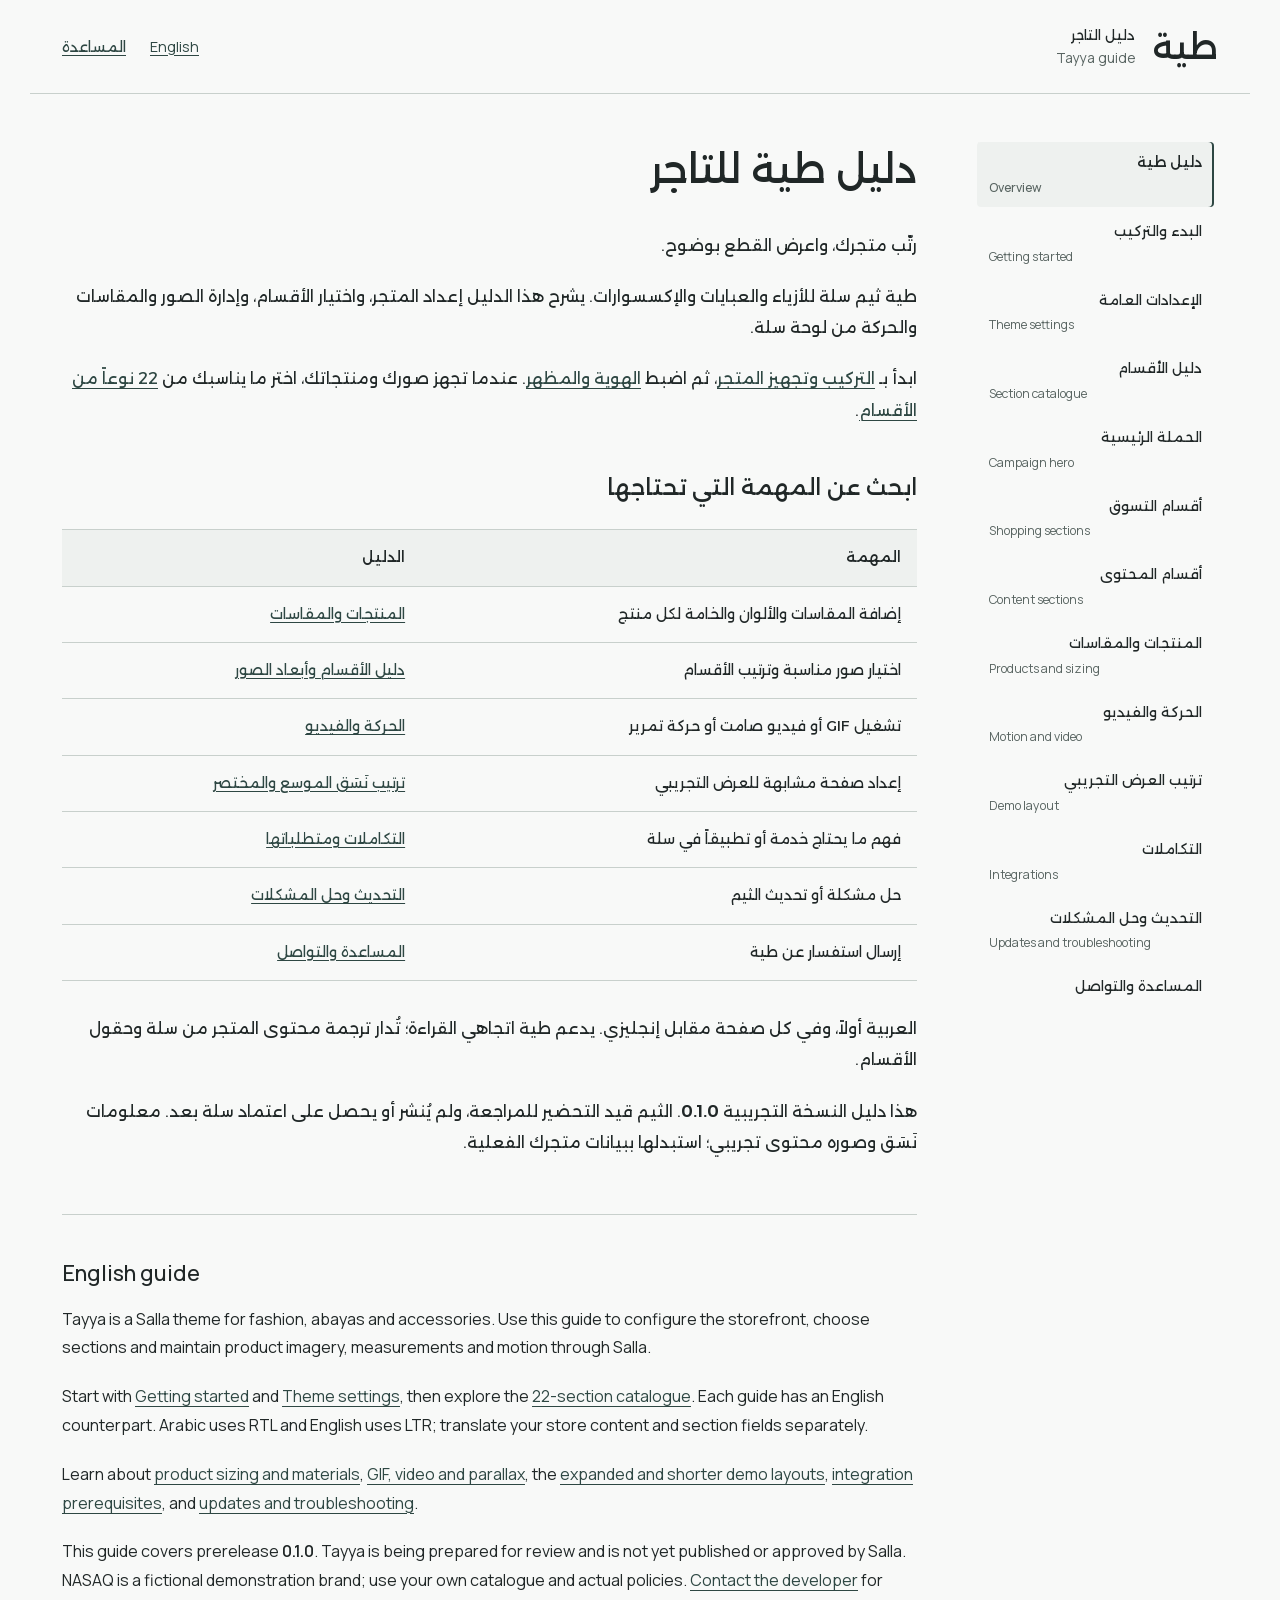
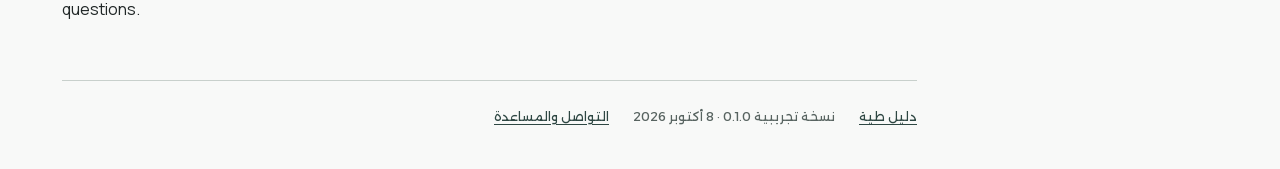
<file: index.html>
<!doctype html>
<html lang="ar" dir="rtl">
<head><meta charset="utf-8"><meta name="viewport" content="width=device-width, initial-scale=1">
<title>دليل طية | Overview — طية Tayya</title><meta name="description" content="دليل طية للتاجر: الإعداد، الأقسام، المقاسات، الصور، الحركة والدعم. Tayya merchant documentation.">
<link rel="icon" href="favicon.svg" type="image/svg+xml"><link rel="stylesheet" href="assets/fonts/tayya.css"><link rel="stylesheet" href="style.css"></head>
<body data-page="index"><a class="skip" href="#content">انتقل إلى المحتوى</a>
<header><a class="brand" href="index.html"><strong>طية</strong><span>دليل التاجر <span lang="en" dir="ltr">Tayya guide</span></span></a>
<div class="header-links"><a href="#english" lang="en" dir="ltr">English</a><a href="support.html">المساعدة</a></div></header>
<div class="layout"><aside class="desktop-nav"><nav aria-label="أدلة طية"><a href="index.html" aria-current="page">دليل طية<span lang="en" dir="ltr">Overview</span></a><a href="getting-started.html">البدء والتركيب<span lang="en" dir="ltr">Getting started</span></a><a href="settings.html">الإعدادات العامة<span lang="en" dir="ltr">Theme settings</span></a><a href="catalogue.html">دليل الأقسام<span lang="en" dir="ltr">Section catalogue</span></a><a href="campaign.html">الحملة الرئيسية<span lang="en" dir="ltr">Campaign hero</span></a><a href="commerce.html">أقسام التسوق<span lang="en" dir="ltr">Shopping sections</span></a><a href="editorial.html">أقسام المحتوى<span lang="en" dir="ltr">Content sections</span></a><a href="products-and-content.html">المنتجات والمقاسات<span lang="en" dir="ltr">Products and sizing</span></a><a href="motion-and-video.html">الحركة والفيديو<span lang="en" dir="ltr">Motion and video</span></a><a href="demo-layout.html">ترتيب العرض التجريبي<span lang="en" dir="ltr">Demo layout</span></a><a href="integrations.html">التكاملات<span lang="en" dir="ltr">Integrations</span></a><a href="updates-and-troubleshooting.html">التحديث وحل المشكلات<span lang="en" dir="ltr">Updates and troubleshooting</span></a><a href="support.html">المساعدة والتواصل<span lang="en" dir="ltr">Help and contact</span></a></nav></aside>
<div class="reading"><details class="mobile-nav"><summary>فهرس الدليل <span lang="en" dir="ltr">Contents</span></summary><nav aria-label="أدلة طية"><a href="index.html" aria-current="page">دليل طية<span lang="en" dir="ltr">Overview</span></a><a href="getting-started.html">البدء والتركيب<span lang="en" dir="ltr">Getting started</span></a><a href="settings.html">الإعدادات العامة<span lang="en" dir="ltr">Theme settings</span></a><a href="catalogue.html">دليل الأقسام<span lang="en" dir="ltr">Section catalogue</span></a><a href="campaign.html">الحملة الرئيسية<span lang="en" dir="ltr">Campaign hero</span></a><a href="commerce.html">أقسام التسوق<span lang="en" dir="ltr">Shopping sections</span></a><a href="editorial.html">أقسام المحتوى<span lang="en" dir="ltr">Content sections</span></a><a href="products-and-content.html">المنتجات والمقاسات<span lang="en" dir="ltr">Products and sizing</span></a><a href="motion-and-video.html">الحركة والفيديو<span lang="en" dir="ltr">Motion and video</span></a><a href="demo-layout.html">ترتيب العرض التجريبي<span lang="en" dir="ltr">Demo layout</span></a><a href="integrations.html">التكاملات<span lang="en" dir="ltr">Integrations</span></a><a href="updates-and-troubleshooting.html">التحديث وحل المشكلات<span lang="en" dir="ltr">Updates and troubleshooting</span></a><a href="support.html">المساعدة والتواصل<span lang="en" dir="ltr">Help and contact</span></a></nav></details>
<main id="content" tabindex="-1"><h1 id="_1">دليل طية للتاجر</h1>
<p>رتّب متجرك، واعرض القطع بوضوح.</p>
<p>طية ثيم سلة للأزياء والعبايات والإكسسوارات. يشرح هذا الدليل إعداد المتجر، واختيار الأقسام، وإدارة الصور والمقاسات والحركة من لوحة سلة.</p>
<p>ابدأ بـ <a href="getting-started.html">التركيب وتجهيز المتجر</a>، ثم اضبط <a href="settings.html">الهوية والمظهر</a>. عندما تجهز صورك ومنتجاتك، اختر ما يناسبك من <a href="catalogue.html">22 نوعاً من الأقسام</a>.</p>
<h2 id="_2">ابحث عن المهمة التي تحتاجها</h2>
<div class="table-scroll" role="region" tabindex="0" aria-label="جدول قابل للتمرير"><table>
<thead>
<tr>
<th scope="col">المهمة</th>
<th scope="col">الدليل</th>
</tr>
</thead>
<tbody>
<tr>
<td>إضافة المقاسات والألوان والخامة لكل منتج</td>
<td><a href="products-and-content.html">المنتجات والمقاسات</a></td>
</tr>
<tr>
<td>اختيار صور مناسبة وترتيب الأقسام</td>
<td><a href="catalogue.html">دليل الأقسام وأبعاد الصور</a></td>
</tr>
<tr>
<td>تشغيل GIF أو فيديو صامت أو حركة تمرير</td>
<td><a href="motion-and-video.html">الحركة والفيديو</a></td>
</tr>
<tr>
<td>إعداد صفحة مشابهة للعرض التجريبي</td>
<td><a href="demo-layout.html">ترتيب نَسَق الموسع والمختصر</a></td>
</tr>
<tr>
<td>فهم ما يحتاج خدمة أو تطبيقاً في سلة</td>
<td><a href="integrations.html">التكاملات ومتطلباتها</a></td>
</tr>
<tr>
<td>حل مشكلة أو تحديث الثيم</td>
<td><a href="updates-and-troubleshooting.html">التحديث وحل المشكلات</a></td>
</tr>
<tr>
<td>إرسال استفسار عن طية</td>
<td><a href="support.html">المساعدة والتواصل</a></td>
</tr>
</tbody>
</table></div>
<p>العربية أولاً، وفي كل صفحة مقابل إنجليزي. يدعم طية اتجاهي القراءة؛ تُدار ترجمة محتوى المتجر من سلة وحقول الأقسام.</p>
<p>هذا دليل النسخة التجريبية <strong>0.1.0</strong>. الثيم قيد التحضير للمراجعة، ولم يُنشر أو يحصل على اعتماد سلة بعد. معلومات نَسَق وصوره محتوى تجريبي؛ استبدلها ببيانات متجرك الفعلية.</p><section id="english" lang="en" dir="ltr"><h2>English guide</h2><p>Tayya is a Salla theme for fashion, abayas and accessories. Use this guide to configure the storefront, choose sections and maintain product imagery, measurements and motion through Salla.</p>
<p>Start with <a href="getting-started.html">Getting started</a> and <a href="settings.html">Theme settings</a>, then explore the <a href="catalogue.html">22-section catalogue</a>. Each guide has an English counterpart. Arabic uses RTL and English uses LTR; translate your store content and section fields separately.</p>
<p>Learn about <a href="products-and-content.html">product sizing and materials</a>, <a href="motion-and-video.html">GIF, video and parallax</a>, the <a href="demo-layout.html">expanded and shorter demo layouts</a>, <a href="integrations.html">integration prerequisites</a>, and <a href="updates-and-troubleshooting.html">updates and troubleshooting</a>.</p>
<p>This guide covers prerelease <strong>0.1.0</strong>. Tayya is being prepared for review and is not yet published or approved by Salla. NASAQ is a fictional demonstration brand; use your own catalogue and actual policies. <a href="support.html">Contact the developer</a> for questions.</p></section></main>
<footer><a href="index.html">دليل طية</a><span>نسخة تجريبية <bdi>0.1.0</bdi> · <time datetime="2026-10-08">8 أكتوبر 2026</time></span><a href="support.html">التواصل والمساعدة</a></footer></div></div></body></html>
</file>
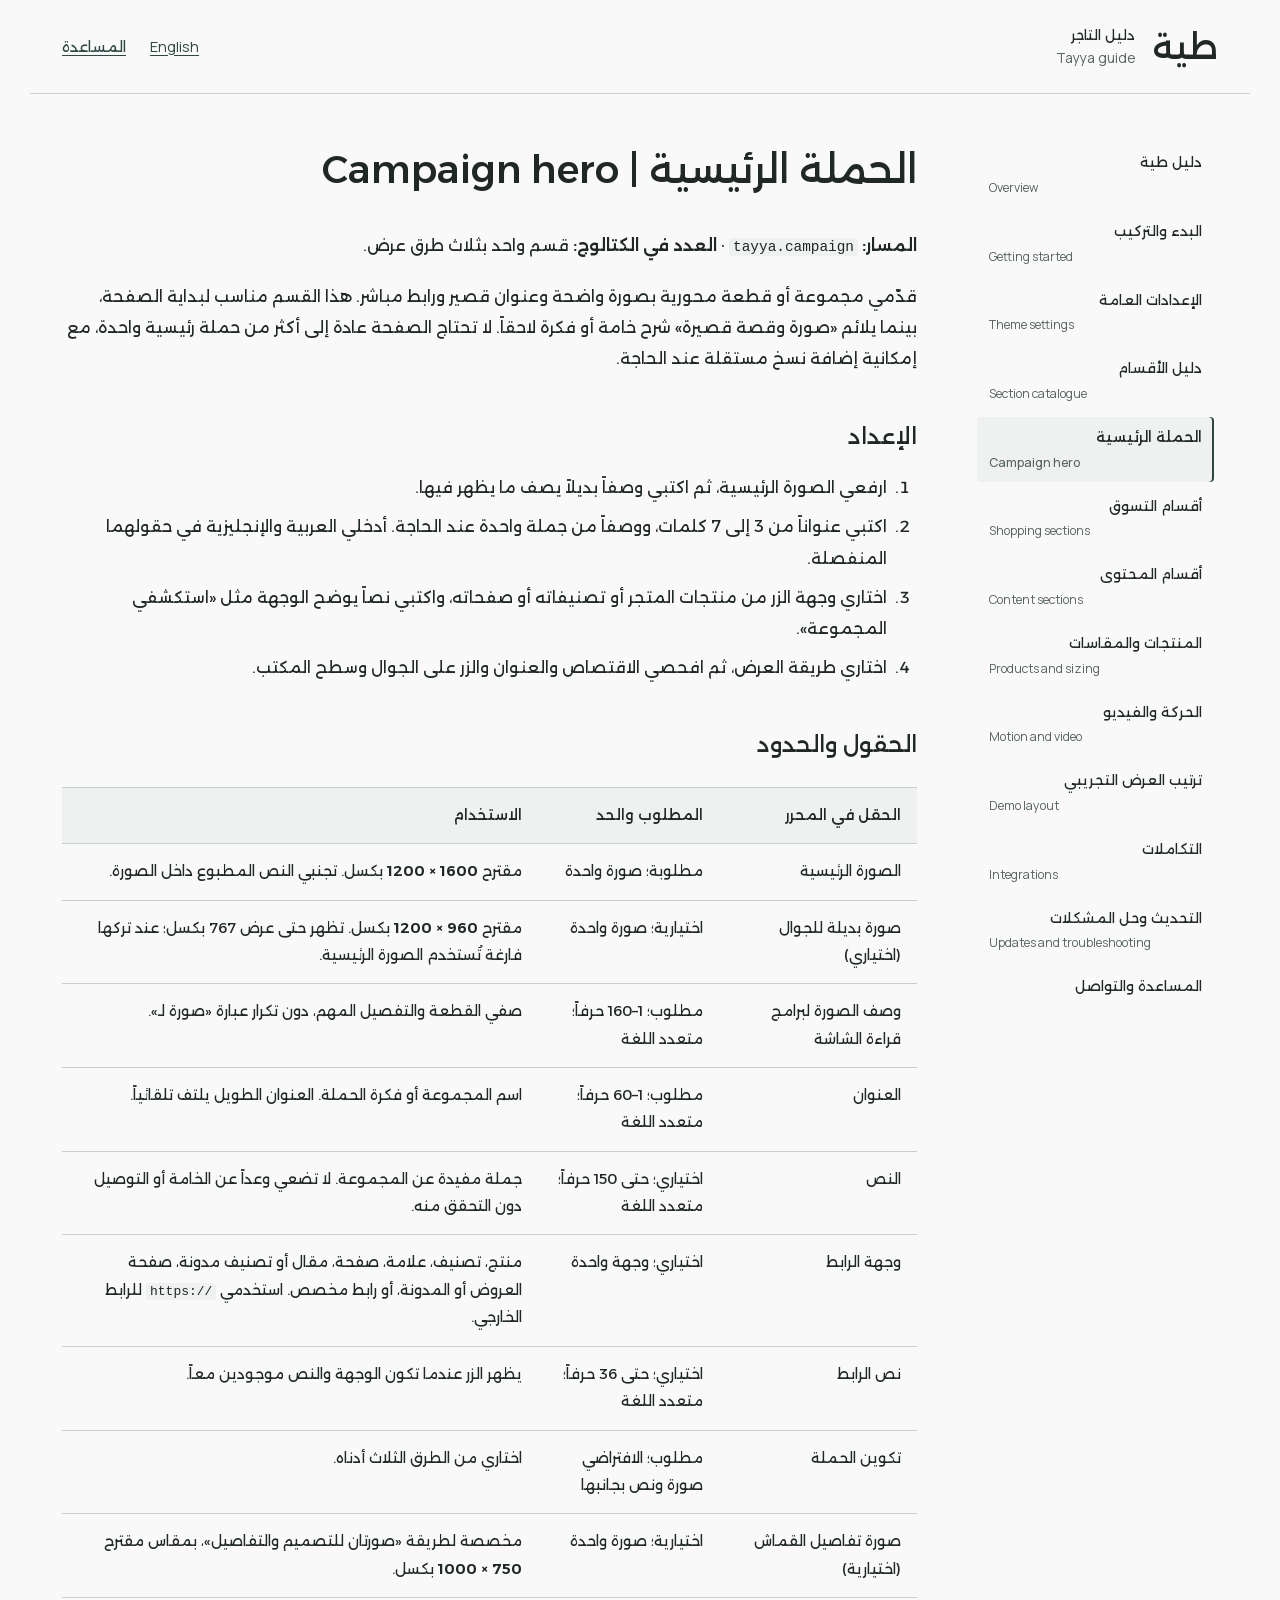
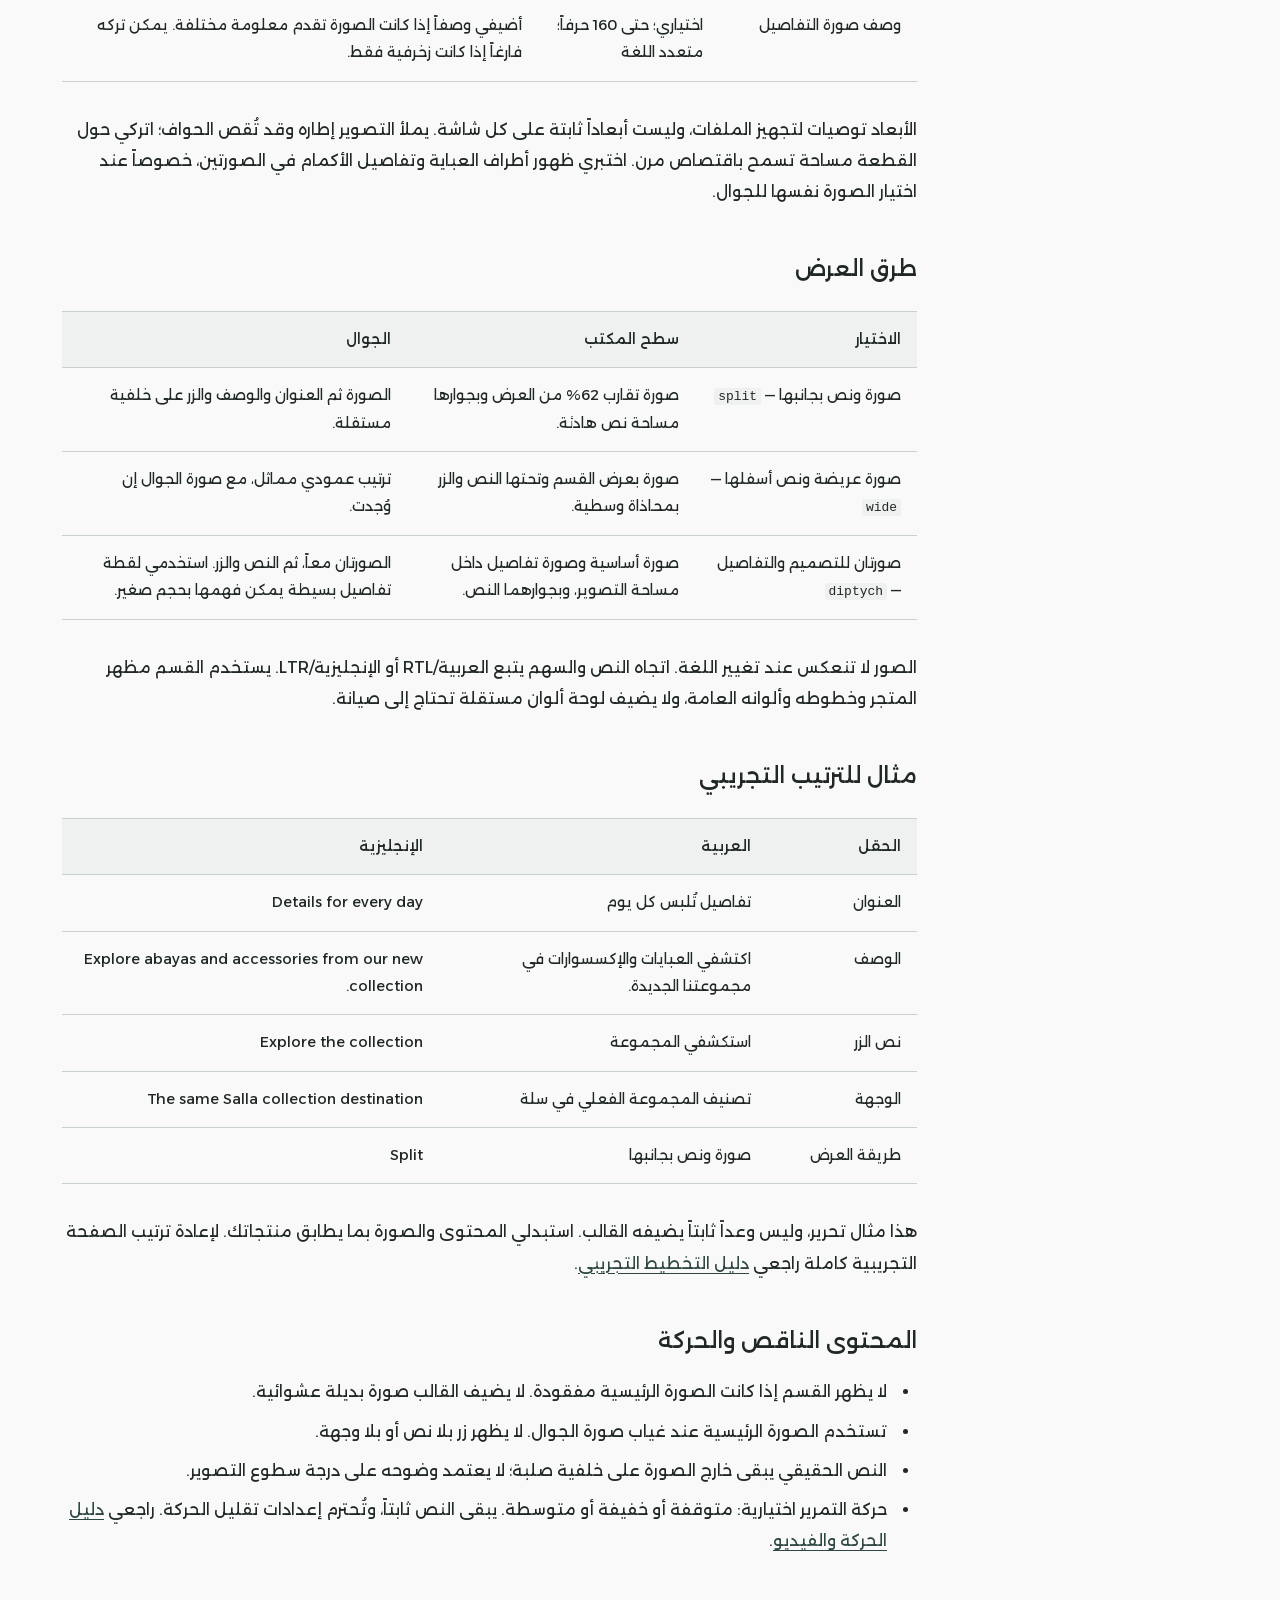
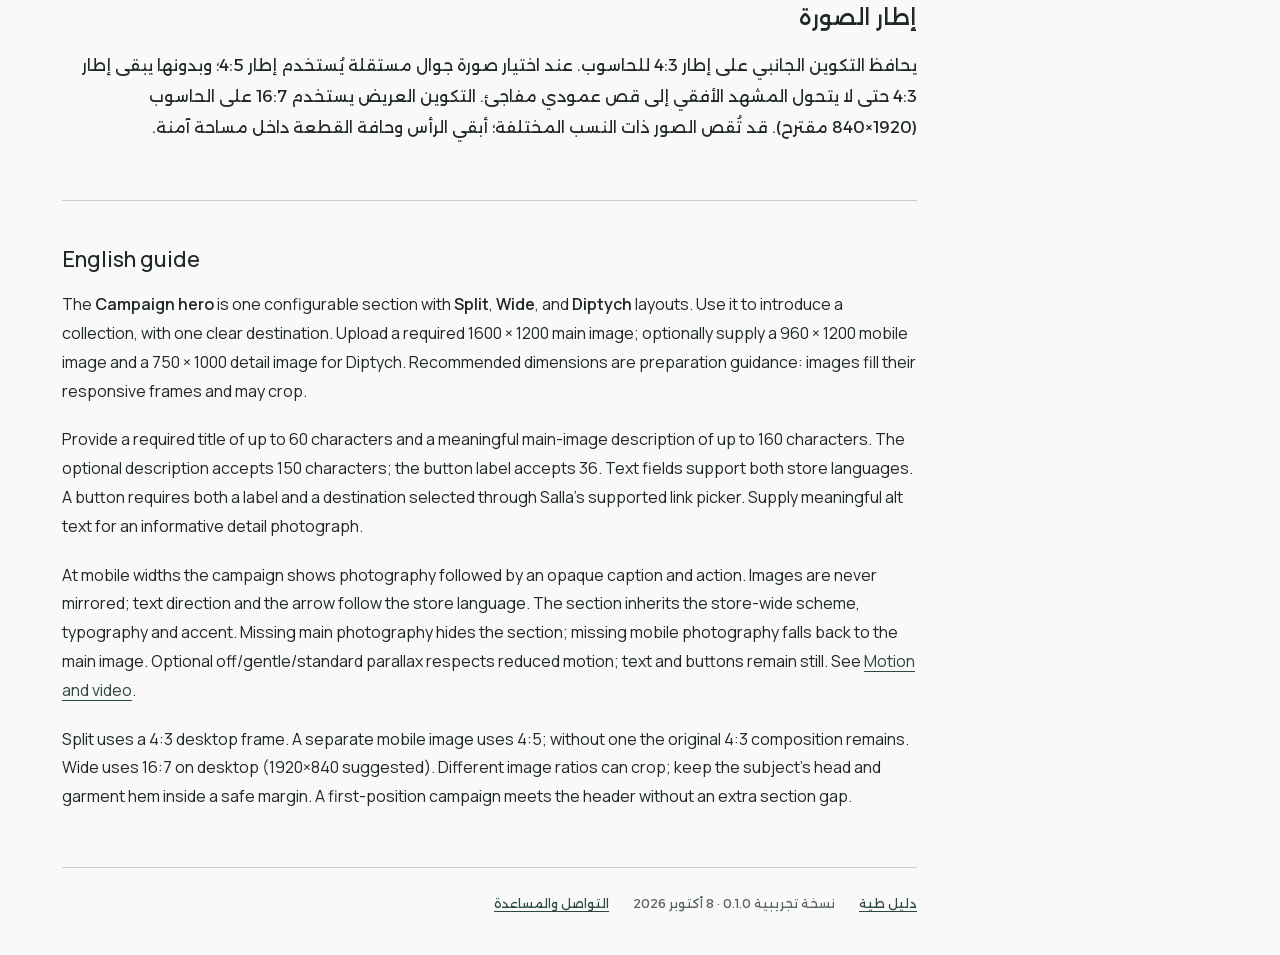
<file: campaign.html>
<!doctype html>
<html lang="ar" dir="rtl">
<head><meta charset="utf-8"><meta name="viewport" content="width=device-width, initial-scale=1">
<title>الحملة الرئيسية | Campaign hero — طية Tayya</title><meta name="description" content="دليل طية للتاجر: الإعداد، الأقسام، المقاسات، الصور، الحركة والدعم. Tayya merchant documentation.">
<link rel="icon" href="favicon.svg" type="image/svg+xml"><link rel="stylesheet" href="assets/fonts/tayya.css"><link rel="stylesheet" href="style.css"></head>
<body data-page="campaign"><a class="skip" href="#content">انتقل إلى المحتوى</a>
<header><a class="brand" href="index.html"><strong>طية</strong><span>دليل التاجر <span lang="en" dir="ltr">Tayya guide</span></span></a>
<div class="header-links"><a href="#english" lang="en" dir="ltr">English</a><a href="support.html">المساعدة</a></div></header>
<div class="layout"><aside class="desktop-nav"><nav aria-label="أدلة طية"><a href="index.html">دليل طية<span lang="en" dir="ltr">Overview</span></a><a href="getting-started.html">البدء والتركيب<span lang="en" dir="ltr">Getting started</span></a><a href="settings.html">الإعدادات العامة<span lang="en" dir="ltr">Theme settings</span></a><a href="catalogue.html">دليل الأقسام<span lang="en" dir="ltr">Section catalogue</span></a><a href="campaign.html" aria-current="page">الحملة الرئيسية<span lang="en" dir="ltr">Campaign hero</span></a><a href="commerce.html">أقسام التسوق<span lang="en" dir="ltr">Shopping sections</span></a><a href="editorial.html">أقسام المحتوى<span lang="en" dir="ltr">Content sections</span></a><a href="products-and-content.html">المنتجات والمقاسات<span lang="en" dir="ltr">Products and sizing</span></a><a href="motion-and-video.html">الحركة والفيديو<span lang="en" dir="ltr">Motion and video</span></a><a href="demo-layout.html">ترتيب العرض التجريبي<span lang="en" dir="ltr">Demo layout</span></a><a href="integrations.html">التكاملات<span lang="en" dir="ltr">Integrations</span></a><a href="updates-and-troubleshooting.html">التحديث وحل المشكلات<span lang="en" dir="ltr">Updates and troubleshooting</span></a><a href="support.html">المساعدة والتواصل<span lang="en" dir="ltr">Help and contact</span></a></nav></aside>
<div class="reading"><details class="mobile-nav"><summary>فهرس الدليل <span lang="en" dir="ltr">Contents</span></summary><nav aria-label="أدلة طية"><a href="index.html">دليل طية<span lang="en" dir="ltr">Overview</span></a><a href="getting-started.html">البدء والتركيب<span lang="en" dir="ltr">Getting started</span></a><a href="settings.html">الإعدادات العامة<span lang="en" dir="ltr">Theme settings</span></a><a href="catalogue.html">دليل الأقسام<span lang="en" dir="ltr">Section catalogue</span></a><a href="campaign.html" aria-current="page">الحملة الرئيسية<span lang="en" dir="ltr">Campaign hero</span></a><a href="commerce.html">أقسام التسوق<span lang="en" dir="ltr">Shopping sections</span></a><a href="editorial.html">أقسام المحتوى<span lang="en" dir="ltr">Content sections</span></a><a href="products-and-content.html">المنتجات والمقاسات<span lang="en" dir="ltr">Products and sizing</span></a><a href="motion-and-video.html">الحركة والفيديو<span lang="en" dir="ltr">Motion and video</span></a><a href="demo-layout.html">ترتيب العرض التجريبي<span lang="en" dir="ltr">Demo layout</span></a><a href="integrations.html">التكاملات<span lang="en" dir="ltr">Integrations</span></a><a href="updates-and-troubleshooting.html">التحديث وحل المشكلات<span lang="en" dir="ltr">Updates and troubleshooting</span></a><a href="support.html">المساعدة والتواصل<span lang="en" dir="ltr">Help and contact</span></a></nav></details>
<main id="content" tabindex="-1"><h1 id="campaign-hero">الحملة الرئيسية | Campaign hero</h1>
<p><strong>المسار:</strong> <code>tayya.campaign</code> · <strong>العدد في الكتالوج:</strong> قسم واحد بثلاث طرق عرض.</p>
<p>قدّمي مجموعة أو قطعة محورية بصورة واضحة وعنوان قصير ورابط مباشر. هذا القسم مناسب لبداية الصفحة، بينما يلائم «صورة وقصة قصيرة» شرح خامة أو فكرة لاحقاً. لا تحتاج الصفحة عادة إلى أكثر من حملة رئيسية واحدة، مع إمكانية إضافة نسخ مستقلة عند الحاجة.</p>
<h2 id="_1">الإعداد</h2>
<ol>
<li>ارفعي الصورة الرئيسية، ثم اكتبي وصفاً بديلاً يصف ما يظهر فيها.</li>
<li>اكتبي عنواناً من 3 إلى 7 كلمات، ووصفاً من جملة واحدة عند الحاجة. أدخلي العربية والإنجليزية في حقولهما المنفصلة.</li>
<li>اختاري وجهة الزر من منتجات المتجر أو تصنيفاته أو صفحاته، واكتبي نصاً يوضح الوجهة مثل «استكشفي المجموعة».</li>
<li>اختاري طريقة العرض، ثم افحصي الاقتصاص والعنوان والزر على الجوال وسطح المكتب.</li>
</ol>
<h2 id="_2">الحقول والحدود</h2>
<div class="table-scroll" role="region" tabindex="0" aria-label="جدول قابل للتمرير"><table>
<thead>
<tr>
<th scope="col">الحقل في المحرر</th>
<th scope="col">المطلوب والحد</th>
<th scope="col">الاستخدام</th>
</tr>
</thead>
<tbody>
<tr>
<td>الصورة الرئيسية</td>
<td>مطلوبة؛ صورة واحدة</td>
<td>مقترح <strong>1600 × 1200</strong> بكسل. تجنبي النص المطبوع داخل الصورة.</td>
</tr>
<tr>
<td>صورة بديلة للجوال (اختياري)</td>
<td>اختيارية؛ صورة واحدة</td>
<td>مقترح <strong>960 × 1200</strong> بكسل. تظهر حتى عرض 767 بكسل؛ عند تركها فارغة تُستخدم الصورة الرئيسية.</td>
</tr>
<tr>
<td>وصف الصورة لبرامج قراءة الشاشة</td>
<td>مطلوب؛ 1–160 حرفاً؛ متعدد اللغة</td>
<td>صفي القطعة والتفصيل المهم، دون تكرار عبارة «صورة لـ».</td>
</tr>
<tr>
<td>العنوان</td>
<td>مطلوب؛ 1–60 حرفاً؛ متعدد اللغة</td>
<td>اسم المجموعة أو فكرة الحملة. العنوان الطويل يلتف تلقائياً.</td>
</tr>
<tr>
<td>النص</td>
<td>اختياري؛ حتى 150 حرفاً؛ متعدد اللغة</td>
<td>جملة مفيدة عن المجموعة. لا تضعي وعداً عن الخامة أو التوصيل دون التحقق منه.</td>
</tr>
<tr>
<td>وجهة الرابط</td>
<td>اختياري؛ وجهة واحدة</td>
<td>منتج، تصنيف، علامة، صفحة، مقال أو تصنيف مدونة، صفحة العروض أو المدونة، أو رابط مخصص. استخدمي <code>https://</code> للرابط الخارجي.</td>
</tr>
<tr>
<td>نص الرابط</td>
<td>اختياري؛ حتى 36 حرفاً؛ متعدد اللغة</td>
<td>يظهر الزر عندما تكون الوجهة والنص موجودين معاً.</td>
</tr>
<tr>
<td>تكوين الحملة</td>
<td>مطلوب؛ الافتراضي صورة ونص بجانبها</td>
<td>اختاري من الطرق الثلاث أدناه.</td>
</tr>
<tr>
<td>صورة تفاصيل القماش (اختيارية)</td>
<td>اختيارية؛ صورة واحدة</td>
<td>مخصصة لطريقة «صورتان للتصميم والتفاصيل»، بمقاس مقترح <strong>750 × 1000</strong> بكسل.</td>
</tr>
<tr>
<td>وصف صورة التفاصيل</td>
<td>اختياري؛ حتى 160 حرفاً؛ متعدد اللغة</td>
<td>أضيفي وصفاً إذا كانت الصورة تقدم معلومة مختلفة. يمكن تركه فارغاً إذا كانت زخرفية فقط.</td>
</tr>
</tbody>
</table></div>
<p>الأبعاد توصيات لتجهيز الملفات، وليست أبعاداً ثابتة على كل شاشة. يملأ التصوير إطاره وقد تُقص الحواف؛ اتركي حول القطعة مساحة تسمح باقتصاص مرن. اختبري ظهور أطراف العباية وتفاصيل الأكمام في الصورتين، خصوصاً عند اختيار الصورة نفسها للجوال.</p>
<h2 id="_3">طرق العرض</h2>
<div class="table-scroll" role="region" tabindex="0" aria-label="جدول قابل للتمرير"><table>
<thead>
<tr>
<th scope="col">الاختيار</th>
<th scope="col">سطح المكتب</th>
<th scope="col">الجوال</th>
</tr>
</thead>
<tbody>
<tr>
<td>صورة ونص بجانبها — <code>split</code></td>
<td>صورة تقارب 62% من العرض وبجوارها مساحة نص هادئة.</td>
<td>الصورة ثم العنوان والوصف والزر على خلفية مستقلة.</td>
</tr>
<tr>
<td>صورة عريضة ونص أسفلها — <code>wide</code></td>
<td>صورة بعرض القسم وتحتها النص والزر بمحاذاة وسطية.</td>
<td>ترتيب عمودي مماثل، مع صورة الجوال إن وُجدت.</td>
</tr>
<tr>
<td>صورتان للتصميم والتفاصيل — <code>diptych</code></td>
<td>صورة أساسية وصورة تفاصيل داخل مساحة التصوير، وبجوارهما النص.</td>
<td>الصورتان معاً، ثم النص والزر. استخدمي لقطة تفاصيل بسيطة يمكن فهمها بحجم صغير.</td>
</tr>
</tbody>
</table></div>
<p>الصور لا تنعكس عند تغيير اللغة. اتجاه النص والسهم يتبع العربية/RTL أو الإنجليزية/LTR. يستخدم القسم مظهر المتجر وخطوطه وألوانه العامة، ولا يضيف لوحة ألوان مستقلة تحتاج إلى صيانة.</p>
<h2 id="_4">مثال للترتيب التجريبي</h2>
<div class="table-scroll" role="region" tabindex="0" aria-label="جدول قابل للتمرير"><table>
<thead>
<tr>
<th scope="col">الحقل</th>
<th scope="col">العربية</th>
<th scope="col">الإنجليزية</th>
</tr>
</thead>
<tbody>
<tr>
<td>العنوان</td>
<td>تفاصيل تُلبس كل يوم</td>
<td>Details for every day</td>
</tr>
<tr>
<td>الوصف</td>
<td>اكتشفي العبايات والإكسسوارات في مجموعتنا الجديدة.</td>
<td>Explore abayas and accessories from our new collection.</td>
</tr>
<tr>
<td>نص الزر</td>
<td>استكشفي المجموعة</td>
<td>Explore the collection</td>
</tr>
<tr>
<td>الوجهة</td>
<td>تصنيف المجموعة الفعلي في سلة</td>
<td>The same Salla collection destination</td>
</tr>
<tr>
<td>طريقة العرض</td>
<td>صورة ونص بجانبها</td>
<td>Split</td>
</tr>
</tbody>
</table></div>
<p>هذا مثال تحرير، وليس وعداً ثابتاً يضيفه القالب. استبدلي المحتوى والصورة بما يطابق منتجاتك. لإعادة ترتيب الصفحة التجريبية كاملة راجعي <a href="demo-layout.html">دليل التخطيط التجريبي</a>.</p>
<h2 id="_5">المحتوى الناقص والحركة</h2>
<ul>
<li>لا يظهر القسم إذا كانت الصورة الرئيسية مفقودة. لا يضيف القالب صورة بديلة عشوائية.</li>
<li>تستخدم الصورة الرئيسية عند غياب صورة الجوال. لا يظهر زر بلا نص أو بلا وجهة.</li>
<li>النص الحقيقي يبقى خارج الصورة على خلفية صلبة؛ لا يعتمد وضوحه على درجة سطوع التصوير.</li>
<li>حركة التمرير اختيارية: متوقفة أو خفيفة أو متوسطة. يبقى النص ثابتاً، وتُحترم إعدادات تقليل الحركة. راجعي <a href="motion-and-video.html">دليل الحركة والفيديو</a>.</li>
</ul>
<h2 id="_6">إطار الصورة</h2>
<p>يحافظ التكوين الجانبي على إطار 4:3 للحاسوب. عند اختيار صورة جوال مستقلة يُستخدم إطار 4:5؛ وبدونها يبقى إطار 4:3 حتى لا يتحول المشهد الأفقي إلى قص عمودي مفاجئ. التكوين العريض يستخدم 16:7 على الحاسوب (1920×840 مقترح). قد تُقص الصور ذات النسب المختلفة؛ أبقي الرأس وحافة القطعة داخل مساحة آمنة.</p><section id="english" lang="en" dir="ltr"><h2>English guide</h2><p>The <strong>Campaign hero</strong> is one configurable section with <strong>Split</strong>, <strong>Wide</strong>, and <strong>Diptych</strong> layouts. Use it to introduce a collection, with one clear destination. Upload a required 1600 × 1200 main image; optionally supply a 960 × 1200 mobile image and a 750 × 1000 detail image for Diptych. Recommended dimensions are preparation guidance: images fill their responsive frames and may crop.</p>
<p>Provide a required title of up to 60 characters and a meaningful main-image description of up to 160 characters. The optional description accepts 150 characters; the button label accepts 36. Text fields support both store languages. A button requires both a label and a destination selected through Salla's supported link picker. Supply meaningful alt text for an informative detail photograph.</p>
<p>At mobile widths the campaign shows photography followed by an opaque caption and action. Images are never mirrored; text direction and the arrow follow the store language. The section inherits the store-wide scheme, typography and accent. Missing main photography hides the section; missing mobile photography falls back to the main image. Optional off/gentle/standard parallax respects reduced motion; text and buttons remain still. See <a href="motion-and-video.html">Motion and video</a>.</p>
<p>Split uses a 4:3 desktop frame. A separate mobile image uses 4:5; without one the original 4:3 composition remains. Wide uses 16:7 on desktop (1920×840 suggested). Different image ratios can crop; keep the subject's head and garment hem inside a safe margin. A first-position campaign meets the header without an extra section gap.</p></section></main>
<footer><a href="index.html">دليل طية</a><span>نسخة تجريبية <bdi>0.1.0</bdi> · <time datetime="2026-10-08">8 أكتوبر 2026</time></span><a href="support.html">التواصل والمساعدة</a></footer></div></div></body></html>
</file>
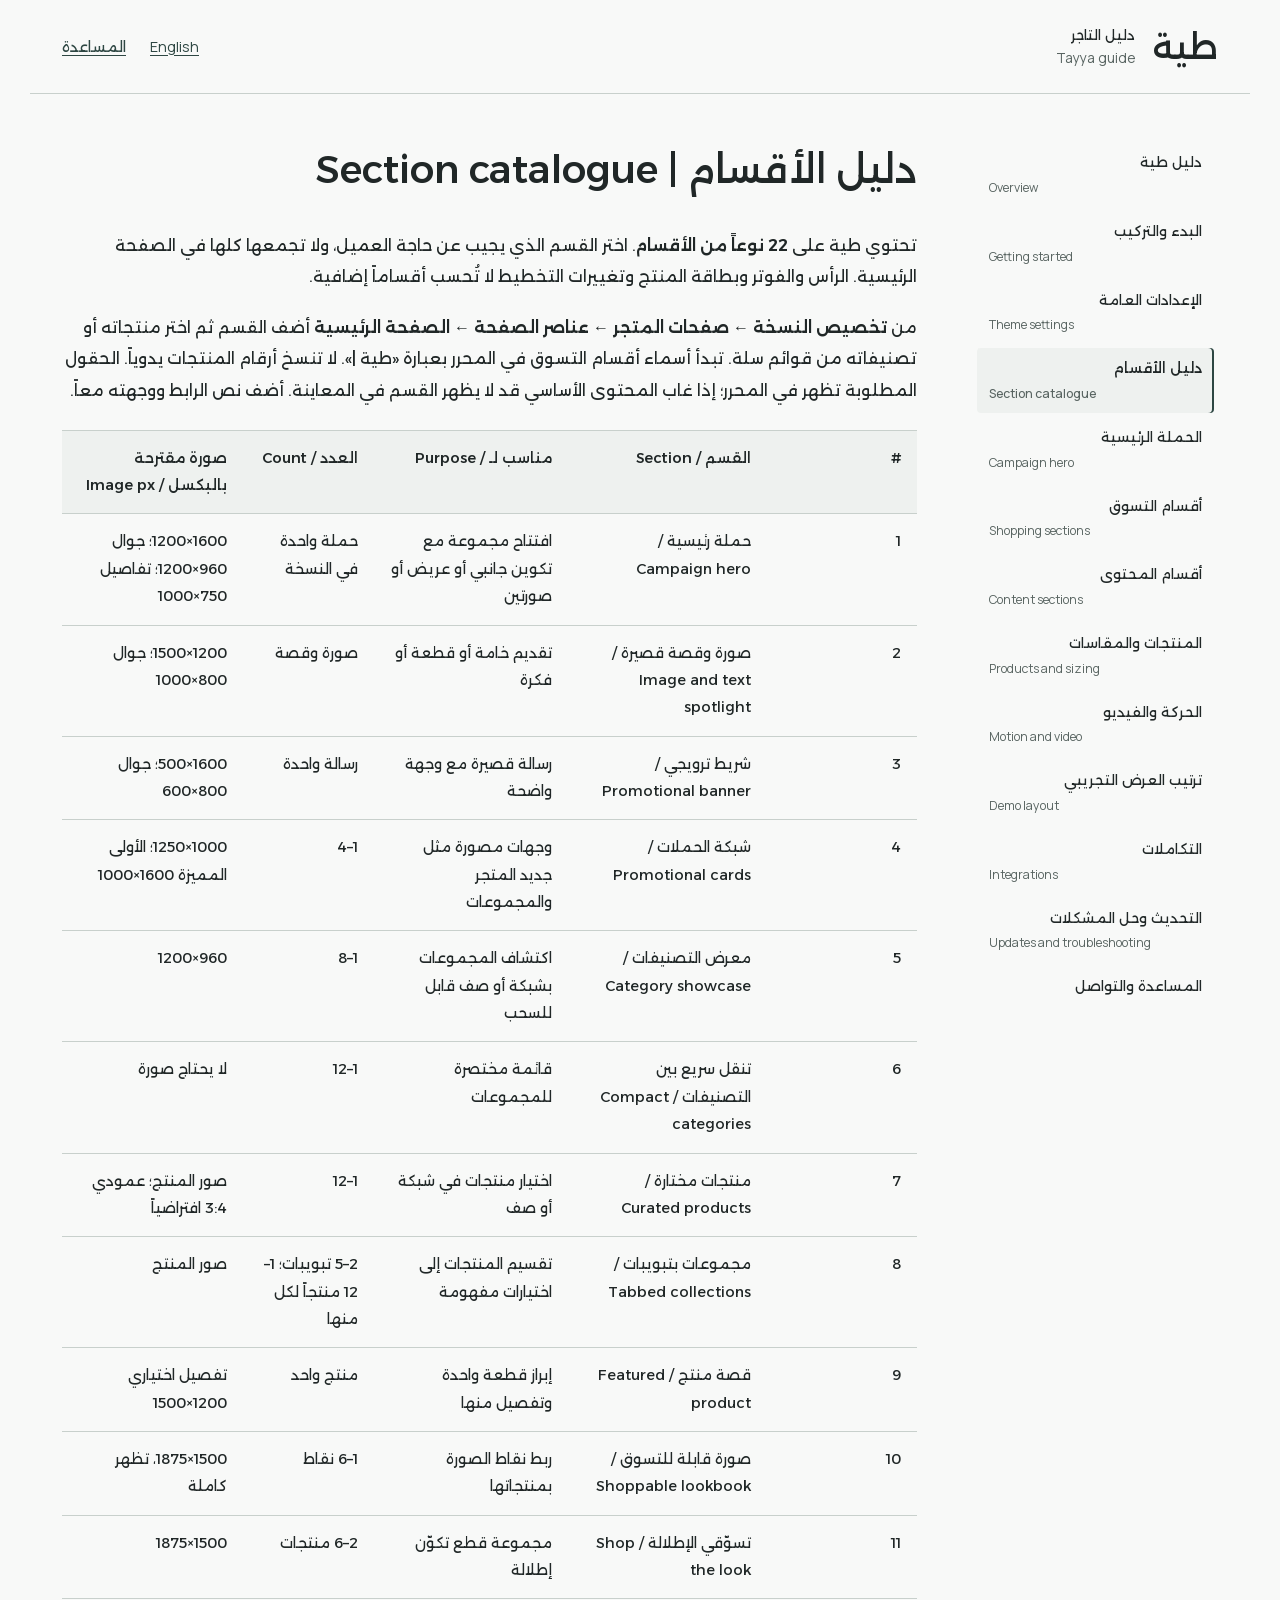
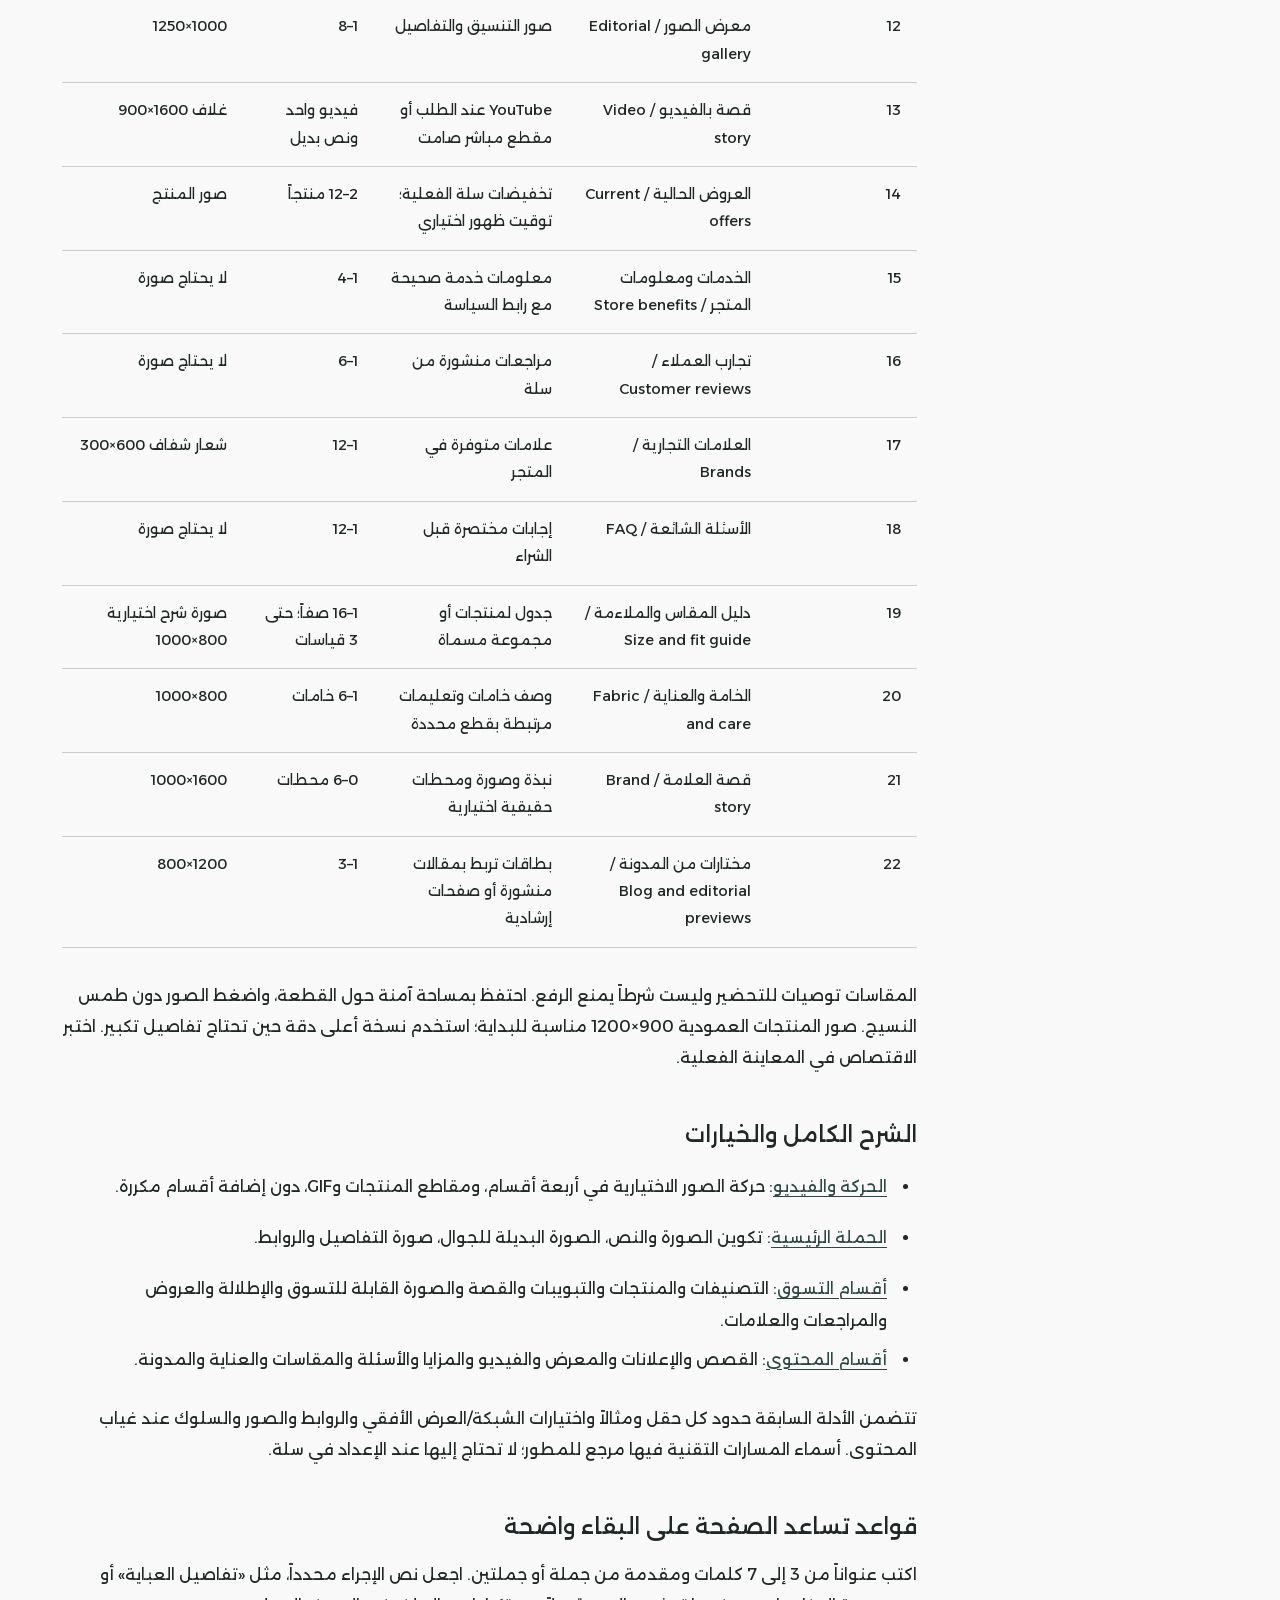
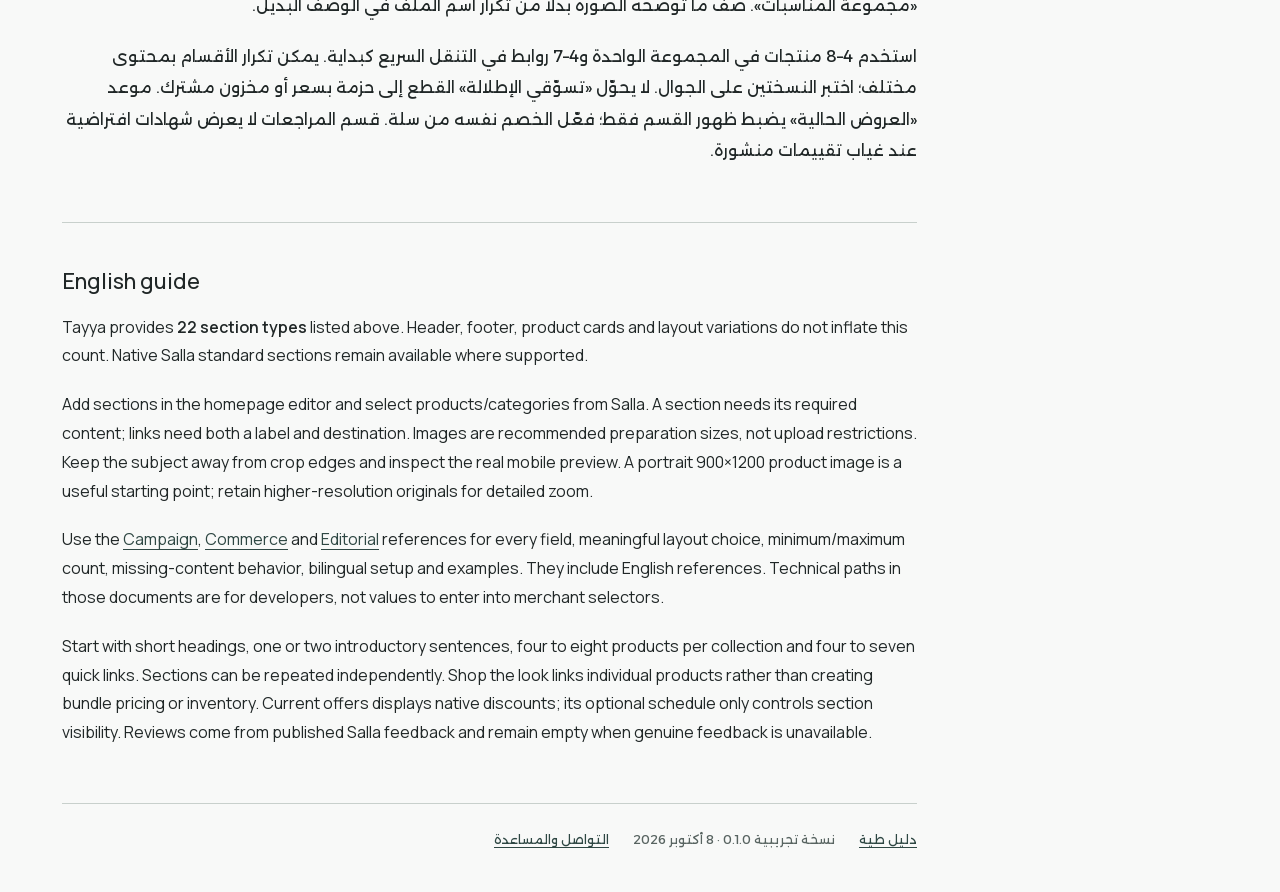
<file: catalogue.html>
<!doctype html>
<html lang="ar" dir="rtl">
<head><meta charset="utf-8"><meta name="viewport" content="width=device-width, initial-scale=1">
<title>دليل الأقسام | Section catalogue — طية Tayya</title><meta name="description" content="دليل طية للتاجر: الإعداد، الأقسام، المقاسات، الصور، الحركة والدعم. Tayya merchant documentation.">
<link rel="icon" href="favicon.svg" type="image/svg+xml"><link rel="stylesheet" href="assets/fonts/tayya.css"><link rel="stylesheet" href="style.css"></head>
<body data-page="catalogue"><a class="skip" href="#content">انتقل إلى المحتوى</a>
<header><a class="brand" href="index.html"><strong>طية</strong><span>دليل التاجر <span lang="en" dir="ltr">Tayya guide</span></span></a>
<div class="header-links"><a href="#english" lang="en" dir="ltr">English</a><a href="support.html">المساعدة</a></div></header>
<div class="layout"><aside class="desktop-nav"><nav aria-label="أدلة طية"><a href="index.html">دليل طية<span lang="en" dir="ltr">Overview</span></a><a href="getting-started.html">البدء والتركيب<span lang="en" dir="ltr">Getting started</span></a><a href="settings.html">الإعدادات العامة<span lang="en" dir="ltr">Theme settings</span></a><a href="catalogue.html" aria-current="page">دليل الأقسام<span lang="en" dir="ltr">Section catalogue</span></a><a href="campaign.html">الحملة الرئيسية<span lang="en" dir="ltr">Campaign hero</span></a><a href="commerce.html">أقسام التسوق<span lang="en" dir="ltr">Shopping sections</span></a><a href="editorial.html">أقسام المحتوى<span lang="en" dir="ltr">Content sections</span></a><a href="products-and-content.html">المنتجات والمقاسات<span lang="en" dir="ltr">Products and sizing</span></a><a href="motion-and-video.html">الحركة والفيديو<span lang="en" dir="ltr">Motion and video</span></a><a href="demo-layout.html">ترتيب العرض التجريبي<span lang="en" dir="ltr">Demo layout</span></a><a href="integrations.html">التكاملات<span lang="en" dir="ltr">Integrations</span></a><a href="updates-and-troubleshooting.html">التحديث وحل المشكلات<span lang="en" dir="ltr">Updates and troubleshooting</span></a><a href="support.html">المساعدة والتواصل<span lang="en" dir="ltr">Help and contact</span></a></nav></aside>
<div class="reading"><details class="mobile-nav"><summary>فهرس الدليل <span lang="en" dir="ltr">Contents</span></summary><nav aria-label="أدلة طية"><a href="index.html">دليل طية<span lang="en" dir="ltr">Overview</span></a><a href="getting-started.html">البدء والتركيب<span lang="en" dir="ltr">Getting started</span></a><a href="settings.html">الإعدادات العامة<span lang="en" dir="ltr">Theme settings</span></a><a href="catalogue.html" aria-current="page">دليل الأقسام<span lang="en" dir="ltr">Section catalogue</span></a><a href="campaign.html">الحملة الرئيسية<span lang="en" dir="ltr">Campaign hero</span></a><a href="commerce.html">أقسام التسوق<span lang="en" dir="ltr">Shopping sections</span></a><a href="editorial.html">أقسام المحتوى<span lang="en" dir="ltr">Content sections</span></a><a href="products-and-content.html">المنتجات والمقاسات<span lang="en" dir="ltr">Products and sizing</span></a><a href="motion-and-video.html">الحركة والفيديو<span lang="en" dir="ltr">Motion and video</span></a><a href="demo-layout.html">ترتيب العرض التجريبي<span lang="en" dir="ltr">Demo layout</span></a><a href="integrations.html">التكاملات<span lang="en" dir="ltr">Integrations</span></a><a href="updates-and-troubleshooting.html">التحديث وحل المشكلات<span lang="en" dir="ltr">Updates and troubleshooting</span></a><a href="support.html">المساعدة والتواصل<span lang="en" dir="ltr">Help and contact</span></a></nav></details>
<main id="content" tabindex="-1"><h1 id="section-catalogue">دليل الأقسام | Section catalogue</h1>
<p>تحتوي طية على <strong>22 نوعاً من الأقسام</strong>. اختر القسم الذي يجيب عن حاجة العميل، ولا تجمعها كلها في الصفحة الرئيسية. الرأس والفوتر وبطاقة المنتج وتغييرات التخطيط لا تُحسب أقساماً إضافية.</p>
<p>من <strong>تخصيص النسخة ← صفحات المتجر ← عناصر الصفحة ← الصفحة الرئيسية</strong> أضف القسم ثم اختر منتجاته أو تصنيفاته من قوائم سلة. تبدأ أسماء أقسام التسوق في المحرر بعبارة «طية |». لا تنسخ أرقام المنتجات يدوياً. الحقول المطلوبة تظهر في المحرر؛ إذا غاب المحتوى الأساسي قد لا يظهر القسم في المعاينة. أضف نص الرابط ووجهته معاً.</p>
<div class="table-scroll" role="region" tabindex="0" aria-label="جدول قابل للتمرير"><table>
<thead>
<tr>
<th scope="col">#</th>
<th scope="col">القسم / Section</th>
<th scope="col">مناسب لـ / Purpose</th>
<th scope="col">العدد / Count</th>
<th scope="col">صورة مقترحة بالبكسل / Image px</th>
</tr>
</thead>
<tbody>
<tr>
<td>1</td>
<td>حملة رئيسية / Campaign hero</td>
<td>افتتاح مجموعة مع تكوين جانبي أو عريض أو صورتين</td>
<td>حملة واحدة في النسخة</td>
<td>1600×1200؛ جوال 960×1200؛ تفاصيل 750×1000</td>
</tr>
<tr>
<td>2</td>
<td>صورة وقصة قصيرة / Image and text spotlight</td>
<td>تقديم خامة أو قطعة أو فكرة</td>
<td>صورة وقصة</td>
<td>1200×1500؛ جوال 800×1000</td>
</tr>
<tr>
<td>3</td>
<td>شريط ترويجي / Promotional banner</td>
<td>رسالة قصيرة مع وجهة واضحة</td>
<td>رسالة واحدة</td>
<td>1600×500؛ جوال 800×600</td>
</tr>
<tr>
<td>4</td>
<td>شبكة الحملات / Promotional cards</td>
<td>وجهات مصورة مثل جديد المتجر والمجموعات</td>
<td>1–4</td>
<td>1000×1250؛ الأولى المميزة 1600×1000</td>
</tr>
<tr>
<td>5</td>
<td>معرض التصنيفات / Category showcase</td>
<td>اكتشاف المجموعات بشبكة أو صف قابل للسحب</td>
<td>1–8</td>
<td>960×1200</td>
</tr>
<tr>
<td>6</td>
<td>تنقل سريع بين التصنيفات / Compact categories</td>
<td>قائمة مختصرة للمجموعات</td>
<td>1–12</td>
<td>لا يحتاج صورة</td>
</tr>
<tr>
<td>7</td>
<td>منتجات مختارة / Curated products</td>
<td>اختيار منتجات في شبكة أو صف</td>
<td>1–12</td>
<td>صور المنتج؛ عمودي 3:4 افتراضياً</td>
</tr>
<tr>
<td>8</td>
<td>مجموعات بتبويبات / Tabbed collections</td>
<td>تقسيم المنتجات إلى اختيارات مفهومة</td>
<td>2–5 تبويبات؛ 1–12 منتجاً لكل منها</td>
<td>صور المنتج</td>
</tr>
<tr>
<td>9</td>
<td>قصة منتج / Featured product</td>
<td>إبراز قطعة واحدة وتفصيل منها</td>
<td>منتج واحد</td>
<td>تفصيل اختياري 1200×1500</td>
</tr>
<tr>
<td>10</td>
<td>صورة قابلة للتسوق / Shoppable lookbook</td>
<td>ربط نقاط الصورة بمنتجاتها</td>
<td>1–6 نقاط</td>
<td>1500×1875، تظهر كاملة</td>
</tr>
<tr>
<td>11</td>
<td>تسوّقي الإطلالة / Shop the look</td>
<td>مجموعة قطع تكوّن إطلالة</td>
<td>2–6 منتجات</td>
<td>1500×1875</td>
</tr>
<tr>
<td>12</td>
<td>معرض الصور / Editorial gallery</td>
<td>صور التنسيق والتفاصيل</td>
<td>1–8</td>
<td>1000×1250</td>
</tr>
<tr>
<td>13</td>
<td>قصة بالفيديو / Video story</td>
<td>YouTube عند الطلب أو مقطع مباشر صامت</td>
<td>فيديو واحد ونص بديل</td>
<td>غلاف 1600×900</td>
</tr>
<tr>
<td>14</td>
<td>العروض الحالية / Current offers</td>
<td>تخفيضات سلة الفعلية؛ توقيت ظهور اختياري</td>
<td>2–12 منتجاً</td>
<td>صور المنتج</td>
</tr>
<tr>
<td>15</td>
<td>الخدمات ومعلومات المتجر / Store benefits</td>
<td>معلومات خدمة صحيحة مع رابط السياسة</td>
<td>1–4</td>
<td>لا يحتاج صورة</td>
</tr>
<tr>
<td>16</td>
<td>تجارب العملاء / Customer reviews</td>
<td>مراجعات منشورة من سلة</td>
<td>1–6</td>
<td>لا يحتاج صورة</td>
</tr>
<tr>
<td>17</td>
<td>العلامات التجارية / Brands</td>
<td>علامات متوفرة في المتجر</td>
<td>1–12</td>
<td>شعار شفاف 600×300</td>
</tr>
<tr>
<td>18</td>
<td>الأسئلة الشائعة / FAQ</td>
<td>إجابات مختصرة قبل الشراء</td>
<td>1–12</td>
<td>لا يحتاج صورة</td>
</tr>
<tr>
<td>19</td>
<td>دليل المقاس والملاءمة / Size and fit guide</td>
<td>جدول لمنتجات أو مجموعة مسماة</td>
<td>1–16 صفاً؛ حتى 3 قياسات</td>
<td>صورة شرح اختيارية 800×1000</td>
</tr>
<tr>
<td>20</td>
<td>الخامة والعناية / Fabric and care</td>
<td>وصف خامات وتعليمات مرتبطة بقطع محددة</td>
<td>1–6 خامات</td>
<td>800×1000</td>
</tr>
<tr>
<td>21</td>
<td>قصة العلامة / Brand story</td>
<td>نبذة وصورة ومحطات حقيقية اختيارية</td>
<td>0–6 محطات</td>
<td>1600×1000</td>
</tr>
<tr>
<td>22</td>
<td>مختارات من المدونة / Blog and editorial previews</td>
<td>بطاقات تربط بمقالات منشورة أو صفحات إرشادية</td>
<td>1–3</td>
<td>1200×800</td>
</tr>
</tbody>
</table></div>
<p>المقاسات توصيات للتحضير وليست شرطاً يمنع الرفع. احتفظ بمساحة آمنة حول القطعة، واضغط الصور دون طمس النسيج. صور المنتجات العمودية 900×1200 مناسبة للبداية؛ استخدم نسخة أعلى دقة حين تحتاج تفاصيل تكبير. اختبر الاقتصاص في المعاينة الفعلية.</p>
<h2 id="_1">الشرح الكامل والخيارات</h2>
<ul>
<li>
<p><a href="motion-and-video.html">الحركة والفيديو</a>: حركة الصور الاختيارية في أربعة أقسام، ومقاطع المنتجات وGIF، دون إضافة أقسام مكررة.</p>
</li>
<li>
<p><a href="campaign.html">الحملة الرئيسية</a>: تكوين الصورة والنص، الصورة البديلة للجوال، صورة التفاصيل والروابط.</p>
</li>
<li><a href="commerce.html">أقسام التسوق</a>: التصنيفات والمنتجات والتبويبات والقصة والصورة القابلة للتسوق والإطلالة والعروض والمراجعات والعلامات.</li>
<li><a href="editorial.html">أقسام المحتوى</a>: القصص والإعلانات والمعرض والفيديو والمزايا والأسئلة والمقاسات والعناية والمدونة.</li>
</ul>
<p>تتضمن الأدلة السابقة حدود كل حقل ومثالاً واختيارات الشبكة/العرض الأفقي والروابط والصور والسلوك عند غياب المحتوى. أسماء المسارات التقنية فيها مرجع للمطور؛ لا تحتاج إليها عند الإعداد في سلة.</p>
<h2 id="_2">قواعد تساعد الصفحة على البقاء واضحة</h2>
<p>اكتب عنواناً من 3 إلى 7 كلمات ومقدمة من جملة أو جملتين. اجعل نص الإجراء محدداً، مثل «تفاصيل العباية» أو «مجموعة المناسبات». صف ما توضحه الصورة بدلاً من تكرار اسم الملف في الوصف البديل.</p>
<p>استخدم 4–8 منتجات في المجموعة الواحدة و4–7 روابط في التنقل السريع كبداية. يمكن تكرار الأقسام بمحتوى مختلف؛ اختبر النسختين على الجوال. لا يحوّل «تسوّقي الإطلالة» القطع إلى حزمة بسعر أو مخزون مشترك. موعد «العروض الحالية» يضبط ظهور القسم فقط؛ فعّل الخصم نفسه من سلة. قسم المراجعات لا يعرض شهادات افتراضية عند غياب تقييمات منشورة.</p><section id="english" lang="en" dir="ltr"><h2>English guide</h2><p>Tayya provides <strong>22 section types</strong> listed above. Header, footer, product cards and layout variations do not inflate this count. Native Salla standard sections remain available where supported.</p>
<p>Add sections in the homepage editor and select products/categories from Salla. A section needs its required content; links need both a label and destination. Images are recommended preparation sizes, not upload restrictions. Keep the subject away from crop edges and inspect the real mobile preview. A portrait 900×1200 product image is a useful starting point; retain higher-resolution originals for detailed zoom.</p>
<p>Use the <a href="campaign.html">Campaign</a>, <a href="commerce.html">Commerce</a> and <a href="editorial.html">Editorial</a> references for every field, meaningful layout choice, minimum/maximum count, missing-content behavior, bilingual setup and examples. They include English references. Technical paths in those documents are for developers, not values to enter into merchant selectors.</p>
<p>Start with short headings, one or two introductory sentences, four to eight products per collection and four to seven quick links. Sections can be repeated independently. Shop the look links individual products rather than creating bundle pricing or inventory. Current offers displays native discounts; its optional schedule only controls section visibility. Reviews come from published Salla feedback and remain empty when genuine feedback is unavailable.</p></section></main>
<footer><a href="index.html">دليل طية</a><span>نسخة تجريبية <bdi>0.1.0</bdi> · <time datetime="2026-10-08">8 أكتوبر 2026</time></span><a href="support.html">التواصل والمساعدة</a></footer></div></div></body></html>
</file>
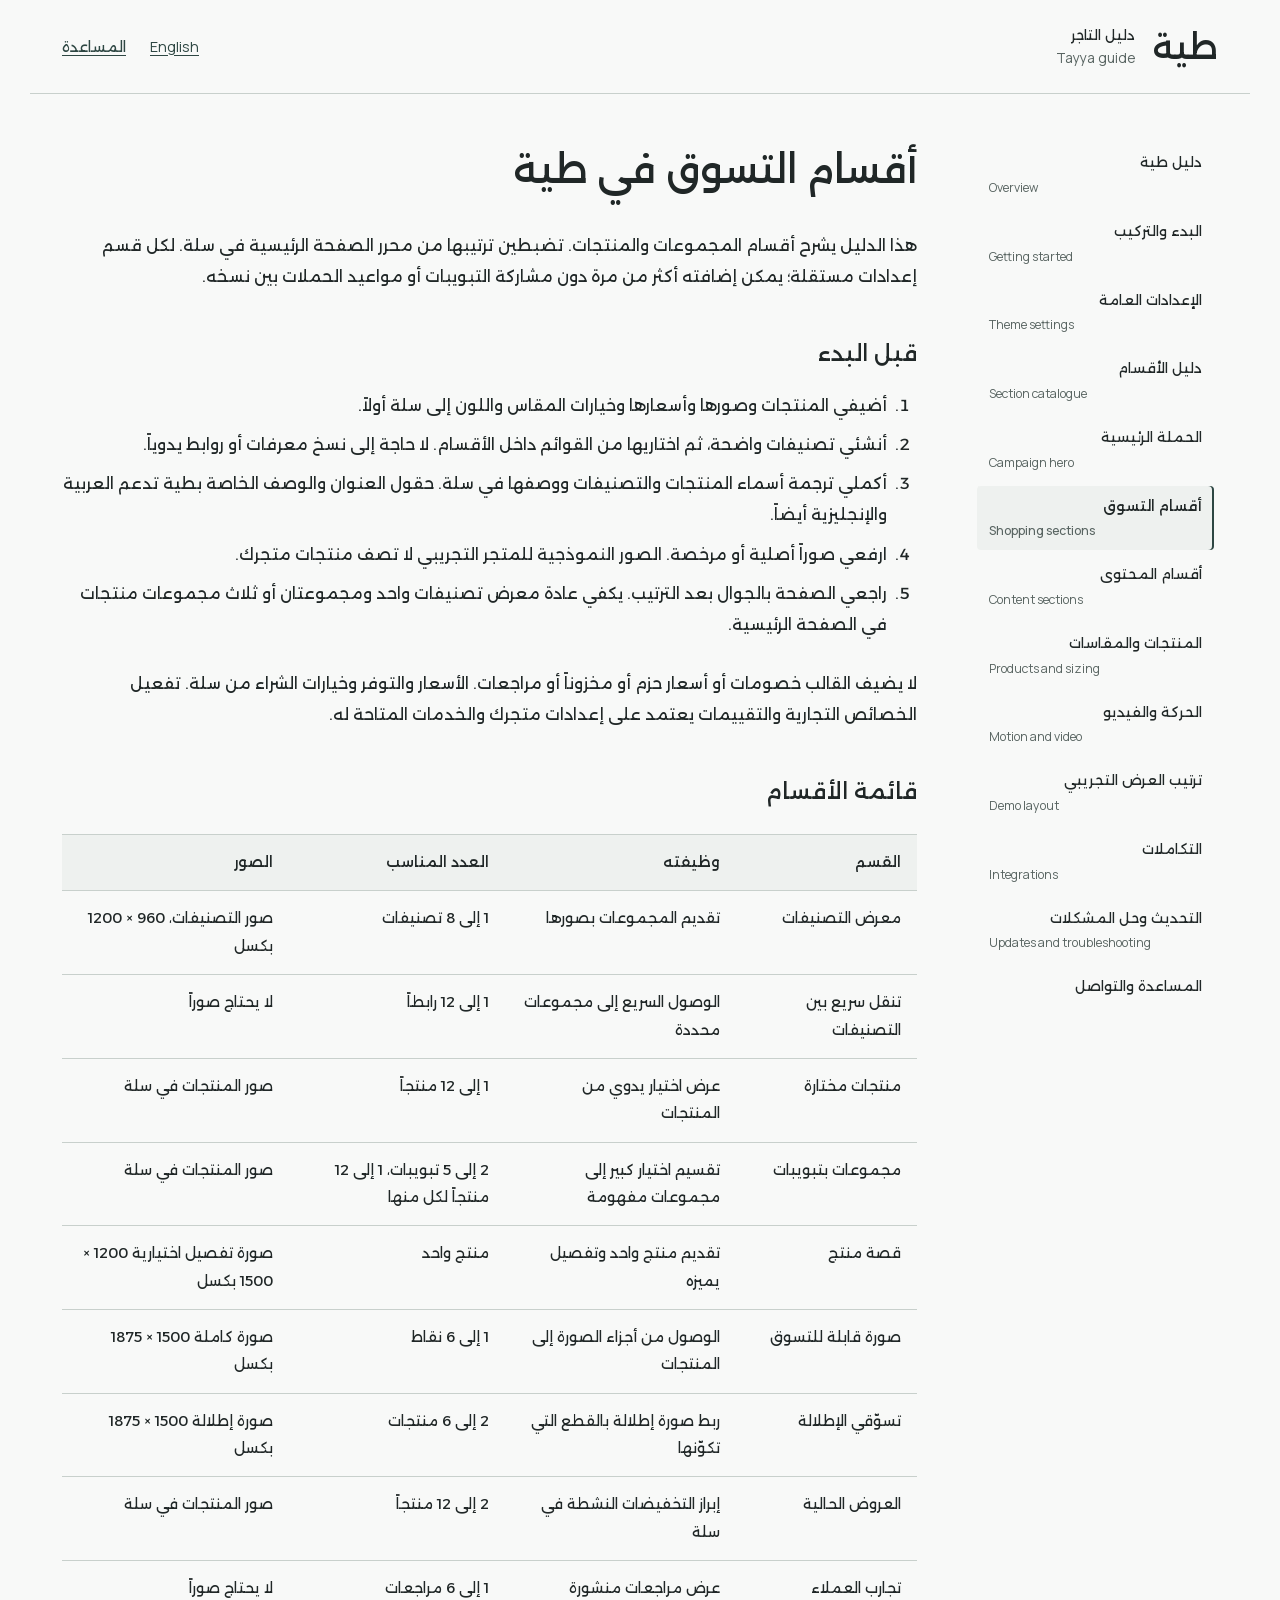
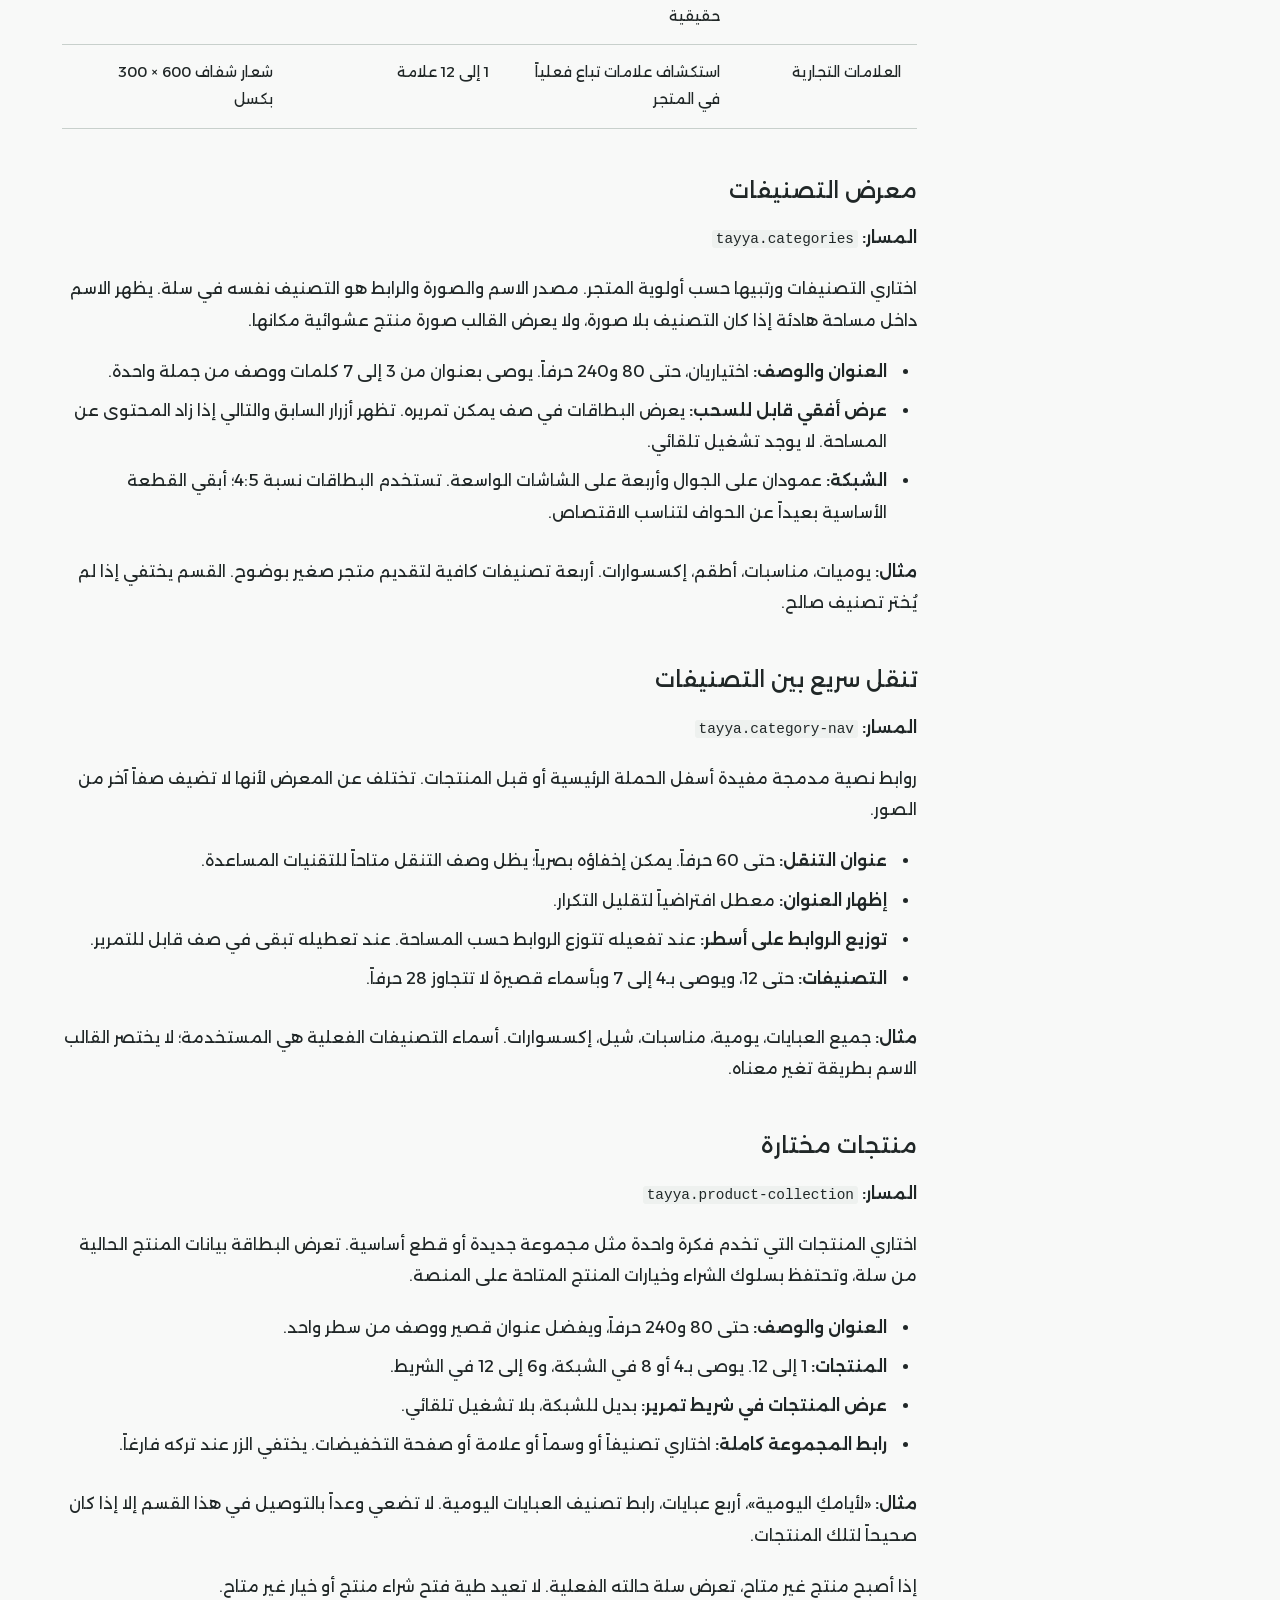
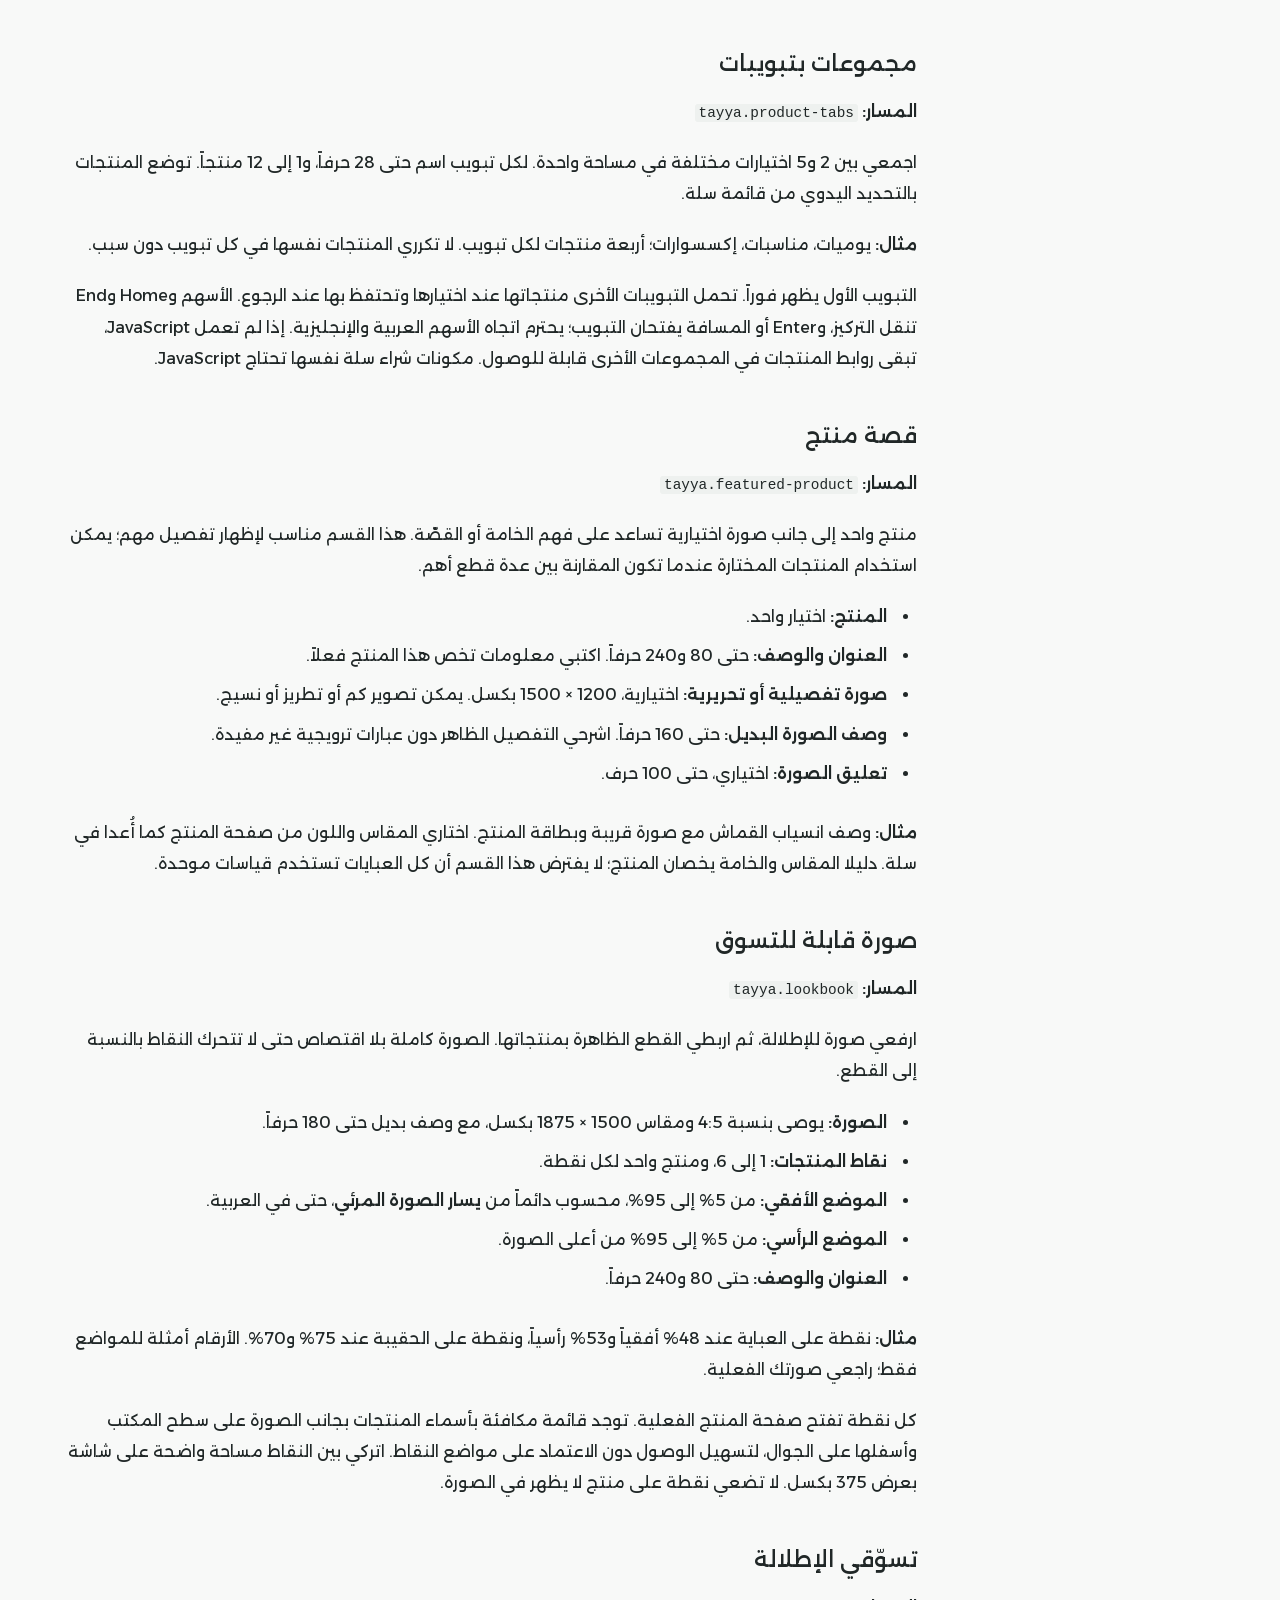
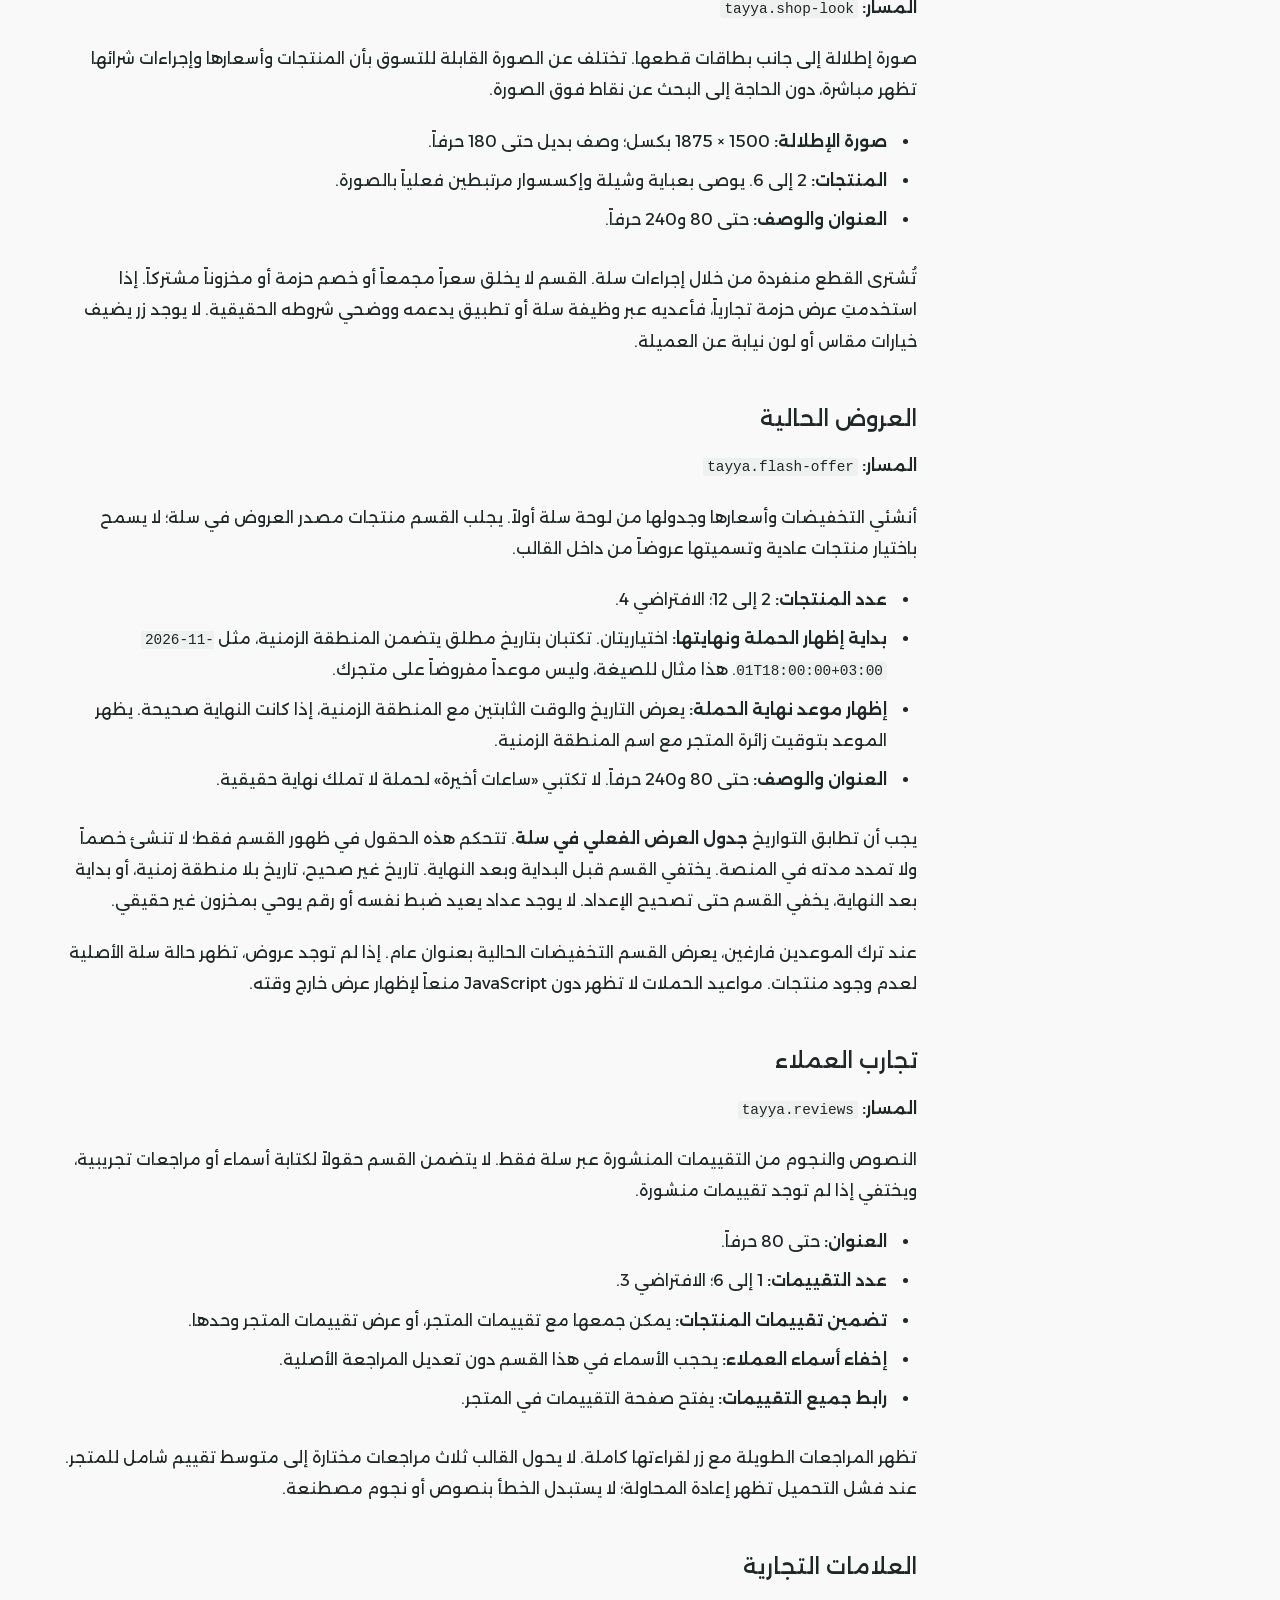
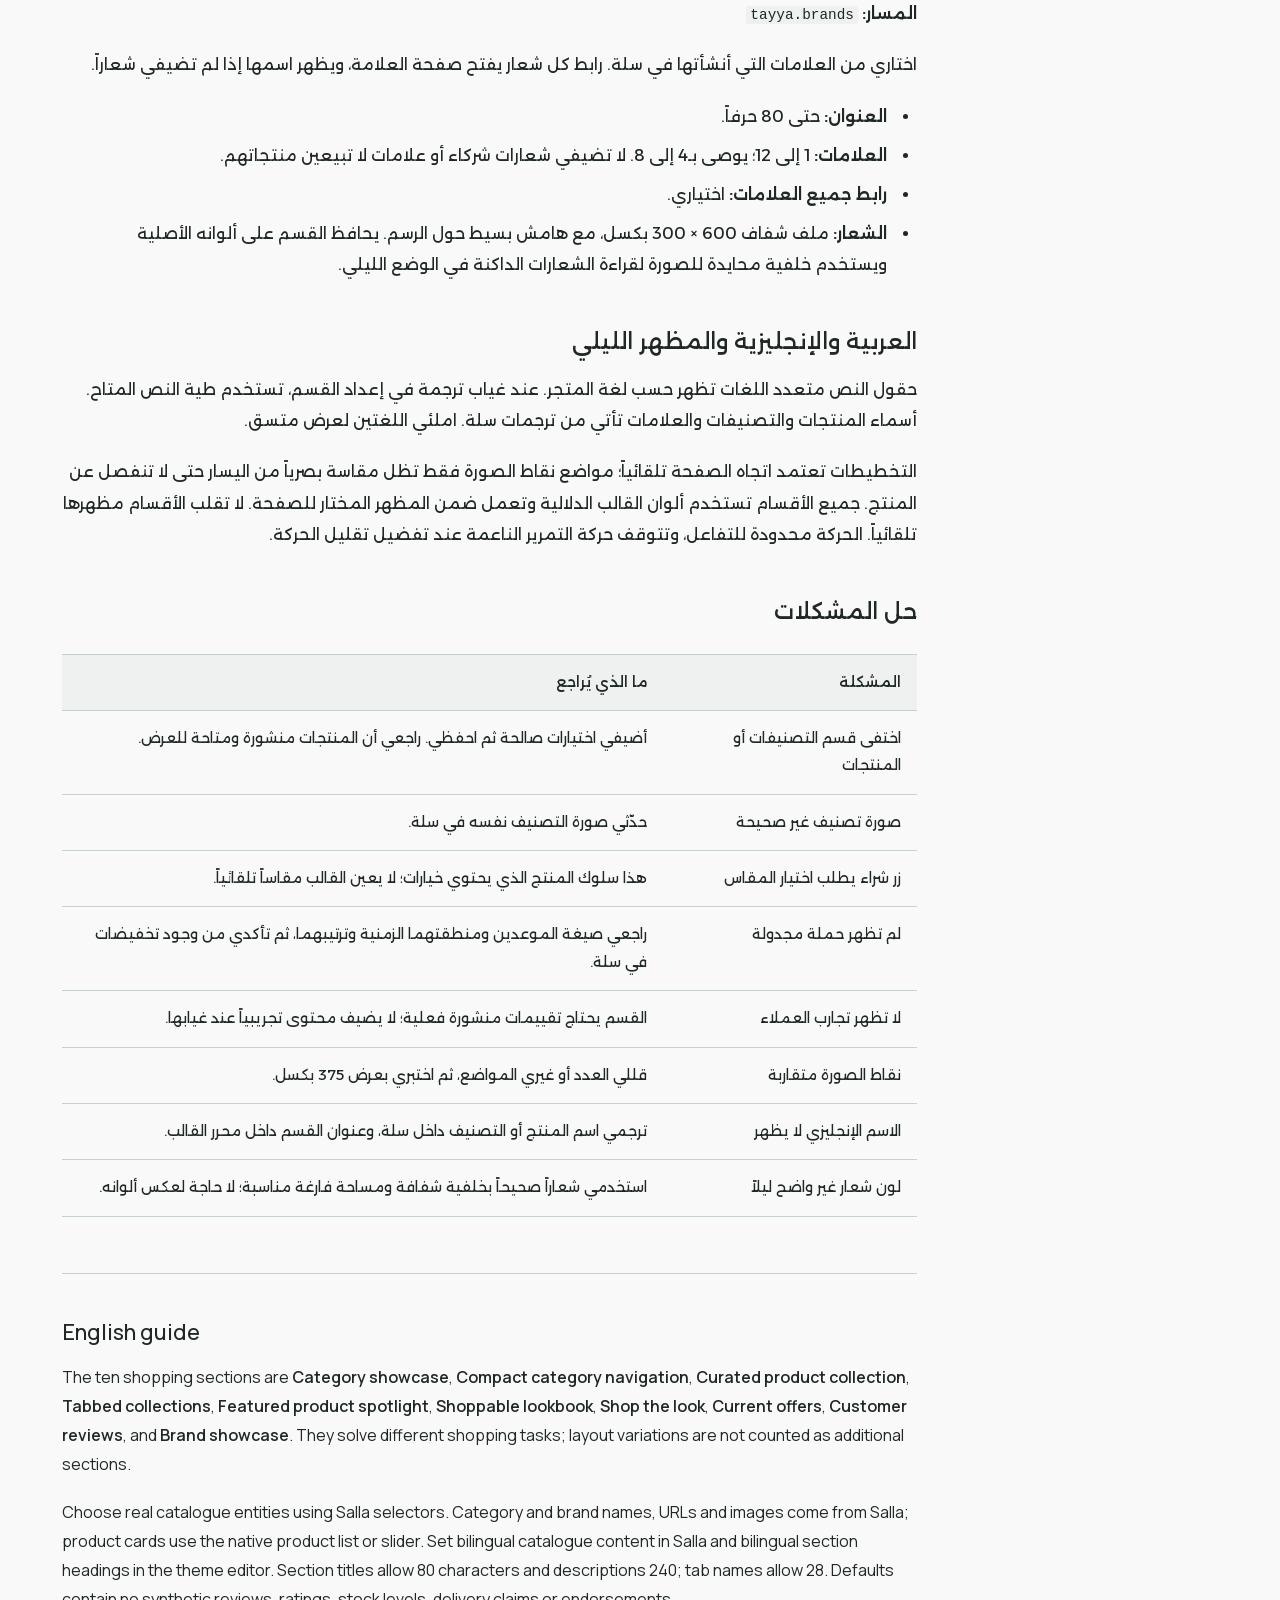
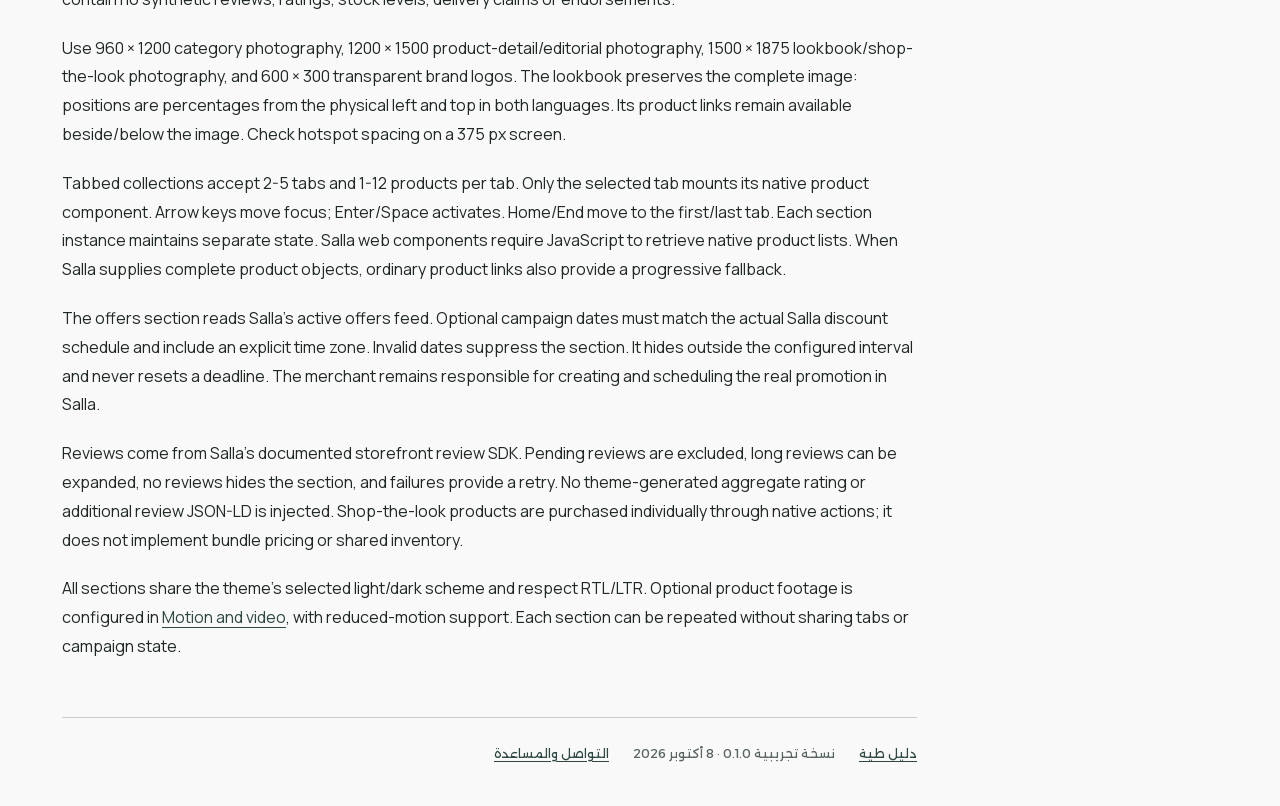
<file: commerce.html>
<!doctype html>
<html lang="ar" dir="rtl">
<head><meta charset="utf-8"><meta name="viewport" content="width=device-width, initial-scale=1">
<title>أقسام التسوق | Shopping sections — طية Tayya</title><meta name="description" content="دليل طية للتاجر: الإعداد، الأقسام، المقاسات، الصور، الحركة والدعم. Tayya merchant documentation.">
<link rel="icon" href="favicon.svg" type="image/svg+xml"><link rel="stylesheet" href="assets/fonts/tayya.css"><link rel="stylesheet" href="style.css"></head>
<body data-page="commerce"><a class="skip" href="#content">انتقل إلى المحتوى</a>
<header><a class="brand" href="index.html"><strong>طية</strong><span>دليل التاجر <span lang="en" dir="ltr">Tayya guide</span></span></a>
<div class="header-links"><a href="#english" lang="en" dir="ltr">English</a><a href="support.html">المساعدة</a></div></header>
<div class="layout"><aside class="desktop-nav"><nav aria-label="أدلة طية"><a href="index.html">دليل طية<span lang="en" dir="ltr">Overview</span></a><a href="getting-started.html">البدء والتركيب<span lang="en" dir="ltr">Getting started</span></a><a href="settings.html">الإعدادات العامة<span lang="en" dir="ltr">Theme settings</span></a><a href="catalogue.html">دليل الأقسام<span lang="en" dir="ltr">Section catalogue</span></a><a href="campaign.html">الحملة الرئيسية<span lang="en" dir="ltr">Campaign hero</span></a><a href="commerce.html" aria-current="page">أقسام التسوق<span lang="en" dir="ltr">Shopping sections</span></a><a href="editorial.html">أقسام المحتوى<span lang="en" dir="ltr">Content sections</span></a><a href="products-and-content.html">المنتجات والمقاسات<span lang="en" dir="ltr">Products and sizing</span></a><a href="motion-and-video.html">الحركة والفيديو<span lang="en" dir="ltr">Motion and video</span></a><a href="demo-layout.html">ترتيب العرض التجريبي<span lang="en" dir="ltr">Demo layout</span></a><a href="integrations.html">التكاملات<span lang="en" dir="ltr">Integrations</span></a><a href="updates-and-troubleshooting.html">التحديث وحل المشكلات<span lang="en" dir="ltr">Updates and troubleshooting</span></a><a href="support.html">المساعدة والتواصل<span lang="en" dir="ltr">Help and contact</span></a></nav></aside>
<div class="reading"><details class="mobile-nav"><summary>فهرس الدليل <span lang="en" dir="ltr">Contents</span></summary><nav aria-label="أدلة طية"><a href="index.html">دليل طية<span lang="en" dir="ltr">Overview</span></a><a href="getting-started.html">البدء والتركيب<span lang="en" dir="ltr">Getting started</span></a><a href="settings.html">الإعدادات العامة<span lang="en" dir="ltr">Theme settings</span></a><a href="catalogue.html">دليل الأقسام<span lang="en" dir="ltr">Section catalogue</span></a><a href="campaign.html">الحملة الرئيسية<span lang="en" dir="ltr">Campaign hero</span></a><a href="commerce.html" aria-current="page">أقسام التسوق<span lang="en" dir="ltr">Shopping sections</span></a><a href="editorial.html">أقسام المحتوى<span lang="en" dir="ltr">Content sections</span></a><a href="products-and-content.html">المنتجات والمقاسات<span lang="en" dir="ltr">Products and sizing</span></a><a href="motion-and-video.html">الحركة والفيديو<span lang="en" dir="ltr">Motion and video</span></a><a href="demo-layout.html">ترتيب العرض التجريبي<span lang="en" dir="ltr">Demo layout</span></a><a href="integrations.html">التكاملات<span lang="en" dir="ltr">Integrations</span></a><a href="updates-and-troubleshooting.html">التحديث وحل المشكلات<span lang="en" dir="ltr">Updates and troubleshooting</span></a><a href="support.html">المساعدة والتواصل<span lang="en" dir="ltr">Help and contact</span></a></nav></details>
<main id="content" tabindex="-1"><h1 id="_1">أقسام التسوق في طية</h1>
<p>هذا الدليل يشرح أقسام المجموعات والمنتجات. تضبطين ترتيبها من محرر الصفحة الرئيسية في سلة. لكل قسم إعدادات مستقلة؛ يمكن إضافته أكثر من مرة دون مشاركة التبويبات أو مواعيد الحملات بين نسخه.</p>
<h2 id="_2">قبل البدء</h2>
<ol>
<li>أضيفي المنتجات وصورها وأسعارها وخيارات المقاس واللون إلى سلة أولاً.</li>
<li>أنشئي تصنيفات واضحة، ثم اختاريها من القوائم داخل الأقسام. لا حاجة إلى نسخ معرفات أو روابط يدوياً.</li>
<li>أكملي ترجمة أسماء المنتجات والتصنيفات ووصفها في سلة. حقول العنوان والوصف الخاصة بطية تدعم العربية والإنجليزية أيضاً.</li>
<li>ارفعي صوراً أصلية أو مرخصة. الصور النموذجية للمتجر التجريبي لا تصف منتجات متجرك.</li>
<li>راجعي الصفحة بالجوال بعد الترتيب. يكفي عادة معرض تصنيفات واحد ومجموعتان أو ثلاث مجموعات منتجات في الصفحة الرئيسية.</li>
</ol>
<p>لا يضيف القالب خصومات أو أسعار حزم أو مخزوناً أو مراجعات. الأسعار والتوفر وخيارات الشراء من سلة. تفعيل الخصائص التجارية والتقييمات يعتمد على إعدادات متجرك والخدمات المتاحة له.</p>
<h2 id="_3">قائمة الأقسام</h2>
<div class="table-scroll" role="region" tabindex="0" aria-label="جدول قابل للتمرير"><table>
<thead>
<tr>
<th scope="col">القسم</th>
<th scope="col">وظيفته</th>
<th scope="col">العدد المناسب</th>
<th scope="col">الصور</th>
</tr>
</thead>
<tbody>
<tr>
<td>معرض التصنيفات</td>
<td>تقديم المجموعات بصورها</td>
<td>1 إلى 8 تصنيفات</td>
<td>صور التصنيفات، 960 × 1200 بكسل</td>
</tr>
<tr>
<td>تنقل سريع بين التصنيفات</td>
<td>الوصول السريع إلى مجموعات محددة</td>
<td>1 إلى 12 رابطاً</td>
<td>لا يحتاج صوراً</td>
</tr>
<tr>
<td>منتجات مختارة</td>
<td>عرض اختيار يدوي من المنتجات</td>
<td>1 إلى 12 منتجاً</td>
<td>صور المنتجات في سلة</td>
</tr>
<tr>
<td>مجموعات بتبويبات</td>
<td>تقسيم اختيار كبير إلى مجموعات مفهومة</td>
<td>2 إلى 5 تبويبات، 1 إلى 12 منتجاً لكل منها</td>
<td>صور المنتجات في سلة</td>
</tr>
<tr>
<td>قصة منتج</td>
<td>تقديم منتج واحد وتفصيل يميزه</td>
<td>منتج واحد</td>
<td>صورة تفصيل اختيارية 1200 × 1500 بكسل</td>
</tr>
<tr>
<td>صورة قابلة للتسوق</td>
<td>الوصول من أجزاء الصورة إلى المنتجات</td>
<td>1 إلى 6 نقاط</td>
<td>صورة كاملة 1500 × 1875 بكسل</td>
</tr>
<tr>
<td>تسوّقي الإطلالة</td>
<td>ربط صورة إطلالة بالقطع التي تكوّنها</td>
<td>2 إلى 6 منتجات</td>
<td>صورة إطلالة 1500 × 1875 بكسل</td>
</tr>
<tr>
<td>العروض الحالية</td>
<td>إبراز التخفيضات النشطة في سلة</td>
<td>2 إلى 12 منتجاً</td>
<td>صور المنتجات في سلة</td>
</tr>
<tr>
<td>تجارب العملاء</td>
<td>عرض مراجعات منشورة حقيقية</td>
<td>1 إلى 6 مراجعات</td>
<td>لا يحتاج صوراً</td>
</tr>
<tr>
<td>العلامات التجارية</td>
<td>استكشاف علامات تباع فعلياً في المتجر</td>
<td>1 إلى 12 علامة</td>
<td>شعار شفاف 600 × 300 بكسل</td>
</tr>
</tbody>
</table></div>
<h2 id="_4">معرض التصنيفات</h2>
<p><strong>المسار:</strong> <code>tayya.categories</code></p>
<p>اختاري التصنيفات ورتبيها حسب أولوية المتجر. مصدر الاسم والصورة والرابط هو التصنيف نفسه في سلة. يظهر الاسم داخل مساحة هادئة إذا كان التصنيف بلا صورة، ولا يعرض القالب صورة منتج عشوائية مكانها.</p>
<ul>
<li><strong>العنوان والوصف:</strong> اختياريان، حتى 80 و240 حرفاً. يوصى بعنوان من 3 إلى 7 كلمات ووصف من جملة واحدة.</li>
<li><strong>عرض أفقي قابل للسحب:</strong> يعرض البطاقات في صف يمكن تمريره. تظهر أزرار السابق والتالي إذا زاد المحتوى عن المساحة. لا يوجد تشغيل تلقائي.</li>
<li><strong>الشبكة:</strong> عمودان على الجوال وأربعة على الشاشات الواسعة. تستخدم البطاقات نسبة 4:5؛ أبقي القطعة الأساسية بعيداً عن الحواف لتناسب الاقتصاص.</li>
</ul>
<p><strong>مثال:</strong> يوميات، مناسبات، أطقم، إكسسوارات. أربعة تصنيفات كافية لتقديم متجر صغير بوضوح. القسم يختفي إذا لم يُختر تصنيف صالح.</p>
<h2 id="_5">تنقل سريع بين التصنيفات</h2>
<p><strong>المسار:</strong> <code>tayya.category-nav</code></p>
<p>روابط نصية مدمجة مفيدة أسفل الحملة الرئيسية أو قبل المنتجات. تختلف عن المعرض لأنها لا تضيف صفاً آخر من الصور.</p>
<ul>
<li><strong>عنوان التنقل:</strong> حتى 60 حرفاً. يمكن إخفاؤه بصرياً؛ يظل وصف التنقل متاحاً للتقنيات المساعدة.</li>
<li><strong>إظهار العنوان:</strong> معطل افتراضياً لتقليل التكرار.</li>
<li><strong>توزيع الروابط على أسطر:</strong> عند تفعيله تتوزع الروابط حسب المساحة. عند تعطيله تبقى في صف قابل للتمرير.</li>
<li><strong>التصنيفات:</strong> حتى 12، ويوصى بـ4 إلى 7 وبأسماء قصيرة لا تتجاوز 28 حرفاً.</li>
</ul>
<p><strong>مثال:</strong> جميع العبايات، يومية، مناسبات، شيل، إكسسوارات. أسماء التصنيفات الفعلية هي المستخدمة؛ لا يختصر القالب الاسم بطريقة تغير معناه.</p>
<h2 id="_6">منتجات مختارة</h2>
<p><strong>المسار:</strong> <code>tayya.product-collection</code></p>
<p>اختاري المنتجات التي تخدم فكرة واحدة مثل مجموعة جديدة أو قطع أساسية. تعرض البطاقة بيانات المنتج الحالية من سلة، وتحتفظ بسلوك الشراء وخيارات المنتج المتاحة على المنصة.</p>
<ul>
<li><strong>العنوان والوصف:</strong> حتى 80 و240 حرفاً، ويفضل عنوان قصير ووصف من سطر واحد.</li>
<li><strong>المنتجات:</strong> 1 إلى 12. يوصى بـ4 أو 8 في الشبكة، و6 إلى 12 في الشريط.</li>
<li><strong>عرض المنتجات في شريط تمرير:</strong> بديل للشبكة، بلا تشغيل تلقائي.</li>
<li><strong>رابط المجموعة كاملة:</strong> اختاري تصنيفاً أو وسماً أو علامة أو صفحة التخفيضات. يختفي الزر عند تركه فارغاً.</li>
</ul>
<p><strong>مثال:</strong> «لأيامكِ اليومية»، أربع عبايات، رابط تصنيف العبايات اليومية. لا تضعي وعداً بالتوصيل في هذا القسم إلا إذا كان صحيحاً لتلك المنتجات.</p>
<p>إذا أصبح منتج غير متاح، تعرض سلة حالته الفعلية. لا تعيد طية فتح شراء منتج أو خيار غير متاح.</p>
<h2 id="_7">مجموعات بتبويبات</h2>
<p><strong>المسار:</strong> <code>tayya.product-tabs</code></p>
<p>اجمعي بين 2 و5 اختيارات مختلفة في مساحة واحدة. لكل تبويب اسم حتى 28 حرفاً، و1 إلى 12 منتجاً. توضع المنتجات بالتحديد اليدوي من قائمة سلة.</p>
<p><strong>مثال:</strong> يوميات، مناسبات، إكسسوارات؛ أربعة منتجات لكل تبويب. لا تكرري المنتجات نفسها في كل تبويب دون سبب.</p>
<p>التبويب الأول يظهر فوراً. تحمل التبويبات الأخرى منتجاتها عند اختيارها وتحتفظ بها عند الرجوع. الأسهم وHome وEnd تنقل التركيز، وEnter أو المسافة يفتحان التبويب؛ يحترم اتجاه الأسهم العربية والإنجليزية. إذا لم تعمل JavaScript، تبقى روابط المنتجات في المجموعات الأخرى قابلة للوصول. مكونات شراء سلة نفسها تحتاج JavaScript.</p>
<h2 id="_8">قصة منتج</h2>
<p><strong>المسار:</strong> <code>tayya.featured-product</code></p>
<p>منتج واحد إلى جانب صورة اختيارية تساعد على فهم الخامة أو القصّة. هذا القسم مناسب لإظهار تفصيل مهم؛ يمكن استخدام المنتجات المختارة عندما تكون المقارنة بين عدة قطع أهم.</p>
<ul>
<li><strong>المنتج:</strong> اختيار واحد.</li>
<li><strong>العنوان والوصف:</strong> حتى 80 و240 حرفاً. اكتبي معلومات تخص هذا المنتج فعلاً.</li>
<li><strong>صورة تفصيلية أو تحريرية:</strong> اختيارية، 1200 × 1500 بكسل. يمكن تصوير كم أو تطريز أو نسيج.</li>
<li><strong>وصف الصورة البديل:</strong> حتى 160 حرفاً. اشرحي التفصيل الظاهر دون عبارات ترويجية غير مفيدة.</li>
<li><strong>تعليق الصورة:</strong> اختياري، حتى 100 حرف.</li>
</ul>
<p><strong>مثال:</strong> وصف انسياب القماش مع صورة قريبة وبطاقة المنتج. اختاري المقاس واللون من صفحة المنتج كما أُعدا في سلة. دليلا المقاس والخامة يخصان المنتج؛ لا يفترض هذا القسم أن كل العبايات تستخدم قياسات موحدة.</p>
<h2 id="_9">صورة قابلة للتسوق</h2>
<p><strong>المسار:</strong> <code>tayya.lookbook</code></p>
<p>ارفعي صورة للإطلالة، ثم اربطي القطع الظاهرة بمنتجاتها. الصورة كاملة بلا اقتصاص حتى لا تتحرك النقاط بالنسبة إلى القطع.</p>
<ul>
<li><strong>الصورة:</strong> يوصى بنسبة 4:5 ومقاس 1500 × 1875 بكسل، مع وصف بديل حتى 180 حرفاً.</li>
<li><strong>نقاط المنتجات:</strong> 1 إلى 6، ومنتج واحد لكل نقطة.</li>
<li><strong>الموضع الأفقي:</strong> من 5% إلى 95%، محسوب دائماً من <strong>يسار الصورة المرئي</strong>، حتى في العربية.</li>
<li><strong>الموضع الرأسي:</strong> من 5% إلى 95% من أعلى الصورة.</li>
<li><strong>العنوان والوصف:</strong> حتى 80 و240 حرفاً.</li>
</ul>
<p><strong>مثال:</strong> نقطة على العباية عند 48% أفقياً و53% رأسياً، ونقطة على الحقيبة عند 75% و70%. الأرقام أمثلة للمواضع فقط؛ راجعي صورتك الفعلية.</p>
<p>كل نقطة تفتح صفحة المنتج الفعلية. توجد قائمة مكافئة بأسماء المنتجات بجانب الصورة على سطح المكتب وأسفلها على الجوال، لتسهيل الوصول دون الاعتماد على مواضع النقاط. اتركي بين النقاط مساحة واضحة على شاشة بعرض 375 بكسل. لا تضعي نقطة على منتج لا يظهر في الصورة.</p>
<h2 id="_10">تسوّقي الإطلالة</h2>
<p><strong>المسار:</strong> <code>tayya.shop-look</code></p>
<p>صورة إطلالة إلى جانب بطاقات قطعها. تختلف عن الصورة القابلة للتسوق بأن المنتجات وأسعارها وإجراءات شرائها تظهر مباشرة، دون الحاجة إلى البحث عن نقاط فوق الصورة.</p>
<ul>
<li><strong>صورة الإطلالة:</strong> 1500 × 1875 بكسل؛ وصف بديل حتى 180 حرفاً.</li>
<li><strong>المنتجات:</strong> 2 إلى 6. يوصى بعباية وشيلة وإكسسوار مرتبطين فعلياً بالصورة.</li>
<li><strong>العنوان والوصف:</strong> حتى 80 و240 حرفاً.</li>
</ul>
<p>تُشترى القطع منفردة من خلال إجراءات سلة. القسم لا يخلق سعراً مجمعاً أو خصم حزمة أو مخزوناً مشتركاً. إذا استخدمتِ عرض حزمة تجارياً، فأعديه عبر وظيفة سلة أو تطبيق يدعمه ووضحي شروطه الحقيقية. لا يوجد زر يضيف خيارات مقاس أو لون نيابة عن العميلة.</p>
<h2 id="_11">العروض الحالية</h2>
<p><strong>المسار:</strong> <code>tayya.flash-offer</code></p>
<p>أنشئي التخفيضات وأسعارها وجدولها من لوحة سلة أولاً. يجلب القسم منتجات مصدر العروض في سلة؛ لا يسمح باختيار منتجات عادية وتسميتها عروضاً من داخل القالب.</p>
<ul>
<li><strong>عدد المنتجات:</strong> 2 إلى 12؛ الافتراضي 4.</li>
<li><strong>بداية إظهار الحملة ونهايتها:</strong> اختياريتان. تكتبان بتاريخ مطلق يتضمن المنطقة الزمنية، مثل <code>2026-11-01T18:00:00+03:00</code>. هذا مثال للصيغة، وليس موعداً مفروضاً على متجرك.</li>
<li><strong>إظهار موعد نهاية الحملة:</strong> يعرض التاريخ والوقت الثابتين مع المنطقة الزمنية، إذا كانت النهاية صحيحة. يظهر الموعد بتوقيت زائرة المتجر مع اسم المنطقة الزمنية.</li>
<li><strong>العنوان والوصف:</strong> حتى 80 و240 حرفاً. لا تكتبي «ساعات أخيرة» لحملة لا تملك نهاية حقيقية.</li>
</ul>
<p>يجب أن تطابق التواريخ <strong>جدول العرض الفعلي في سلة</strong>. تتحكم هذه الحقول في ظهور القسم فقط؛ لا تنشئ خصماً ولا تمدد مدته في المنصة. يختفي القسم قبل البداية وبعد النهاية. تاريخ غير صحيح، تاريخ بلا منطقة زمنية، أو بداية بعد النهاية، يخفي القسم حتى تصحيح الإعداد. لا يوجد عداد يعيد ضبط نفسه أو رقم يوحي بمخزون غير حقيقي.</p>
<p>عند ترك الموعدين فارغين، يعرض القسم التخفيضات الحالية بعنوان عام. إذا لم توجد عروض، تظهر حالة سلة الأصلية لعدم وجود منتجات. مواعيد الحملات لا تظهر دون JavaScript منعاً لإظهار عرض خارج وقته.</p>
<h2 id="_12">تجارب العملاء</h2>
<p><strong>المسار:</strong> <code>tayya.reviews</code></p>
<p>النصوص والنجوم من التقييمات المنشورة عبر سلة فقط. لا يتضمن القسم حقولاً لكتابة أسماء أو مراجعات تجريبية، ويختفي إذا لم توجد تقييمات منشورة.</p>
<ul>
<li><strong>العنوان:</strong> حتى 80 حرفاً.</li>
<li><strong>عدد التقييمات:</strong> 1 إلى 6؛ الافتراضي 3.</li>
<li><strong>تضمين تقييمات المنتجات:</strong> يمكن جمعها مع تقييمات المتجر، أو عرض تقييمات المتجر وحدها.</li>
<li><strong>إخفاء أسماء العملاء:</strong> يحجب الأسماء في هذا القسم دون تعديل المراجعة الأصلية.</li>
<li><strong>رابط جميع التقييمات:</strong> يفتح صفحة التقييمات في المتجر.</li>
</ul>
<p>تظهر المراجعات الطويلة مع زر لقراءتها كاملة. لا يحول القالب ثلاث مراجعات مختارة إلى متوسط تقييم شامل للمتجر. عند فشل التحميل تظهر إعادة المحاولة؛ لا يستبدل الخطأ بنصوص أو نجوم مصطنعة.</p>
<h2 id="_13">العلامات التجارية</h2>
<p><strong>المسار:</strong> <code>tayya.brands</code></p>
<p>اختاري من العلامات التي أنشأتها في سلة. رابط كل شعار يفتح صفحة العلامة، ويظهر اسمها إذا لم تضيفي شعاراً.</p>
<ul>
<li><strong>العنوان:</strong> حتى 80 حرفاً.</li>
<li><strong>العلامات:</strong> 1 إلى 12؛ يوصى بـ4 إلى 8. لا تضيفي شعارات شركاء أو علامات لا تبيعين منتجاتهم.</li>
<li><strong>رابط جميع العلامات:</strong> اختياري.</li>
<li><strong>الشعار:</strong> ملف شفاف 600 × 300 بكسل، مع هامش بسيط حول الرسم. يحافظ القسم على ألوانه الأصلية ويستخدم خلفية محايدة للصورة لقراءة الشعارات الداكنة في الوضع الليلي.</li>
</ul>
<h2 id="_14">العربية والإنجليزية والمظهر الليلي</h2>
<p>حقول النص متعدد اللغات تظهر حسب لغة المتجر. عند غياب ترجمة في إعداد القسم، تستخدم طية النص المتاح. أسماء المنتجات والتصنيفات والعلامات تأتي من ترجمات سلة. املئي اللغتين لعرض متسق.</p>
<p>التخطيطات تعتمد اتجاه الصفحة تلقائياً؛ مواضع نقاط الصورة فقط تظل مقاسة بصرياً من اليسار حتى لا تنفصل عن المنتج. جميع الأقسام تستخدم ألوان القالب الدلالية وتعمل ضمن المظهر المختار للصفحة. لا تقلب الأقسام مظهرها تلقائياً. الحركة محدودة للتفاعل، وتتوقف حركة التمرير الناعمة عند تفضيل تقليل الحركة.</p>
<h2 id="_15">حل المشكلات</h2>
<div class="table-scroll" role="region" tabindex="0" aria-label="جدول قابل للتمرير"><table>
<thead>
<tr>
<th scope="col">المشكلة</th>
<th scope="col">ما الذي يُراجع</th>
</tr>
</thead>
<tbody>
<tr>
<td>اختفى قسم التصنيفات أو المنتجات</td>
<td>أضيفي اختيارات صالحة ثم احفظي. راجعي أن المنتجات منشورة ومتاحة للعرض.</td>
</tr>
<tr>
<td>صورة تصنيف غير صحيحة</td>
<td>حدّثي صورة التصنيف نفسه في سلة.</td>
</tr>
<tr>
<td>زر شراء يطلب اختيار المقاس</td>
<td>هذا سلوك المنتج الذي يحتوي خيارات؛ لا يعين القالب مقاساً تلقائياً.</td>
</tr>
<tr>
<td>لم تظهر حملة مجدولة</td>
<td>راجعي صيغة الموعدين ومنطقتهما الزمنية وترتيبهما، ثم تأكدي من وجود تخفيضات في سلة.</td>
</tr>
<tr>
<td>لا تظهر تجارب العملاء</td>
<td>القسم يحتاج تقييمات منشورة فعلية؛ لا يضيف محتوى تجريبياً عند غيابها.</td>
</tr>
<tr>
<td>نقاط الصورة متقاربة</td>
<td>قللي العدد أو غيري المواضع، ثم اختبري بعرض 375 بكسل.</td>
</tr>
<tr>
<td>الاسم الإنجليزي لا يظهر</td>
<td>ترجمي اسم المنتج أو التصنيف داخل سلة، وعنوان القسم داخل محرر القالب.</td>
</tr>
<tr>
<td>لون شعار غير واضح ليلاً</td>
<td>استخدمي شعاراً صحيحاً بخلفية شفافة ومساحة فارغة مناسبة؛ لا حاجة لعكس ألوانه.</td>
</tr>
</tbody>
</table></div><section id="english" lang="en" dir="ltr"><h2>English guide</h2><p>The ten shopping sections are <strong>Category showcase</strong>, <strong>Compact category navigation</strong>, <strong>Curated product collection</strong>, <strong>Tabbed collections</strong>, <strong>Featured product spotlight</strong>, <strong>Shoppable lookbook</strong>, <strong>Shop the look</strong>, <strong>Current offers</strong>, <strong>Customer reviews</strong>, and <strong>Brand showcase</strong>. They solve different shopping tasks; layout variations are not counted as additional sections.</p>
<p>Choose real catalogue entities using Salla selectors. Category and brand names, URLs and images come from Salla; product cards use the native product list or slider. Set bilingual catalogue content in Salla and bilingual section headings in the theme editor. Section titles allow 80 characters and descriptions 240; tab names allow 28. Defaults contain no synthetic reviews, ratings, stock levels, delivery claims or endorsements.</p>
<p>Use 960 × 1200 category photography, 1200 × 1500 product-detail/editorial photography, 1500 × 1875 lookbook/shop-the-look photography, and 600 × 300 transparent brand logos. The lookbook preserves the complete image: positions are percentages from the physical left and top in both languages. Its product links remain available beside/below the image. Check hotspot spacing on a 375 px screen.</p>
<p>Tabbed collections accept 2-5 tabs and 1-12 products per tab. Only the selected tab mounts its native product component. Arrow keys move focus; Enter/Space activates. Home/End move to the first/last tab. Each section instance maintains separate state. Salla web components require JavaScript to retrieve native product lists. When Salla supplies complete product objects, ordinary product links also provide a progressive fallback.</p>
<p>The offers section reads Salla's active offers feed. Optional campaign dates must match the actual Salla discount schedule and include an explicit time zone. Invalid dates suppress the section. It hides outside the configured interval and never resets a deadline. The merchant remains responsible for creating and scheduling the real promotion in Salla.</p>
<p>Reviews come from Salla's documented storefront review SDK. Pending reviews are excluded, long reviews can be expanded, no reviews hides the section, and failures provide a retry. No theme-generated aggregate rating or additional review JSON-LD is injected. Shop-the-look products are purchased individually through native actions; it does not implement bundle pricing or shared inventory.</p>
<p>All sections share the theme's selected light/dark scheme and respect RTL/LTR. Optional product footage is configured in <a href="motion-and-video.html">Motion and video</a>, with reduced-motion support. Each section can be repeated without sharing tabs or campaign state.</p></section></main>
<footer><a href="index.html">دليل طية</a><span>نسخة تجريبية <bdi>0.1.0</bdi> · <time datetime="2026-10-08">8 أكتوبر 2026</time></span><a href="support.html">التواصل والمساعدة</a></footer></div></div></body></html>
</file>
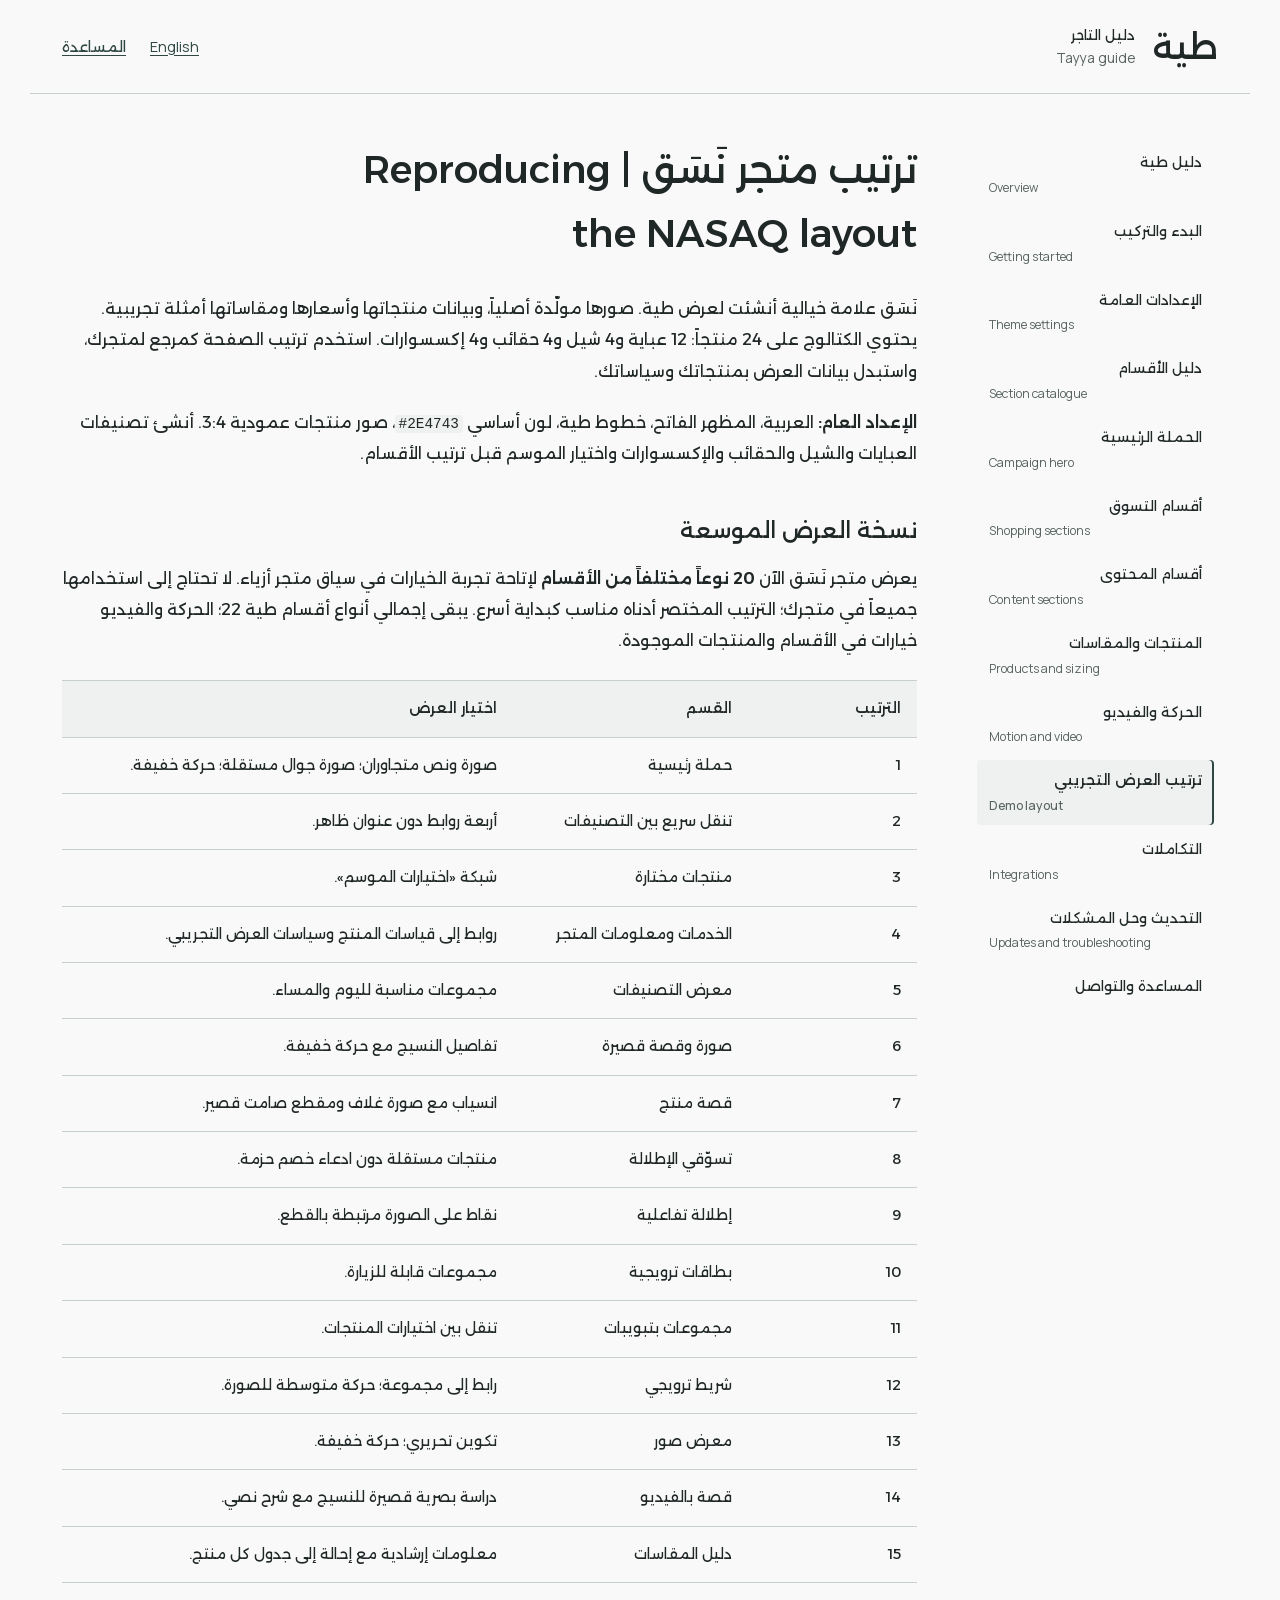
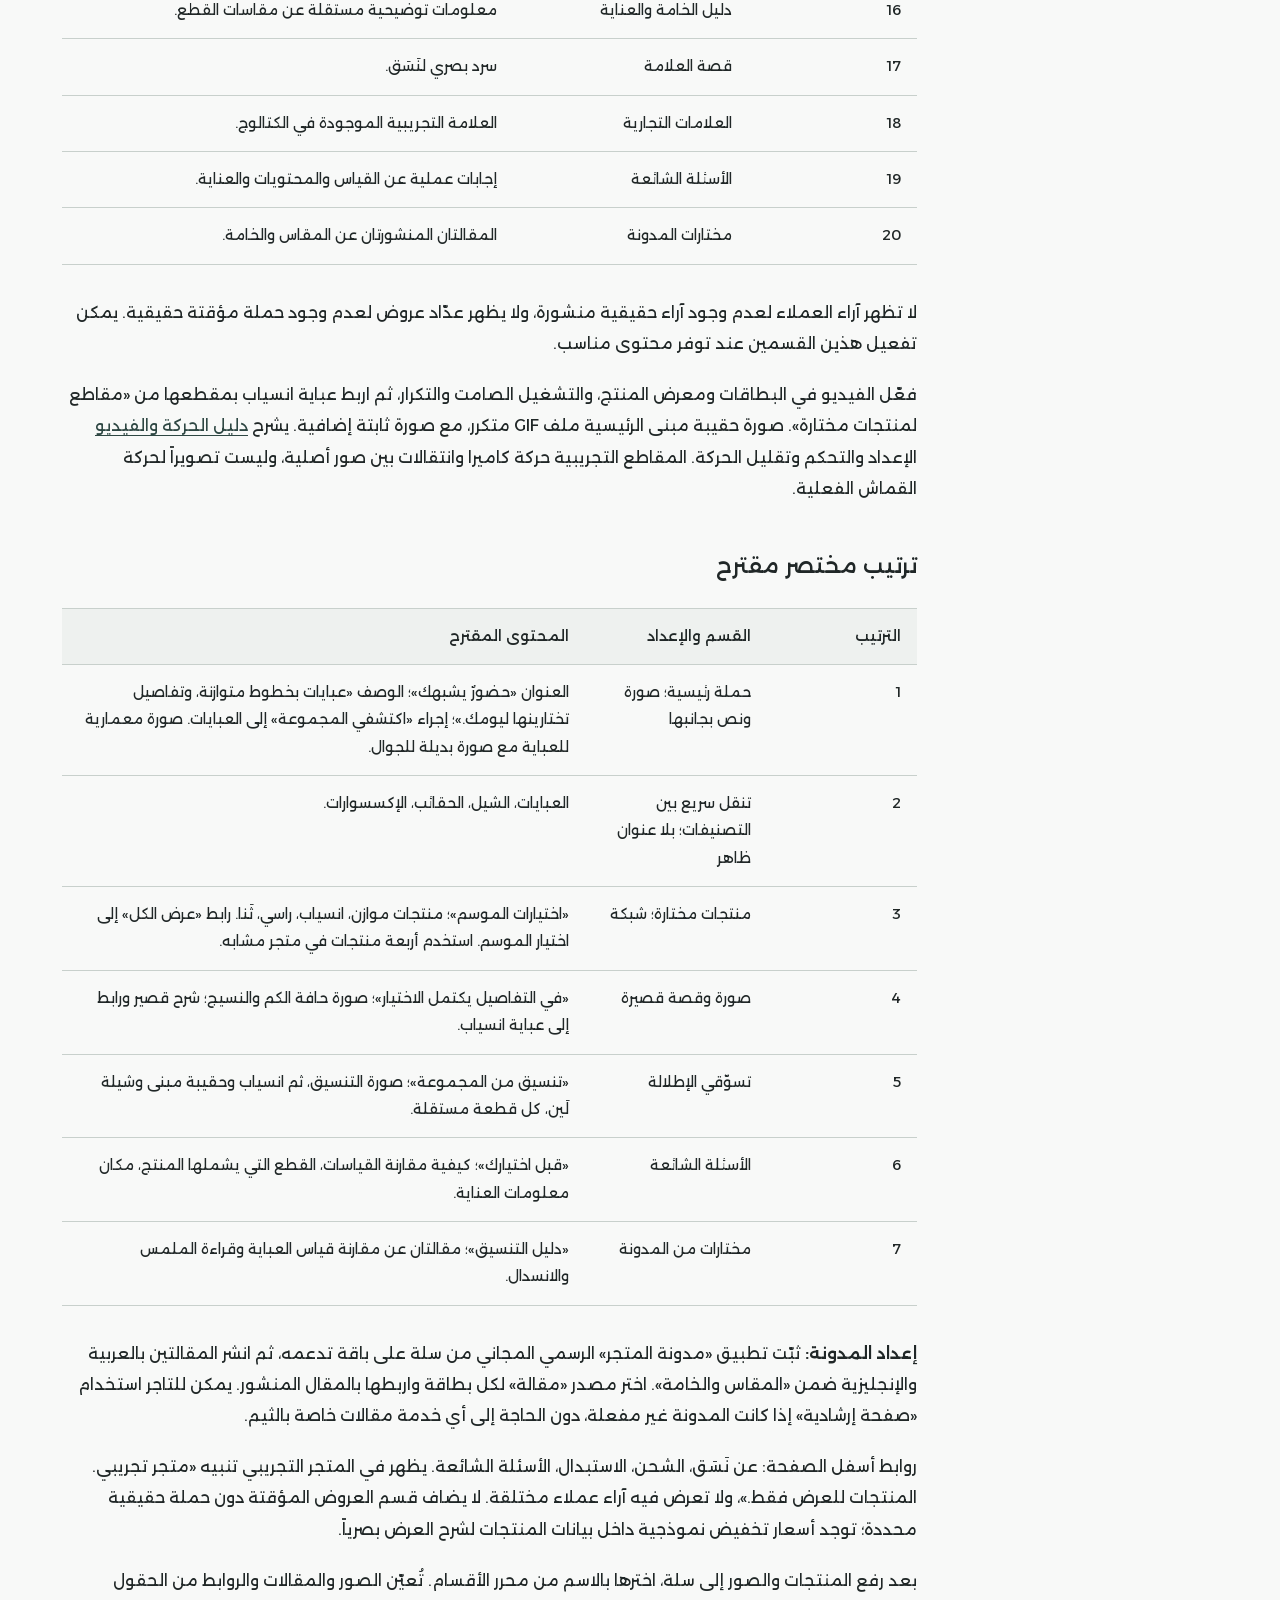
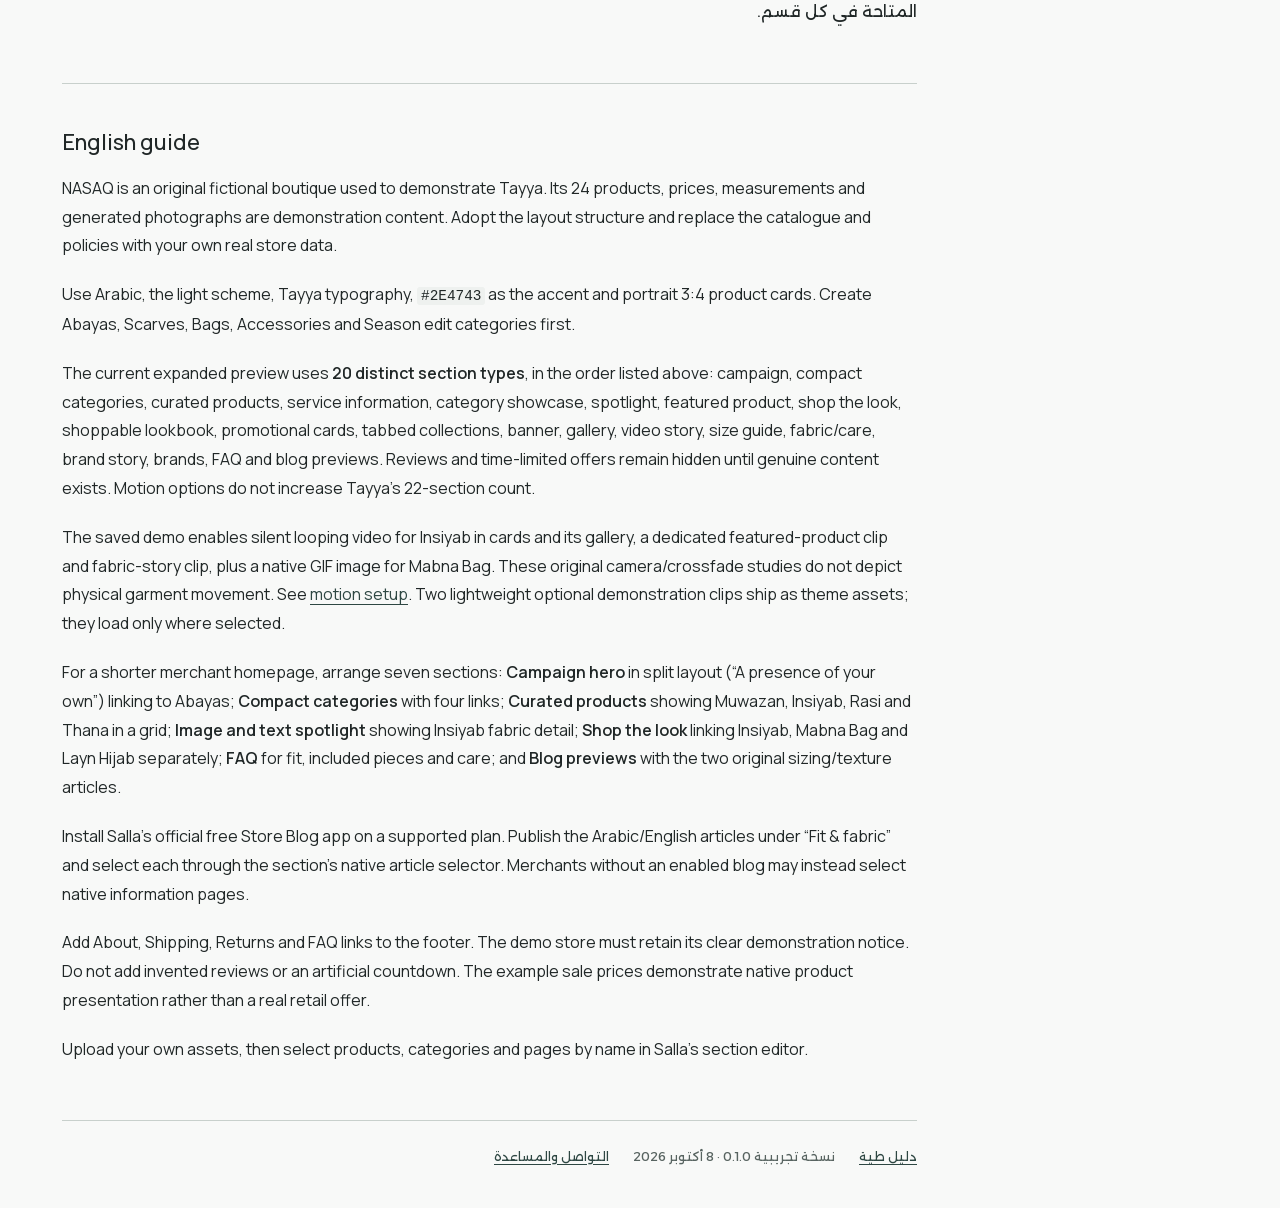
<file: demo-layout.html>
<!doctype html>
<html lang="ar" dir="rtl">
<head><meta charset="utf-8"><meta name="viewport" content="width=device-width, initial-scale=1">
<title>ترتيب العرض التجريبي | Demo layout — طية Tayya</title><meta name="description" content="دليل طية للتاجر: الإعداد، الأقسام، المقاسات، الصور، الحركة والدعم. Tayya merchant documentation.">
<link rel="icon" href="favicon.svg" type="image/svg+xml"><link rel="stylesheet" href="assets/fonts/tayya.css"><link rel="stylesheet" href="style.css"></head>
<body data-page="demo-layout"><a class="skip" href="#content">انتقل إلى المحتوى</a>
<header><a class="brand" href="index.html"><strong>طية</strong><span>دليل التاجر <span lang="en" dir="ltr">Tayya guide</span></span></a>
<div class="header-links"><a href="#english" lang="en" dir="ltr">English</a><a href="support.html">المساعدة</a></div></header>
<div class="layout"><aside class="desktop-nav"><nav aria-label="أدلة طية"><a href="index.html">دليل طية<span lang="en" dir="ltr">Overview</span></a><a href="getting-started.html">البدء والتركيب<span lang="en" dir="ltr">Getting started</span></a><a href="settings.html">الإعدادات العامة<span lang="en" dir="ltr">Theme settings</span></a><a href="catalogue.html">دليل الأقسام<span lang="en" dir="ltr">Section catalogue</span></a><a href="campaign.html">الحملة الرئيسية<span lang="en" dir="ltr">Campaign hero</span></a><a href="commerce.html">أقسام التسوق<span lang="en" dir="ltr">Shopping sections</span></a><a href="editorial.html">أقسام المحتوى<span lang="en" dir="ltr">Content sections</span></a><a href="products-and-content.html">المنتجات والمقاسات<span lang="en" dir="ltr">Products and sizing</span></a><a href="motion-and-video.html">الحركة والفيديو<span lang="en" dir="ltr">Motion and video</span></a><a href="demo-layout.html" aria-current="page">ترتيب العرض التجريبي<span lang="en" dir="ltr">Demo layout</span></a><a href="integrations.html">التكاملات<span lang="en" dir="ltr">Integrations</span></a><a href="updates-and-troubleshooting.html">التحديث وحل المشكلات<span lang="en" dir="ltr">Updates and troubleshooting</span></a><a href="support.html">المساعدة والتواصل<span lang="en" dir="ltr">Help and contact</span></a></nav></aside>
<div class="reading"><details class="mobile-nav"><summary>فهرس الدليل <span lang="en" dir="ltr">Contents</span></summary><nav aria-label="أدلة طية"><a href="index.html">دليل طية<span lang="en" dir="ltr">Overview</span></a><a href="getting-started.html">البدء والتركيب<span lang="en" dir="ltr">Getting started</span></a><a href="settings.html">الإعدادات العامة<span lang="en" dir="ltr">Theme settings</span></a><a href="catalogue.html">دليل الأقسام<span lang="en" dir="ltr">Section catalogue</span></a><a href="campaign.html">الحملة الرئيسية<span lang="en" dir="ltr">Campaign hero</span></a><a href="commerce.html">أقسام التسوق<span lang="en" dir="ltr">Shopping sections</span></a><a href="editorial.html">أقسام المحتوى<span lang="en" dir="ltr">Content sections</span></a><a href="products-and-content.html">المنتجات والمقاسات<span lang="en" dir="ltr">Products and sizing</span></a><a href="motion-and-video.html">الحركة والفيديو<span lang="en" dir="ltr">Motion and video</span></a><a href="demo-layout.html" aria-current="page">ترتيب العرض التجريبي<span lang="en" dir="ltr">Demo layout</span></a><a href="integrations.html">التكاملات<span lang="en" dir="ltr">Integrations</span></a><a href="updates-and-troubleshooting.html">التحديث وحل المشكلات<span lang="en" dir="ltr">Updates and troubleshooting</span></a><a href="support.html">المساعدة والتواصل<span lang="en" dir="ltr">Help and contact</span></a></nav></details>
<main id="content" tabindex="-1"><h1 id="reproducing-the-nasaq-layout">ترتيب متجر نَسَق | Reproducing the NASAQ layout</h1>
<p>نَسَق علامة خيالية أنشئت لعرض طية. صورها مولّدة أصلياً، وبيانات منتجاتها وأسعارها ومقاساتها أمثلة تجريبية. يحتوي الكتالوج على 24 منتجاً: 12 عباية و4 شيل و4 حقائب و4 إكسسوارات. استخدم ترتيب الصفحة كمرجع لمتجرك، واستبدل بيانات العرض بمنتجاتك وسياساتك.</p>
<p><strong>الإعداد العام:</strong> العربية، المظهر الفاتح، خطوط طية، لون أساسي <code>#2E4743</code>، صور منتجات عمودية 3:4. أنشئ تصنيفات العبايات والشيل والحقائب والإكسسوارات واختيار الموسم قبل ترتيب الأقسام.</p>
<h2 id="_1">نسخة العرض الموسعة</h2>
<p>يعرض متجر نَسَق الآن <strong>20 نوعاً مختلفاً من الأقسام</strong> لإتاحة تجربة الخيارات في سياق متجر أزياء. لا تحتاج إلى استخدامها جميعاً في متجرك؛ الترتيب المختصر أدناه مناسب كبداية أسرع. يبقى إجمالي أنواع أقسام طية 22؛ الحركة والفيديو خيارات في الأقسام والمنتجات الموجودة.</p>
<div class="table-scroll" role="region" tabindex="0" aria-label="جدول قابل للتمرير"><table>
<thead>
<tr>
<th scope="col">الترتيب</th>
<th scope="col">القسم</th>
<th scope="col">اختيار العرض</th>
</tr>
</thead>
<tbody>
<tr>
<td>1</td>
<td>حملة رئيسية</td>
<td>صورة ونص متجاوران؛ صورة جوال مستقلة؛ حركة خفيفة.</td>
</tr>
<tr>
<td>2</td>
<td>تنقل سريع بين التصنيفات</td>
<td>أربعة روابط دون عنوان ظاهر.</td>
</tr>
<tr>
<td>3</td>
<td>منتجات مختارة</td>
<td>شبكة «اختيارات الموسم».</td>
</tr>
<tr>
<td>4</td>
<td>الخدمات ومعلومات المتجر</td>
<td>روابط إلى قياسات المنتج وسياسات العرض التجريبي.</td>
</tr>
<tr>
<td>5</td>
<td>معرض التصنيفات</td>
<td>مجموعات مناسبة لليوم والمساء.</td>
</tr>
<tr>
<td>6</td>
<td>صورة وقصة قصيرة</td>
<td>تفاصيل النسيج مع حركة خفيفة.</td>
</tr>
<tr>
<td>7</td>
<td>قصة منتج</td>
<td>انسياب مع صورة غلاف ومقطع صامت قصير.</td>
</tr>
<tr>
<td>8</td>
<td>تسوّقي الإطلالة</td>
<td>منتجات مستقلة دون ادعاء خصم حزمة.</td>
</tr>
<tr>
<td>9</td>
<td>إطلالة تفاعلية</td>
<td>نقاط على الصورة مرتبطة بالقطع.</td>
</tr>
<tr>
<td>10</td>
<td>بطاقات ترويجية</td>
<td>مجموعات قابلة للزيارة.</td>
</tr>
<tr>
<td>11</td>
<td>مجموعات بتبويبات</td>
<td>تنقل بين اختيارات المنتجات.</td>
</tr>
<tr>
<td>12</td>
<td>شريط ترويجي</td>
<td>رابط إلى مجموعة؛ حركة متوسطة للصورة.</td>
</tr>
<tr>
<td>13</td>
<td>معرض صور</td>
<td>تكوين تحريري؛ حركة خفيفة.</td>
</tr>
<tr>
<td>14</td>
<td>قصة بالفيديو</td>
<td>دراسة بصرية قصيرة للنسيج مع شرح نصي.</td>
</tr>
<tr>
<td>15</td>
<td>دليل المقاسات</td>
<td>معلومات إرشادية مع إحالة إلى جدول كل منتج.</td>
</tr>
<tr>
<td>16</td>
<td>دليل الخامة والعناية</td>
<td>معلومات توضيحية مستقلة عن مقاسات القطع.</td>
</tr>
<tr>
<td>17</td>
<td>قصة العلامة</td>
<td>سرد بصري لنَسَق.</td>
</tr>
<tr>
<td>18</td>
<td>العلامات التجارية</td>
<td>العلامة التجريبية الموجودة في الكتالوج.</td>
</tr>
<tr>
<td>19</td>
<td>الأسئلة الشائعة</td>
<td>إجابات عملية عن القياس والمحتويات والعناية.</td>
</tr>
<tr>
<td>20</td>
<td>مختارات المدونة</td>
<td>المقالتان المنشورتان عن المقاس والخامة.</td>
</tr>
</tbody>
</table></div>
<p>لا تظهر آراء العملاء لعدم وجود آراء حقيقية منشورة، ولا يظهر عدّاد عروض لعدم وجود حملة مؤقتة حقيقية. يمكن تفعيل هذين القسمين عند توفر محتوى مناسب.</p>
<p>فعّل الفيديو في البطاقات ومعرض المنتج، والتشغيل الصامت والتكرار، ثم اربط عباية انسياب بمقطعها من «مقاطع لمنتجات مختارة». صورة حقيبة مبنى الرئيسية ملف GIF متكرر، مع صورة ثابتة إضافية. يشرح <a href="motion-and-video.html">دليل الحركة والفيديو</a> الإعداد والتحكم وتقليل الحركة. المقاطع التجريبية حركة كاميرا وانتقالات بين صور أصلية، وليست تصويراً لحركة القماش الفعلية.</p>
<h2 id="_2">ترتيب مختصر مقترح</h2>
<div class="table-scroll" role="region" tabindex="0" aria-label="جدول قابل للتمرير"><table>
<thead>
<tr>
<th scope="col">الترتيب</th>
<th scope="col">القسم والإعداد</th>
<th scope="col">المحتوى المقترح</th>
</tr>
</thead>
<tbody>
<tr>
<td>1</td>
<td>حملة رئيسية؛ صورة ونص بجانبها</td>
<td>العنوان «حضورٌ يشبهك»؛ الوصف «عبايات بخطوط متوازنة، وتفاصيل تختارينها ليومك.»؛ إجراء «اكتشفي المجموعة» إلى العبايات. صورة معمارية للعباية مع صورة بديلة للجوال.</td>
</tr>
<tr>
<td>2</td>
<td>تنقل سريع بين التصنيفات؛ بلا عنوان ظاهر</td>
<td>العبايات، الشيل، الحقائب، الإكسسوارات.</td>
</tr>
<tr>
<td>3</td>
<td>منتجات مختارة؛ شبكة</td>
<td>«اختيارات الموسم»؛ منتجات موازن، انسياب، راسي، ثَنا. رابط «عرض الكل» إلى اختيار الموسم. استخدم أربعة منتجات في متجر مشابه.</td>
</tr>
<tr>
<td>4</td>
<td>صورة وقصة قصيرة</td>
<td>«في التفاصيل يكتمل الاختيار»؛ صورة حافة الكم والنسيج؛ شرح قصير ورابط إلى عباية انسياب.</td>
</tr>
<tr>
<td>5</td>
<td>تسوّقي الإطلالة</td>
<td>«تنسيق من المجموعة»؛ صورة التنسيق، ثم انسياب وحقيبة مبنى وشيلة لَين، كل قطعة مستقلة.</td>
</tr>
<tr>
<td>6</td>
<td>الأسئلة الشائعة</td>
<td>«قبل اختيارك»؛ كيفية مقارنة القياسات، القطع التي يشملها المنتج، مكان معلومات العناية.</td>
</tr>
<tr>
<td>7</td>
<td>مختارات من المدونة</td>
<td>«دليل التنسيق»؛ مقالتان عن مقارنة قياس العباية وقراءة الملمس والانسدال.</td>
</tr>
</tbody>
</table></div>
<p><strong>إعداد المدونة:</strong> ثبّت تطبيق «مدونة المتجر» الرسمي المجاني من سلة على باقة تدعمه، ثم انشر المقالتين بالعربية والإنجليزية ضمن «المقاس والخامة». اختر مصدر «مقالة» لكل بطاقة واربطها بالمقال المنشور. يمكن للتاجر استخدام «صفحة إرشادية» إذا كانت المدونة غير مفعلة، دون الحاجة إلى أي خدمة مقالات خاصة بالثيم.</p>
<p>روابط أسفل الصفحة: عن نَسَق، الشحن، الاستبدال، الأسئلة الشائعة. يظهر في المتجر التجريبي تنبيه «متجر تجريبي. المنتجات للعرض فقط.»، ولا تعرض فيه آراء عملاء مختلقة. لا يضاف قسم العروض المؤقتة دون حملة حقيقية محددة؛ توجد أسعار تخفيض نموذجية داخل بيانات المنتجات لشرح العرض بصرياً.</p>
<p>بعد رفع المنتجات والصور إلى سلة، اخترها بالاسم من محرر الأقسام. تُعيّن الصور والمقالات والروابط من الحقول المتاحة في كل قسم.</p><section id="english" lang="en" dir="ltr"><h2>English guide</h2><p>NASAQ is an original fictional boutique used to demonstrate Tayya. Its 24 products, prices, measurements and generated photographs are demonstration content. Adopt the layout structure and replace the catalogue and policies with your own real store data.</p>
<p>Use Arabic, the light scheme, Tayya typography, <code>#2E4743</code> as the accent and portrait 3:4 product cards. Create Abayas, Scarves, Bags, Accessories and Season edit categories first.</p>
<p>The current expanded preview uses <strong>20 distinct section types</strong>, in the order listed above: campaign, compact categories, curated products, service information, category showcase, spotlight, featured product, shop the look, shoppable lookbook, promotional cards, tabbed collections, banner, gallery, video story, size guide, fabric/care, brand story, brands, FAQ and blog previews. Reviews and time-limited offers remain hidden until genuine content exists. Motion options do not increase Tayya's 22-section count.</p>
<p>The saved demo enables silent looping video for Insiyab in cards and its gallery, a dedicated featured-product clip and fabric-story clip, plus a native GIF image for Mabna Bag. These original camera/crossfade studies do not depict physical garment movement. See <a href="motion-and-video.html">motion setup</a>. Two lightweight optional demonstration clips ship as theme assets; they load only where selected.</p>
<p>For a shorter merchant homepage, arrange seven sections: <strong>Campaign hero</strong> in split layout (“A presence of your own”) linking to Abayas; <strong>Compact categories</strong> with four links; <strong>Curated products</strong> showing Muwazan, Insiyab, Rasi and Thana in a grid; <strong>Image and text spotlight</strong> showing Insiyab fabric detail; <strong>Shop the look</strong> linking Insiyab, Mabna Bag and Layn Hijab separately; <strong>FAQ</strong> for fit, included pieces and care; and <strong>Blog previews</strong> with the two original sizing/texture articles.</p>
<p>Install Salla's official free Store Blog app on a supported plan. Publish the Arabic/English articles under “Fit &amp; fabric” and select each through the section's native article selector. Merchants without an enabled blog may instead select native information pages.</p>
<p>Add About, Shipping, Returns and FAQ links to the footer. The demo store must retain its clear demonstration notice. Do not add invented reviews or an artificial countdown. The example sale prices demonstrate native product presentation rather than a real retail offer.</p>
<p>Upload your own assets, then select products, categories and pages by name in Salla's section editor.</p></section></main>
<footer><a href="index.html">دليل طية</a><span>نسخة تجريبية <bdi>0.1.0</bdi> · <time datetime="2026-10-08">8 أكتوبر 2026</time></span><a href="support.html">التواصل والمساعدة</a></footer></div></div></body></html>
</file>
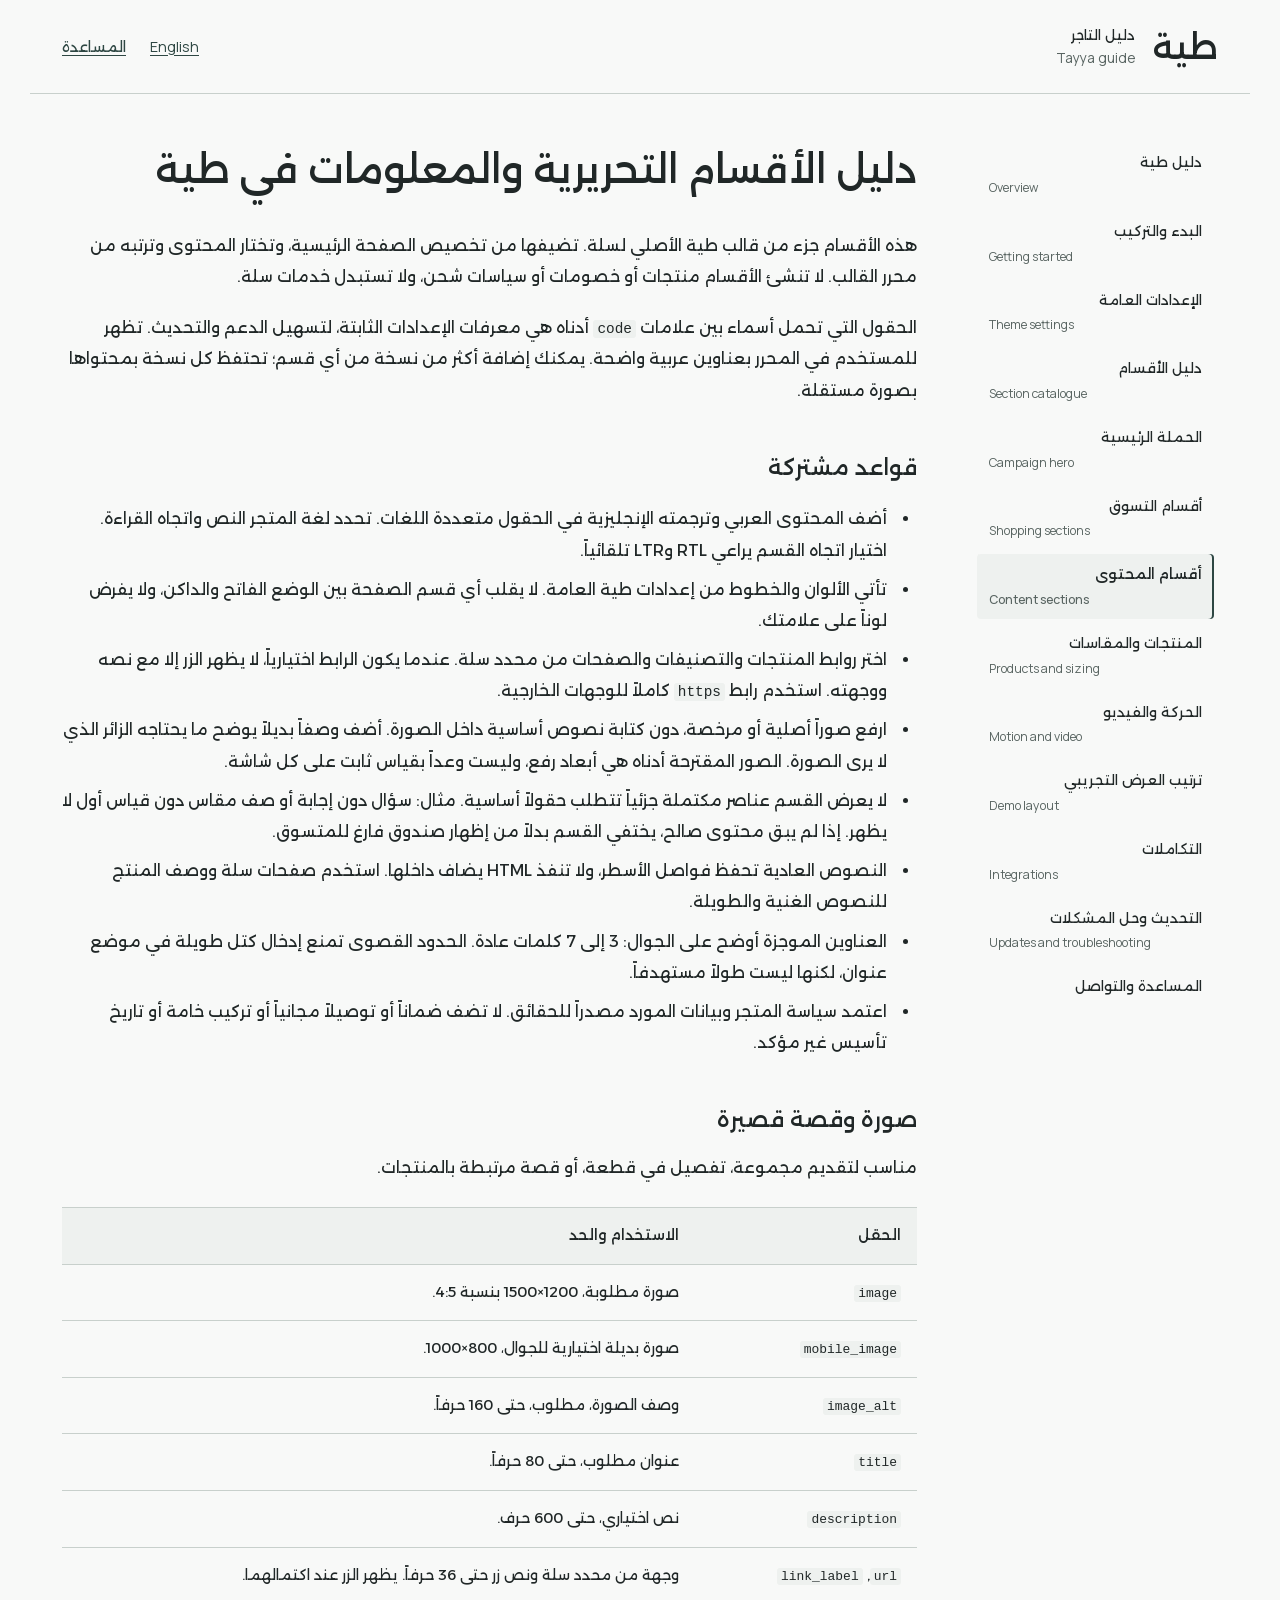
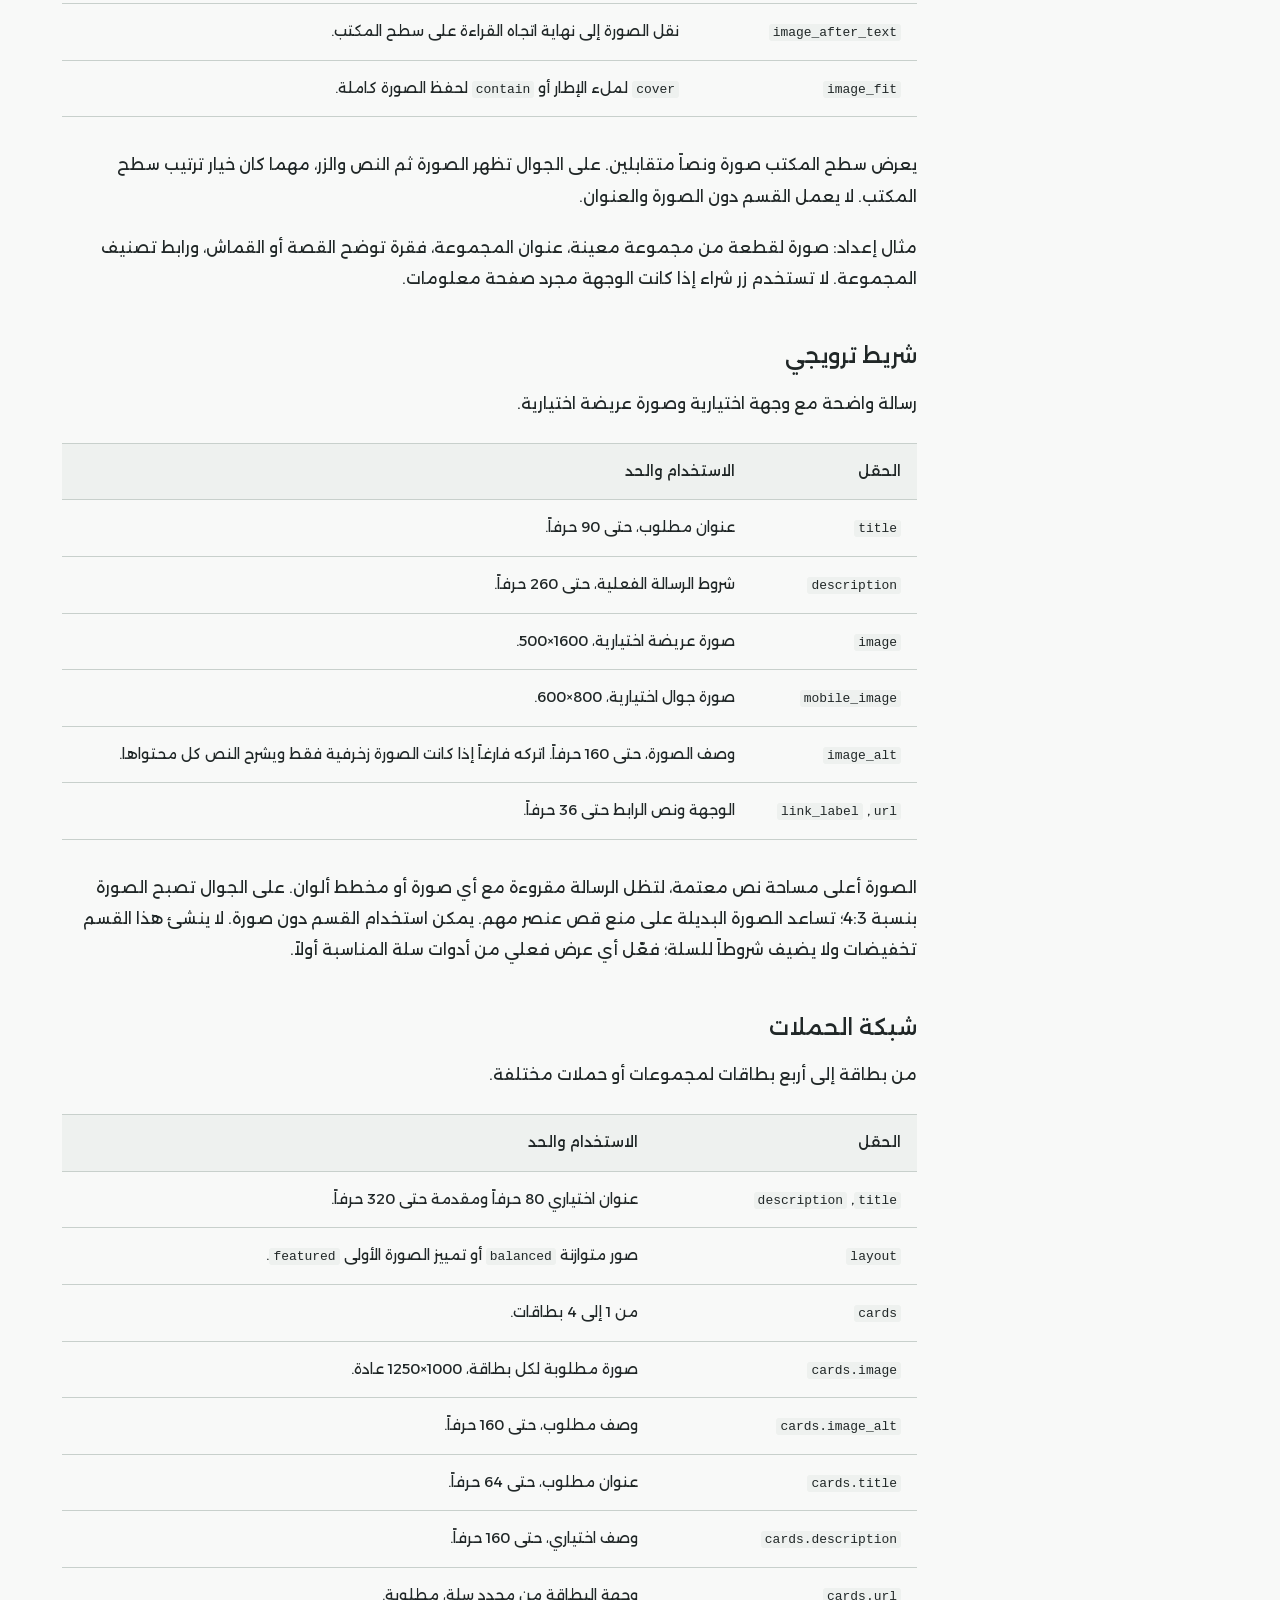
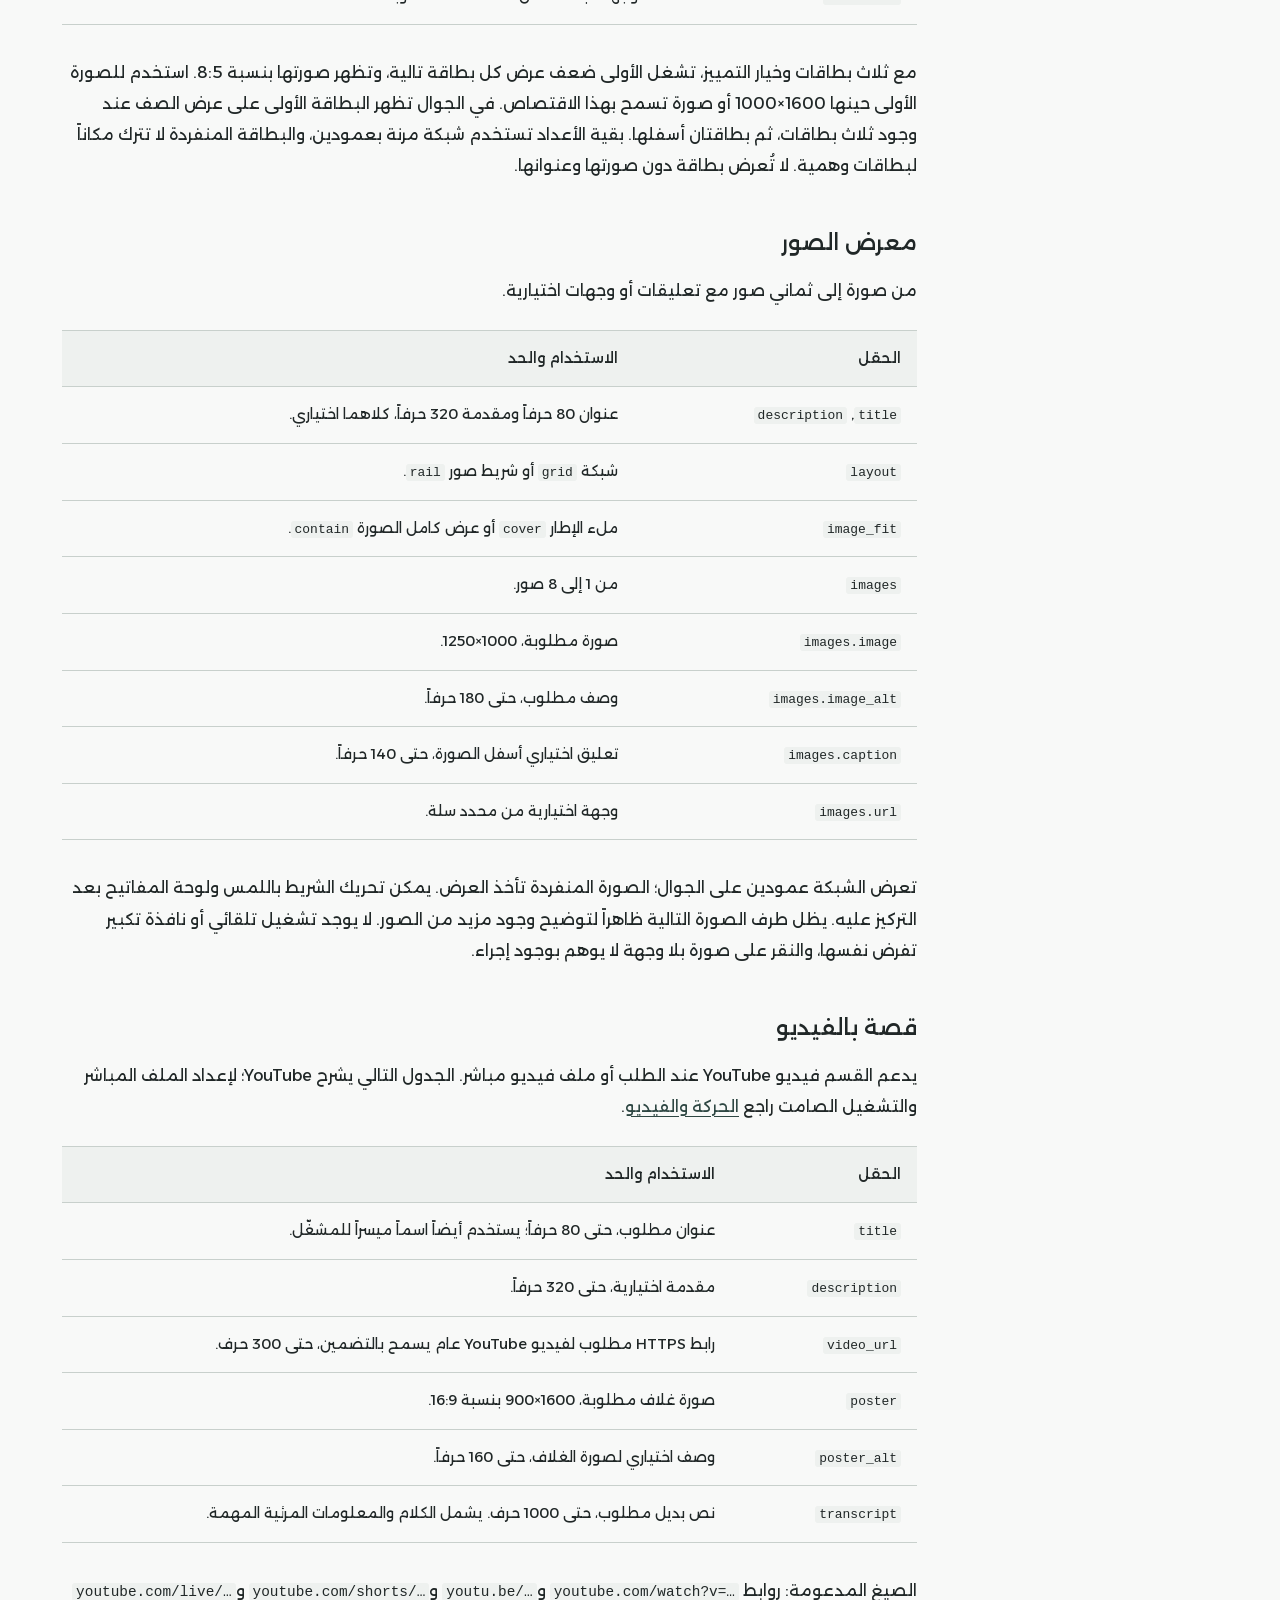
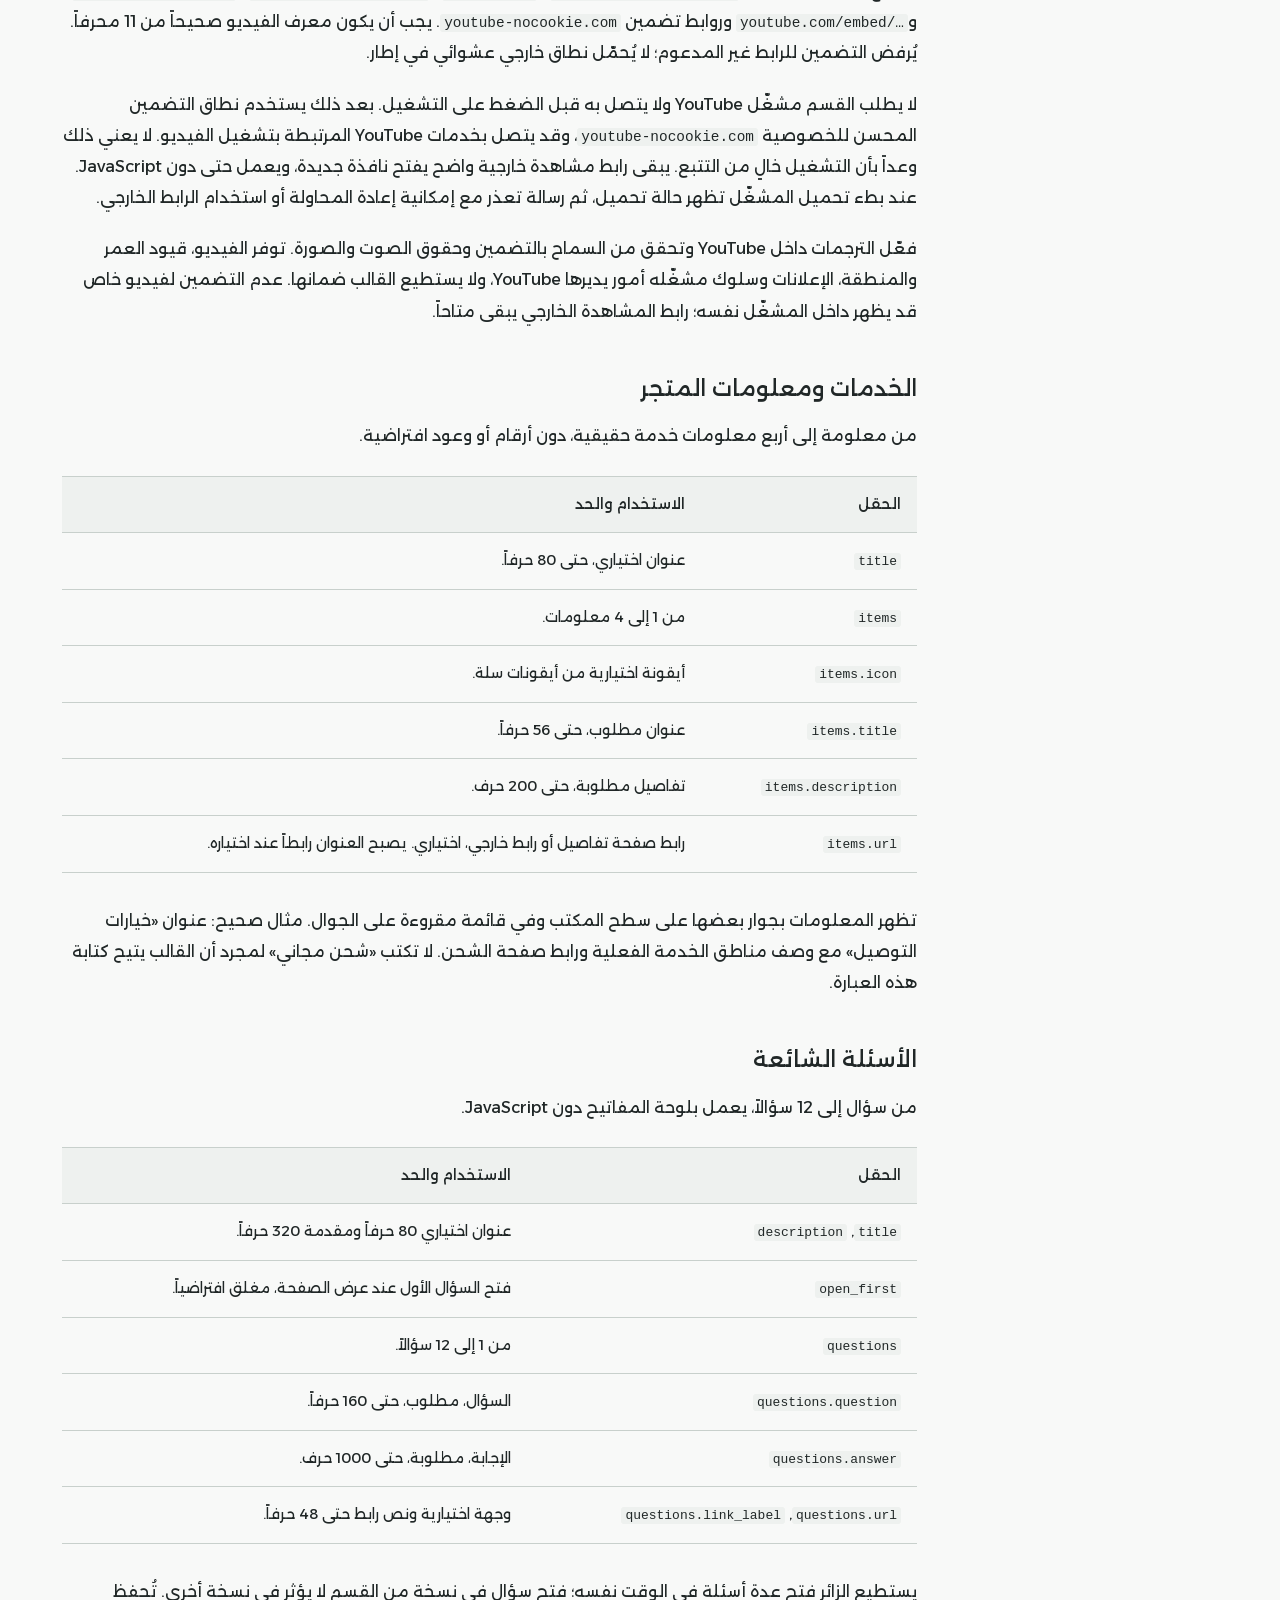
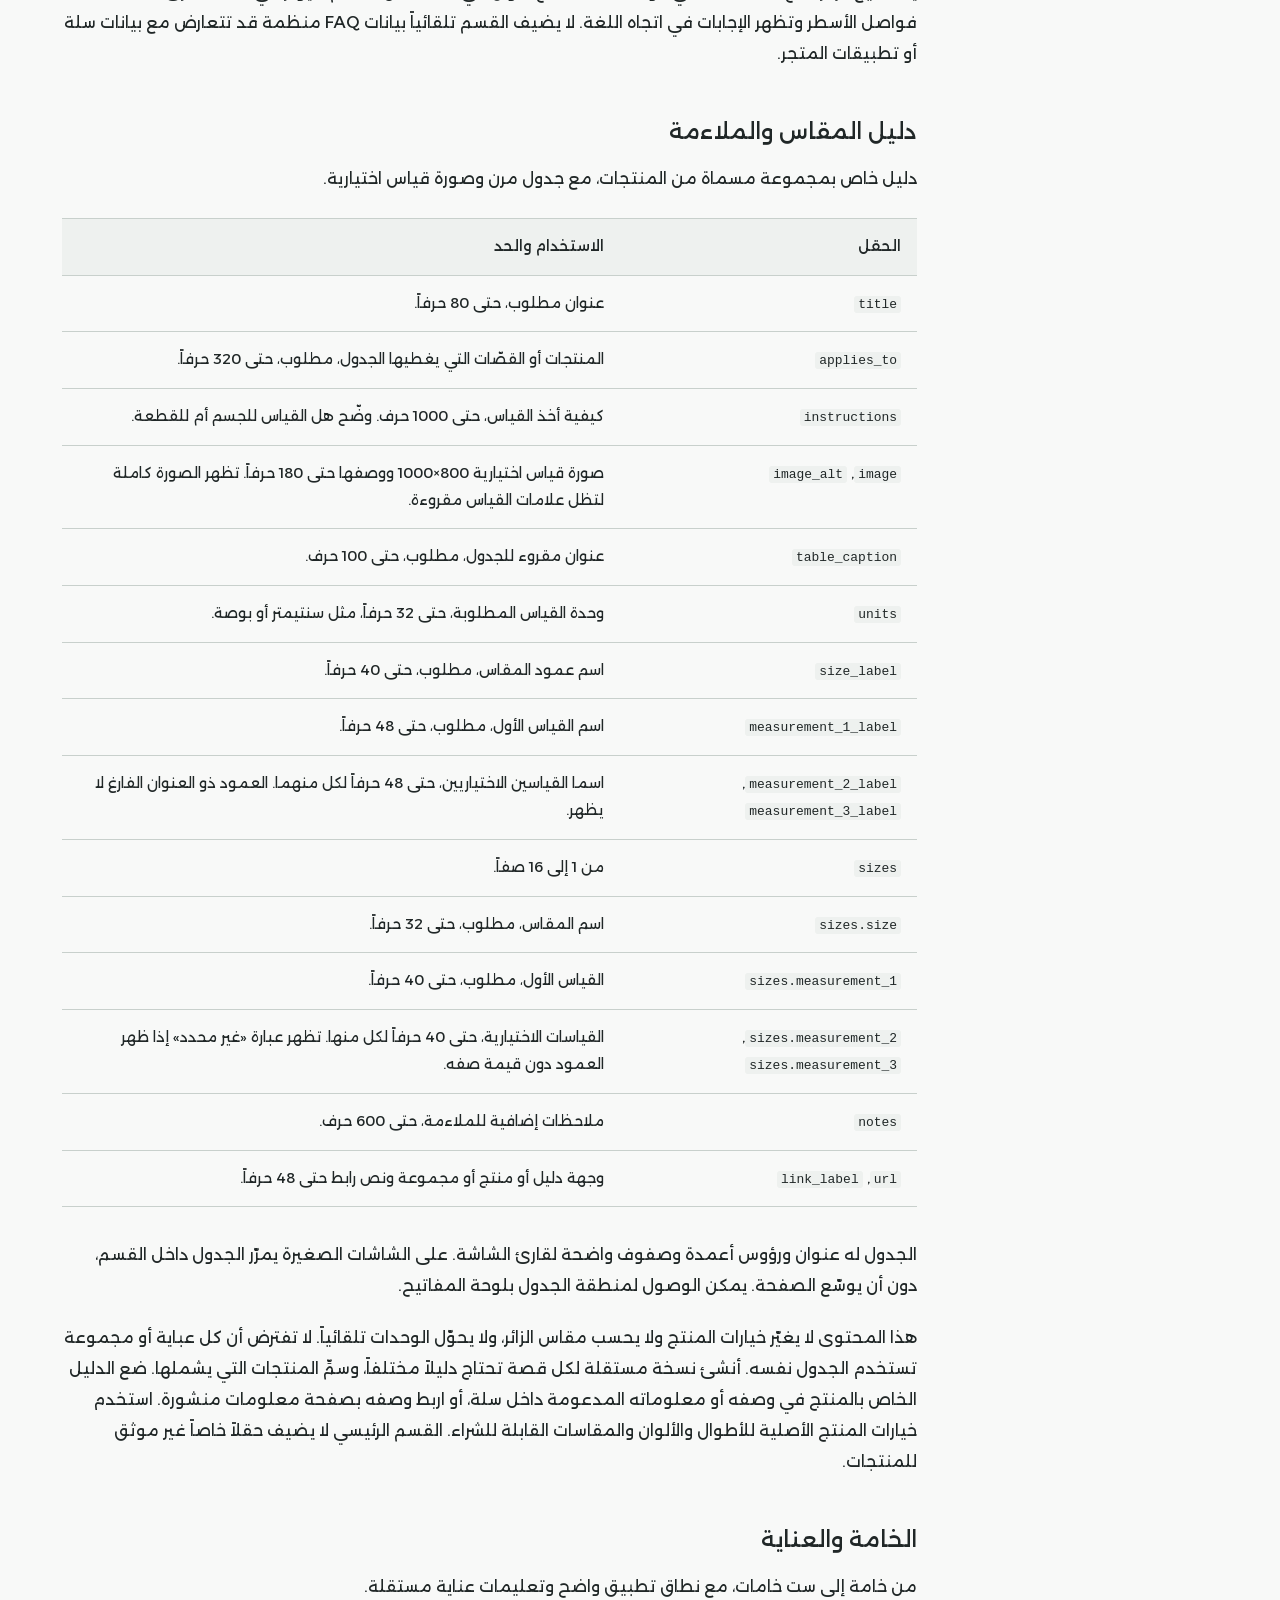
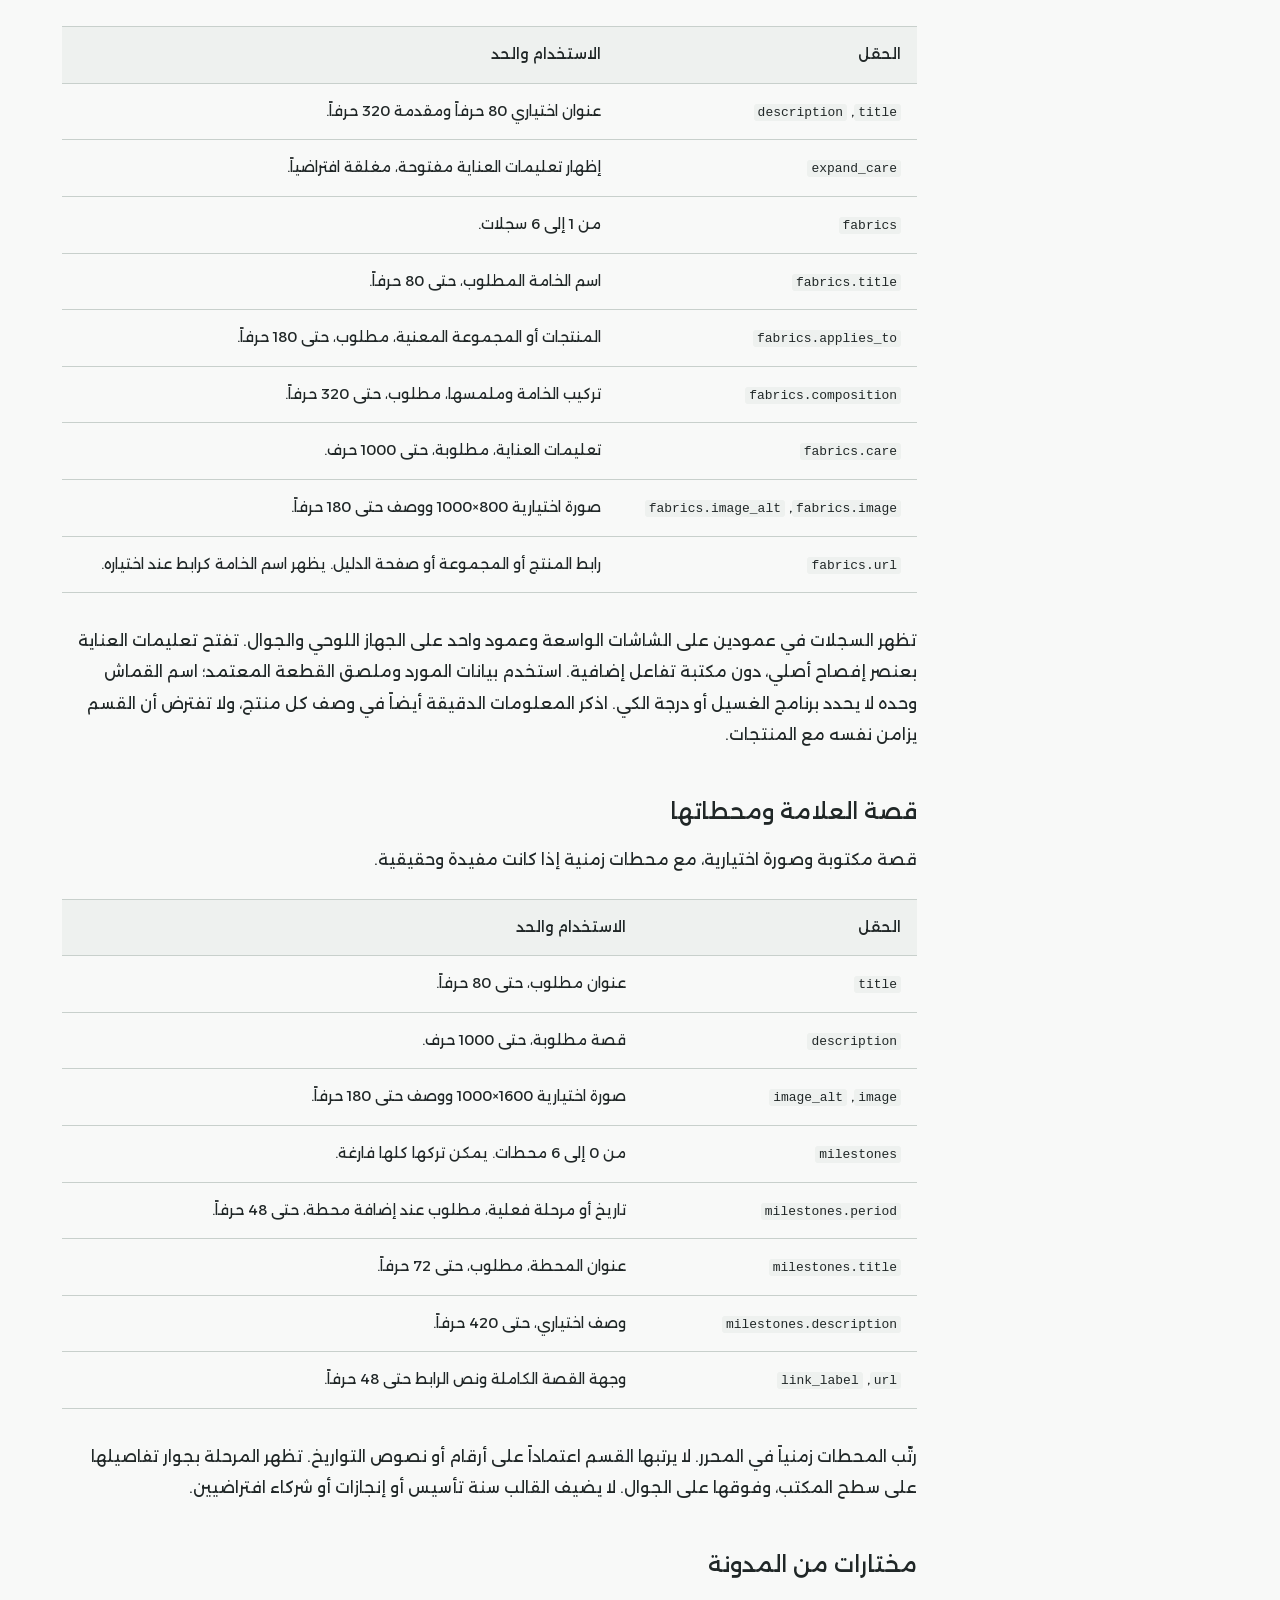
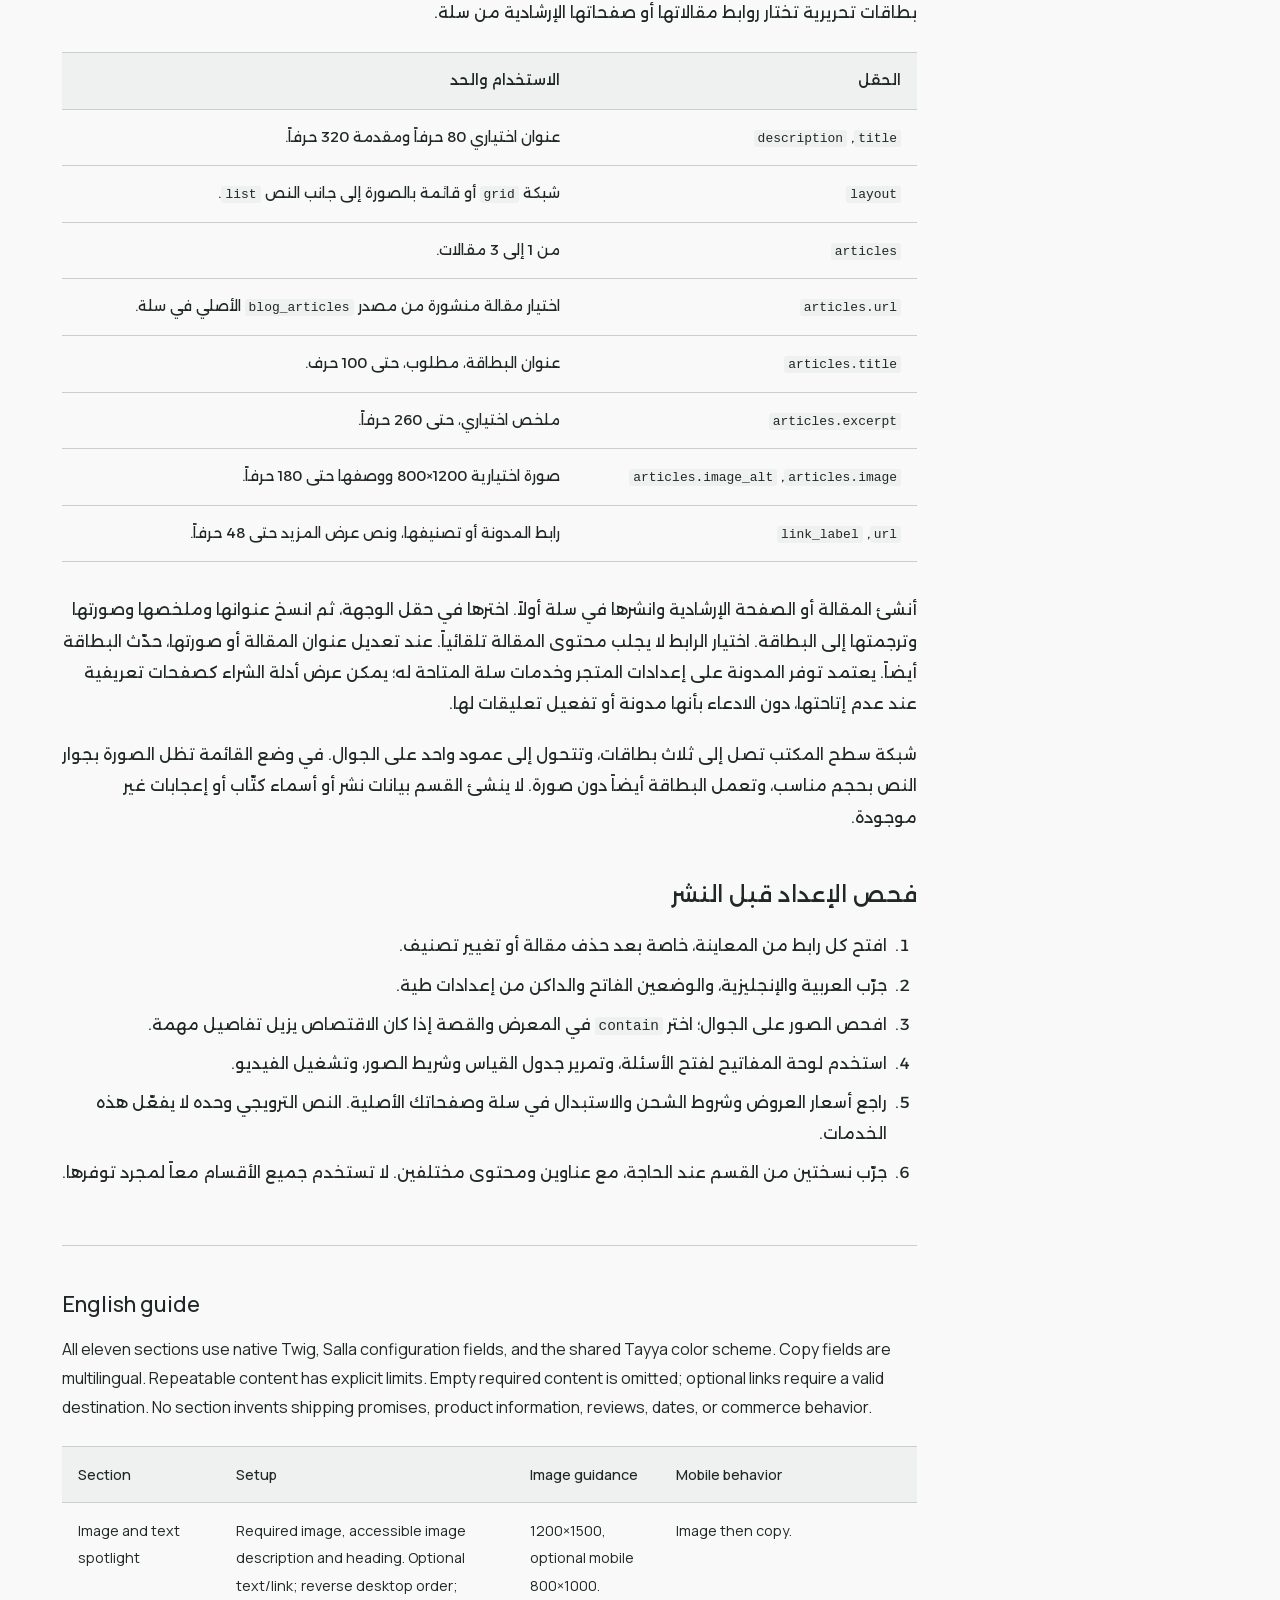
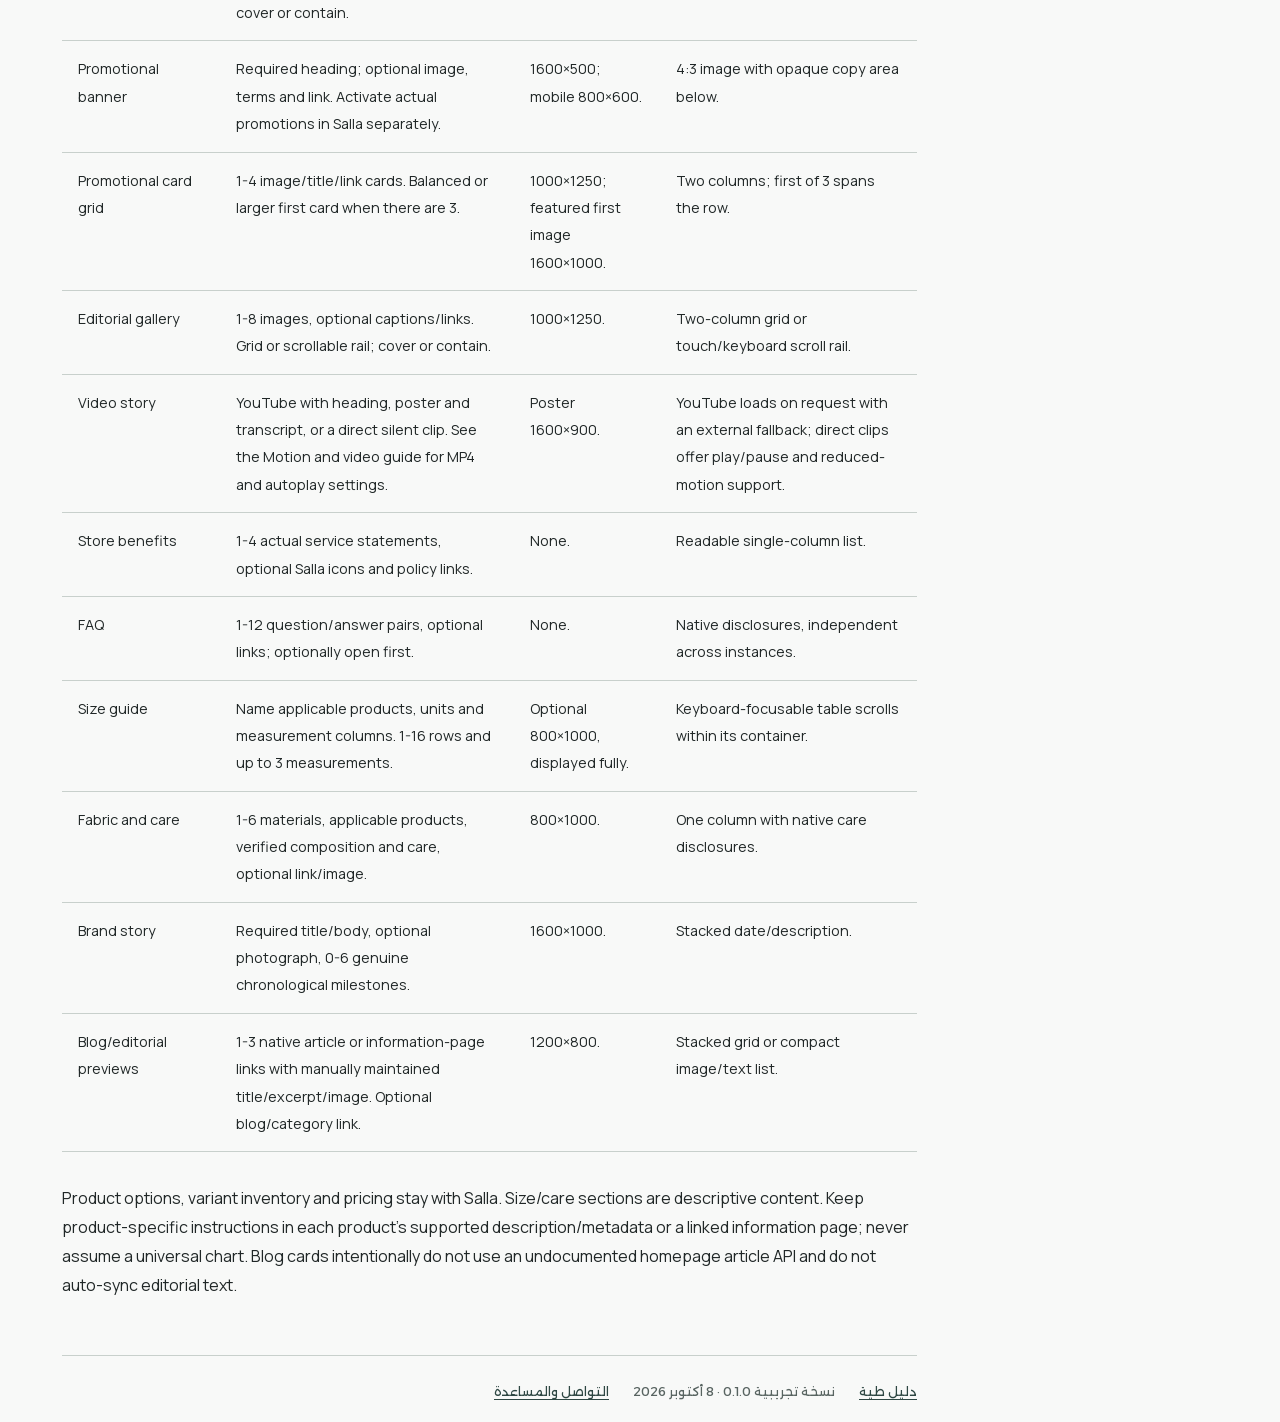
<file: editorial.html>
<!doctype html>
<html lang="ar" dir="rtl">
<head><meta charset="utf-8"><meta name="viewport" content="width=device-width, initial-scale=1">
<title>أقسام المحتوى | Content sections — طية Tayya</title><meta name="description" content="دليل طية للتاجر: الإعداد، الأقسام، المقاسات، الصور، الحركة والدعم. Tayya merchant documentation.">
<link rel="icon" href="favicon.svg" type="image/svg+xml"><link rel="stylesheet" href="assets/fonts/tayya.css"><link rel="stylesheet" href="style.css"></head>
<body data-page="editorial"><a class="skip" href="#content">انتقل إلى المحتوى</a>
<header><a class="brand" href="index.html"><strong>طية</strong><span>دليل التاجر <span lang="en" dir="ltr">Tayya guide</span></span></a>
<div class="header-links"><a href="#english" lang="en" dir="ltr">English</a><a href="support.html">المساعدة</a></div></header>
<div class="layout"><aside class="desktop-nav"><nav aria-label="أدلة طية"><a href="index.html">دليل طية<span lang="en" dir="ltr">Overview</span></a><a href="getting-started.html">البدء والتركيب<span lang="en" dir="ltr">Getting started</span></a><a href="settings.html">الإعدادات العامة<span lang="en" dir="ltr">Theme settings</span></a><a href="catalogue.html">دليل الأقسام<span lang="en" dir="ltr">Section catalogue</span></a><a href="campaign.html">الحملة الرئيسية<span lang="en" dir="ltr">Campaign hero</span></a><a href="commerce.html">أقسام التسوق<span lang="en" dir="ltr">Shopping sections</span></a><a href="editorial.html" aria-current="page">أقسام المحتوى<span lang="en" dir="ltr">Content sections</span></a><a href="products-and-content.html">المنتجات والمقاسات<span lang="en" dir="ltr">Products and sizing</span></a><a href="motion-and-video.html">الحركة والفيديو<span lang="en" dir="ltr">Motion and video</span></a><a href="demo-layout.html">ترتيب العرض التجريبي<span lang="en" dir="ltr">Demo layout</span></a><a href="integrations.html">التكاملات<span lang="en" dir="ltr">Integrations</span></a><a href="updates-and-troubleshooting.html">التحديث وحل المشكلات<span lang="en" dir="ltr">Updates and troubleshooting</span></a><a href="support.html">المساعدة والتواصل<span lang="en" dir="ltr">Help and contact</span></a></nav></aside>
<div class="reading"><details class="mobile-nav"><summary>فهرس الدليل <span lang="en" dir="ltr">Contents</span></summary><nav aria-label="أدلة طية"><a href="index.html">دليل طية<span lang="en" dir="ltr">Overview</span></a><a href="getting-started.html">البدء والتركيب<span lang="en" dir="ltr">Getting started</span></a><a href="settings.html">الإعدادات العامة<span lang="en" dir="ltr">Theme settings</span></a><a href="catalogue.html">دليل الأقسام<span lang="en" dir="ltr">Section catalogue</span></a><a href="campaign.html">الحملة الرئيسية<span lang="en" dir="ltr">Campaign hero</span></a><a href="commerce.html">أقسام التسوق<span lang="en" dir="ltr">Shopping sections</span></a><a href="editorial.html" aria-current="page">أقسام المحتوى<span lang="en" dir="ltr">Content sections</span></a><a href="products-and-content.html">المنتجات والمقاسات<span lang="en" dir="ltr">Products and sizing</span></a><a href="motion-and-video.html">الحركة والفيديو<span lang="en" dir="ltr">Motion and video</span></a><a href="demo-layout.html">ترتيب العرض التجريبي<span lang="en" dir="ltr">Demo layout</span></a><a href="integrations.html">التكاملات<span lang="en" dir="ltr">Integrations</span></a><a href="updates-and-troubleshooting.html">التحديث وحل المشكلات<span lang="en" dir="ltr">Updates and troubleshooting</span></a><a href="support.html">المساعدة والتواصل<span lang="en" dir="ltr">Help and contact</span></a></nav></details>
<main id="content" tabindex="-1"><h1 id="_1">دليل الأقسام التحريرية والمعلومات في طية</h1>
<p>هذه الأقسام جزء من قالب طية الأصلي لسلة. تضيفها من تخصيص الصفحة الرئيسية، وتختار المحتوى وترتبه من محرر القالب. لا تنشئ الأقسام منتجات أو خصومات أو سياسات شحن، ولا تستبدل خدمات سلة.</p>
<p>الحقول التي تحمل أسماء بين علامات <code>code</code> أدناه هي معرفات الإعدادات الثابتة، لتسهيل الدعم والتحديث. تظهر للمستخدم في المحرر بعناوين عربية واضحة. يمكنك إضافة أكثر من نسخة من أي قسم؛ تحتفظ كل نسخة بمحتواها بصورة مستقلة.</p>
<h2 id="_2">قواعد مشتركة</h2>
<ul>
<li>أضف المحتوى العربي وترجمته الإنجليزية في الحقول متعددة اللغات. تحدد لغة المتجر النص واتجاه القراءة. اختيار اتجاه القسم يراعي RTL وLTR تلقائياً.</li>
<li>تأتي الألوان والخطوط من إعدادات طية العامة. لا يقلب أي قسم الصفحة بين الوضع الفاتح والداكن، ولا يفرض لوناً على علامتك.</li>
<li>اختر روابط المنتجات والتصنيفات والصفحات من محدد سلة. عندما يكون الرابط اختيارياً، لا يظهر الزر إلا مع نصه ووجهته. استخدم رابط <code>https</code> كاملاً للوجهات الخارجية.</li>
<li>ارفع صوراً أصلية أو مرخصة، دون كتابة نصوص أساسية داخل الصورة. أضف وصفاً بديلاً يوضح ما يحتاجه الزائر الذي لا يرى الصورة. الصور المقترحة أدناه هي أبعاد رفع، وليست وعداً بقياس ثابت على كل شاشة.</li>
<li>لا يعرض القسم عناصر مكتملة جزئياً تتطلب حقولاً أساسية. مثال: سؤال دون إجابة أو صف مقاس دون قياس أول لا يظهر. إذا لم يبق محتوى صالح، يختفي القسم بدلاً من إظهار صندوق فارغ للمتسوق.</li>
<li>النصوص العادية تحفظ فواصل الأسطر، ولا تنفذ HTML يضاف داخلها. استخدم صفحات سلة ووصف المنتج للنصوص الغنية والطويلة.</li>
<li>العناوين الموجزة أوضح على الجوال: 3 إلى 7 كلمات عادة. الحدود القصوى تمنع إدخال كتل طويلة في موضع عنوان، لكنها ليست طولاً مستهدفاً.</li>
<li>اعتمد سياسة المتجر وبيانات المورد مصدراً للحقائق. لا تضف ضماناً أو توصيلاً مجانياً أو تركيب خامة أو تاريخ تأسيس غير مؤكد.</li>
</ul>
<h2 id="_3">صورة وقصة قصيرة</h2>
<p>مناسب لتقديم مجموعة، تفصيل في قطعة، أو قصة مرتبطة بالمنتجات.</p>
<div class="table-scroll" role="region" tabindex="0" aria-label="جدول قابل للتمرير"><table>
<thead>
<tr>
<th scope="col">الحقل</th>
<th scope="col">الاستخدام والحد</th>
</tr>
</thead>
<tbody>
<tr>
<td><code>image</code></td>
<td>صورة مطلوبة، 1200×1500 بنسبة 4:5.</td>
</tr>
<tr>
<td><code>mobile_image</code></td>
<td>صورة بديلة اختيارية للجوال، 800×1000.</td>
</tr>
<tr>
<td><code>image_alt</code></td>
<td>وصف الصورة، مطلوب، حتى 160 حرفاً.</td>
</tr>
<tr>
<td><code>title</code></td>
<td>عنوان مطلوب، حتى 80 حرفاً.</td>
</tr>
<tr>
<td><code>description</code></td>
<td>نص اختياري، حتى 600 حرف.</td>
</tr>
<tr>
<td><code>url</code>, <code>link_label</code></td>
<td>وجهة من محدد سلة ونص زر حتى 36 حرفاً. يظهر الزر عند اكتمالهما.</td>
</tr>
<tr>
<td><code>image_after_text</code></td>
<td>نقل الصورة إلى نهاية اتجاه القراءة على سطح المكتب.</td>
</tr>
<tr>
<td><code>image_fit</code></td>
<td><code>cover</code> لملء الإطار أو <code>contain</code> لحفظ الصورة كاملة.</td>
</tr>
</tbody>
</table></div>
<p>يعرض سطح المكتب صورة ونصاً متقابلين. على الجوال تظهر الصورة ثم النص والزر، مهما كان خيار ترتيب سطح المكتب. لا يعمل القسم دون الصورة والعنوان.</p>
<p>مثال إعداد: صورة لقطعة من مجموعة معينة، عنوان المجموعة، فقرة توضح القصة أو القماش، ورابط تصنيف المجموعة. لا تستخدم زر شراء إذا كانت الوجهة مجرد صفحة معلومات.</p>
<h2 id="_4">شريط ترويجي</h2>
<p>رسالة واضحة مع وجهة اختيارية وصورة عريضة اختيارية.</p>
<div class="table-scroll" role="region" tabindex="0" aria-label="جدول قابل للتمرير"><table>
<thead>
<tr>
<th scope="col">الحقل</th>
<th scope="col">الاستخدام والحد</th>
</tr>
</thead>
<tbody>
<tr>
<td><code>title</code></td>
<td>عنوان مطلوب، حتى 90 حرفاً.</td>
</tr>
<tr>
<td><code>description</code></td>
<td>شروط الرسالة الفعلية، حتى 260 حرفاً.</td>
</tr>
<tr>
<td><code>image</code></td>
<td>صورة عريضة اختيارية، 1600×500.</td>
</tr>
<tr>
<td><code>mobile_image</code></td>
<td>صورة جوال اختيارية، 800×600.</td>
</tr>
<tr>
<td><code>image_alt</code></td>
<td>وصف الصورة، حتى 160 حرفاً. اتركه فارغاً إذا كانت الصورة زخرفية فقط ويشرح النص كل محتواها.</td>
</tr>
<tr>
<td><code>url</code>, <code>link_label</code></td>
<td>الوجهة ونص الرابط حتى 36 حرفاً.</td>
</tr>
</tbody>
</table></div>
<p>الصورة أعلى مساحة نص معتمة، لتظل الرسالة مقروءة مع أي صورة أو مخطط ألوان. على الجوال تصبح الصورة بنسبة 4:3؛ تساعد الصورة البديلة على منع قص عنصر مهم. يمكن استخدام القسم دون صورة. لا ينشئ هذا القسم تخفيضات ولا يضيف شروطاً للسلة؛ فعّل أي عرض فعلي من أدوات سلة المناسبة أولاً.</p>
<h2 id="_5">شبكة الحملات</h2>
<p>من بطاقة إلى أربع بطاقات لمجموعات أو حملات مختلفة.</p>
<div class="table-scroll" role="region" tabindex="0" aria-label="جدول قابل للتمرير"><table>
<thead>
<tr>
<th scope="col">الحقل</th>
<th scope="col">الاستخدام والحد</th>
</tr>
</thead>
<tbody>
<tr>
<td><code>title</code>, <code>description</code></td>
<td>عنوان اختياري 80 حرفاً ومقدمة حتى 320 حرفاً.</td>
</tr>
<tr>
<td><code>layout</code></td>
<td>صور متوازنة <code>balanced</code> أو تمييز الصورة الأولى <code>featured</code>.</td>
</tr>
<tr>
<td><code>cards</code></td>
<td>من 1 إلى 4 بطاقات.</td>
</tr>
<tr>
<td><code>cards.image</code></td>
<td>صورة مطلوبة لكل بطاقة، 1000×1250 عادة.</td>
</tr>
<tr>
<td><code>cards.image_alt</code></td>
<td>وصف مطلوب، حتى 160 حرفاً.</td>
</tr>
<tr>
<td><code>cards.title</code></td>
<td>عنوان مطلوب، حتى 64 حرفاً.</td>
</tr>
<tr>
<td><code>cards.description</code></td>
<td>وصف اختياري، حتى 160 حرفاً.</td>
</tr>
<tr>
<td><code>cards.url</code></td>
<td>وجهة البطاقة من محدد سلة، مطلوبة.</td>
</tr>
</tbody>
</table></div>
<p>مع ثلاث بطاقات وخيار التمييز، تشغل الأولى ضعف عرض كل بطاقة تالية، وتظهر صورتها بنسبة 8:5. استخدم للصورة الأولى حينها 1600×1000 أو صورة تسمح بهذا الاقتصاص. في الجوال تظهر البطاقة الأولى على عرض الصف عند وجود ثلاث بطاقات، ثم بطاقتان أسفلها. بقية الأعداد تستخدم شبكة مرنة بعمودين، والبطاقة المنفردة لا تترك مكاناً لبطاقات وهمية. لا تُعرض بطاقة دون صورتها وعنوانها.</p>
<h2 id="_6">معرض الصور</h2>
<p>من صورة إلى ثماني صور مع تعليقات أو وجهات اختيارية.</p>
<div class="table-scroll" role="region" tabindex="0" aria-label="جدول قابل للتمرير"><table>
<thead>
<tr>
<th scope="col">الحقل</th>
<th scope="col">الاستخدام والحد</th>
</tr>
</thead>
<tbody>
<tr>
<td><code>title</code>, <code>description</code></td>
<td>عنوان 80 حرفاً ومقدمة 320 حرفاً، كلاهما اختياري.</td>
</tr>
<tr>
<td><code>layout</code></td>
<td>شبكة <code>grid</code> أو شريط صور <code>rail</code>.</td>
</tr>
<tr>
<td><code>image_fit</code></td>
<td>ملء الإطار <code>cover</code> أو عرض كامل الصورة <code>contain</code>.</td>
</tr>
<tr>
<td><code>images</code></td>
<td>من 1 إلى 8 صور.</td>
</tr>
<tr>
<td><code>images.image</code></td>
<td>صورة مطلوبة، 1000×1250.</td>
</tr>
<tr>
<td><code>images.image_alt</code></td>
<td>وصف مطلوب، حتى 180 حرفاً.</td>
</tr>
<tr>
<td><code>images.caption</code></td>
<td>تعليق اختياري أسفل الصورة، حتى 140 حرفاً.</td>
</tr>
<tr>
<td><code>images.url</code></td>
<td>وجهة اختيارية من محدد سلة.</td>
</tr>
</tbody>
</table></div>
<p>تعرض الشبكة عمودين على الجوال؛ الصورة المنفردة تأخذ العرض. يمكن تحريك الشريط باللمس ولوحة المفاتيح بعد التركيز عليه. يظل طرف الصورة التالية ظاهراً لتوضيح وجود مزيد من الصور. لا يوجد تشغيل تلقائي أو نافذة تكبير تفرض نفسها، والنقر على صورة بلا وجهة لا يوهم بوجود إجراء.</p>
<h2 id="_7">قصة بالفيديو</h2>
<p>يدعم القسم فيديو YouTube عند الطلب أو ملف فيديو مباشر. الجدول التالي يشرح YouTube؛ لإعداد الملف المباشر والتشغيل الصامت راجع <a href="motion-and-video.html">الحركة والفيديو</a>.</p>
<div class="table-scroll" role="region" tabindex="0" aria-label="جدول قابل للتمرير"><table>
<thead>
<tr>
<th scope="col">الحقل</th>
<th scope="col">الاستخدام والحد</th>
</tr>
</thead>
<tbody>
<tr>
<td><code>title</code></td>
<td>عنوان مطلوب، حتى 80 حرفاً؛ يستخدم أيضاً اسماً ميسراً للمشغّل.</td>
</tr>
<tr>
<td><code>description</code></td>
<td>مقدمة اختيارية، حتى 320 حرفاً.</td>
</tr>
<tr>
<td><code>video_url</code></td>
<td>رابط HTTPS مطلوب لفيديو YouTube عام يسمح بالتضمين، حتى 300 حرف.</td>
</tr>
<tr>
<td><code>poster</code></td>
<td>صورة غلاف مطلوبة، 1600×900 بنسبة 16:9.</td>
</tr>
<tr>
<td><code>poster_alt</code></td>
<td>وصف اختياري لصورة الغلاف، حتى 160 حرفاً.</td>
</tr>
<tr>
<td><code>transcript</code></td>
<td>نص بديل مطلوب، حتى 1000 حرف. يشمل الكلام والمعلومات المرئية المهمة.</td>
</tr>
</tbody>
</table></div>
<p>الصيغ المدعومة: روابط <code>youtube.com/watch?v=…</code> و<code>youtu.be/…</code> و<code>youtube.com/shorts/…</code> و<code>youtube.com/live/…</code> و<code>youtube.com/embed/…</code> وروابط تضمين <code>youtube-nocookie.com</code>. يجب أن يكون معرف الفيديو صحيحاً من 11 محرفاً. يُرفض التضمين للرابط غير المدعوم؛ لا يُحمّل نطاق خارجي عشوائي في إطار.</p>
<p>لا يطلب القسم مشغّل YouTube ولا يتصل به قبل الضغط على التشغيل. بعد ذلك يستخدم نطاق التضمين المحسن للخصوصية <code>youtube-nocookie.com</code>، وقد يتصل بخدمات YouTube المرتبطة بتشغيل الفيديو. لا يعني ذلك وعداً بأن التشغيل خالٍ من التتبع. يبقى رابط مشاهدة خارجية واضح يفتح نافذة جديدة، ويعمل حتى دون JavaScript. عند بطء تحميل المشغّل تظهر حالة تحميل، ثم رسالة تعذر مع إمكانية إعادة المحاولة أو استخدام الرابط الخارجي.</p>
<p>فعّل الترجمات داخل YouTube وتحقق من السماح بالتضمين وحقوق الصوت والصورة. توفر الفيديو، قيود العمر والمنطقة، الإعلانات وسلوك مشغّله أمور يديرها YouTube، ولا يستطيع القالب ضمانها. عدم التضمين لفيديو خاص قد يظهر داخل المشغّل نفسه؛ رابط المشاهدة الخارجي يبقى متاحاً.</p>
<h2 id="_8">الخدمات ومعلومات المتجر</h2>
<p>من معلومة إلى أربع معلومات خدمة حقيقية، دون أرقام أو وعود افتراضية.</p>
<div class="table-scroll" role="region" tabindex="0" aria-label="جدول قابل للتمرير"><table>
<thead>
<tr>
<th scope="col">الحقل</th>
<th scope="col">الاستخدام والحد</th>
</tr>
</thead>
<tbody>
<tr>
<td><code>title</code></td>
<td>عنوان اختياري، حتى 80 حرفاً.</td>
</tr>
<tr>
<td><code>items</code></td>
<td>من 1 إلى 4 معلومات.</td>
</tr>
<tr>
<td><code>items.icon</code></td>
<td>أيقونة اختيارية من أيقونات سلة.</td>
</tr>
<tr>
<td><code>items.title</code></td>
<td>عنوان مطلوب، حتى 56 حرفاً.</td>
</tr>
<tr>
<td><code>items.description</code></td>
<td>تفاصيل مطلوبة، حتى 200 حرف.</td>
</tr>
<tr>
<td><code>items.url</code></td>
<td>رابط صفحة تفاصيل أو رابط خارجي، اختياري. يصبح العنوان رابطاً عند اختياره.</td>
</tr>
</tbody>
</table></div>
<p>تظهر المعلومات بجوار بعضها على سطح المكتب وفي قائمة مقروءة على الجوال. مثال صحيح: عنوان «خيارات التوصيل» مع وصف مناطق الخدمة الفعلية ورابط صفحة الشحن. لا تكتب «شحن مجاني» لمجرد أن القالب يتيح كتابة هذه العبارة.</p>
<h2 id="_9">الأسئلة الشائعة</h2>
<p>من سؤال إلى 12 سؤالاً، يعمل بلوحة المفاتيح دون JavaScript.</p>
<div class="table-scroll" role="region" tabindex="0" aria-label="جدول قابل للتمرير"><table>
<thead>
<tr>
<th scope="col">الحقل</th>
<th scope="col">الاستخدام والحد</th>
</tr>
</thead>
<tbody>
<tr>
<td><code>title</code>, <code>description</code></td>
<td>عنوان اختياري 80 حرفاً ومقدمة 320 حرفاً.</td>
</tr>
<tr>
<td><code>open_first</code></td>
<td>فتح السؤال الأول عند عرض الصفحة، مغلق افتراضياً.</td>
</tr>
<tr>
<td><code>questions</code></td>
<td>من 1 إلى 12 سؤالاً.</td>
</tr>
<tr>
<td><code>questions.question</code></td>
<td>السؤال، مطلوب، حتى 160 حرفاً.</td>
</tr>
<tr>
<td><code>questions.answer</code></td>
<td>الإجابة، مطلوبة، حتى 1000 حرف.</td>
</tr>
<tr>
<td><code>questions.url</code>, <code>questions.link_label</code></td>
<td>وجهة اختيارية ونص رابط حتى 48 حرفاً.</td>
</tr>
</tbody>
</table></div>
<p>يستطيع الزائر فتح عدة أسئلة في الوقت نفسه؛ فتح سؤال في نسخة من القسم لا يؤثر في نسخة أخرى. تُحفظ فواصل الأسطر وتظهر الإجابات في اتجاه اللغة. لا يضيف القسم تلقائياً بيانات FAQ منظمة قد تتعارض مع بيانات سلة أو تطبيقات المتجر.</p>
<h2 id="_10">دليل المقاس والملاءمة</h2>
<p>دليل خاص بمجموعة مسماة من المنتجات، مع جدول مرن وصورة قياس اختيارية.</p>
<div class="table-scroll" role="region" tabindex="0" aria-label="جدول قابل للتمرير"><table>
<thead>
<tr>
<th scope="col">الحقل</th>
<th scope="col">الاستخدام والحد</th>
</tr>
</thead>
<tbody>
<tr>
<td><code>title</code></td>
<td>عنوان مطلوب، حتى 80 حرفاً.</td>
</tr>
<tr>
<td><code>applies_to</code></td>
<td>المنتجات أو القصّات التي يغطيها الجدول، مطلوب، حتى 320 حرفاً.</td>
</tr>
<tr>
<td><code>instructions</code></td>
<td>كيفية أخذ القياس، حتى 1000 حرف. وضّح هل القياس للجسم أم للقطعة.</td>
</tr>
<tr>
<td><code>image</code>, <code>image_alt</code></td>
<td>صورة قياس اختيارية 800×1000 ووصفها حتى 180 حرفاً. تظهر الصورة كاملة لتظل علامات القياس مقروءة.</td>
</tr>
<tr>
<td><code>table_caption</code></td>
<td>عنوان مقروء للجدول، مطلوب، حتى 100 حرف.</td>
</tr>
<tr>
<td><code>units</code></td>
<td>وحدة القياس المطلوبة، حتى 32 حرفاً، مثل سنتيمتر أو بوصة.</td>
</tr>
<tr>
<td><code>size_label</code></td>
<td>اسم عمود المقاس، مطلوب، حتى 40 حرفاً.</td>
</tr>
<tr>
<td><code>measurement_1_label</code></td>
<td>اسم القياس الأول، مطلوب، حتى 48 حرفاً.</td>
</tr>
<tr>
<td><code>measurement_2_label</code>, <code>measurement_3_label</code></td>
<td>اسما القياسين الاختياريين، حتى 48 حرفاً لكل منهما. العمود ذو العنوان الفارغ لا يظهر.</td>
</tr>
<tr>
<td><code>sizes</code></td>
<td>من 1 إلى 16 صفاً.</td>
</tr>
<tr>
<td><code>sizes.size</code></td>
<td>اسم المقاس، مطلوب، حتى 32 حرفاً.</td>
</tr>
<tr>
<td><code>sizes.measurement_1</code></td>
<td>القياس الأول، مطلوب، حتى 40 حرفاً.</td>
</tr>
<tr>
<td><code>sizes.measurement_2</code>, <code>sizes.measurement_3</code></td>
<td>القياسات الاختيارية، حتى 40 حرفاً لكل منها. تظهر عبارة «غير محدد» إذا ظهر العمود دون قيمة صفه.</td>
</tr>
<tr>
<td><code>notes</code></td>
<td>ملاحظات إضافية للملاءمة، حتى 600 حرف.</td>
</tr>
<tr>
<td><code>url</code>, <code>link_label</code></td>
<td>وجهة دليل أو منتج أو مجموعة ونص رابط حتى 48 حرفاً.</td>
</tr>
</tbody>
</table></div>
<p>الجدول له عنوان ورؤوس أعمدة وصفوف واضحة لقارئ الشاشة. على الشاشات الصغيرة يمرّر الجدول داخل القسم، دون أن يوسّع الصفحة. يمكن الوصول لمنطقة الجدول بلوحة المفاتيح.</p>
<p>هذا المحتوى لا يغيّر خيارات المنتج ولا يحسب مقاس الزائر، ولا يحوّل الوحدات تلقائياً. لا تفترض أن كل عباية أو مجموعة تستخدم الجدول نفسه. أنشئ نسخة مستقلة لكل قصة تحتاج دليلاً مختلفاً، وسمِّ المنتجات التي يشملها. ضع الدليل الخاص بالمنتج في وصفه أو معلوماته المدعومة داخل سلة، أو اربط وصفه بصفحة معلومات منشورة. استخدم خيارات المنتج الأصلية للأطوال والألوان والمقاسات القابلة للشراء. القسم الرئيسي لا يضيف حقلاً خاصاً غير موثق للمنتجات.</p>
<h2 id="_11">الخامة والعناية</h2>
<p>من خامة إلى ست خامات، مع نطاق تطبيق واضح وتعليمات عناية مستقلة.</p>
<div class="table-scroll" role="region" tabindex="0" aria-label="جدول قابل للتمرير"><table>
<thead>
<tr>
<th scope="col">الحقل</th>
<th scope="col">الاستخدام والحد</th>
</tr>
</thead>
<tbody>
<tr>
<td><code>title</code>, <code>description</code></td>
<td>عنوان اختياري 80 حرفاً ومقدمة 320 حرفاً.</td>
</tr>
<tr>
<td><code>expand_care</code></td>
<td>إظهار تعليمات العناية مفتوحة، مغلقة افتراضياً.</td>
</tr>
<tr>
<td><code>fabrics</code></td>
<td>من 1 إلى 6 سجلات.</td>
</tr>
<tr>
<td><code>fabrics.title</code></td>
<td>اسم الخامة المطلوب، حتى 80 حرفاً.</td>
</tr>
<tr>
<td><code>fabrics.applies_to</code></td>
<td>المنتجات أو المجموعة المعنية، مطلوب، حتى 180 حرفاً.</td>
</tr>
<tr>
<td><code>fabrics.composition</code></td>
<td>تركيب الخامة وملمسها، مطلوب، حتى 320 حرفاً.</td>
</tr>
<tr>
<td><code>fabrics.care</code></td>
<td>تعليمات العناية، مطلوبة، حتى 1000 حرف.</td>
</tr>
<tr>
<td><code>fabrics.image</code>, <code>fabrics.image_alt</code></td>
<td>صورة اختيارية 800×1000 ووصف حتى 180 حرفاً.</td>
</tr>
<tr>
<td><code>fabrics.url</code></td>
<td>رابط المنتج أو المجموعة أو صفحة الدليل. يظهر اسم الخامة كرابط عند اختياره.</td>
</tr>
</tbody>
</table></div>
<p>تظهر السجلات في عمودين على الشاشات الواسعة وعمود واحد على الجهاز اللوحي والجوال. تفتح تعليمات العناية بعنصر إفصاح أصلي، دون مكتبة تفاعل إضافية. استخدم بيانات المورد وملصق القطعة المعتمد؛ اسم القماش وحده لا يحدد برنامج الغسيل أو درجة الكي. اذكر المعلومات الدقيقة أيضاً في وصف كل منتج، ولا تفترض أن القسم يزامن نفسه مع المنتجات.</p>
<h2 id="_12">قصة العلامة ومحطاتها</h2>
<p>قصة مكتوبة وصورة اختيارية، مع محطات زمنية إذا كانت مفيدة وحقيقية.</p>
<div class="table-scroll" role="region" tabindex="0" aria-label="جدول قابل للتمرير"><table>
<thead>
<tr>
<th scope="col">الحقل</th>
<th scope="col">الاستخدام والحد</th>
</tr>
</thead>
<tbody>
<tr>
<td><code>title</code></td>
<td>عنوان مطلوب، حتى 80 حرفاً.</td>
</tr>
<tr>
<td><code>description</code></td>
<td>قصة مطلوبة، حتى 1000 حرف.</td>
</tr>
<tr>
<td><code>image</code>, <code>image_alt</code></td>
<td>صورة اختيارية 1600×1000 ووصف حتى 180 حرفاً.</td>
</tr>
<tr>
<td><code>milestones</code></td>
<td>من 0 إلى 6 محطات. يمكن تركها كلها فارغة.</td>
</tr>
<tr>
<td><code>milestones.period</code></td>
<td>تاريخ أو مرحلة فعلية، مطلوب عند إضافة محطة، حتى 48 حرفاً.</td>
</tr>
<tr>
<td><code>milestones.title</code></td>
<td>عنوان المحطة، مطلوب، حتى 72 حرفاً.</td>
</tr>
<tr>
<td><code>milestones.description</code></td>
<td>وصف اختياري، حتى 420 حرفاً.</td>
</tr>
<tr>
<td><code>url</code>, <code>link_label</code></td>
<td>وجهة القصة الكاملة ونص الرابط حتى 48 حرفاً.</td>
</tr>
</tbody>
</table></div>
<p>رتّب المحطات زمنياً في المحرر. لا يرتبها القسم اعتماداً على أرقام أو نصوص التواريخ. تظهر المرحلة بجوار تفاصيلها على سطح المكتب، وفوقها على الجوال. لا يضيف القالب سنة تأسيس أو إنجازات أو شركاء افتراضيين.</p>
<h2 id="_13">مختارات من المدونة</h2>
<p>بطاقات تحريرية تختار روابط مقالاتها أو صفحاتها الإرشادية من سلة.</p>
<div class="table-scroll" role="region" tabindex="0" aria-label="جدول قابل للتمرير"><table>
<thead>
<tr>
<th scope="col">الحقل</th>
<th scope="col">الاستخدام والحد</th>
</tr>
</thead>
<tbody>
<tr>
<td><code>title</code>, <code>description</code></td>
<td>عنوان اختياري 80 حرفاً ومقدمة 320 حرفاً.</td>
</tr>
<tr>
<td><code>layout</code></td>
<td>شبكة <code>grid</code> أو قائمة بالصورة إلى جانب النص <code>list</code>.</td>
</tr>
<tr>
<td><code>articles</code></td>
<td>من 1 إلى 3 مقالات.</td>
</tr>
<tr>
<td><code>articles.url</code></td>
<td>اختيار مقالة منشورة من مصدر <code>blog_articles</code> الأصلي في سلة.</td>
</tr>
<tr>
<td><code>articles.title</code></td>
<td>عنوان البطاقة، مطلوب، حتى 100 حرف.</td>
</tr>
<tr>
<td><code>articles.excerpt</code></td>
<td>ملخص اختياري، حتى 260 حرفاً.</td>
</tr>
<tr>
<td><code>articles.image</code>, <code>articles.image_alt</code></td>
<td>صورة اختيارية 1200×800 ووصفها حتى 180 حرفاً.</td>
</tr>
<tr>
<td><code>url</code>, <code>link_label</code></td>
<td>رابط المدونة أو تصنيفها، ونص عرض المزيد حتى 48 حرفاً.</td>
</tr>
</tbody>
</table></div>
<p>أنشئ المقالة أو الصفحة الإرشادية وانشرها في سلة أولاً. اخترها في حقل الوجهة، ثم انسخ عنوانها وملخصها وصورتها وترجمتها إلى البطاقة. اختيار الرابط لا يجلب محتوى المقالة تلقائياً. عند تعديل عنوان المقالة أو صورتها، حدّث البطاقة أيضاً. يعتمد توفر المدونة على إعدادات المتجر وخدمات سلة المتاحة له؛ يمكن عرض أدلة الشراء كصفحات تعريفية عند عدم إتاحتها، دون الادعاء بأنها مدونة أو تفعيل تعليقات لها.</p>
<p>شبكة سطح المكتب تصل إلى ثلاث بطاقات، وتتحول إلى عمود واحد على الجوال. في وضع القائمة تظل الصورة بجوار النص بحجم مناسب، وتعمل البطاقة أيضاً دون صورة. لا ينشئ القسم بيانات نشر أو أسماء كتّاب أو إعجابات غير موجودة.</p>
<h2 id="_14">فحص الإعداد قبل النشر</h2>
<ol>
<li>افتح كل رابط من المعاينة، خاصة بعد حذف مقالة أو تغيير تصنيف.</li>
<li>جرّب العربية والإنجليزية، والوضعين الفاتح والداكن من إعدادات طية.</li>
<li>افحص الصور على الجوال؛ اختر <code>contain</code> في المعرض والقصة إذا كان الاقتصاص يزيل تفاصيل مهمة.</li>
<li>استخدم لوحة المفاتيح لفتح الأسئلة، وتمرير جدول القياس وشريط الصور، وتشغيل الفيديو.</li>
<li>راجع أسعار العروض وشروط الشحن والاستبدال في سلة وصفحاتك الأصلية. النص الترويجي وحده لا يفعّل هذه الخدمات.</li>
<li>جرّب نسختين من القسم عند الحاجة، مع عناوين ومحتوى مختلفين. لا تستخدم جميع الأقسام معاً لمجرد توفرها.</li>
</ol><section id="english" lang="en" dir="ltr"><h2>English guide</h2><p>All eleven sections use native Twig, Salla configuration fields, and the shared Tayya color scheme. Copy fields are multilingual. Repeatable content has explicit limits. Empty required content is omitted; optional links require a valid destination. No section invents shipping promises, product information, reviews, dates, or commerce behavior.</p>
<div class="table-scroll" role="region" tabindex="0" aria-label="Scrollable reference table"><table>
<thead>
<tr>
<th scope="col">Section</th>
<th scope="col">Setup</th>
<th scope="col">Image guidance</th>
<th scope="col">Mobile behavior</th>
</tr>
</thead>
<tbody>
<tr>
<td>Image and text spotlight</td>
<td>Required image, accessible image description and heading. Optional text/link; reverse desktop order; cover or contain.</td>
<td>1200×1500, optional mobile 800×1000.</td>
<td>Image then copy.</td>
</tr>
<tr>
<td>Promotional banner</td>
<td>Required heading; optional image, terms and link. Activate actual promotions in Salla separately.</td>
<td>1600×500; mobile 800×600.</td>
<td>4:3 image with opaque copy area below.</td>
</tr>
<tr>
<td>Promotional card grid</td>
<td>1-4 image/title/link cards. Balanced or larger first card when there are 3.</td>
<td>1000×1250; featured first image 1600×1000.</td>
<td>Two columns; first of 3 spans the row.</td>
</tr>
<tr>
<td>Editorial gallery</td>
<td>1-8 images, optional captions/links. Grid or scrollable rail; cover or contain.</td>
<td>1000×1250.</td>
<td>Two-column grid or touch/keyboard scroll rail.</td>
</tr>
<tr>
<td>Video story</td>
<td>YouTube with heading, poster and transcript, or a direct silent clip. See the Motion and video guide for MP4 and autoplay settings.</td>
<td>Poster 1600×900.</td>
<td>YouTube loads on request with an external fallback; direct clips offer play/pause and reduced-motion support.</td>
</tr>
<tr>
<td>Store benefits</td>
<td>1-4 actual service statements, optional Salla icons and policy links.</td>
<td>None.</td>
<td>Readable single-column list.</td>
</tr>
<tr>
<td>FAQ</td>
<td>1-12 question/answer pairs, optional links; optionally open first.</td>
<td>None.</td>
<td>Native disclosures, independent across instances.</td>
</tr>
<tr>
<td>Size guide</td>
<td>Name applicable products, units and measurement columns. 1-16 rows and up to 3 measurements.</td>
<td>Optional 800×1000, displayed fully.</td>
<td>Keyboard-focusable table scrolls within its container.</td>
</tr>
<tr>
<td>Fabric and care</td>
<td>1-6 materials, applicable products, verified composition and care, optional link/image.</td>
<td>800×1000.</td>
<td>One column with native care disclosures.</td>
</tr>
<tr>
<td>Brand story</td>
<td>Required title/body, optional photograph, 0-6 genuine chronological milestones.</td>
<td>1600×1000.</td>
<td>Stacked date/description.</td>
</tr>
<tr>
<td>Blog/editorial previews</td>
<td>1-3 native article or information-page links with manually maintained title/excerpt/image. Optional blog/category link.</td>
<td>1200×800.</td>
<td>Stacked grid or compact image/text list.</td>
</tr>
</tbody>
</table></div>
<p>Product options, variant inventory and pricing stay with Salla. Size/care sections are descriptive content. Keep product-specific instructions in each product's supported description/metadata or a linked information page; never assume a universal chart. Blog cards intentionally do not use an undocumented homepage article API and do not auto-sync editorial text.</p></section></main>
<footer><a href="index.html">دليل طية</a><span>نسخة تجريبية <bdi>0.1.0</bdi> · <time datetime="2026-10-08">8 أكتوبر 2026</time></span><a href="support.html">التواصل والمساعدة</a></footer></div></div></body></html>
</file>
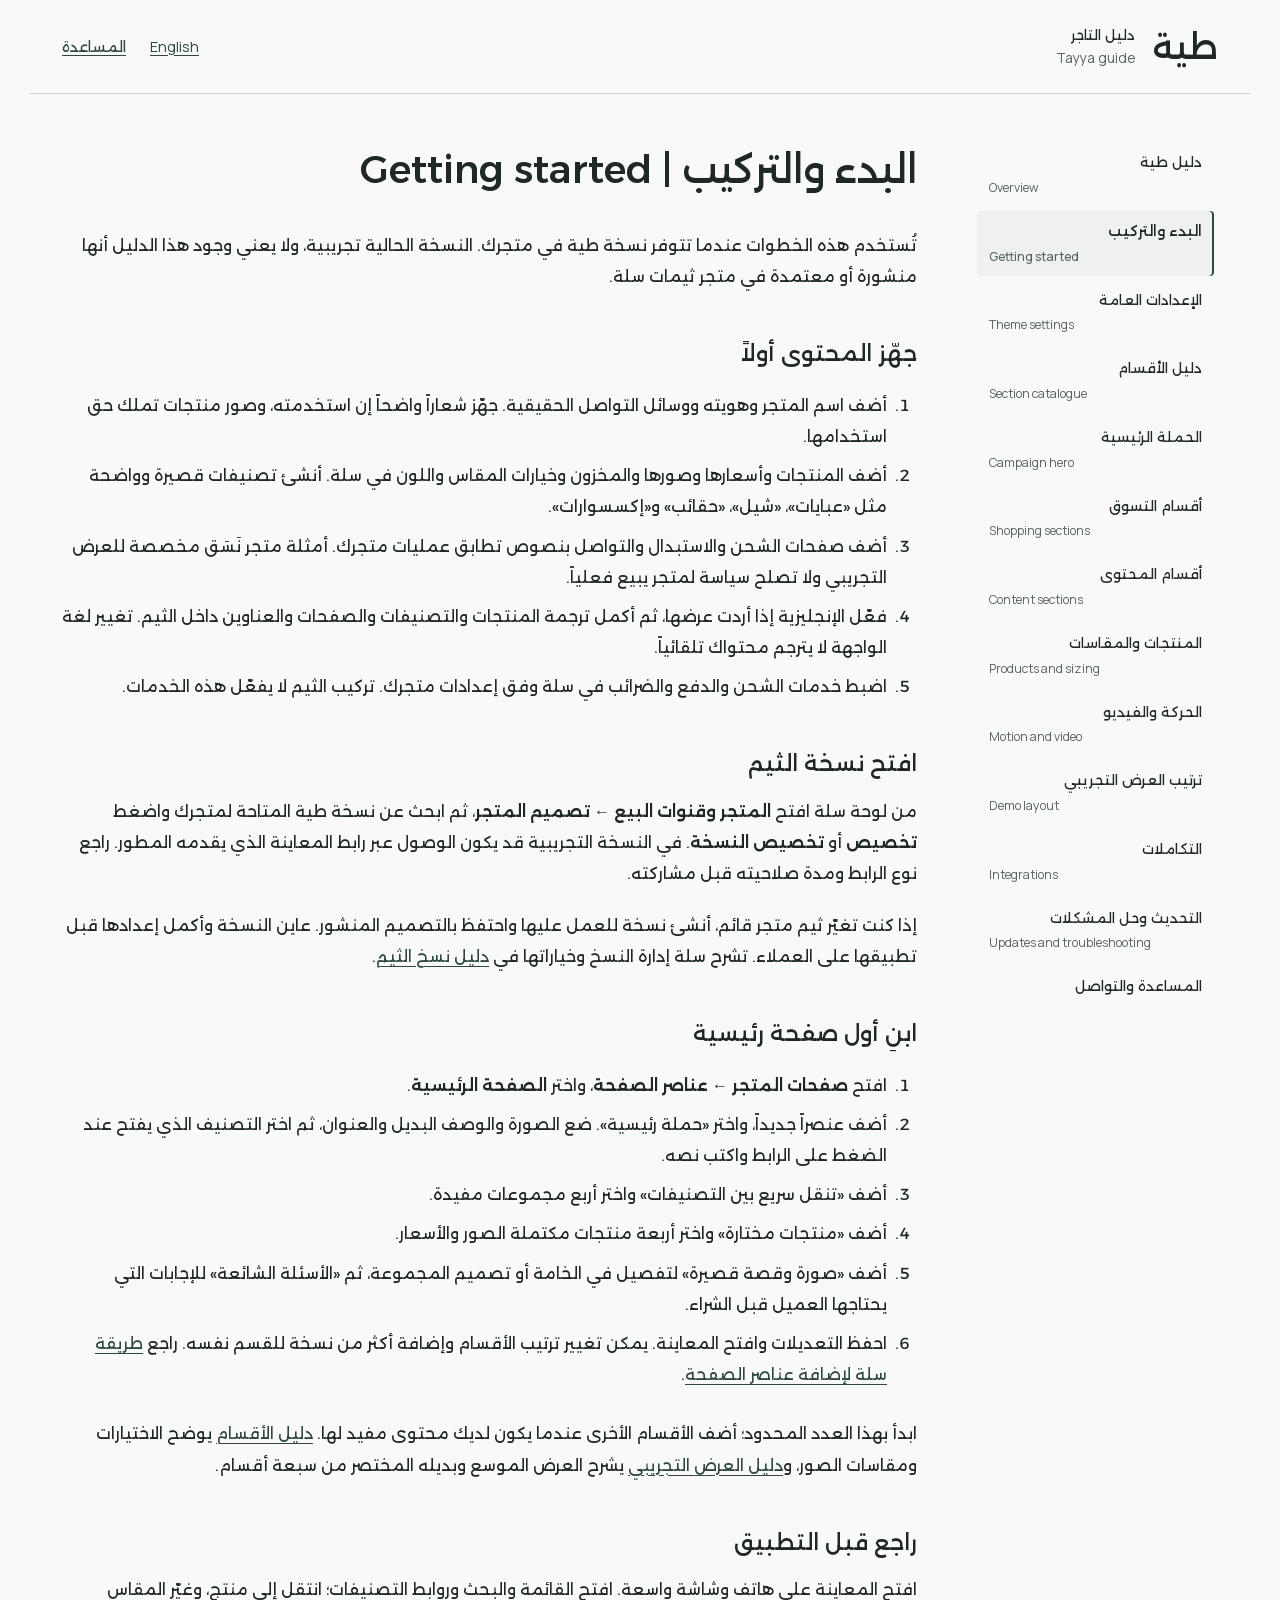
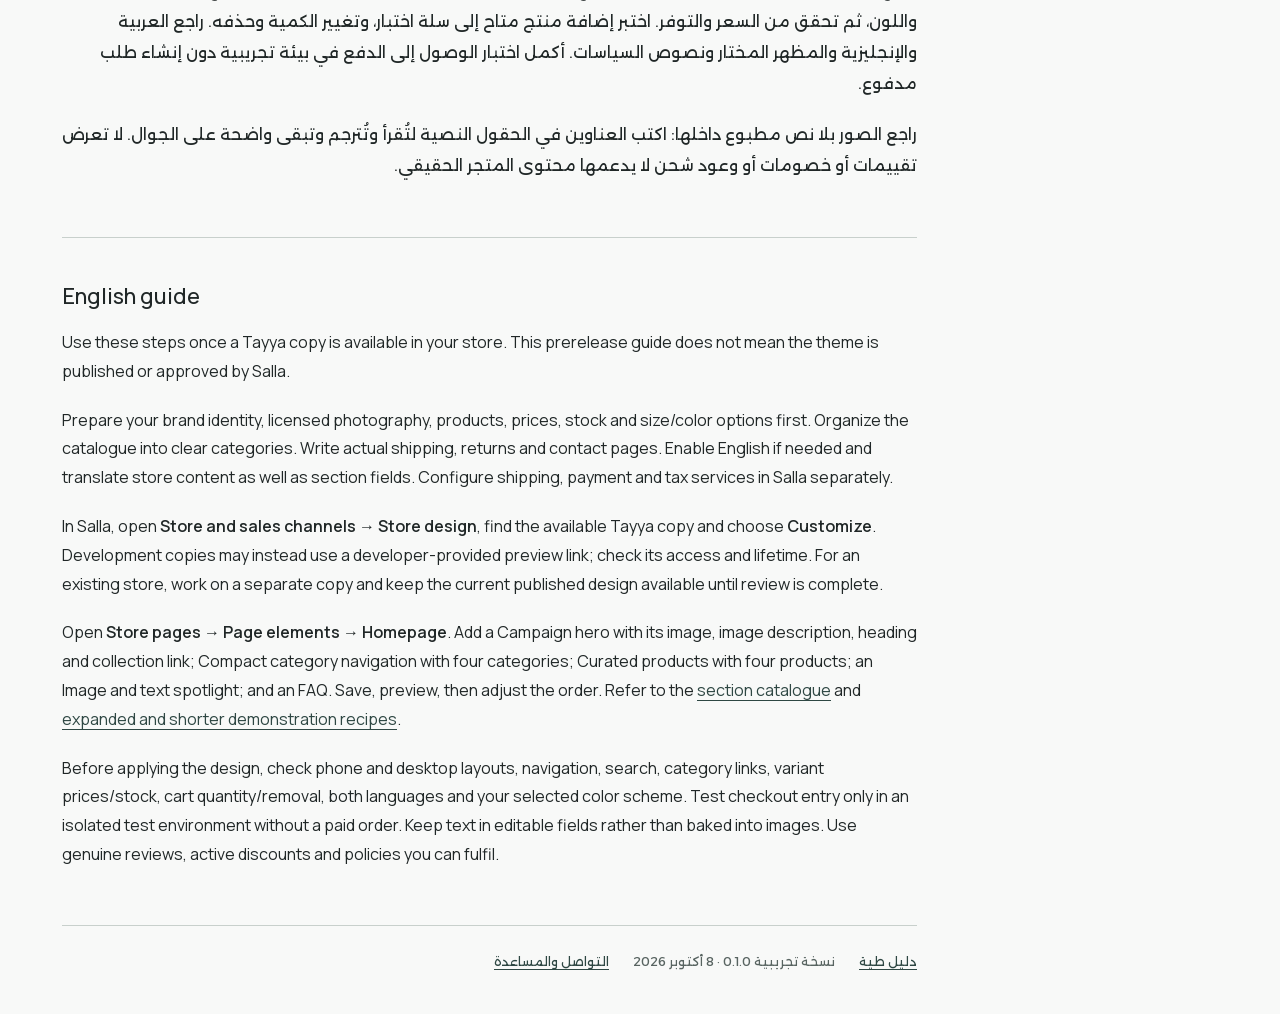
<file: getting-started.html>
<!doctype html>
<html lang="ar" dir="rtl">
<head><meta charset="utf-8"><meta name="viewport" content="width=device-width, initial-scale=1">
<title>البدء والتركيب | Getting started — طية Tayya</title><meta name="description" content="دليل طية للتاجر: الإعداد، الأقسام، المقاسات، الصور، الحركة والدعم. Tayya merchant documentation.">
<link rel="icon" href="favicon.svg" type="image/svg+xml"><link rel="stylesheet" href="assets/fonts/tayya.css"><link rel="stylesheet" href="style.css"></head>
<body data-page="getting-started"><a class="skip" href="#content">انتقل إلى المحتوى</a>
<header><a class="brand" href="index.html"><strong>طية</strong><span>دليل التاجر <span lang="en" dir="ltr">Tayya guide</span></span></a>
<div class="header-links"><a href="#english" lang="en" dir="ltr">English</a><a href="support.html">المساعدة</a></div></header>
<div class="layout"><aside class="desktop-nav"><nav aria-label="أدلة طية"><a href="index.html">دليل طية<span lang="en" dir="ltr">Overview</span></a><a href="getting-started.html" aria-current="page">البدء والتركيب<span lang="en" dir="ltr">Getting started</span></a><a href="settings.html">الإعدادات العامة<span lang="en" dir="ltr">Theme settings</span></a><a href="catalogue.html">دليل الأقسام<span lang="en" dir="ltr">Section catalogue</span></a><a href="campaign.html">الحملة الرئيسية<span lang="en" dir="ltr">Campaign hero</span></a><a href="commerce.html">أقسام التسوق<span lang="en" dir="ltr">Shopping sections</span></a><a href="editorial.html">أقسام المحتوى<span lang="en" dir="ltr">Content sections</span></a><a href="products-and-content.html">المنتجات والمقاسات<span lang="en" dir="ltr">Products and sizing</span></a><a href="motion-and-video.html">الحركة والفيديو<span lang="en" dir="ltr">Motion and video</span></a><a href="demo-layout.html">ترتيب العرض التجريبي<span lang="en" dir="ltr">Demo layout</span></a><a href="integrations.html">التكاملات<span lang="en" dir="ltr">Integrations</span></a><a href="updates-and-troubleshooting.html">التحديث وحل المشكلات<span lang="en" dir="ltr">Updates and troubleshooting</span></a><a href="support.html">المساعدة والتواصل<span lang="en" dir="ltr">Help and contact</span></a></nav></aside>
<div class="reading"><details class="mobile-nav"><summary>فهرس الدليل <span lang="en" dir="ltr">Contents</span></summary><nav aria-label="أدلة طية"><a href="index.html">دليل طية<span lang="en" dir="ltr">Overview</span></a><a href="getting-started.html" aria-current="page">البدء والتركيب<span lang="en" dir="ltr">Getting started</span></a><a href="settings.html">الإعدادات العامة<span lang="en" dir="ltr">Theme settings</span></a><a href="catalogue.html">دليل الأقسام<span lang="en" dir="ltr">Section catalogue</span></a><a href="campaign.html">الحملة الرئيسية<span lang="en" dir="ltr">Campaign hero</span></a><a href="commerce.html">أقسام التسوق<span lang="en" dir="ltr">Shopping sections</span></a><a href="editorial.html">أقسام المحتوى<span lang="en" dir="ltr">Content sections</span></a><a href="products-and-content.html">المنتجات والمقاسات<span lang="en" dir="ltr">Products and sizing</span></a><a href="motion-and-video.html">الحركة والفيديو<span lang="en" dir="ltr">Motion and video</span></a><a href="demo-layout.html">ترتيب العرض التجريبي<span lang="en" dir="ltr">Demo layout</span></a><a href="integrations.html">التكاملات<span lang="en" dir="ltr">Integrations</span></a><a href="updates-and-troubleshooting.html">التحديث وحل المشكلات<span lang="en" dir="ltr">Updates and troubleshooting</span></a><a href="support.html">المساعدة والتواصل<span lang="en" dir="ltr">Help and contact</span></a></nav></details>
<main id="content" tabindex="-1"><h1 id="getting-started">البدء والتركيب | Getting started</h1>
<p>تُستخدم هذه الخطوات عندما تتوفر نسخة طية في متجرك. النسخة الحالية تجريبية، ولا يعني وجود هذا الدليل أنها منشورة أو معتمدة في متجر ثيمات سلة.</p>
<h2 id="_1">جهّز المحتوى أولاً</h2>
<ol>
<li>أضف اسم المتجر وهويته ووسائل التواصل الحقيقية. جهّز شعاراً واضحاً إن استخدمته، وصور منتجات تملك حق استخدامها.</li>
<li>أضف المنتجات وأسعارها وصورها والمخزون وخيارات المقاس واللون في سلة. أنشئ تصنيفات قصيرة وواضحة مثل «عبايات»، «شيل»، «حقائب» و«إكسسوارات».</li>
<li>أضف صفحات الشحن والاستبدال والتواصل بنصوص تطابق عمليات متجرك. أمثلة متجر نَسَق مخصصة للعرض التجريبي ولا تصلح سياسة لمتجر يبيع فعلياً.</li>
<li>فعّل الإنجليزية إذا أردت عرضها، ثم أكمل ترجمة المنتجات والتصنيفات والصفحات والعناوين داخل الثيم. تغيير لغة الواجهة لا يترجم محتواك تلقائياً.</li>
<li>اضبط خدمات الشحن والدفع والضرائب في سلة وفق إعدادات متجرك. تركيب الثيم لا يفعّل هذه الخدمات.</li>
</ol>
<h2 id="_2">افتح نسخة الثيم</h2>
<p>من لوحة سلة افتح <strong>المتجر وقنوات البيع ← تصميم المتجر</strong>، ثم ابحث عن نسخة طية المتاحة لمتجرك واضغط <strong>تخصيص</strong> أو <strong>تخصيص النسخة</strong>. في النسخة التجريبية قد يكون الوصول عبر رابط المعاينة الذي يقدمه المطور. راجع نوع الرابط ومدة صلاحيته قبل مشاركته.</p>
<p>إذا كنت تغيّر ثيم متجر قائم، أنشئ نسخة للعمل عليها واحتفظ بالتصميم المنشور. عاين النسخة وأكمل إعدادها قبل تطبيقها على العملاء. تشرح سلة إدارة النسخ وخياراتها في <a href="https://help.salla.sa/article/إدارة-الثيمات-وتخصيصها-وحماية-محتوى-المتجر/noq1evfqv961rl0kmv3f2lek">دليل نسخ الثيم</a>.</p>
<h2 id="_3">ابنِ أول صفحة رئيسية</h2>
<ol>
<li>افتح <strong>صفحات المتجر ← عناصر الصفحة</strong>، واختر <strong>الصفحة الرئيسية</strong>.</li>
<li>أضف عنصراً جديداً، واختر «حملة رئيسية». ضع الصورة والوصف البديل والعنوان، ثم اختر التصنيف الذي يفتح عند الضغط على الرابط واكتب نصه.</li>
<li>أضف «تنقل سريع بين التصنيفات» واختر أربع مجموعات مفيدة.</li>
<li>أضف «منتجات مختارة» واختر أربعة منتجات مكتملة الصور والأسعار.</li>
<li>أضف «صورة وقصة قصيرة» لتفصيل في الخامة أو تصميم المجموعة، ثم «الأسئلة الشائعة» للإجابات التي يحتاجها العميل قبل الشراء.</li>
<li>احفظ التعديلات وافتح المعاينة. يمكن تغيير ترتيب الأقسام وإضافة أكثر من نسخة للقسم نفسه. راجع <a href="https://help.salla.sa/article/تخصيص-عناصر-الصفحة-الرئيسية-عناصر-الثيم/il0lc8ytqke84u8lj2dezg5n">طريقة سلة لإضافة عناصر الصفحة</a>.</li>
</ol>
<p>ابدأ بهذا العدد المحدود؛ أضف الأقسام الأخرى عندما يكون لديك محتوى مفيد لها. <a href="catalogue.html">دليل الأقسام</a> يوضح الاختيارات ومقاسات الصور، و<a href="demo-layout.html">دليل العرض التجريبي</a> يشرح العرض الموسع وبديله المختصر من سبعة أقسام.</p>
<h2 id="_4">راجع قبل التطبيق</h2>
<p>افتح المعاينة على هاتف وشاشة واسعة. افتح القائمة والبحث وروابط التصنيفات؛ انتقل إلى منتج، وغيّر المقاس واللون، ثم تحقق من السعر والتوفر. اختبر إضافة منتج متاح إلى سلة اختبار، وتغيير الكمية وحذفه. راجع العربية والإنجليزية والمظهر المختار ونصوص السياسات. أكمل اختبار الوصول إلى الدفع في بيئة تجريبية دون إنشاء طلب مدفوع.</p>
<p>راجع الصور بلا نص مطبوع داخلها: اكتب العناوين في الحقول النصية لتُقرأ وتُترجم وتبقى واضحة على الجوال. لا تعرض تقييمات أو خصومات أو وعود شحن لا يدعمها محتوى المتجر الحقيقي.</p><section id="english" lang="en" dir="ltr"><h2>English guide</h2><p>Use these steps once a Tayya copy is available in your store. This prerelease guide does not mean the theme is published or approved by Salla.</p>
<p>Prepare your brand identity, licensed photography, products, prices, stock and size/color options first. Organize the catalogue into clear categories. Write actual shipping, returns and contact pages. Enable English if needed and translate store content as well as section fields. Configure shipping, payment and tax services in Salla separately.</p>
<p>In Salla, open <strong>Store and sales channels → Store design</strong>, find the available Tayya copy and choose <strong>Customize</strong>. Development copies may instead use a developer-provided preview link; check its access and lifetime. For an existing store, work on a separate copy and keep the current published design available until review is complete.</p>
<p>Open <strong>Store pages → Page elements → Homepage</strong>. Add a Campaign hero with its image, image description, heading and collection link; Compact category navigation with four categories; Curated products with four products; an Image and text spotlight; and an FAQ. Save, preview, then adjust the order. Refer to the <a href="catalogue.html">section catalogue</a> and <a href="demo-layout.html">expanded and shorter demonstration recipes</a>.</p>
<p>Before applying the design, check phone and desktop layouts, navigation, search, category links, variant prices/stock, cart quantity/removal, both languages and your selected color scheme. Test checkout entry only in an isolated test environment without a paid order. Keep text in editable fields rather than baked into images. Use genuine reviews, active discounts and policies you can fulfil.</p></section></main>
<footer><a href="index.html">دليل طية</a><span>نسخة تجريبية <bdi>0.1.0</bdi> · <time datetime="2026-10-08">8 أكتوبر 2026</time></span><a href="support.html">التواصل والمساعدة</a></footer></div></div></body></html>
</file>
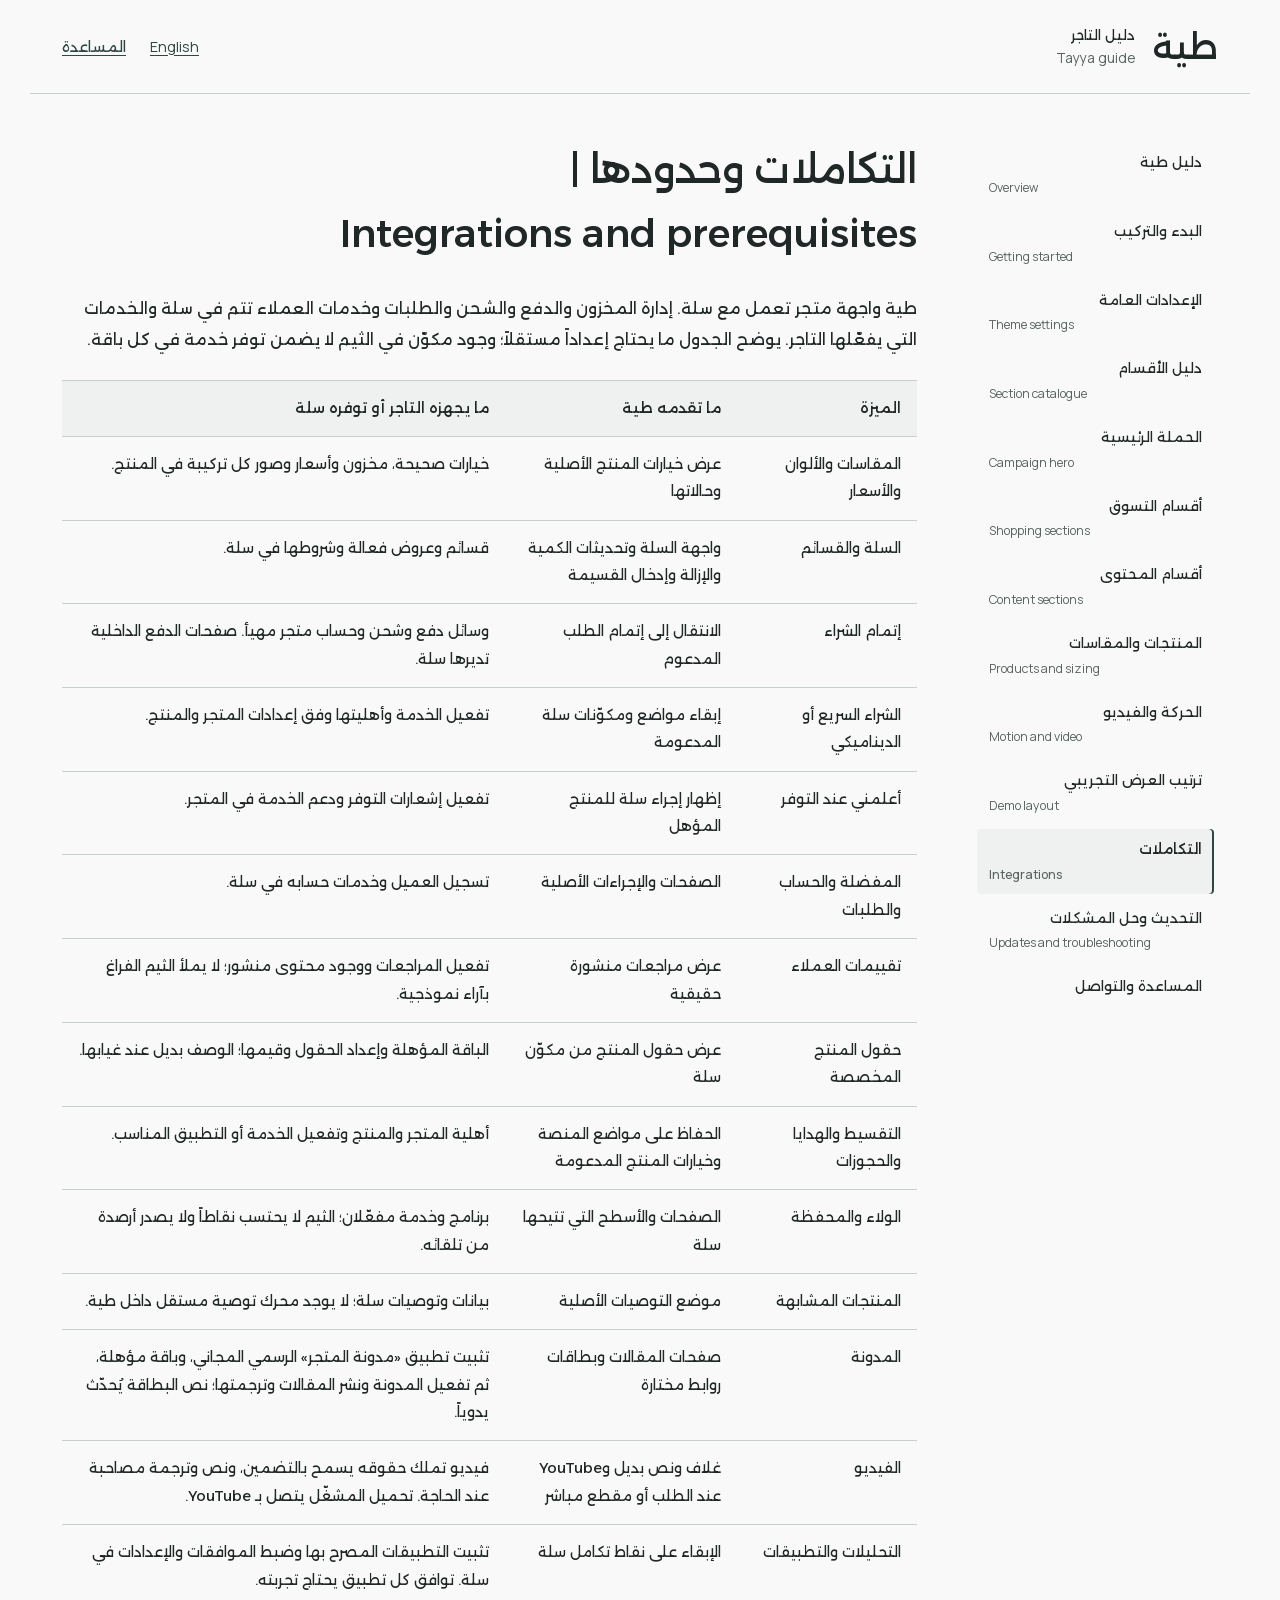
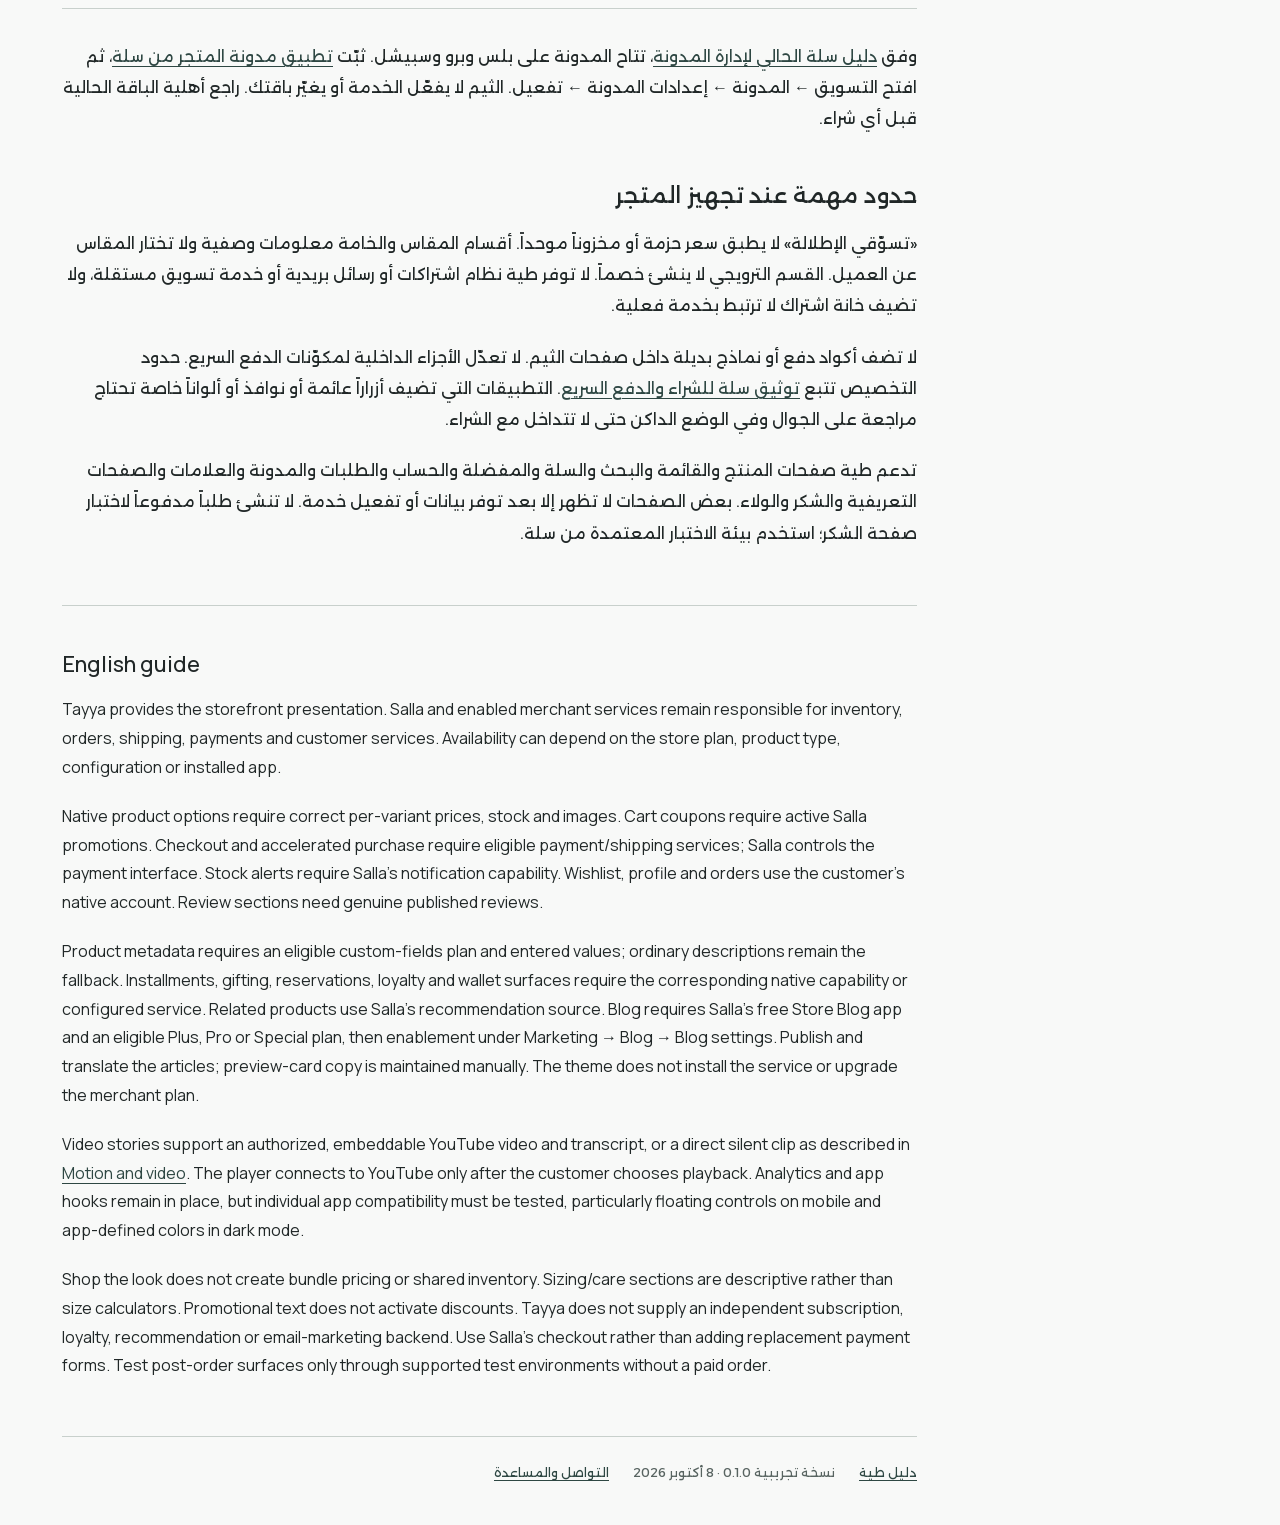
<file: integrations.html>
<!doctype html>
<html lang="ar" dir="rtl">
<head><meta charset="utf-8"><meta name="viewport" content="width=device-width, initial-scale=1">
<title>التكاملات | Integrations — طية Tayya</title><meta name="description" content="دليل طية للتاجر: الإعداد، الأقسام، المقاسات، الصور، الحركة والدعم. Tayya merchant documentation.">
<link rel="icon" href="favicon.svg" type="image/svg+xml"><link rel="stylesheet" href="assets/fonts/tayya.css"><link rel="stylesheet" href="style.css"></head>
<body data-page="integrations"><a class="skip" href="#content">انتقل إلى المحتوى</a>
<header><a class="brand" href="index.html"><strong>طية</strong><span>دليل التاجر <span lang="en" dir="ltr">Tayya guide</span></span></a>
<div class="header-links"><a href="#english" lang="en" dir="ltr">English</a><a href="support.html">المساعدة</a></div></header>
<div class="layout"><aside class="desktop-nav"><nav aria-label="أدلة طية"><a href="index.html">دليل طية<span lang="en" dir="ltr">Overview</span></a><a href="getting-started.html">البدء والتركيب<span lang="en" dir="ltr">Getting started</span></a><a href="settings.html">الإعدادات العامة<span lang="en" dir="ltr">Theme settings</span></a><a href="catalogue.html">دليل الأقسام<span lang="en" dir="ltr">Section catalogue</span></a><a href="campaign.html">الحملة الرئيسية<span lang="en" dir="ltr">Campaign hero</span></a><a href="commerce.html">أقسام التسوق<span lang="en" dir="ltr">Shopping sections</span></a><a href="editorial.html">أقسام المحتوى<span lang="en" dir="ltr">Content sections</span></a><a href="products-and-content.html">المنتجات والمقاسات<span lang="en" dir="ltr">Products and sizing</span></a><a href="motion-and-video.html">الحركة والفيديو<span lang="en" dir="ltr">Motion and video</span></a><a href="demo-layout.html">ترتيب العرض التجريبي<span lang="en" dir="ltr">Demo layout</span></a><a href="integrations.html" aria-current="page">التكاملات<span lang="en" dir="ltr">Integrations</span></a><a href="updates-and-troubleshooting.html">التحديث وحل المشكلات<span lang="en" dir="ltr">Updates and troubleshooting</span></a><a href="support.html">المساعدة والتواصل<span lang="en" dir="ltr">Help and contact</span></a></nav></aside>
<div class="reading"><details class="mobile-nav"><summary>فهرس الدليل <span lang="en" dir="ltr">Contents</span></summary><nav aria-label="أدلة طية"><a href="index.html">دليل طية<span lang="en" dir="ltr">Overview</span></a><a href="getting-started.html">البدء والتركيب<span lang="en" dir="ltr">Getting started</span></a><a href="settings.html">الإعدادات العامة<span lang="en" dir="ltr">Theme settings</span></a><a href="catalogue.html">دليل الأقسام<span lang="en" dir="ltr">Section catalogue</span></a><a href="campaign.html">الحملة الرئيسية<span lang="en" dir="ltr">Campaign hero</span></a><a href="commerce.html">أقسام التسوق<span lang="en" dir="ltr">Shopping sections</span></a><a href="editorial.html">أقسام المحتوى<span lang="en" dir="ltr">Content sections</span></a><a href="products-and-content.html">المنتجات والمقاسات<span lang="en" dir="ltr">Products and sizing</span></a><a href="motion-and-video.html">الحركة والفيديو<span lang="en" dir="ltr">Motion and video</span></a><a href="demo-layout.html">ترتيب العرض التجريبي<span lang="en" dir="ltr">Demo layout</span></a><a href="integrations.html" aria-current="page">التكاملات<span lang="en" dir="ltr">Integrations</span></a><a href="updates-and-troubleshooting.html">التحديث وحل المشكلات<span lang="en" dir="ltr">Updates and troubleshooting</span></a><a href="support.html">المساعدة والتواصل<span lang="en" dir="ltr">Help and contact</span></a></nav></details>
<main id="content" tabindex="-1"><h1 id="integrations-and-prerequisites">التكاملات وحدودها | Integrations and prerequisites</h1>
<p>طية واجهة متجر تعمل مع سلة. إدارة المخزون والدفع والشحن والطلبات وخدمات العملاء تتم في سلة والخدمات التي يفعّلها التاجر. يوضح الجدول ما يحتاج إعداداً مستقلاً؛ وجود مكوّن في الثيم لا يضمن توفر خدمة في كل باقة.</p>
<div class="table-scroll" role="region" tabindex="0" aria-label="جدول قابل للتمرير"><table>
<thead>
<tr>
<th scope="col">الميزة</th>
<th scope="col">ما تقدمه طية</th>
<th scope="col">ما يجهزه التاجر أو توفره سلة</th>
</tr>
</thead>
<tbody>
<tr>
<td>المقاسات والألوان والأسعار</td>
<td>عرض خيارات المنتج الأصلية وحالاتها</td>
<td>خيارات صحيحة، مخزون وأسعار وصور كل تركيبة في المنتج.</td>
</tr>
<tr>
<td>السلة والقسائم</td>
<td>واجهة السلة وتحديثات الكمية والإزالة وإدخال القسيمة</td>
<td>قسائم وعروض فعالة وشروطها في سلة.</td>
</tr>
<tr>
<td>إتمام الشراء</td>
<td>الانتقال إلى إتمام الطلب المدعوم</td>
<td>وسائل دفع وشحن وحساب متجر مهيأ. صفحات الدفع الداخلية تديرها سلة.</td>
</tr>
<tr>
<td>الشراء السريع أو الديناميكي</td>
<td>إبقاء مواضع ومكوّنات سلة المدعومة</td>
<td>تفعيل الخدمة وأهليتها وفق إعدادات المتجر والمنتج.</td>
</tr>
<tr>
<td>أعلمني عند التوفر</td>
<td>إظهار إجراء سلة للمنتج المؤهل</td>
<td>تفعيل إشعارات التوفر ودعم الخدمة في المتجر.</td>
</tr>
<tr>
<td>المفضلة والحساب والطلبات</td>
<td>الصفحات والإجراءات الأصلية</td>
<td>تسجيل العميل وخدمات حسابه في سلة.</td>
</tr>
<tr>
<td>تقييمات العملاء</td>
<td>عرض مراجعات منشورة حقيقية</td>
<td>تفعيل المراجعات ووجود محتوى منشور؛ لا يملأ الثيم الفراغ بآراء نموذجية.</td>
</tr>
<tr>
<td>حقول المنتج المخصصة</td>
<td>عرض حقول المنتج من مكوّن سلة</td>
<td>الباقة المؤهلة وإعداد الحقول وقيمها؛ الوصف بديل عند غيابها.</td>
</tr>
<tr>
<td>التقسيط والهدايا والحجوزات</td>
<td>الحفاظ على مواضع المنصة وخيارات المنتج المدعومة</td>
<td>أهلية المتجر والمنتج وتفعيل الخدمة أو التطبيق المناسب.</td>
</tr>
<tr>
<td>الولاء والمحفظة</td>
<td>الصفحات والأسطح التي تتيحها سلة</td>
<td>برنامج وخدمة مفعّلان؛ الثيم لا يحتسب نقاطاً ولا يصدر أرصدة من تلقائه.</td>
</tr>
<tr>
<td>المنتجات المشابهة</td>
<td>موضع التوصيات الأصلية</td>
<td>بيانات وتوصيات سلة؛ لا يوجد محرك توصية مستقل داخل طية.</td>
</tr>
<tr>
<td>المدونة</td>
<td>صفحات المقالات وبطاقات روابط مختارة</td>
<td>تثبيت تطبيق «مدونة المتجر» الرسمي المجاني، وباقة مؤهلة، ثم تفعيل المدونة ونشر المقالات وترجمتها؛ نص البطاقة يُحدّث يدوياً.</td>
</tr>
<tr>
<td>الفيديو</td>
<td>غلاف ونص بديل وYouTube عند الطلب أو مقطع مباشر</td>
<td>فيديو تملك حقوقه يسمح بالتضمين، ونص وترجمة مصاحبة عند الحاجة. تحميل المشغّل يتصل بـ YouTube.</td>
</tr>
<tr>
<td>التحليلات والتطبيقات</td>
<td>الإبقاء على نقاط تكامل سلة</td>
<td>تثبيت التطبيقات المصرح بها وضبط الموافقات والإعدادات في سلة. توافق كل تطبيق يحتاج تجربته.</td>
</tr>
</tbody>
</table></div>
<p>وفق <a href="https://help.salla.sa/article/إدارة-مدونة-متجرك-على-سلة/p7v3uj1wn1heoab3mjglala2">دليل سلة الحالي لإدارة المدونة</a>، تتاح المدونة على بلس وبرو وسبيشل. ثبّت <a href="https://apps.salla.sa/ar/app/870050397">تطبيق مدونة المتجر من سلة</a>، ثم افتح التسويق ← المدونة ← إعدادات المدونة ← تفعيل. الثيم لا يفعّل الخدمة أو يغيّر باقتك. راجع أهلية الباقة الحالية قبل أي شراء.</p>
<h2 id="_1">حدود مهمة عند تجهيز المتجر</h2>
<p>«تسوّقي الإطلالة» لا يطبق سعر حزمة أو مخزوناً موحداً. أقسام المقاس والخامة معلومات وصفية ولا تختار المقاس عن العميل. القسم الترويجي لا ينشئ خصماً. لا توفر طية نظام اشتراكات أو رسائل بريدية أو خدمة تسويق مستقلة، ولا تضيف خانة اشتراك لا ترتبط بخدمة فعلية.</p>
<p>لا تضف أكواد دفع أو نماذج بديلة داخل صفحات الثيم. لا تعدّل الأجزاء الداخلية لمكوّنات الدفع السريع. حدود التخصيص تتبع <a href="https://docs.salla.dev/422692m0">توثيق سلة للشراء والدفع السريع</a>. التطبيقات التي تضيف أزراراً عائمة أو نوافذ أو ألواناً خاصة تحتاج مراجعة على الجوال وفي الوضع الداكن حتى لا تتداخل مع الشراء.</p>
<p>تدعم طية صفحات المنتج والقائمة والبحث والسلة والمفضلة والحساب والطلبات والمدونة والعلامات والصفحات التعريفية والشكر والولاء. بعض الصفحات لا تظهر إلا بعد توفر بيانات أو تفعيل خدمة. لا تنشئ طلباً مدفوعاً لاختبار صفحة الشكر؛ استخدم بيئة الاختبار المعتمدة من سلة.</p><section id="english" lang="en" dir="ltr"><h2>English guide</h2><p>Tayya provides the storefront presentation. Salla and enabled merchant services remain responsible for inventory, orders, shipping, payments and customer services. Availability can depend on the store plan, product type, configuration or installed app.</p>
<p>Native product options require correct per-variant prices, stock and images. Cart coupons require active Salla promotions. Checkout and accelerated purchase require eligible payment/shipping services; Salla controls the payment interface. Stock alerts require Salla's notification capability. Wishlist, profile and orders use the customer's native account. Review sections need genuine published reviews.</p>
<p>Product metadata requires an eligible custom-fields plan and entered values; ordinary descriptions remain the fallback. Installments, gifting, reservations, loyalty and wallet surfaces require the corresponding native capability or configured service. Related products use Salla's recommendation source. Blog requires Salla’s free Store Blog app and an eligible Plus, Pro or Special plan, then enablement under Marketing → Blog → Blog settings. Publish and translate the articles; preview-card copy is maintained manually. The theme does not install the service or upgrade the merchant plan.</p>
<p>Video stories support an authorized, embeddable YouTube video and transcript, or a direct silent clip as described in <a href="motion-and-video.html">Motion and video</a>. The player connects to YouTube only after the customer chooses playback. Analytics and app hooks remain in place, but individual app compatibility must be tested, particularly floating controls on mobile and app-defined colors in dark mode.</p>
<p>Shop the look does not create bundle pricing or shared inventory. Sizing/care sections are descriptive rather than size calculators. Promotional text does not activate discounts. Tayya does not supply an independent subscription, loyalty, recommendation or email-marketing backend. Use Salla's checkout rather than adding replacement payment forms. Test post-order surfaces only through supported test environments without a paid order.</p></section></main>
<footer><a href="index.html">دليل طية</a><span>نسخة تجريبية <bdi>0.1.0</bdi> · <time datetime="2026-10-08">8 أكتوبر 2026</time></span><a href="support.html">التواصل والمساعدة</a></footer></div></div></body></html>
</file>
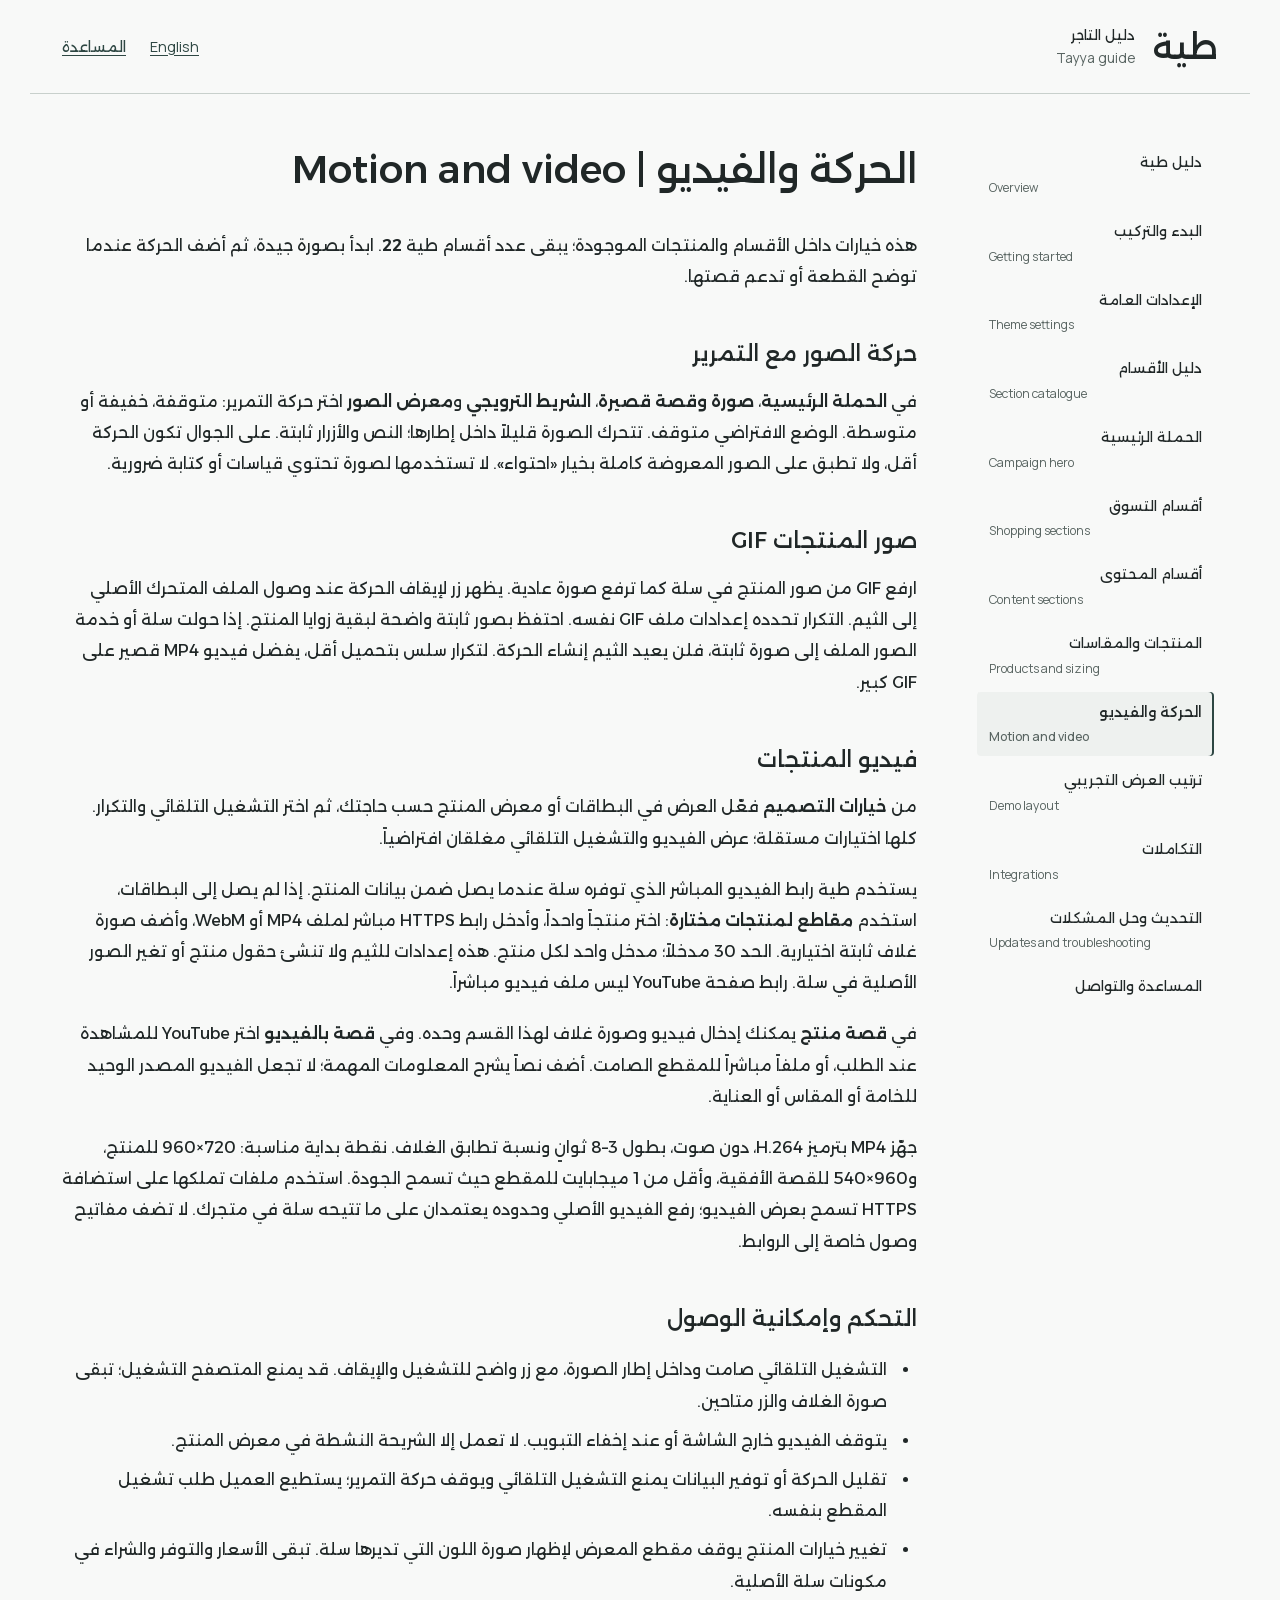
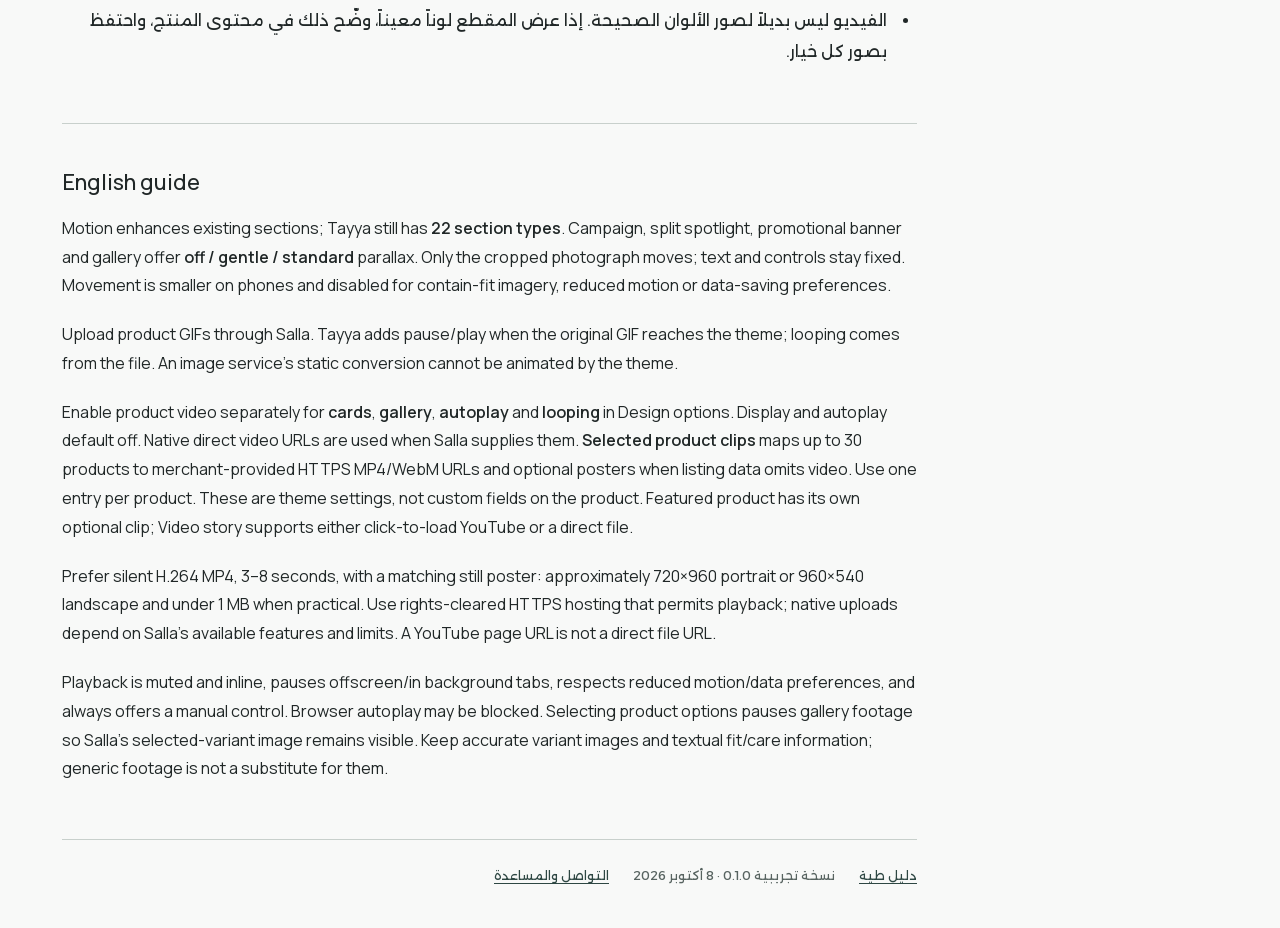
<file: motion-and-video.html>
<!doctype html>
<html lang="ar" dir="rtl">
<head><meta charset="utf-8"><meta name="viewport" content="width=device-width, initial-scale=1">
<title>الحركة والفيديو | Motion and video — طية Tayya</title><meta name="description" content="دليل طية للتاجر: الإعداد، الأقسام، المقاسات، الصور، الحركة والدعم. Tayya merchant documentation.">
<link rel="icon" href="favicon.svg" type="image/svg+xml"><link rel="stylesheet" href="assets/fonts/tayya.css"><link rel="stylesheet" href="style.css"></head>
<body data-page="motion-and-video"><a class="skip" href="#content">انتقل إلى المحتوى</a>
<header><a class="brand" href="index.html"><strong>طية</strong><span>دليل التاجر <span lang="en" dir="ltr">Tayya guide</span></span></a>
<div class="header-links"><a href="#english" lang="en" dir="ltr">English</a><a href="support.html">المساعدة</a></div></header>
<div class="layout"><aside class="desktop-nav"><nav aria-label="أدلة طية"><a href="index.html">دليل طية<span lang="en" dir="ltr">Overview</span></a><a href="getting-started.html">البدء والتركيب<span lang="en" dir="ltr">Getting started</span></a><a href="settings.html">الإعدادات العامة<span lang="en" dir="ltr">Theme settings</span></a><a href="catalogue.html">دليل الأقسام<span lang="en" dir="ltr">Section catalogue</span></a><a href="campaign.html">الحملة الرئيسية<span lang="en" dir="ltr">Campaign hero</span></a><a href="commerce.html">أقسام التسوق<span lang="en" dir="ltr">Shopping sections</span></a><a href="editorial.html">أقسام المحتوى<span lang="en" dir="ltr">Content sections</span></a><a href="products-and-content.html">المنتجات والمقاسات<span lang="en" dir="ltr">Products and sizing</span></a><a href="motion-and-video.html" aria-current="page">الحركة والفيديو<span lang="en" dir="ltr">Motion and video</span></a><a href="demo-layout.html">ترتيب العرض التجريبي<span lang="en" dir="ltr">Demo layout</span></a><a href="integrations.html">التكاملات<span lang="en" dir="ltr">Integrations</span></a><a href="updates-and-troubleshooting.html">التحديث وحل المشكلات<span lang="en" dir="ltr">Updates and troubleshooting</span></a><a href="support.html">المساعدة والتواصل<span lang="en" dir="ltr">Help and contact</span></a></nav></aside>
<div class="reading"><details class="mobile-nav"><summary>فهرس الدليل <span lang="en" dir="ltr">Contents</span></summary><nav aria-label="أدلة طية"><a href="index.html">دليل طية<span lang="en" dir="ltr">Overview</span></a><a href="getting-started.html">البدء والتركيب<span lang="en" dir="ltr">Getting started</span></a><a href="settings.html">الإعدادات العامة<span lang="en" dir="ltr">Theme settings</span></a><a href="catalogue.html">دليل الأقسام<span lang="en" dir="ltr">Section catalogue</span></a><a href="campaign.html">الحملة الرئيسية<span lang="en" dir="ltr">Campaign hero</span></a><a href="commerce.html">أقسام التسوق<span lang="en" dir="ltr">Shopping sections</span></a><a href="editorial.html">أقسام المحتوى<span lang="en" dir="ltr">Content sections</span></a><a href="products-and-content.html">المنتجات والمقاسات<span lang="en" dir="ltr">Products and sizing</span></a><a href="motion-and-video.html" aria-current="page">الحركة والفيديو<span lang="en" dir="ltr">Motion and video</span></a><a href="demo-layout.html">ترتيب العرض التجريبي<span lang="en" dir="ltr">Demo layout</span></a><a href="integrations.html">التكاملات<span lang="en" dir="ltr">Integrations</span></a><a href="updates-and-troubleshooting.html">التحديث وحل المشكلات<span lang="en" dir="ltr">Updates and troubleshooting</span></a><a href="support.html">المساعدة والتواصل<span lang="en" dir="ltr">Help and contact</span></a></nav></details>
<main id="content" tabindex="-1"><h1 id="motion-and-video">الحركة والفيديو | Motion and video</h1>
<p>هذه خيارات داخل الأقسام والمنتجات الموجودة؛ يبقى عدد أقسام طية <strong>22</strong>. ابدأ بصورة جيدة، ثم أضف الحركة عندما توضح القطعة أو تدعم قصتها.</p>
<h2 id="_1">حركة الصور مع التمرير</h2>
<p>في <strong>الحملة الرئيسية</strong>، <strong>صورة وقصة قصيرة</strong>، <strong>الشريط الترويجي</strong> و<strong>معرض الصور</strong> اختر حركة التمرير: متوقفة، خفيفة أو متوسطة. الوضع الافتراضي متوقف. تتحرك الصورة قليلاً داخل إطارها؛ النص والأزرار ثابتة. على الجوال تكون الحركة أقل، ولا تطبق على الصور المعروضة كاملة بخيار «احتواء». لا تستخدمها لصورة تحتوي قياسات أو كتابة ضرورية.</p>
<h2 id="gif">صور المنتجات GIF</h2>
<p>ارفع GIF من صور المنتج في سلة كما ترفع صورة عادية. يظهر زر لإيقاف الحركة عند وصول الملف المتحرك الأصلي إلى الثيم. التكرار تحدده إعدادات ملف GIF نفسه. احتفظ بصور ثابتة واضحة لبقية زوايا المنتج. إذا حولت سلة أو خدمة الصور الملف إلى صورة ثابتة، فلن يعيد الثيم إنشاء الحركة. لتكرار سلس بتحميل أقل، يفضل فيديو MP4 قصير على GIF كبير.</p>
<h2 id="_2">فيديو المنتجات</h2>
<p>من <strong>خيارات التصميم</strong> فعّل العرض في البطاقات أو معرض المنتج حسب حاجتك، ثم اختر التشغيل التلقائي والتكرار. كلها اختيارات مستقلة؛ عرض الفيديو والتشغيل التلقائي مغلقان افتراضياً.</p>
<p>يستخدم طية رابط الفيديو المباشر الذي توفره سلة عندما يصل ضمن بيانات المنتج. إذا لم يصل إلى البطاقات، استخدم <strong>مقاطع لمنتجات مختارة</strong>: اختر منتجاً واحداً، وأدخل رابط HTTPS مباشر لملف MP4 أو WebM، وأضف صورة غلاف ثابتة اختيارية. الحد 30 مدخلاً؛ مدخل واحد لكل منتج. هذه إعدادات للثيم ولا تنشئ حقول منتج أو تغير الصور الأصلية في سلة. رابط صفحة YouTube ليس ملف فيديو مباشراً.</p>
<p>في <strong>قصة منتج</strong> يمكنك إدخال فيديو وصورة غلاف لهذا القسم وحده. وفي <strong>قصة بالفيديو</strong> اختر YouTube للمشاهدة عند الطلب، أو ملفاً مباشراً للمقطع الصامت. أضف نصاً يشرح المعلومات المهمة؛ لا تجعل الفيديو المصدر الوحيد للخامة أو المقاس أو العناية.</p>
<p>جهّز MP4 بترميز H.264، دون صوت، بطول 3–8 ثوانٍ ونسبة تطابق الغلاف. نقطة بداية مناسبة: 720×960 للمنتج، و960×540 للقصة الأفقية، وأقل من 1 ميجابايت للمقطع حيث تسمح الجودة. استخدم ملفات تملكها على استضافة HTTPS تسمح بعرض الفيديو؛ رفع الفيديو الأصلي وحدوده يعتمدان على ما تتيحه سلة في متجرك. لا تضف مفاتيح وصول خاصة إلى الروابط.</p>
<h2 id="_3">التحكم وإمكانية الوصول</h2>
<ul>
<li>التشغيل التلقائي صامت وداخل إطار الصورة، مع زر واضح للتشغيل والإيقاف. قد يمنع المتصفح التشغيل؛ تبقى صورة الغلاف والزر متاحين.</li>
<li>يتوقف الفيديو خارج الشاشة أو عند إخفاء التبويب. لا تعمل إلا الشريحة النشطة في معرض المنتج.</li>
<li>تقليل الحركة أو توفير البيانات يمنع التشغيل التلقائي ويوقف حركة التمرير؛ يستطيع العميل طلب تشغيل المقطع بنفسه.</li>
<li>تغيير خيارات المنتج يوقف مقطع المعرض لإظهار صورة اللون التي تديرها سلة. تبقى الأسعار والتوفر والشراء في مكونات سلة الأصلية.</li>
<li>الفيديو ليس بديلاً لصور الألوان الصحيحة. إذا عرض المقطع لوناً معيناً، وضّح ذلك في محتوى المنتج، واحتفظ بصور كل خيار.</li>
</ul><section id="english" lang="en" dir="ltr"><h2>English guide</h2><p>Motion enhances existing sections; Tayya still has <strong>22 section types</strong>. Campaign, split spotlight, promotional banner and gallery offer <strong>off / gentle / standard</strong> parallax. Only the cropped photograph moves; text and controls stay fixed. Movement is smaller on phones and disabled for contain-fit imagery, reduced motion or data-saving preferences.</p>
<p>Upload product GIFs through Salla. Tayya adds pause/play when the original GIF reaches the theme; looping comes from the file. An image service's static conversion cannot be animated by the theme.</p>
<p>Enable product video separately for <strong>cards</strong>, <strong>gallery</strong>, <strong>autoplay</strong> and <strong>looping</strong> in Design options. Display and autoplay default off. Native direct video URLs are used when Salla supplies them. <strong>Selected product clips</strong> maps up to 30 products to merchant-provided HTTPS MP4/WebM URLs and optional posters when listing data omits video. Use one entry per product. These are theme settings, not custom fields on the product. Featured product has its own optional clip; Video story supports either click-to-load YouTube or a direct file.</p>
<p>Prefer silent H.264 MP4, 3–8 seconds, with a matching still poster: approximately 720×960 portrait or 960×540 landscape and under 1 MB when practical. Use rights-cleared HTTPS hosting that permits playback; native uploads depend on Salla's available features and limits. A YouTube page URL is not a direct file URL.</p>
<p>Playback is muted and inline, pauses offscreen/in background tabs, respects reduced motion/data preferences, and always offers a manual control. Browser autoplay may be blocked. Selecting product options pauses gallery footage so Salla's selected-variant image remains visible. Keep accurate variant images and textual fit/care information; generic footage is not a substitute for them.</p></section></main>
<footer><a href="index.html">دليل طية</a><span>نسخة تجريبية <bdi>0.1.0</bdi> · <time datetime="2026-10-08">8 أكتوبر 2026</time></span><a href="support.html">التواصل والمساعدة</a></footer></div></div></body></html>
</file>
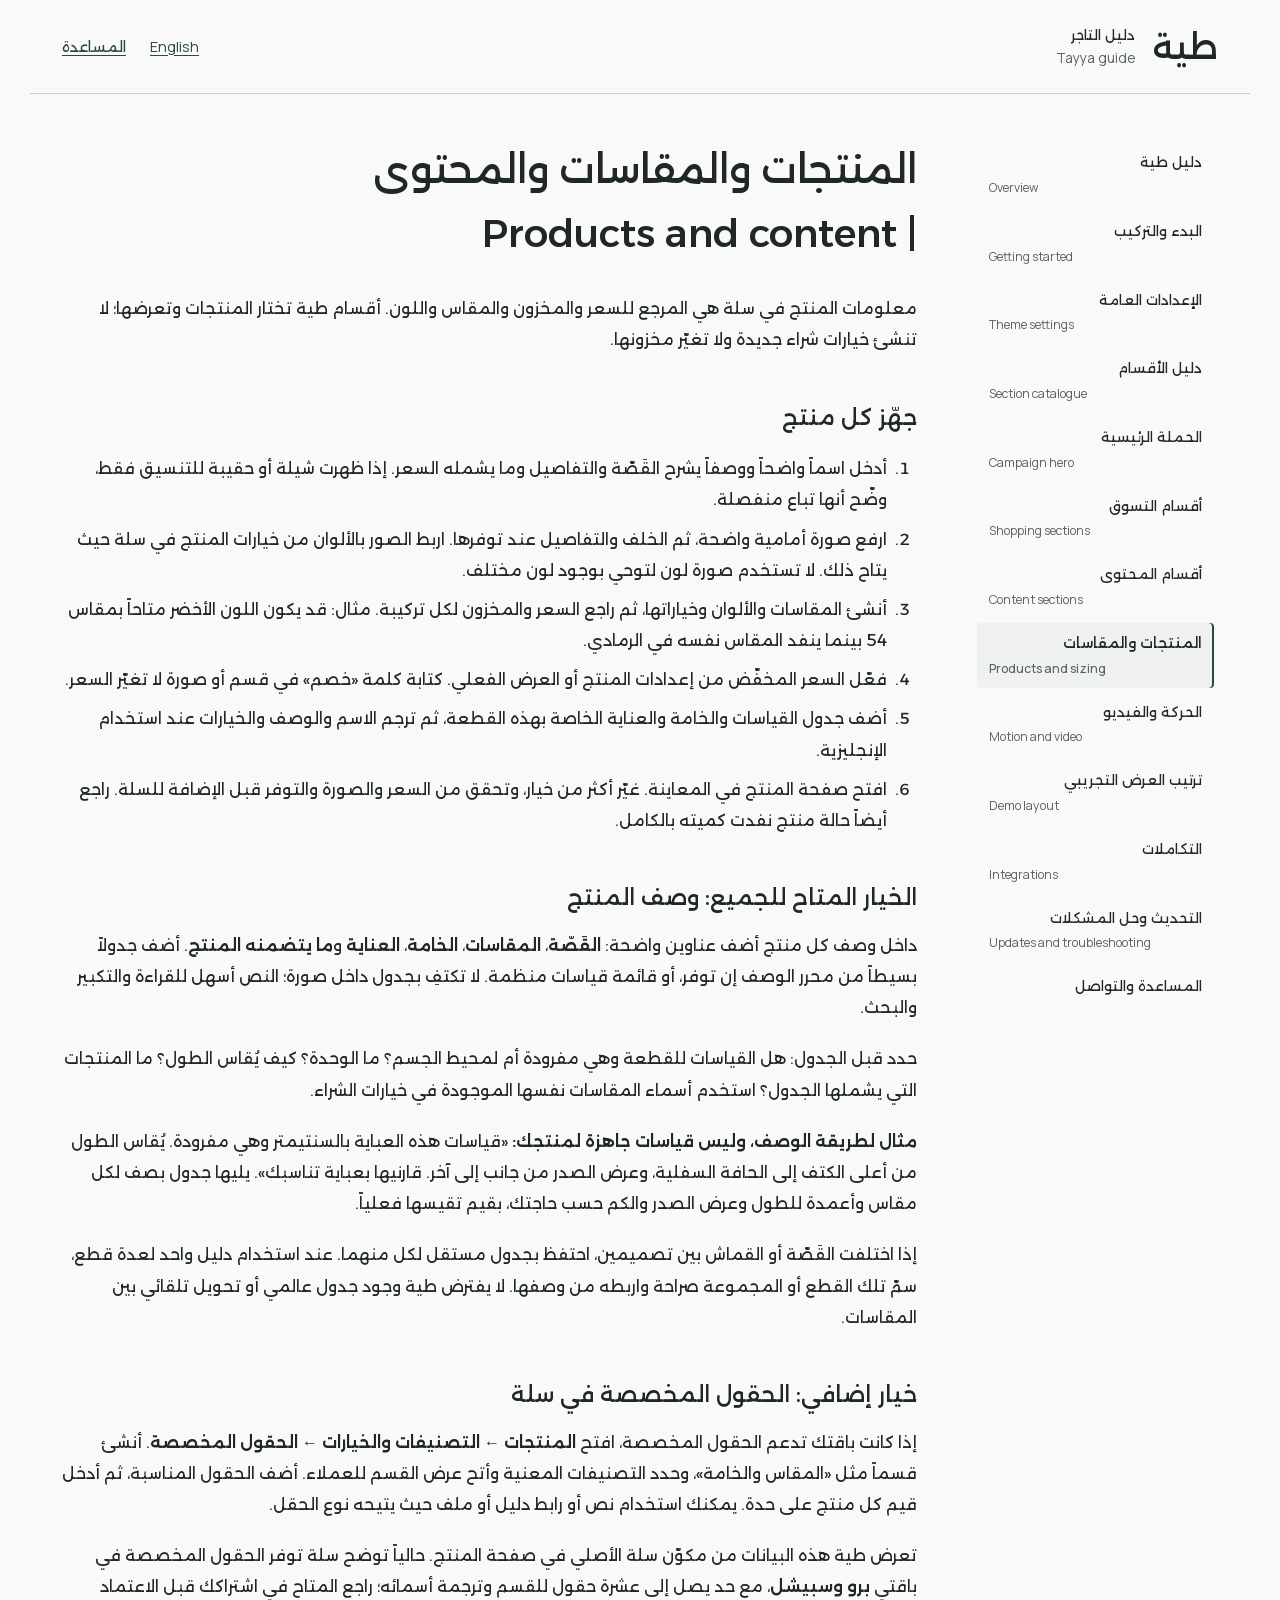
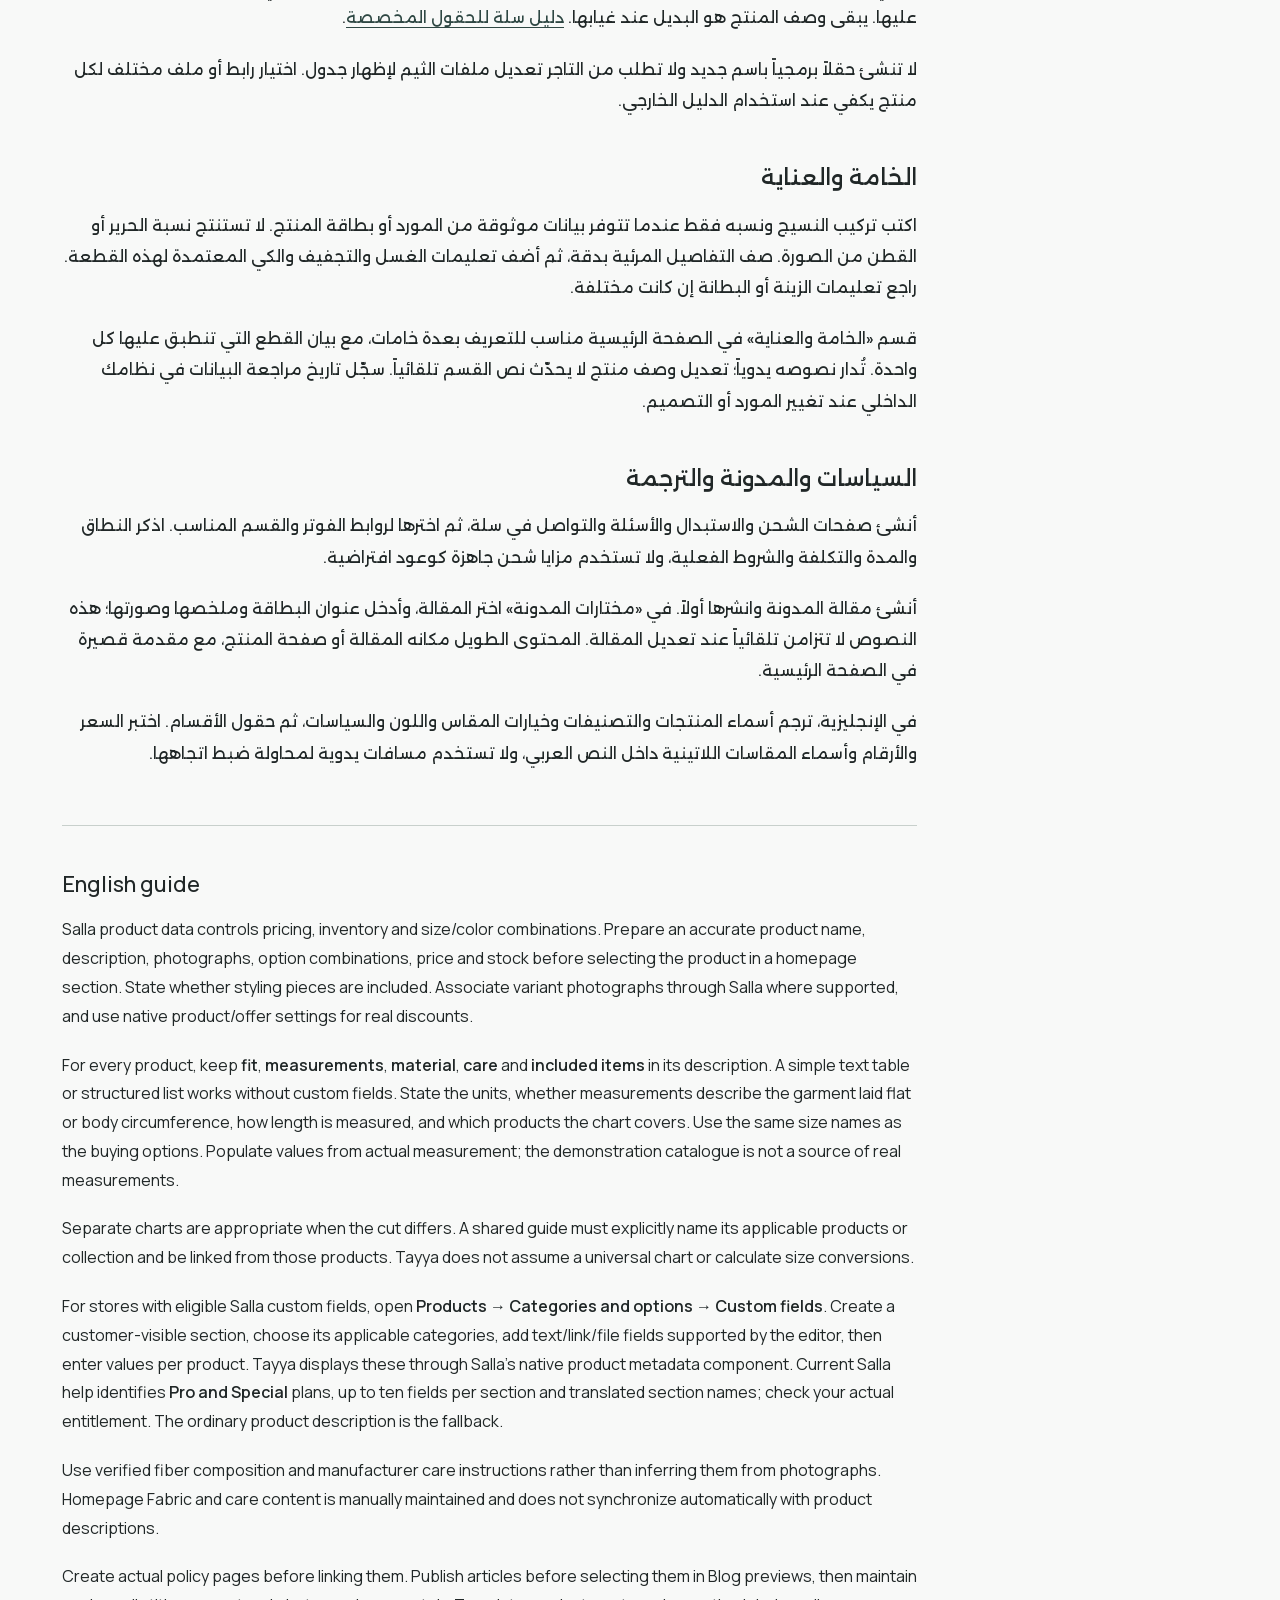
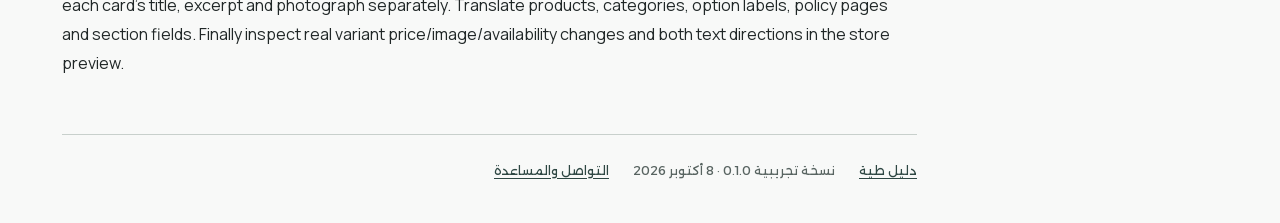
<file: products-and-content.html>
<!doctype html>
<html lang="ar" dir="rtl">
<head><meta charset="utf-8"><meta name="viewport" content="width=device-width, initial-scale=1">
<title>المنتجات والمقاسات | Products and sizing — طية Tayya</title><meta name="description" content="دليل طية للتاجر: الإعداد، الأقسام، المقاسات، الصور، الحركة والدعم. Tayya merchant documentation.">
<link rel="icon" href="favicon.svg" type="image/svg+xml"><link rel="stylesheet" href="assets/fonts/tayya.css"><link rel="stylesheet" href="style.css"></head>
<body data-page="products-and-content"><a class="skip" href="#content">انتقل إلى المحتوى</a>
<header><a class="brand" href="index.html"><strong>طية</strong><span>دليل التاجر <span lang="en" dir="ltr">Tayya guide</span></span></a>
<div class="header-links"><a href="#english" lang="en" dir="ltr">English</a><a href="support.html">المساعدة</a></div></header>
<div class="layout"><aside class="desktop-nav"><nav aria-label="أدلة طية"><a href="index.html">دليل طية<span lang="en" dir="ltr">Overview</span></a><a href="getting-started.html">البدء والتركيب<span lang="en" dir="ltr">Getting started</span></a><a href="settings.html">الإعدادات العامة<span lang="en" dir="ltr">Theme settings</span></a><a href="catalogue.html">دليل الأقسام<span lang="en" dir="ltr">Section catalogue</span></a><a href="campaign.html">الحملة الرئيسية<span lang="en" dir="ltr">Campaign hero</span></a><a href="commerce.html">أقسام التسوق<span lang="en" dir="ltr">Shopping sections</span></a><a href="editorial.html">أقسام المحتوى<span lang="en" dir="ltr">Content sections</span></a><a href="products-and-content.html" aria-current="page">المنتجات والمقاسات<span lang="en" dir="ltr">Products and sizing</span></a><a href="motion-and-video.html">الحركة والفيديو<span lang="en" dir="ltr">Motion and video</span></a><a href="demo-layout.html">ترتيب العرض التجريبي<span lang="en" dir="ltr">Demo layout</span></a><a href="integrations.html">التكاملات<span lang="en" dir="ltr">Integrations</span></a><a href="updates-and-troubleshooting.html">التحديث وحل المشكلات<span lang="en" dir="ltr">Updates and troubleshooting</span></a><a href="support.html">المساعدة والتواصل<span lang="en" dir="ltr">Help and contact</span></a></nav></aside>
<div class="reading"><details class="mobile-nav"><summary>فهرس الدليل <span lang="en" dir="ltr">Contents</span></summary><nav aria-label="أدلة طية"><a href="index.html">دليل طية<span lang="en" dir="ltr">Overview</span></a><a href="getting-started.html">البدء والتركيب<span lang="en" dir="ltr">Getting started</span></a><a href="settings.html">الإعدادات العامة<span lang="en" dir="ltr">Theme settings</span></a><a href="catalogue.html">دليل الأقسام<span lang="en" dir="ltr">Section catalogue</span></a><a href="campaign.html">الحملة الرئيسية<span lang="en" dir="ltr">Campaign hero</span></a><a href="commerce.html">أقسام التسوق<span lang="en" dir="ltr">Shopping sections</span></a><a href="editorial.html">أقسام المحتوى<span lang="en" dir="ltr">Content sections</span></a><a href="products-and-content.html" aria-current="page">المنتجات والمقاسات<span lang="en" dir="ltr">Products and sizing</span></a><a href="motion-and-video.html">الحركة والفيديو<span lang="en" dir="ltr">Motion and video</span></a><a href="demo-layout.html">ترتيب العرض التجريبي<span lang="en" dir="ltr">Demo layout</span></a><a href="integrations.html">التكاملات<span lang="en" dir="ltr">Integrations</span></a><a href="updates-and-troubleshooting.html">التحديث وحل المشكلات<span lang="en" dir="ltr">Updates and troubleshooting</span></a><a href="support.html">المساعدة والتواصل<span lang="en" dir="ltr">Help and contact</span></a></nav></details>
<main id="content" tabindex="-1"><h1 id="products-and-content">المنتجات والمقاسات والمحتوى | Products and content</h1>
<p>معلومات المنتج في سلة هي المرجع للسعر والمخزون والمقاس واللون. أقسام طية تختار المنتجات وتعرضها؛ لا تنشئ خيارات شراء جديدة ولا تغيّر مخزونها.</p>
<h2 id="_1">جهّز كل منتج</h2>
<ol>
<li>أدخل اسماً واضحاً ووصفاً يشرح القَصّة والتفاصيل وما يشمله السعر. إذا ظهرت شيلة أو حقيبة للتنسيق فقط، وضّح أنها تباع منفصلة.</li>
<li>ارفع صورة أمامية واضحة، ثم الخلف والتفاصيل عند توفرها. اربط الصور بالألوان من خيارات المنتج في سلة حيث يتاح ذلك. لا تستخدم صورة لون لتوحي بوجود لون مختلف.</li>
<li>أنشئ المقاسات والألوان وخياراتها، ثم راجع السعر والمخزون لكل تركيبة. مثال: قد يكون اللون الأخضر متاحاً بمقاس 54 بينما ينفد المقاس نفسه في الرمادي.</li>
<li>فعّل السعر المخفّض من إعدادات المنتج أو العرض الفعلي. كتابة كلمة «خصم» في قسم أو صورة لا تغيّر السعر.</li>
<li>أضف جدول القياسات والخامة والعناية الخاصة بهذه القطعة، ثم ترجم الاسم والوصف والخيارات عند استخدام الإنجليزية.</li>
<li>افتح صفحة المنتج في المعاينة. غيّر أكثر من خيار، وتحقق من السعر والصورة والتوفر قبل الإضافة للسلة. راجع أيضاً حالة منتج نفدت كميته بالكامل.</li>
</ol>
<h2 id="_2">الخيار المتاح للجميع: وصف المنتج</h2>
<p>داخل وصف كل منتج أضف عناوين واضحة: <strong>القَصّة</strong>، <strong>المقاسات</strong>، <strong>الخامة</strong>، <strong>العناية</strong> و<strong>ما يتضمنه المنتج</strong>. أضف جدولاً بسيطاً من محرر الوصف إن توفر، أو قائمة قياسات منظمة. لا تكتفِ بجدول داخل صورة؛ النص أسهل للقراءة والتكبير والبحث.</p>
<p>حدد قبل الجدول: هل القياسات للقطعة وهي مفرودة أم لمحيط الجسم؟ ما الوحدة؟ كيف يُقاس الطول؟ ما المنتجات التي يشملها الجدول؟ استخدم أسماء المقاسات نفسها الموجودة في خيارات الشراء.</p>
<p><strong>مثال لطريقة الوصف، وليس قياسات جاهزة لمنتجك:</strong> «قياسات هذه العباية بالسنتيمتر وهي مفرودة. يُقاس الطول من أعلى الكتف إلى الحافة السفلية، وعرض الصدر من جانب إلى آخر. قارنيها بعباية تناسبك». يليها جدول بصف لكل مقاس وأعمدة للطول وعرض الصدر والكم حسب حاجتك، بقيم تقيسها فعلياً.</p>
<p>إذا اختلفت القَصّة أو القماش بين تصميمين، احتفظ بجدول مستقل لكل منهما. عند استخدام دليل واحد لعدة قطع، سمّ تلك القطع أو المجموعة صراحة واربطه من وصفها. لا يفترض طية وجود جدول عالمي أو تحويل تلقائي بين المقاسات.</p>
<h2 id="_3">خيار إضافي: الحقول المخصصة في سلة</h2>
<p>إذا كانت باقتك تدعم الحقول المخصصة، افتح <strong>المنتجات ← التصنيفات والخيارات ← الحقول المخصصة</strong>. أنشئ قسماً مثل «المقاس والخامة»، وحدد التصنيفات المعنية وأتح عرض القسم للعملاء. أضف الحقول المناسبة، ثم أدخل قيم كل منتج على حدة. يمكنك استخدام نص أو رابط دليل أو ملف حيث يتيحه نوع الحقل.</p>
<p>تعرض طية هذه البيانات من مكوّن سلة الأصلي في صفحة المنتج. حالياً توضح سلة توفر الحقول المخصصة في باقتي <strong>برو وسبيشل</strong>، مع حد يصل إلى عشرة حقول للقسم وترجمة أسمائه؛ راجع المتاح في اشتراكك قبل الاعتماد عليها. يبقى وصف المنتج هو البديل عند غيابها. <a href="https://help.salla.sa/article/إدارة-الحقول-المخصصة-للمنتجات/tluw12cjwxp6vi30d8of7d1g">دليل سلة للحقول المخصصة</a>.</p>
<p>لا تنشئ حقلاً برمجياً باسم جديد ولا تطلب من التاجر تعديل ملفات الثيم لإظهار جدول. اختيار رابط أو ملف مختلف لكل منتج يكفي عند استخدام الدليل الخارجي.</p>
<h2 id="_4">الخامة والعناية</h2>
<p>اكتب تركيب النسيج ونسبه فقط عندما تتوفر بيانات موثوقة من المورد أو بطاقة المنتج. لا تستنتج نسبة الحرير أو القطن من الصورة. صف التفاصيل المرئية بدقة، ثم أضف تعليمات الغسل والتجفيف والكي المعتمدة لهذه القطعة. راجع تعليمات الزينة أو البطانة إن كانت مختلفة.</p>
<p>قسم «الخامة والعناية» في الصفحة الرئيسية مناسب للتعريف بعدة خامات، مع بيان القطع التي تنطبق عليها كل واحدة. تُدار نصوصه يدوياً؛ تعديل وصف منتج لا يحدّث نص القسم تلقائياً. سجّل تاريخ مراجعة البيانات في نظامك الداخلي عند تغيير المورد أو التصميم.</p>
<h2 id="_5">السياسات والمدونة والترجمة</h2>
<p>أنشئ صفحات الشحن والاستبدال والأسئلة والتواصل في سلة، ثم اخترها لروابط الفوتر والقسم المناسب. اذكر النطاق والمدة والتكلفة والشروط الفعلية، ولا تستخدم مزايا شحن جاهزة كوعود افتراضية.</p>
<p>أنشئ مقالة المدونة وانشرها أولاً. في «مختارات المدونة» اختر المقالة، وأدخل عنوان البطاقة وملخصها وصورتها؛ هذه النصوص لا تتزامن تلقائياً عند تعديل المقالة. المحتوى الطويل مكانه المقالة أو صفحة المنتج، مع مقدمة قصيرة في الصفحة الرئيسية.</p>
<p>في الإنجليزية، ترجم أسماء المنتجات والتصنيفات وخيارات المقاس واللون والسياسات، ثم حقول الأقسام. اختبر السعر والأرقام وأسماء المقاسات اللاتينية داخل النص العربي، ولا تستخدم مسافات يدوية لمحاولة ضبط اتجاهها.</p><section id="english" lang="en" dir="ltr"><h2>English guide</h2><p>Salla product data controls pricing, inventory and size/color combinations. Prepare an accurate product name, description, photographs, option combinations, price and stock before selecting the product in a homepage section. State whether styling pieces are included. Associate variant photographs through Salla where supported, and use native product/offer settings for real discounts.</p>
<p>For every product, keep <strong>fit</strong>, <strong>measurements</strong>, <strong>material</strong>, <strong>care</strong> and <strong>included items</strong> in its description. A simple text table or structured list works without custom fields. State the units, whether measurements describe the garment laid flat or body circumference, how length is measured, and which products the chart covers. Use the same size names as the buying options. Populate values from actual measurement; the demonstration catalogue is not a source of real measurements.</p>
<p>Separate charts are appropriate when the cut differs. A shared guide must explicitly name its applicable products or collection and be linked from those products. Tayya does not assume a universal chart or calculate size conversions.</p>
<p>For stores with eligible Salla custom fields, open <strong>Products → Categories and options → Custom fields</strong>. Create a customer-visible section, choose its applicable categories, add text/link/file fields supported by the editor, then enter values per product. Tayya displays these through Salla's native product metadata component. Current Salla help identifies <strong>Pro and Special</strong> plans, up to ten fields per section and translated section names; check your actual entitlement. The ordinary product description is the fallback.</p>
<p>Use verified fiber composition and manufacturer care instructions rather than inferring them from photographs. Homepage Fabric and care content is manually maintained and does not synchronize automatically with product descriptions.</p>
<p>Create actual policy pages before linking them. Publish articles before selecting them in Blog previews, then maintain each card's title, excerpt and photograph separately. Translate products, categories, option labels, policy pages and section fields. Finally inspect real variant price/image/availability changes and both text directions in the store preview.</p></section></main>
<footer><a href="index.html">دليل طية</a><span>نسخة تجريبية <bdi>0.1.0</bdi> · <time datetime="2026-10-08">8 أكتوبر 2026</time></span><a href="support.html">التواصل والمساعدة</a></footer></div></div></body></html>
</file>
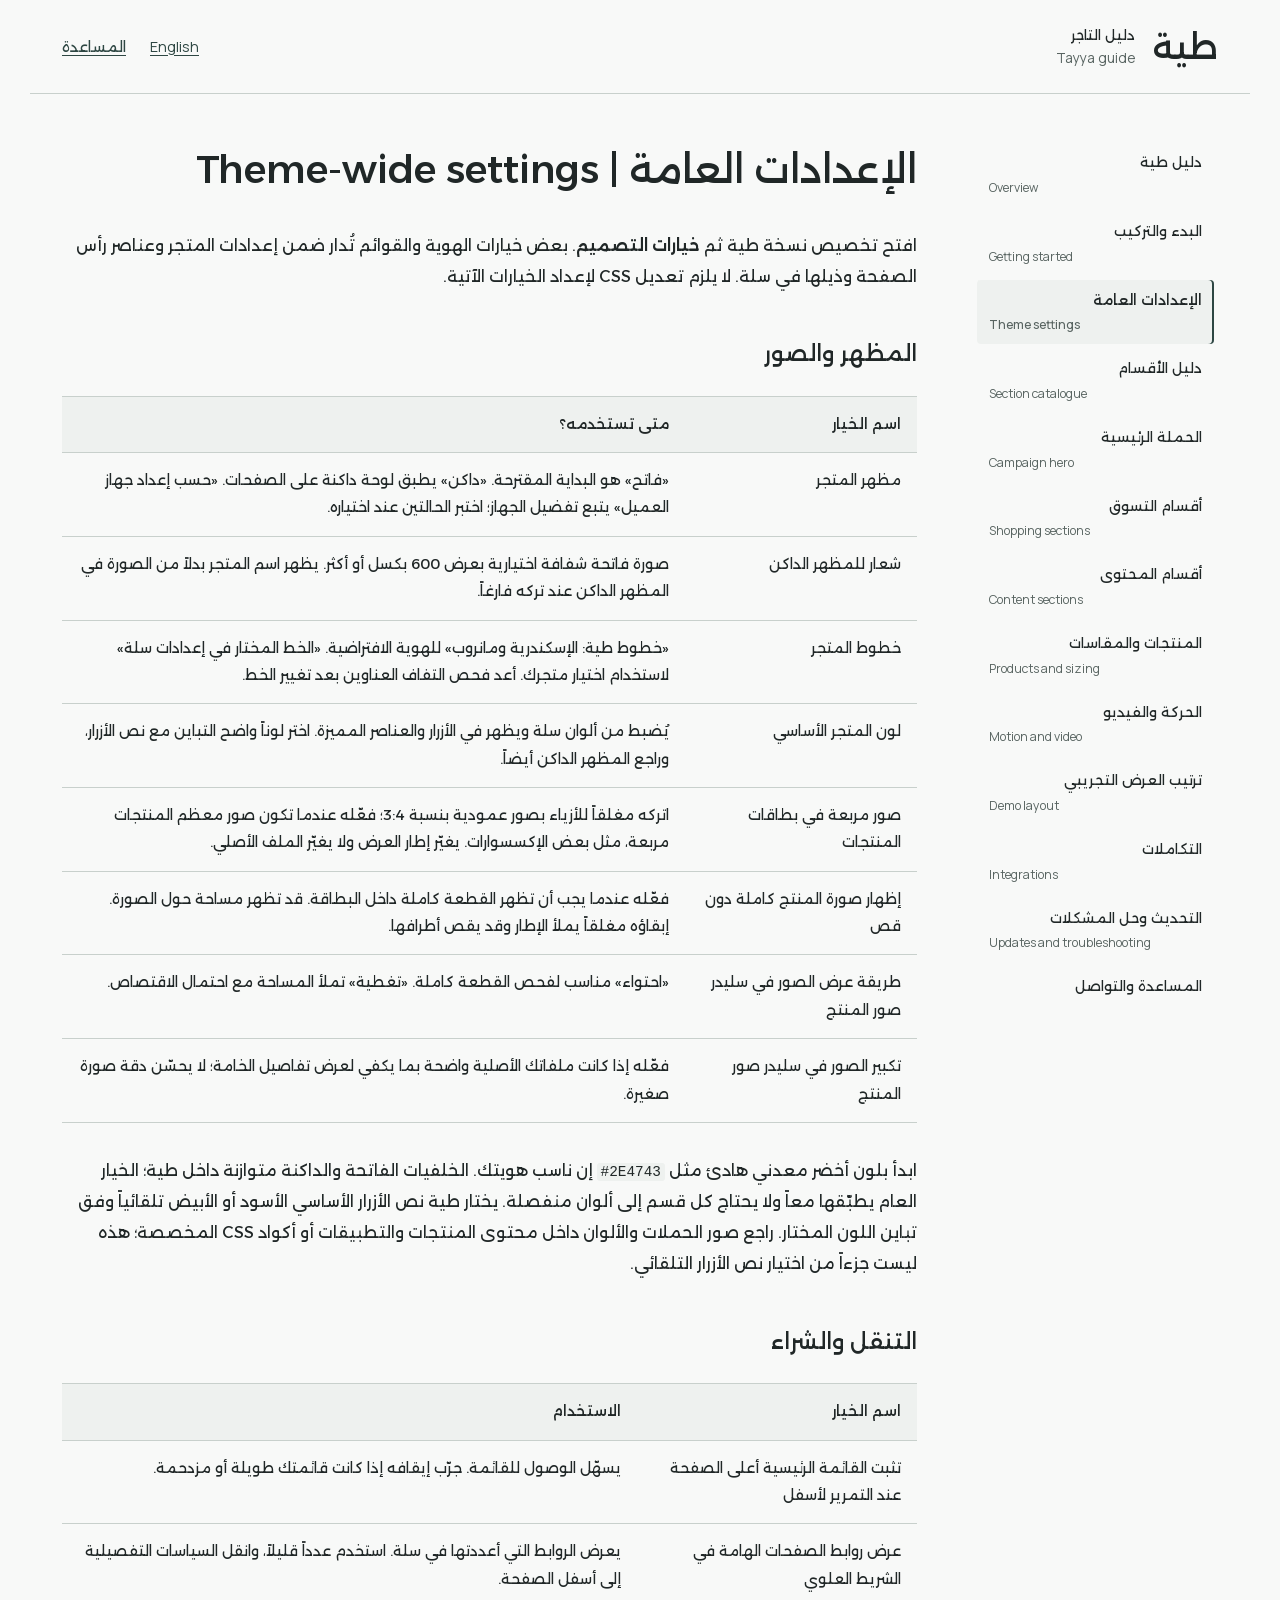
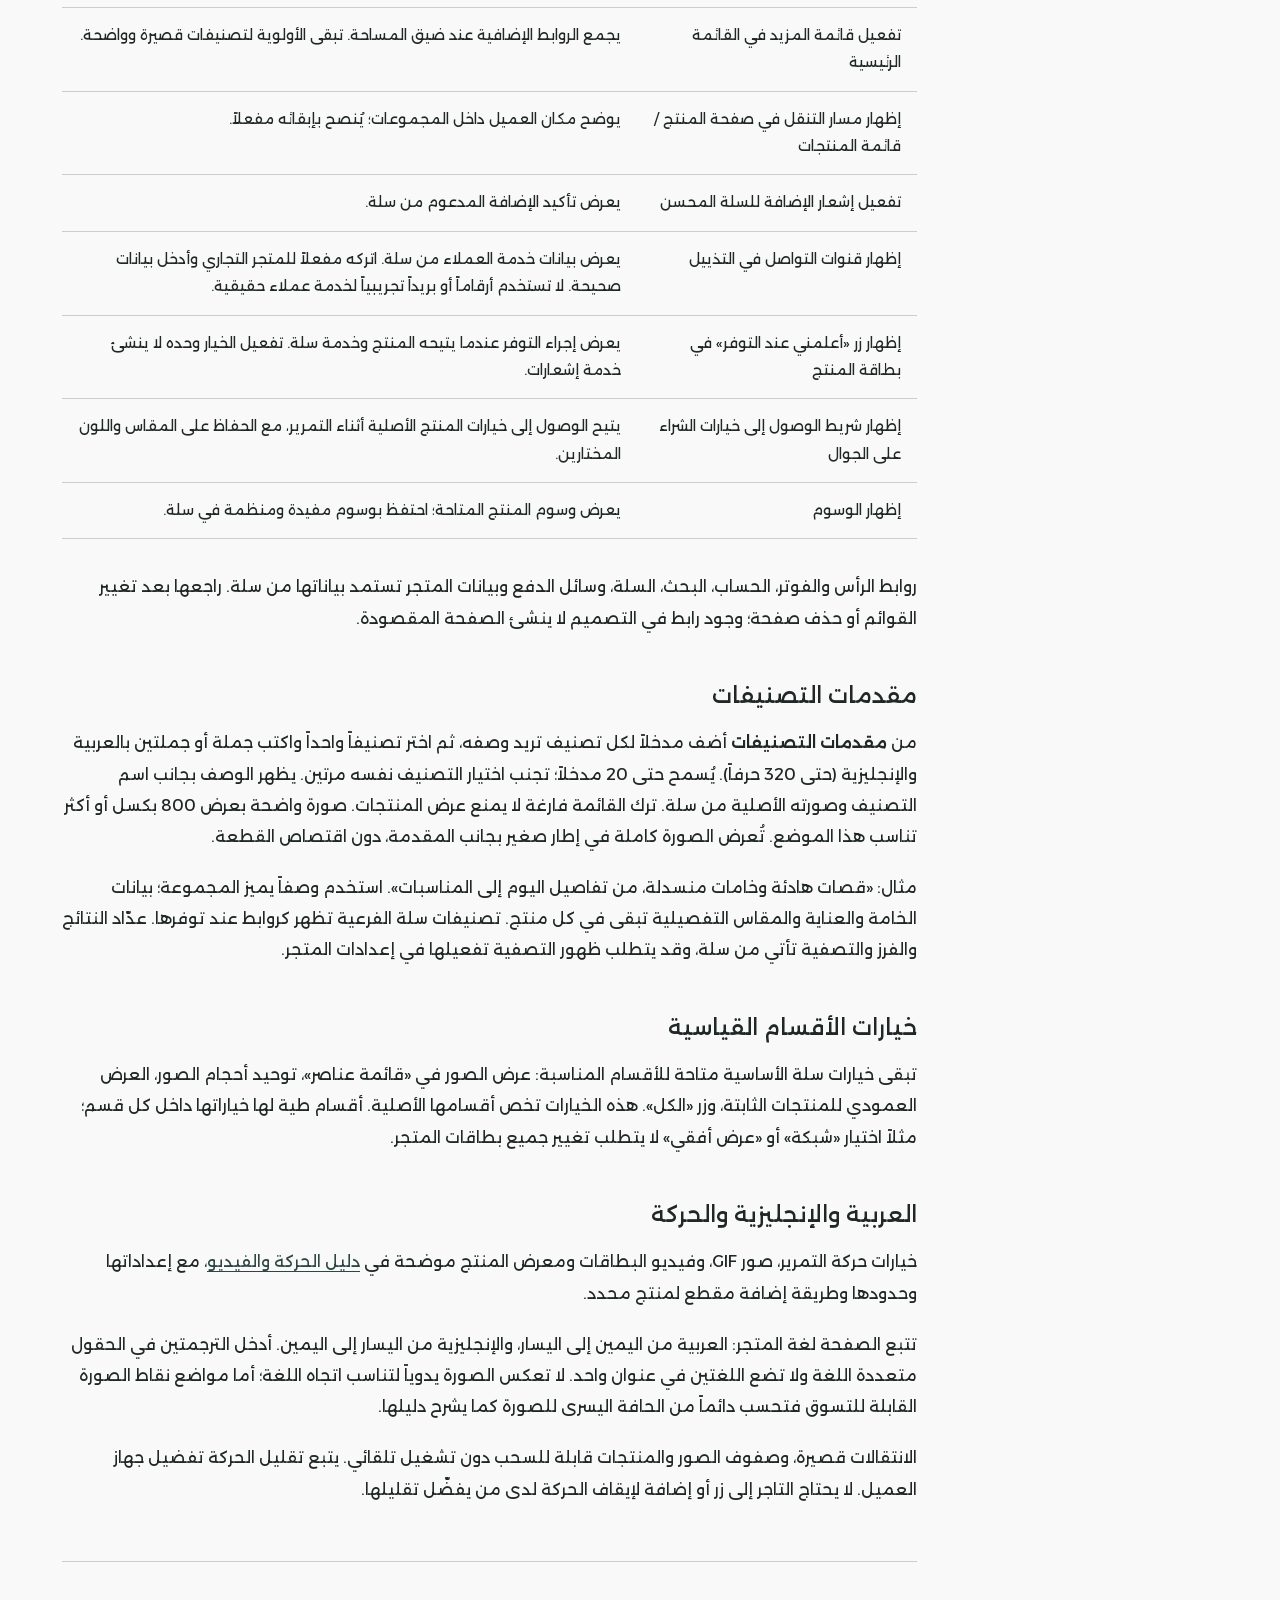
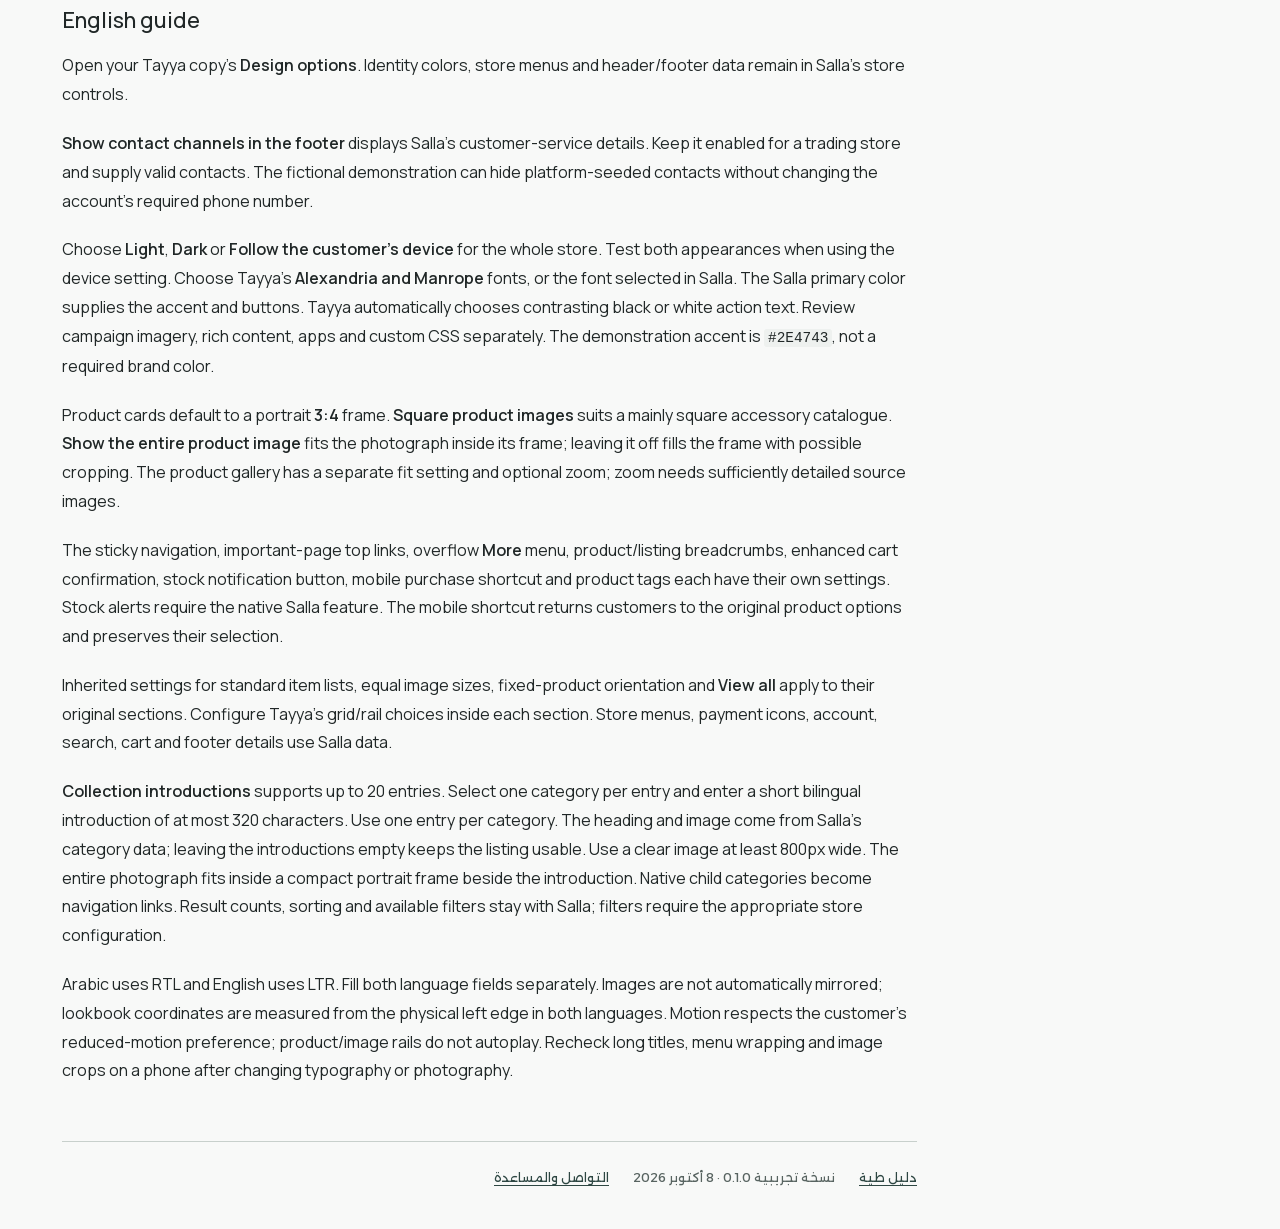
<file: settings.html>
<!doctype html>
<html lang="ar" dir="rtl">
<head><meta charset="utf-8"><meta name="viewport" content="width=device-width, initial-scale=1">
<title>الإعدادات العامة | Theme settings — طية Tayya</title><meta name="description" content="دليل طية للتاجر: الإعداد، الأقسام، المقاسات، الصور، الحركة والدعم. Tayya merchant documentation.">
<link rel="icon" href="favicon.svg" type="image/svg+xml"><link rel="stylesheet" href="assets/fonts/tayya.css"><link rel="stylesheet" href="style.css"></head>
<body data-page="settings"><a class="skip" href="#content">انتقل إلى المحتوى</a>
<header><a class="brand" href="index.html"><strong>طية</strong><span>دليل التاجر <span lang="en" dir="ltr">Tayya guide</span></span></a>
<div class="header-links"><a href="#english" lang="en" dir="ltr">English</a><a href="support.html">المساعدة</a></div></header>
<div class="layout"><aside class="desktop-nav"><nav aria-label="أدلة طية"><a href="index.html">دليل طية<span lang="en" dir="ltr">Overview</span></a><a href="getting-started.html">البدء والتركيب<span lang="en" dir="ltr">Getting started</span></a><a href="settings.html" aria-current="page">الإعدادات العامة<span lang="en" dir="ltr">Theme settings</span></a><a href="catalogue.html">دليل الأقسام<span lang="en" dir="ltr">Section catalogue</span></a><a href="campaign.html">الحملة الرئيسية<span lang="en" dir="ltr">Campaign hero</span></a><a href="commerce.html">أقسام التسوق<span lang="en" dir="ltr">Shopping sections</span></a><a href="editorial.html">أقسام المحتوى<span lang="en" dir="ltr">Content sections</span></a><a href="products-and-content.html">المنتجات والمقاسات<span lang="en" dir="ltr">Products and sizing</span></a><a href="motion-and-video.html">الحركة والفيديو<span lang="en" dir="ltr">Motion and video</span></a><a href="demo-layout.html">ترتيب العرض التجريبي<span lang="en" dir="ltr">Demo layout</span></a><a href="integrations.html">التكاملات<span lang="en" dir="ltr">Integrations</span></a><a href="updates-and-troubleshooting.html">التحديث وحل المشكلات<span lang="en" dir="ltr">Updates and troubleshooting</span></a><a href="support.html">المساعدة والتواصل<span lang="en" dir="ltr">Help and contact</span></a></nav></aside>
<div class="reading"><details class="mobile-nav"><summary>فهرس الدليل <span lang="en" dir="ltr">Contents</span></summary><nav aria-label="أدلة طية"><a href="index.html">دليل طية<span lang="en" dir="ltr">Overview</span></a><a href="getting-started.html">البدء والتركيب<span lang="en" dir="ltr">Getting started</span></a><a href="settings.html" aria-current="page">الإعدادات العامة<span lang="en" dir="ltr">Theme settings</span></a><a href="catalogue.html">دليل الأقسام<span lang="en" dir="ltr">Section catalogue</span></a><a href="campaign.html">الحملة الرئيسية<span lang="en" dir="ltr">Campaign hero</span></a><a href="commerce.html">أقسام التسوق<span lang="en" dir="ltr">Shopping sections</span></a><a href="editorial.html">أقسام المحتوى<span lang="en" dir="ltr">Content sections</span></a><a href="products-and-content.html">المنتجات والمقاسات<span lang="en" dir="ltr">Products and sizing</span></a><a href="motion-and-video.html">الحركة والفيديو<span lang="en" dir="ltr">Motion and video</span></a><a href="demo-layout.html">ترتيب العرض التجريبي<span lang="en" dir="ltr">Demo layout</span></a><a href="integrations.html">التكاملات<span lang="en" dir="ltr">Integrations</span></a><a href="updates-and-troubleshooting.html">التحديث وحل المشكلات<span lang="en" dir="ltr">Updates and troubleshooting</span></a><a href="support.html">المساعدة والتواصل<span lang="en" dir="ltr">Help and contact</span></a></nav></details>
<main id="content" tabindex="-1"><h1 id="theme-wide-settings">الإعدادات العامة | Theme-wide settings</h1>
<p>افتح تخصيص نسخة طية ثم <strong>خيارات التصميم</strong>. بعض خيارات الهوية والقوائم تُدار ضمن إعدادات المتجر وعناصر رأس الصفحة وذيلها في سلة. لا يلزم تعديل CSS لإعداد الخيارات الآتية.</p>
<h2 id="_1">المظهر والصور</h2>
<div class="table-scroll" role="region" tabindex="0" aria-label="جدول قابل للتمرير"><table>
<thead>
<tr>
<th scope="col">اسم الخيار</th>
<th scope="col">متى تستخدمه؟</th>
</tr>
</thead>
<tbody>
<tr>
<td>مظهر المتجر</td>
<td>«فاتح» هو البداية المقترحة. «داكن» يطبق لوحة داكنة على الصفحات. «حسب إعداد جهاز العميل» يتبع تفضيل الجهاز؛ اختبر الحالتين عند اختياره.</td>
</tr>
<tr>
<td>شعار للمظهر الداكن</td>
<td>صورة فاتحة شفافة اختيارية بعرض 600 بكسل أو أكثر. يظهر اسم المتجر بدلاً من الصورة في المظهر الداكن عند تركه فارغاً.</td>
</tr>
<tr>
<td>خطوط المتجر</td>
<td>«خطوط طية: الإسكندرية ومانروب» للهوية الافتراضية. «الخط المختار في إعدادات سلة» لاستخدام اختيار متجرك. أعد فحص التفاف العناوين بعد تغيير الخط.</td>
</tr>
<tr>
<td>لون المتجر الأساسي</td>
<td>يُضبط من ألوان سلة ويظهر في الأزرار والعناصر المميزة. اختر لوناً واضح التباين مع نص الأزرار، وراجع المظهر الداكن أيضاً.</td>
</tr>
<tr>
<td>صور مربعة في بطاقات المنتجات</td>
<td>اتركه مغلقاً للأزياء بصور عمودية بنسبة 3:4؛ فعّله عندما تكون صور معظم المنتجات مربعة، مثل بعض الإكسسوارات. يغيّر إطار العرض ولا يغيّر الملف الأصلي.</td>
</tr>
<tr>
<td>إظهار صورة المنتج كاملة دون قص</td>
<td>فعّله عندما يجب أن تظهر القطعة كاملة داخل البطاقة. قد تظهر مساحة حول الصورة. إبقاؤه مغلقاً يملأ الإطار وقد يقص أطرافها.</td>
</tr>
<tr>
<td>طريقة عرض الصور في سليدر صور المنتج</td>
<td>«احتواء» مناسب لفحص القطعة كاملة. «تغطية» تملأ المساحة مع احتمال الاقتصاص.</td>
</tr>
<tr>
<td>تكبير الصور في سليدر صور المنتج</td>
<td>فعّله إذا كانت ملفاتك الأصلية واضحة بما يكفي لعرض تفاصيل الخامة؛ لا يحسّن دقة صورة صغيرة.</td>
</tr>
</tbody>
</table></div>
<p>ابدأ بلون أخضر معدني هادئ مثل <code>#2E4743</code> إن ناسب هويتك. الخلفيات الفاتحة والداكنة متوازنة داخل طية؛ الخيار العام يطبّقها معاً ولا يحتاج كل قسم إلى ألوان منفصلة. يختار طية نص الأزرار الأساسي الأسود أو الأبيض تلقائياً وفق تباين اللون المختار. راجع صور الحملات والألوان داخل محتوى المنتجات والتطبيقات أو أكواد CSS المخصصة؛ هذه ليست جزءاً من اختيار نص الأزرار التلقائي.</p>
<h2 id="_2">التنقل والشراء</h2>
<div class="table-scroll" role="region" tabindex="0" aria-label="جدول قابل للتمرير"><table>
<thead>
<tr>
<th scope="col">اسم الخيار</th>
<th scope="col">الاستخدام</th>
</tr>
</thead>
<tbody>
<tr>
<td>تثبت القائمة الرئيسية أعلى الصفحة عند التمرير لأسفل</td>
<td>يسهّل الوصول للقائمة. جرّب إيقافه إذا كانت قائمتك طويلة أو مزدحمة.</td>
</tr>
<tr>
<td>عرض روابط الصفحات الهامة في الشريط العلوي</td>
<td>يعرض الروابط التي أعددتها في سلة. استخدم عدداً قليلاً، وانقل السياسات التفصيلية إلى أسفل الصفحة.</td>
</tr>
<tr>
<td>تفعيل قائمة المزيد في القائمة الرئيسية</td>
<td>يجمع الروابط الإضافية عند ضيق المساحة. تبقى الأولوية لتصنيفات قصيرة وواضحة.</td>
</tr>
<tr>
<td>إظهار مسار التنقل في صفحة المنتج / قائمة المنتجات</td>
<td>يوضح مكان العميل داخل المجموعات؛ يُنصح بإبقائه مفعلاً.</td>
</tr>
<tr>
<td>تفعيل إشعار الإضافة للسلة المحسن</td>
<td>يعرض تأكيد الإضافة المدعوم من سلة.</td>
</tr>
<tr>
<td>إظهار قنوات التواصل في التذييل</td>
<td>يعرض بيانات خدمة العملاء من سلة. اتركه مفعلاً للمتجر التجاري وأدخل بيانات صحيحة. لا تستخدم أرقاماً أو بريداً تجريبياً لخدمة عملاء حقيقية.</td>
</tr>
<tr>
<td>إظهار زر «أعلمني عند التوفر» في بطاقة المنتج</td>
<td>يعرض إجراء التوفر عندما يتيحه المنتج وخدمة سلة. تفعيل الخيار وحده لا ينشئ خدمة إشعارات.</td>
</tr>
<tr>
<td>إظهار شريط الوصول إلى خيارات الشراء على الجوال</td>
<td>يتيح الوصول إلى خيارات المنتج الأصلية أثناء التمرير، مع الحفاظ على المقاس واللون المختارين.</td>
</tr>
<tr>
<td>إظهار الوسوم</td>
<td>يعرض وسوم المنتج المتاحة؛ احتفظ بوسوم مفيدة ومنظمة في سلة.</td>
</tr>
</tbody>
</table></div>
<p>روابط الرأس والفوتر، الحساب، البحث، السلة، وسائل الدفع وبيانات المتجر تستمد بياناتها من سلة. راجعها بعد تغيير القوائم أو حذف صفحة؛ وجود رابط في التصميم لا ينشئ الصفحة المقصودة.</p>
<h2 id="_3">مقدمات التصنيفات</h2>
<p>من <strong>مقدمات التصنيفات</strong> أضف مدخلاً لكل تصنيف تريد وصفه، ثم اختر تصنيفاً واحداً واكتب جملة أو جملتين بالعربية والإنجليزية (حتى 320 حرفاً). يُسمح حتى 20 مدخلاً؛ تجنب اختيار التصنيف نفسه مرتين. يظهر الوصف بجانب اسم التصنيف وصورته الأصلية من سلة. ترك القائمة فارغة لا يمنع عرض المنتجات. صورة واضحة بعرض 800 بكسل أو أكثر تناسب هذا الموضع. تُعرض الصورة كاملة في إطار صغير بجانب المقدمة، دون اقتصاص القطعة.</p>
<p>مثال: «قصات هادئة وخامات منسدلة، من تفاصيل اليوم إلى المناسبات». استخدم وصفاً يميز المجموعة؛ بيانات الخامة والعناية والمقاس التفصيلية تبقى في كل منتج. تصنيفات سلة الفرعية تظهر كروابط عند توفرها. عدّاد النتائج والفرز والتصفية تأتي من سلة، وقد يتطلب ظهور التصفية تفعيلها في إعدادات المتجر.</p>
<h2 id="_4">خيارات الأقسام القياسية</h2>
<p>تبقى خيارات سلة الأساسية متاحة للأقسام المناسبة: عرض الصور في «قائمة عناصر»، توحيد أحجام الصور، العرض العمودي للمنتجات الثابتة، وزر «الكل». هذه الخيارات تخص أقسامها الأصلية. أقسام طية لها خياراتها داخل كل قسم؛ مثلاً اختيار «شبكة» أو «عرض أفقي» لا يتطلب تغيير جميع بطاقات المتجر.</p>
<h2 id="_5">العربية والإنجليزية والحركة</h2>
<p>خيارات حركة التمرير، صور GIF، وفيديو البطاقات ومعرض المنتج موضحة في <a href="motion-and-video.html">دليل الحركة والفيديو</a>، مع إعداداتها وحدودها وطريقة إضافة مقطع لمنتج محدد.</p>
<p>تتبع الصفحة لغة المتجر: العربية من اليمين إلى اليسار، والإنجليزية من اليسار إلى اليمين. أدخل الترجمتين في الحقول متعددة اللغة ولا تضع اللغتين في عنوان واحد. لا تعكس الصورة يدوياً لتناسب اتجاه اللغة؛ أما مواضع نقاط الصورة القابلة للتسوق فتحسب دائماً من الحافة اليسرى للصورة كما يشرح دليلها.</p>
<p>الانتقالات قصيرة، وصفوف الصور والمنتجات قابلة للسحب دون تشغيل تلقائي. يتبع تقليل الحركة تفضيل جهاز العميل. لا يحتاج التاجر إلى زر أو إضافة لإيقاف الحركة لدى من يفضّل تقليلها.</p><section id="english" lang="en" dir="ltr"><h2>English guide</h2><p>Open your Tayya copy's <strong>Design options</strong>. Identity colors, store menus and header/footer data remain in Salla's store controls.</p>
<p><strong>Show contact channels in the footer</strong> displays Salla's customer-service details. Keep it enabled for a trading store and supply valid contacts. The fictional demonstration can hide platform-seeded contacts without changing the account's required phone number.</p>
<p>Choose <strong>Light</strong>, <strong>Dark</strong> or <strong>Follow the customer's device</strong> for the whole store. Test both appearances when using the device setting. Choose Tayya's <strong>Alexandria and Manrope</strong> fonts, or the font selected in Salla. The Salla primary color supplies the accent and buttons. Tayya automatically chooses contrasting black or white action text. Review campaign imagery, rich content, apps and custom CSS separately. The demonstration accent is <code>#2E4743</code>, not a required brand color.</p>
<p>Product cards default to a portrait <strong>3:4</strong> frame. <strong>Square product images</strong> suits a mainly square accessory catalogue. <strong>Show the entire product image</strong> fits the photograph inside its frame; leaving it off fills the frame with possible cropping. The product gallery has a separate fit setting and optional zoom; zoom needs sufficiently detailed source images.</p>
<p>The sticky navigation, important-page top links, overflow <strong>More</strong> menu, product/listing breadcrumbs, enhanced cart confirmation, stock notification button, mobile purchase shortcut and product tags each have their own settings. Stock alerts require the native Salla feature. The mobile shortcut returns customers to the original product options and preserves their selection.</p>
<p>Inherited settings for standard item lists, equal image sizes, fixed-product orientation and <strong>View all</strong> apply to their original sections. Configure Tayya's grid/rail choices inside each section. Store menus, payment icons, account, search, cart and footer details use Salla data.</p>
<p><strong>Collection introductions</strong> supports up to 20 entries. Select one category per entry and enter a short bilingual introduction of at most 320 characters. Use one entry per category. The heading and image come from Salla's category data; leaving the introductions empty keeps the listing usable. Use a clear image at least 800px wide. The entire photograph fits inside a compact portrait frame beside the introduction. Native child categories become navigation links. Result counts, sorting and available filters stay with Salla; filters require the appropriate store configuration.</p>
<p>Arabic uses RTL and English uses LTR. Fill both language fields separately. Images are not automatically mirrored; lookbook coordinates are measured from the physical left edge in both languages. Motion respects the customer's reduced-motion preference; product/image rails do not autoplay. Recheck long titles, menu wrapping and image crops on a phone after changing typography or photography.</p></section></main>
<footer><a href="index.html">دليل طية</a><span>نسخة تجريبية <bdi>0.1.0</bdi> · <time datetime="2026-10-08">8 أكتوبر 2026</time></span><a href="support.html">التواصل والمساعدة</a></footer></div></div></body></html>
</file>
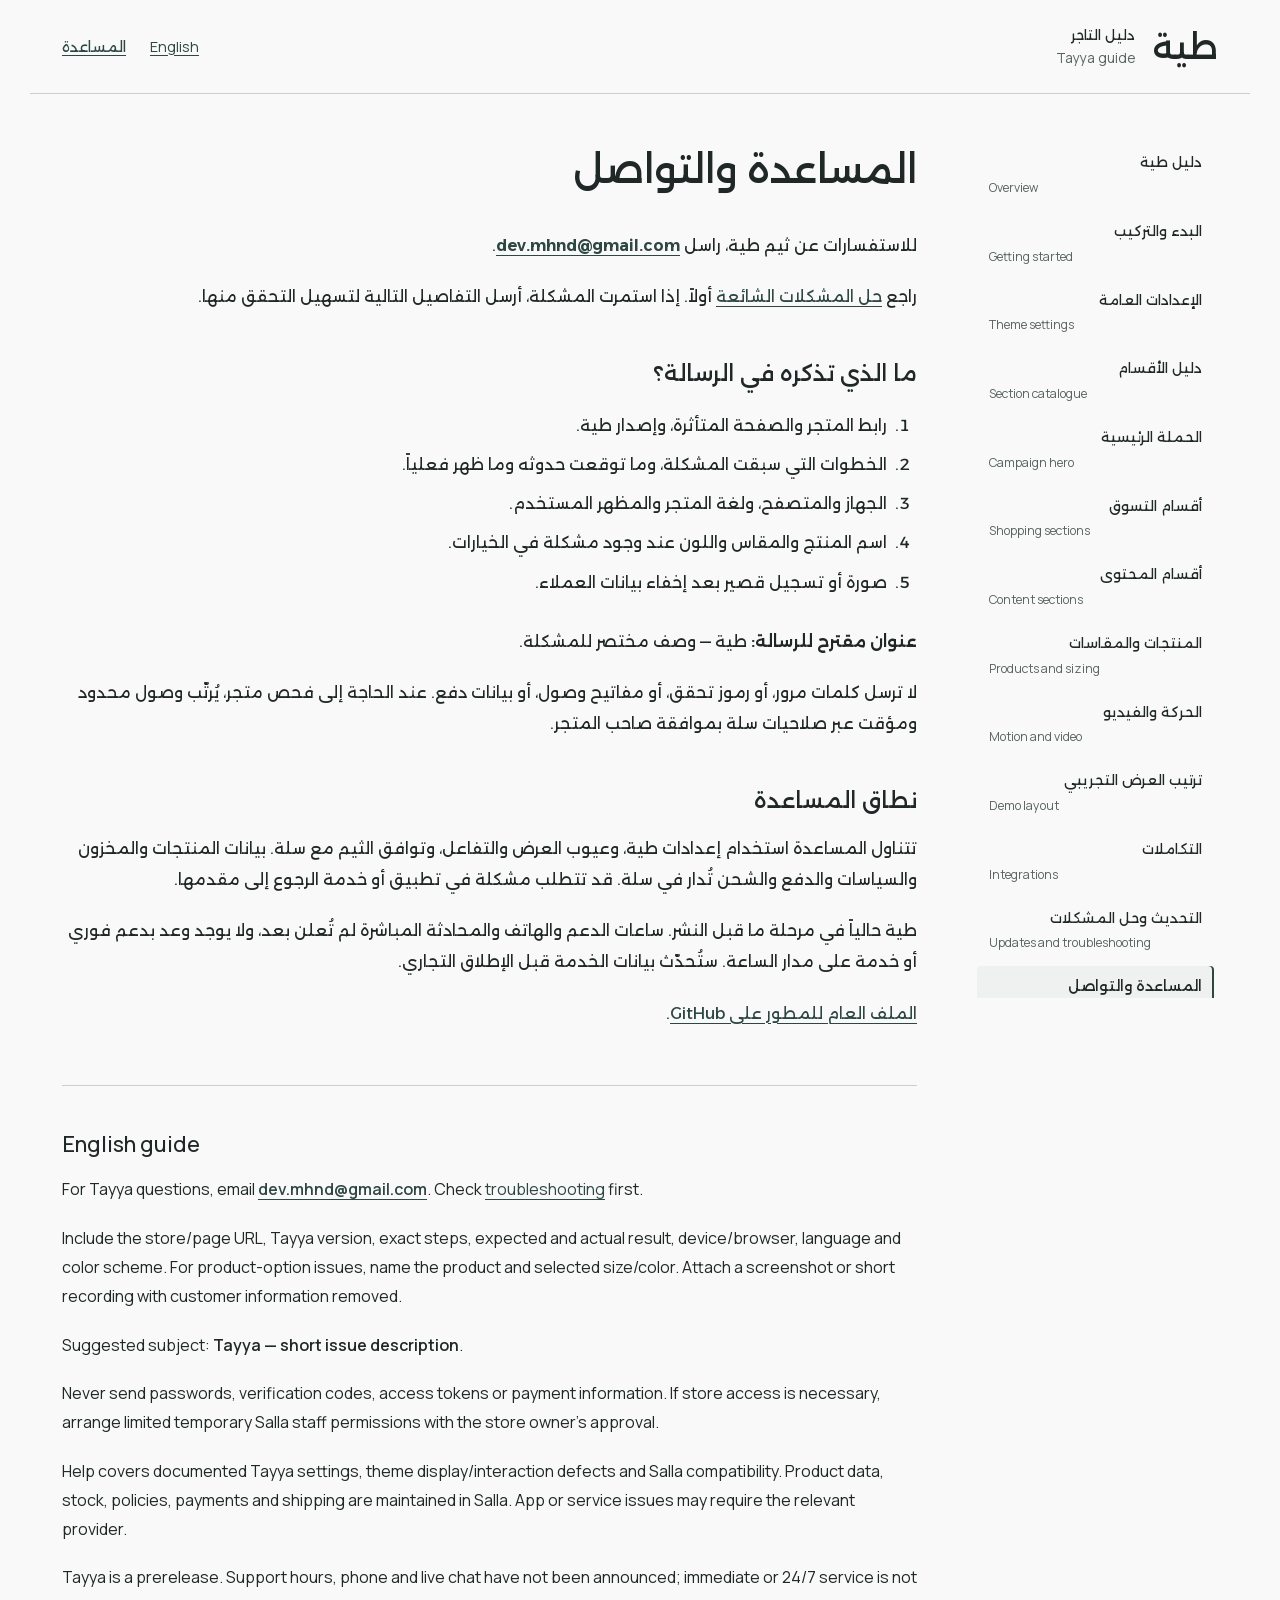
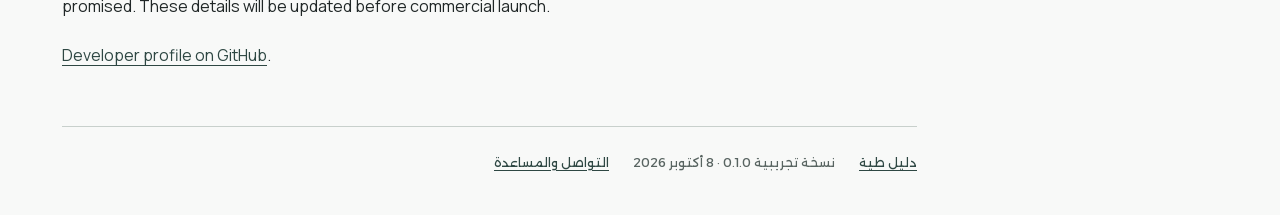
<file: support.html>
<!doctype html>
<html lang="ar" dir="rtl">
<head><meta charset="utf-8"><meta name="viewport" content="width=device-width, initial-scale=1">
<title>المساعدة والتواصل | Help and contact — طية Tayya</title><meta name="description" content="دليل طية للتاجر: الإعداد، الأقسام، المقاسات، الصور، الحركة والدعم. Tayya merchant documentation.">
<link rel="icon" href="favicon.svg" type="image/svg+xml"><link rel="stylesheet" href="assets/fonts/tayya.css"><link rel="stylesheet" href="style.css"></head>
<body data-page="support"><a class="skip" href="#content">انتقل إلى المحتوى</a>
<header><a class="brand" href="index.html"><strong>طية</strong><span>دليل التاجر <span lang="en" dir="ltr">Tayya guide</span></span></a>
<div class="header-links"><a href="#english" lang="en" dir="ltr">English</a><a href="support.html">المساعدة</a></div></header>
<div class="layout"><aside class="desktop-nav"><nav aria-label="أدلة طية"><a href="index.html">دليل طية<span lang="en" dir="ltr">Overview</span></a><a href="getting-started.html">البدء والتركيب<span lang="en" dir="ltr">Getting started</span></a><a href="settings.html">الإعدادات العامة<span lang="en" dir="ltr">Theme settings</span></a><a href="catalogue.html">دليل الأقسام<span lang="en" dir="ltr">Section catalogue</span></a><a href="campaign.html">الحملة الرئيسية<span lang="en" dir="ltr">Campaign hero</span></a><a href="commerce.html">أقسام التسوق<span lang="en" dir="ltr">Shopping sections</span></a><a href="editorial.html">أقسام المحتوى<span lang="en" dir="ltr">Content sections</span></a><a href="products-and-content.html">المنتجات والمقاسات<span lang="en" dir="ltr">Products and sizing</span></a><a href="motion-and-video.html">الحركة والفيديو<span lang="en" dir="ltr">Motion and video</span></a><a href="demo-layout.html">ترتيب العرض التجريبي<span lang="en" dir="ltr">Demo layout</span></a><a href="integrations.html">التكاملات<span lang="en" dir="ltr">Integrations</span></a><a href="updates-and-troubleshooting.html">التحديث وحل المشكلات<span lang="en" dir="ltr">Updates and troubleshooting</span></a><a href="support.html" aria-current="page">المساعدة والتواصل<span lang="en" dir="ltr">Help and contact</span></a></nav></aside>
<div class="reading"><details class="mobile-nav"><summary>فهرس الدليل <span lang="en" dir="ltr">Contents</span></summary><nav aria-label="أدلة طية"><a href="index.html">دليل طية<span lang="en" dir="ltr">Overview</span></a><a href="getting-started.html">البدء والتركيب<span lang="en" dir="ltr">Getting started</span></a><a href="settings.html">الإعدادات العامة<span lang="en" dir="ltr">Theme settings</span></a><a href="catalogue.html">دليل الأقسام<span lang="en" dir="ltr">Section catalogue</span></a><a href="campaign.html">الحملة الرئيسية<span lang="en" dir="ltr">Campaign hero</span></a><a href="commerce.html">أقسام التسوق<span lang="en" dir="ltr">Shopping sections</span></a><a href="editorial.html">أقسام المحتوى<span lang="en" dir="ltr">Content sections</span></a><a href="products-and-content.html">المنتجات والمقاسات<span lang="en" dir="ltr">Products and sizing</span></a><a href="motion-and-video.html">الحركة والفيديو<span lang="en" dir="ltr">Motion and video</span></a><a href="demo-layout.html">ترتيب العرض التجريبي<span lang="en" dir="ltr">Demo layout</span></a><a href="integrations.html">التكاملات<span lang="en" dir="ltr">Integrations</span></a><a href="updates-and-troubleshooting.html">التحديث وحل المشكلات<span lang="en" dir="ltr">Updates and troubleshooting</span></a><a href="support.html" aria-current="page">المساعدة والتواصل<span lang="en" dir="ltr">Help and contact</span></a></nav></details>
<main id="content" tabindex="-1"><h1 id="_1">المساعدة والتواصل</h1>
<p>للاستفسارات عن ثيم طية، راسل <strong><a href="mailto:dev.mhnd@gmail.com">dev.mhnd@gmail.com</a></strong>.</p>
<p>راجع <a href="updates-and-troubleshooting.html">حل المشكلات الشائعة</a> أولاً. إذا استمرت المشكلة، أرسل التفاصيل التالية لتسهيل التحقق منها.</p>
<h2 id="_2">ما الذي تذكره في الرسالة؟</h2>
<ol>
<li>رابط المتجر والصفحة المتأثرة، وإصدار طية.</li>
<li>الخطوات التي سبقت المشكلة، وما توقعت حدوثه وما ظهر فعلياً.</li>
<li>الجهاز والمتصفح، ولغة المتجر والمظهر المستخدم.</li>
<li>اسم المنتج والمقاس واللون عند وجود مشكلة في الخيارات.</li>
<li>صورة أو تسجيل قصير بعد إخفاء بيانات العملاء.</li>
</ol>
<p><strong>عنوان مقترح للرسالة:</strong> طية — وصف مختصر للمشكلة.</p>
<p>لا ترسل كلمات مرور، أو رموز تحقق، أو مفاتيح وصول، أو بيانات دفع. عند الحاجة إلى فحص متجر، يُرتّب وصول محدود ومؤقت عبر صلاحيات سلة بموافقة صاحب المتجر.</p>
<h2 id="_3">نطاق المساعدة</h2>
<p>تتناول المساعدة استخدام إعدادات طية، وعيوب العرض والتفاعل، وتوافق الثيم مع سلة. بيانات المنتجات والمخزون والسياسات والدفع والشحن تُدار في سلة. قد تتطلب مشكلة في تطبيق أو خدمة الرجوع إلى مقدمها.</p>
<p>طية حالياً في مرحلة ما قبل النشر. ساعات الدعم والهاتف والمحادثة المباشرة لم تُعلن بعد، ولا يوجد وعد بدعم فوري أو خدمة على مدار الساعة. ستُحدّث بيانات الخدمة قبل الإطلاق التجاري.</p>
<p><a href="https://github.com/MhndMousa">الملف العام للمطور على GitHub</a>.</p><section id="english" lang="en" dir="ltr"><h2>English guide</h2><p>For Tayya questions, email <strong><a href="mailto:dev.mhnd@gmail.com">dev.mhnd@gmail.com</a></strong>. Check <a href="updates-and-troubleshooting.html">troubleshooting</a> first.</p>
<p>Include the store/page URL, Tayya version, exact steps, expected and actual result, device/browser, language and color scheme. For product-option issues, name the product and selected size/color. Attach a screenshot or short recording with customer information removed.</p>
<p>Suggested subject: <strong>Tayya — short issue description</strong>.</p>
<p>Never send passwords, verification codes, access tokens or payment information. If store access is necessary, arrange limited temporary Salla staff permissions with the store owner's approval.</p>
<p>Help covers documented Tayya settings, theme display/interaction defects and Salla compatibility. Product data, stock, policies, payments and shipping are maintained in Salla. App or service issues may require the relevant provider.</p>
<p>Tayya is a prerelease. Support hours, phone and live chat have not been announced; immediate or 24/7 service is not promised. These details will be updated before commercial launch.</p>
<p><a href="https://github.com/MhndMousa">Developer profile on GitHub</a>.</p></section></main>
<footer><a href="index.html">دليل طية</a><span>نسخة تجريبية <bdi>0.1.0</bdi> · <time datetime="2026-10-08">8 أكتوبر 2026</time></span><a href="support.html">التواصل والمساعدة</a></footer></div></div></body></html>
</file>
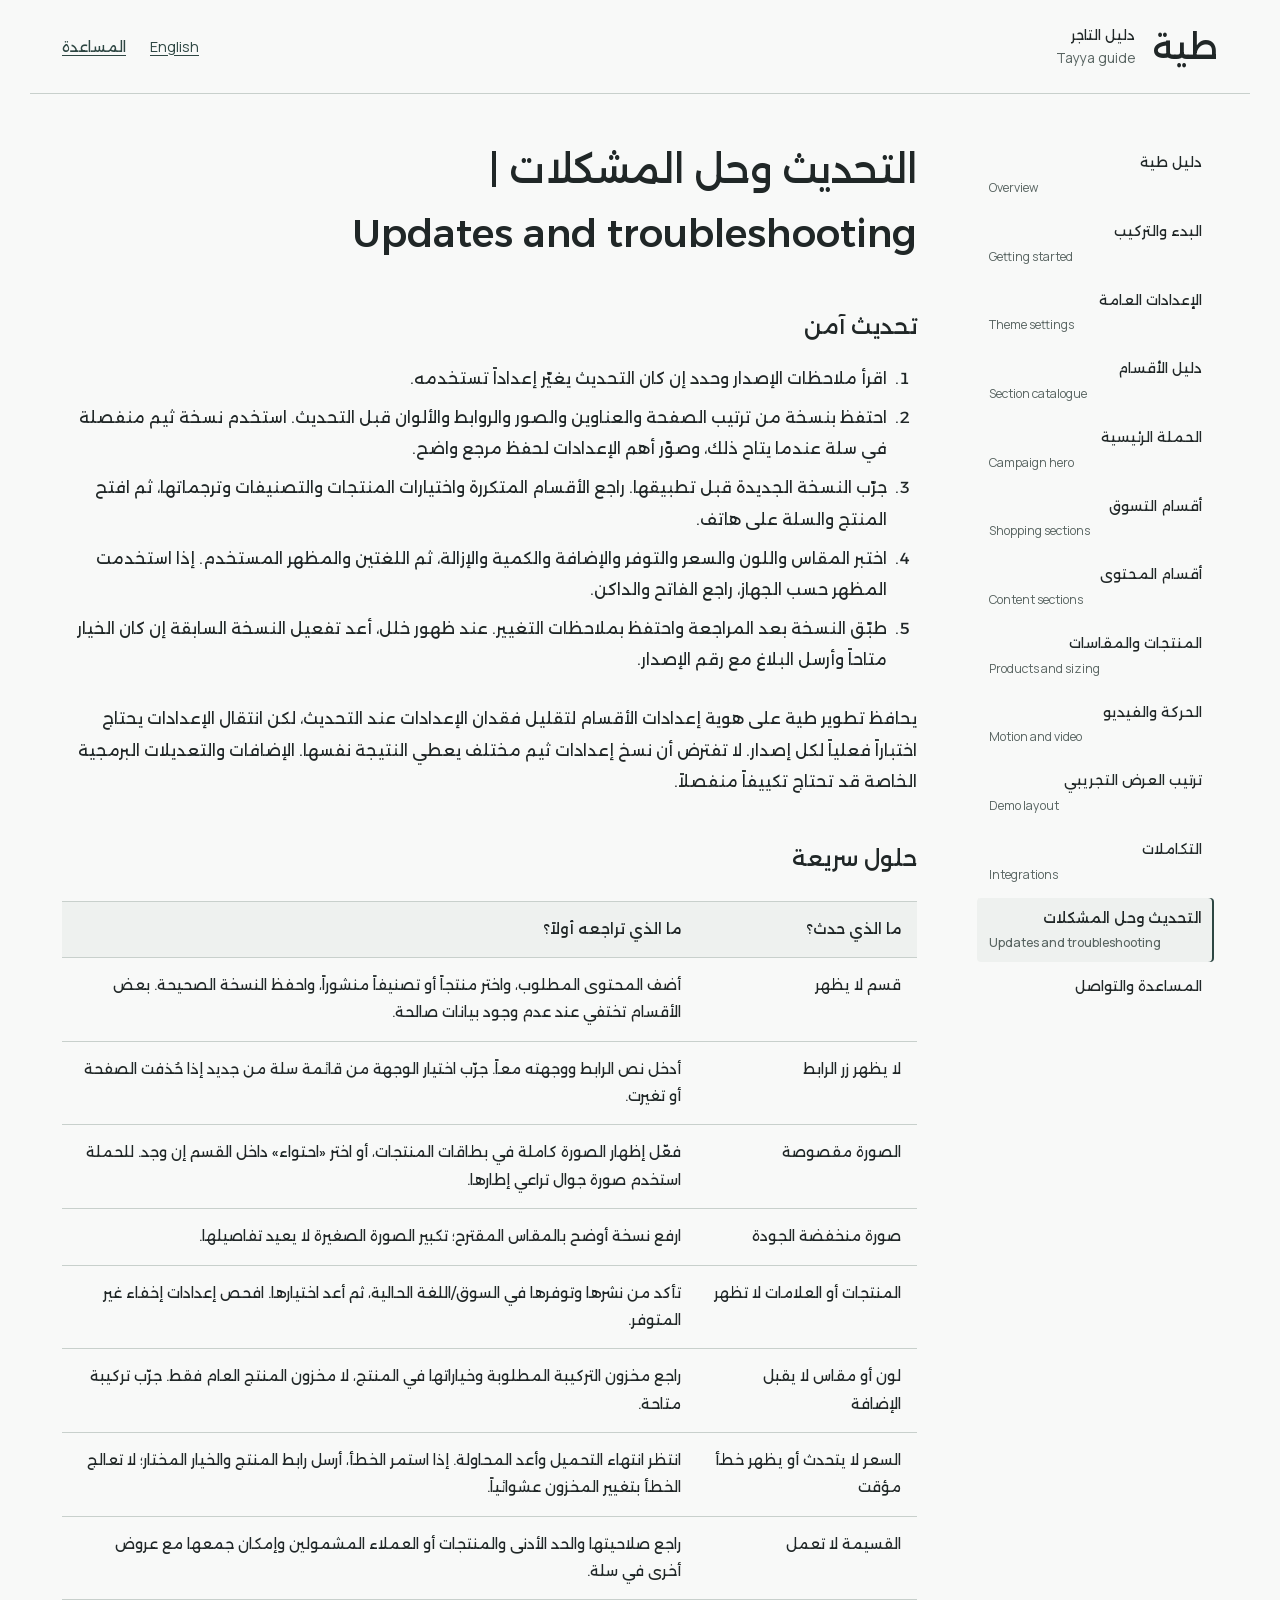
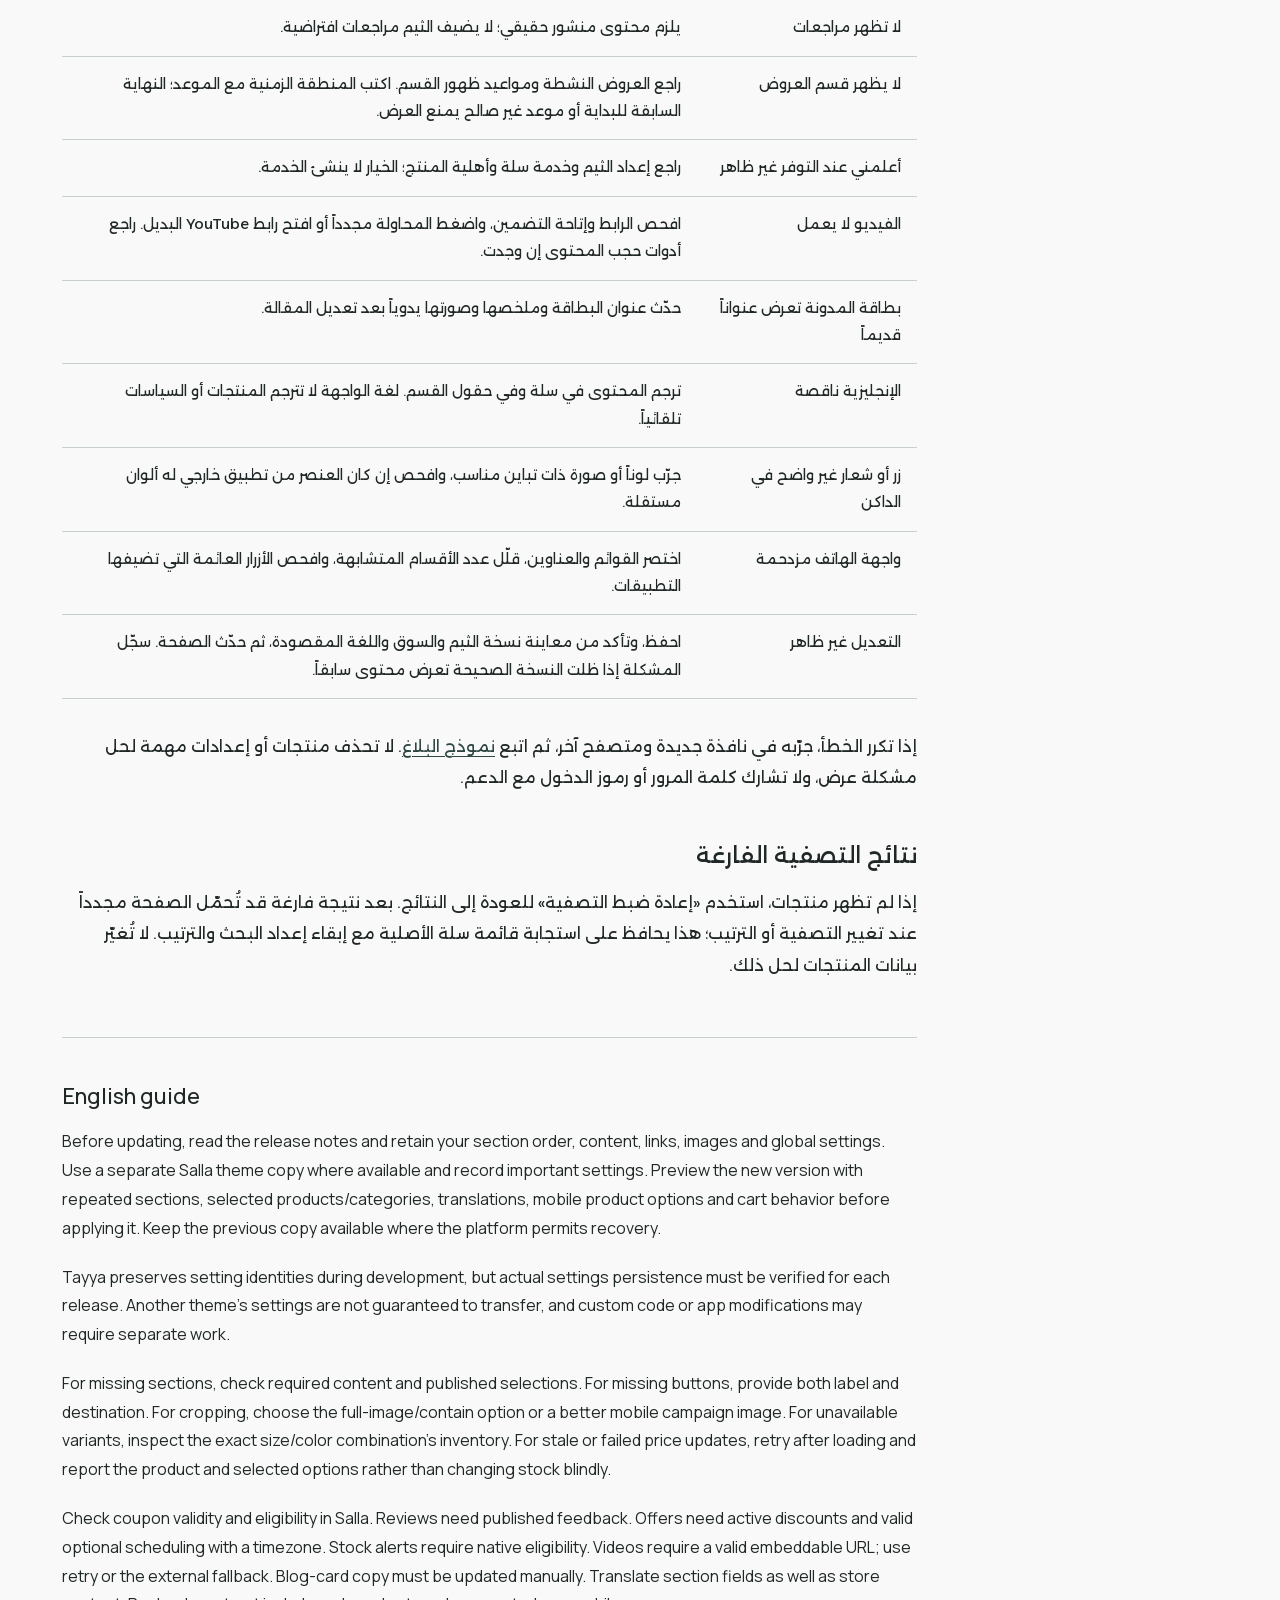
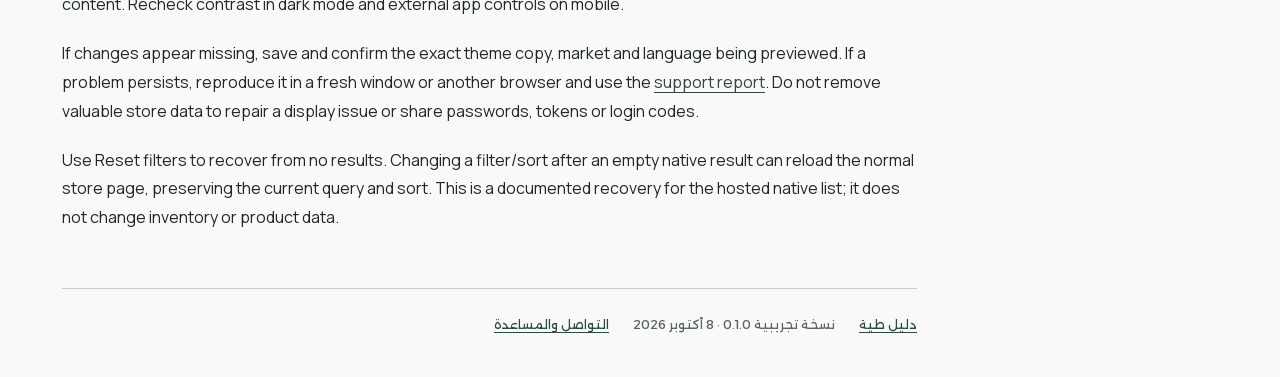
<file: updates-and-troubleshooting.html>
<!doctype html>
<html lang="ar" dir="rtl">
<head><meta charset="utf-8"><meta name="viewport" content="width=device-width, initial-scale=1">
<title>التحديث وحل المشكلات | Updates and troubleshooting — طية Tayya</title><meta name="description" content="دليل طية للتاجر: الإعداد، الأقسام، المقاسات، الصور، الحركة والدعم. Tayya merchant documentation.">
<link rel="icon" href="favicon.svg" type="image/svg+xml"><link rel="stylesheet" href="assets/fonts/tayya.css"><link rel="stylesheet" href="style.css"></head>
<body data-page="updates-and-troubleshooting"><a class="skip" href="#content">انتقل إلى المحتوى</a>
<header><a class="brand" href="index.html"><strong>طية</strong><span>دليل التاجر <span lang="en" dir="ltr">Tayya guide</span></span></a>
<div class="header-links"><a href="#english" lang="en" dir="ltr">English</a><a href="support.html">المساعدة</a></div></header>
<div class="layout"><aside class="desktop-nav"><nav aria-label="أدلة طية"><a href="index.html">دليل طية<span lang="en" dir="ltr">Overview</span></a><a href="getting-started.html">البدء والتركيب<span lang="en" dir="ltr">Getting started</span></a><a href="settings.html">الإعدادات العامة<span lang="en" dir="ltr">Theme settings</span></a><a href="catalogue.html">دليل الأقسام<span lang="en" dir="ltr">Section catalogue</span></a><a href="campaign.html">الحملة الرئيسية<span lang="en" dir="ltr">Campaign hero</span></a><a href="commerce.html">أقسام التسوق<span lang="en" dir="ltr">Shopping sections</span></a><a href="editorial.html">أقسام المحتوى<span lang="en" dir="ltr">Content sections</span></a><a href="products-and-content.html">المنتجات والمقاسات<span lang="en" dir="ltr">Products and sizing</span></a><a href="motion-and-video.html">الحركة والفيديو<span lang="en" dir="ltr">Motion and video</span></a><a href="demo-layout.html">ترتيب العرض التجريبي<span lang="en" dir="ltr">Demo layout</span></a><a href="integrations.html">التكاملات<span lang="en" dir="ltr">Integrations</span></a><a href="updates-and-troubleshooting.html" aria-current="page">التحديث وحل المشكلات<span lang="en" dir="ltr">Updates and troubleshooting</span></a><a href="support.html">المساعدة والتواصل<span lang="en" dir="ltr">Help and contact</span></a></nav></aside>
<div class="reading"><details class="mobile-nav"><summary>فهرس الدليل <span lang="en" dir="ltr">Contents</span></summary><nav aria-label="أدلة طية"><a href="index.html">دليل طية<span lang="en" dir="ltr">Overview</span></a><a href="getting-started.html">البدء والتركيب<span lang="en" dir="ltr">Getting started</span></a><a href="settings.html">الإعدادات العامة<span lang="en" dir="ltr">Theme settings</span></a><a href="catalogue.html">دليل الأقسام<span lang="en" dir="ltr">Section catalogue</span></a><a href="campaign.html">الحملة الرئيسية<span lang="en" dir="ltr">Campaign hero</span></a><a href="commerce.html">أقسام التسوق<span lang="en" dir="ltr">Shopping sections</span></a><a href="editorial.html">أقسام المحتوى<span lang="en" dir="ltr">Content sections</span></a><a href="products-and-content.html">المنتجات والمقاسات<span lang="en" dir="ltr">Products and sizing</span></a><a href="motion-and-video.html">الحركة والفيديو<span lang="en" dir="ltr">Motion and video</span></a><a href="demo-layout.html">ترتيب العرض التجريبي<span lang="en" dir="ltr">Demo layout</span></a><a href="integrations.html">التكاملات<span lang="en" dir="ltr">Integrations</span></a><a href="updates-and-troubleshooting.html" aria-current="page">التحديث وحل المشكلات<span lang="en" dir="ltr">Updates and troubleshooting</span></a><a href="support.html">المساعدة والتواصل<span lang="en" dir="ltr">Help and contact</span></a></nav></details>
<main id="content" tabindex="-1"><h1 id="updates-and-troubleshooting">التحديث وحل المشكلات | Updates and troubleshooting</h1>
<h2 id="_1">تحديث آمن</h2>
<ol>
<li>اقرأ ملاحظات الإصدار وحدد إن كان التحديث يغيّر إعداداً تستخدمه.</li>
<li>احتفظ بنسخة من ترتيب الصفحة والعناوين والصور والروابط والألوان قبل التحديث. استخدم نسخة ثيم منفصلة في سلة عندما يتاح ذلك، وصوّر أهم الإعدادات لحفظ مرجع واضح.</li>
<li>جرّب النسخة الجديدة قبل تطبيقها. راجع الأقسام المتكررة واختيارات المنتجات والتصنيفات وترجماتها، ثم افتح المنتج والسلة على هاتف.</li>
<li>اختبر المقاس واللون والسعر والتوفر والإضافة والكمية والإزالة، ثم اللغتين والمظهر المستخدم. إذا استخدمت المظهر حسب الجهاز، راجع الفاتح والداكن.</li>
<li>طبّق النسخة بعد المراجعة واحتفظ بملاحظات التغيير. عند ظهور خلل، أعد تفعيل النسخة السابقة إن كان الخيار متاحاً وأرسل البلاغ مع رقم الإصدار.</li>
</ol>
<p>يحافظ تطوير طية على هوية إعدادات الأقسام لتقليل فقدان الإعدادات عند التحديث، لكن انتقال الإعدادات يحتاج اختباراً فعلياً لكل إصدار. لا تفترض أن نسخ إعدادات ثيم مختلف يعطي النتيجة نفسها. الإضافات والتعديلات البرمجية الخاصة قد تحتاج تكييفاً منفصلاً.</p>
<h2 id="_2">حلول سريعة</h2>
<div class="table-scroll" role="region" tabindex="0" aria-label="جدول قابل للتمرير"><table>
<thead>
<tr>
<th scope="col">ما الذي حدث؟</th>
<th scope="col">ما الذي تراجعه أولاً؟</th>
</tr>
</thead>
<tbody>
<tr>
<td>قسم لا يظهر</td>
<td>أضف المحتوى المطلوب، واختر منتجاً أو تصنيفاً منشوراً، واحفظ النسخة الصحيحة. بعض الأقسام تختفي عند عدم وجود بيانات صالحة.</td>
</tr>
<tr>
<td>لا يظهر زر الرابط</td>
<td>أدخل نص الرابط ووجهته معاً. جرّب اختيار الوجهة من قائمة سلة من جديد إذا حُذفت الصفحة أو تغيرت.</td>
</tr>
<tr>
<td>الصورة مقصوصة</td>
<td>فعّل إظهار الصورة كاملة في بطاقات المنتجات، أو اختر «احتواء» داخل القسم إن وجد. للحملة استخدم صورة جوال تراعي إطارها.</td>
</tr>
<tr>
<td>صورة منخفضة الجودة</td>
<td>ارفع نسخة أوضح بالمقاس المقترح؛ تكبير الصورة الصغيرة لا يعيد تفاصيلها.</td>
</tr>
<tr>
<td>المنتجات أو العلامات لا تظهر</td>
<td>تأكد من نشرها وتوفرها في السوق/اللغة الحالية، ثم أعد اختيارها. افحص إعدادات إخفاء غير المتوفر.</td>
</tr>
<tr>
<td>لون أو مقاس لا يقبل الإضافة</td>
<td>راجع مخزون التركيبة المطلوبة وخياراتها في المنتج، لا مخزون المنتج العام فقط. جرّب تركيبة متاحة.</td>
</tr>
<tr>
<td>السعر لا يتحدث أو يظهر خطأ مؤقت</td>
<td>انتظر انتهاء التحميل وأعد المحاولة. إذا استمر الخطأ، أرسل رابط المنتج والخيار المختار؛ لا تعالج الخطأ بتغيير المخزون عشوائياً.</td>
</tr>
<tr>
<td>القسيمة لا تعمل</td>
<td>راجع صلاحيتها والحد الأدنى والمنتجات أو العملاء المشمولين وإمكان جمعها مع عروض أخرى في سلة.</td>
</tr>
<tr>
<td>لا تظهر مراجعات</td>
<td>يلزم محتوى منشور حقيقي؛ لا يضيف الثيم مراجعات افتراضية.</td>
</tr>
<tr>
<td>لا يظهر قسم العروض</td>
<td>راجع العروض النشطة ومواعيد ظهور القسم. اكتب المنطقة الزمنية مع الموعد؛ النهاية السابقة للبداية أو موعد غير صالح يمنع العرض.</td>
</tr>
<tr>
<td>أعلمني عند التوفر غير ظاهر</td>
<td>راجع إعداد الثيم وخدمة سلة وأهلية المنتج؛ الخيار لا ينشئ الخدمة.</td>
</tr>
<tr>
<td>الفيديو لا يعمل</td>
<td>افحص الرابط وإتاحة التضمين، واضغط المحاولة مجدداً أو افتح رابط YouTube البديل. راجع أدوات حجب المحتوى إن وجدت.</td>
</tr>
<tr>
<td>بطاقة المدونة تعرض عنواناً قديماً</td>
<td>حدّث عنوان البطاقة وملخصها وصورتها يدوياً بعد تعديل المقالة.</td>
</tr>
<tr>
<td>الإنجليزية ناقصة</td>
<td>ترجم المحتوى في سلة وفي حقول القسم. لغة الواجهة لا تترجم المنتجات أو السياسات تلقائياً.</td>
</tr>
<tr>
<td>زر أو شعار غير واضح في الداكن</td>
<td>جرّب لوناً أو صورة ذات تباين مناسب، وافحص إن كان العنصر من تطبيق خارجي له ألوان مستقلة.</td>
</tr>
<tr>
<td>واجهة الهاتف مزدحمة</td>
<td>اختصر القوائم والعناوين، قلّل عدد الأقسام المتشابهة، وافحص الأزرار العائمة التي تضيفها التطبيقات.</td>
</tr>
<tr>
<td>التعديل غير ظاهر</td>
<td>احفظ، وتأكد من معاينة نسخة الثيم والسوق واللغة المقصودة، ثم حدّث الصفحة. سجّل المشكلة إذا ظلت النسخة الصحيحة تعرض محتوى سابقاً.</td>
</tr>
</tbody>
</table></div>
<p>إذا تكرر الخطأ، جرّبه في نافذة جديدة ومتصفح آخر، ثم اتبع <a href="support.html">نموذج البلاغ</a>. لا تحذف منتجات أو إعدادات مهمة لحل مشكلة عرض، ولا تشارك كلمة المرور أو رموز الدخول مع الدعم.</p>
<h2 id="_3">نتائج التصفية الفارغة</h2>
<p>إذا لم تظهر منتجات، استخدم «إعادة ضبط التصفية» للعودة إلى النتائج. بعد نتيجة فارغة قد تُحمّل الصفحة مجدداً عند تغيير التصفية أو الترتيب؛ هذا يحافظ على استجابة قائمة سلة الأصلية مع إبقاء إعداد البحث والترتيب. لا تُغيّر بيانات المنتجات لحل ذلك.</p><section id="english" lang="en" dir="ltr"><h2>English guide</h2><p>Before updating, read the release notes and retain your section order, content, links, images and global settings. Use a separate Salla theme copy where available and record important settings. Preview the new version with repeated sections, selected products/categories, translations, mobile product options and cart behavior before applying it. Keep the previous copy available where the platform permits recovery.</p>
<p>Tayya preserves setting identities during development, but actual settings persistence must be verified for each release. Another theme's settings are not guaranteed to transfer, and custom code or app modifications may require separate work.</p>
<p>For missing sections, check required content and published selections. For missing buttons, provide both label and destination. For cropping, choose the full-image/contain option or a better mobile campaign image. For unavailable variants, inspect the exact size/color combination's inventory. For stale or failed price updates, retry after loading and report the product and selected options rather than changing stock blindly.</p>
<p>Check coupon validity and eligibility in Salla. Reviews need published feedback. Offers need active discounts and valid optional scheduling with a timezone. Stock alerts require native eligibility. Videos require a valid embeddable URL; use retry or the external fallback. Blog-card copy must be updated manually. Translate section fields as well as store content. Recheck contrast in dark mode and external app controls on mobile.</p>
<p>If changes appear missing, save and confirm the exact theme copy, market and language being previewed. If a problem persists, reproduce it in a fresh window or another browser and use the <a href="support.html">support report</a>. Do not remove valuable store data to repair a display issue or share passwords, tokens or login codes.</p>
<p>Use Reset filters to recover from no results. Changing a filter/sort after an empty native result can reload the normal store page, preserving the current query and sort. This is a documented recovery for the hosted native list; it does not change inventory or product data.</p></section></main>
<footer><a href="index.html">دليل طية</a><span>نسخة تجريبية <bdi>0.1.0</bdi> · <time datetime="2026-10-08">8 أكتوبر 2026</time></span><a href="support.html">التواصل والمساعدة</a></footer></div></div></body></html>
</file>
<file: assets/fonts/tayya.css>
@font-face {
  font-family: 'Alexandria';
  font-style: normal;
  font-weight: 400 600;
  font-display: swap;
  src: url(alexandria-arabic.woff2) format('woff2');
  unicode-range: U+0600-06FF, U+0750-077F, U+0870-088E, U+0890-0891, U+0897-08E1, U+08E3-08FF, U+200C-200E, U+2010-2011, U+204F, U+2E41, U+FB50-FDFF, U+FE70-FE74, U+FE76-FEFC, U+102E0-102FB, U+10E60-10E7E, U+10EC2-10EC4, U+10EFC-10EFF, U+1EE00-1EE03, U+1EE05-1EE1F, U+1EE21-1EE22, U+1EE24, U+1EE27, U+1EE29-1EE32, U+1EE34-1EE37, U+1EE39, U+1EE3B, U+1EE42, U+1EE47, U+1EE49, U+1EE4B, U+1EE4D-1EE4F, U+1EE51-1EE52, U+1EE54, U+1EE57, U+1EE59, U+1EE5B, U+1EE5D, U+1EE5F, U+1EE61-1EE62, U+1EE64, U+1EE67-1EE6A, U+1EE6C-1EE72, U+1EE74-1EE77, U+1EE79-1EE7C, U+1EE7E, U+1EE80-1EE89, U+1EE8B-1EE9B, U+1EEA1-1EEA3, U+1EEA5-1EEA9, U+1EEAB-1EEBB, U+1EEF0-1EEF1;
}
@font-face {
  font-family: 'Alexandria';
  font-style: normal;
  font-weight: 400 600;
  font-display: swap;
  src: url(alexandria-latin.woff2) format('woff2');
  unicode-range: U+0000-00FF, U+0131, U+0152-0153, U+02BB-02BC, U+02C6, U+02DA, U+02DC, U+0304, U+0308, U+0329, U+2000-206F, U+20AC, U+2122, U+2191, U+2193, U+2212, U+2215, U+FEFF, U+FFFD;
}

@font-face {
  font-family: 'Manrope';
  font-style: normal;
  font-weight: 400 600;
  font-display: swap;
  src: url(manrope-latin.woff2) format('woff2');
  unicode-range: U+0000-00FF, U+0131, U+0152-0153, U+02BB-02BC, U+02C6, U+02DA, U+02DC, U+0304, U+0308, U+0329, U+2000-206F, U+20AC, U+2122, U+2191, U+2193, U+2212, U+2215, U+FEFF, U+FFFD;
}
</file>
<file: style.css>
:root{color-scheme:light;--ink:#202727;--muted:#586461;--paper:#f8f9f8;--surface:#eef1ef;--line:#c8d0cc;--accent:#2e4743;font-family:Alexandria,Manrope,sans-serif;color:var(--ink);background:var(--paper)}
*{box-sizing:border-box}body{margin:0;font-size:16px;line-height:1.95}a{color:var(--accent);text-underline-offset:.22em;text-decoration-thickness:1px;overflow-wrap:anywhere}a:hover{text-decoration-thickness:2px}a:focus-visible,summary:focus-visible,.table-scroll:focus-visible{outline:2px solid var(--ink);outline-offset:4px}::selection{background:var(--accent);color:var(--paper)}[lang=en]{font-family:Manrope,Alexandria,sans-serif}header{max-width:1220px;margin:auto;padding:24px 32px;display:flex;align-items:center;justify-content:space-between;gap:24px;border-bottom:1px solid var(--line)}.brand{display:flex;align-items:center;gap:18px;text-decoration:none;color:var(--ink)}.brand strong{font-size:2.1rem;font-weight:500;line-height:1.3}.brand>span{font-size:.86rem;line-height:1.65}.brand>span>span{display:block;color:var(--muted)}.header-links{display:flex;gap:24px;font-size:.9rem}.header-links a{display:flex;align-items:center;min-height:44px}.layout{max-width:1220px;margin:auto;display:grid;grid-template-columns:245px minmax(0,1fr);gap:56px;padding:44px 32px 28px}.desktop-nav{align-self:start;position:sticky;top:20px;max-height:calc(100dvh - 40px);overflow:auto;padding:4px}.desktop-nav nav,.mobile-nav nav{display:grid;gap:4px}nav a{padding:10px 12px;text-decoration:none;color:var(--ink);font-size:.87rem;line-height:1.55;border-radius:4px}nav a span{display:block;color:var(--muted);font-size:.77rem;margin-top:4px;text-align:start}nav a:hover,nav a[aria-current=page]{background:var(--surface)}nav a[aria-current=page]{box-shadow:inset -2px 0 var(--accent);font-weight:500}.reading{min-width:0}main{max-width:78ch;outline:none}h1,h2,h3{font-weight:500;line-height:1.65;text-wrap:balance}h1{font-size:clamp(1.8rem,3vw,2.5rem);margin:0 0 28px}h2{font-size:1.35rem;margin:44px 0 14px}h3{font-size:1.13rem;margin:30px 0 12px}p{margin:0 0 20px}strong{font-weight:600}li{padding-inline-start:4px;margin:8px 0}ul,ol{padding-inline-start:26px;margin:18px 0 28px}code{font-size:.9em;background:var(--surface);padding:1px 4px;border-radius:3px;direction:ltr;unicode-bidi:isolate;overflow-wrap:anywhere}pre{overflow:auto;direction:ltr;text-align:left}.table-scroll{overflow:auto;margin:24px 0 32px;border-block:1px solid var(--line);scrollbar-color:var(--line) var(--paper)}table{border-collapse:collapse;width:100%;min-width:530px;font-size:.9rem;line-height:1.9}th,td{padding:14px 16px;text-align:start;vertical-align:top;border-bottom:1px solid var(--line)}th{font-weight:500;background:var(--surface)}tr:last-child td{border-bottom:0}td:first-child{min-width:150px}#english{border-top:1px solid var(--line);margin-top:56px;padding-top:20px;scroll-margin-top:24px;line-height:1.8}#english h2{margin-top:20px}#english h1{font-size:1.7rem}footer{display:flex;flex-wrap:wrap;gap:10px 24px;border-top:1px solid var(--line);margin-top:56px;padding-top:24px;font-size:.78rem;color:var(--muted)}footer a{min-height:36px}.skip{position:absolute;inset-inline-start:20px;top:-100px;padding:12px 20px;z-index:2;background:var(--ink);color:var(--paper)}.skip:focus{top:12px}.mobile-nav{display:none}
@media(max-width:800px){header{padding:20px;gap:12px}.header-links{gap:16px}.brand{gap:12px}.brand strong{font-size:1.85rem}.brand>span{font-size:.74rem}.layout{display:block;padding:24px 20px}.desktop-nav{display:none}.mobile-nav{display:block;border-block:1px solid var(--line);margin-bottom:32px}.mobile-nav summary{padding:12px 4px;cursor:pointer;font-size:.9rem;min-height:48px}.mobile-nav summary span{font-size:.8rem;color:var(--muted);margin-inline-start:8px}.mobile-nav nav{padding-bottom:12px}h1{font-size:1.8rem}h2{font-size:1.22rem;margin-top:32px}main{font-size:.95rem}.table-scroll{margin-block:20px}th,td{padding:12px}footer{margin-top:40px;display:grid;gap:8px}#english{margin-top:40px}.header-links a{font-size:.83rem}}
@media print{header,.desktop-nav,.mobile-nav,.skip,.header-links,footer{display:none}.layout{display:block;padding:0}.reading,main{max-width:none}body{font-size:11pt;color:#000;background:#fff}h1,h2,h3{break-after:avoid}.table-scroll{overflow:visible}table{min-width:0}a{color:#000}#english{break-before:page}}
body[data-page=index] table{min-width:0}body[data-page=index] td:first-child{min-width:0;width:58%}
</file>
